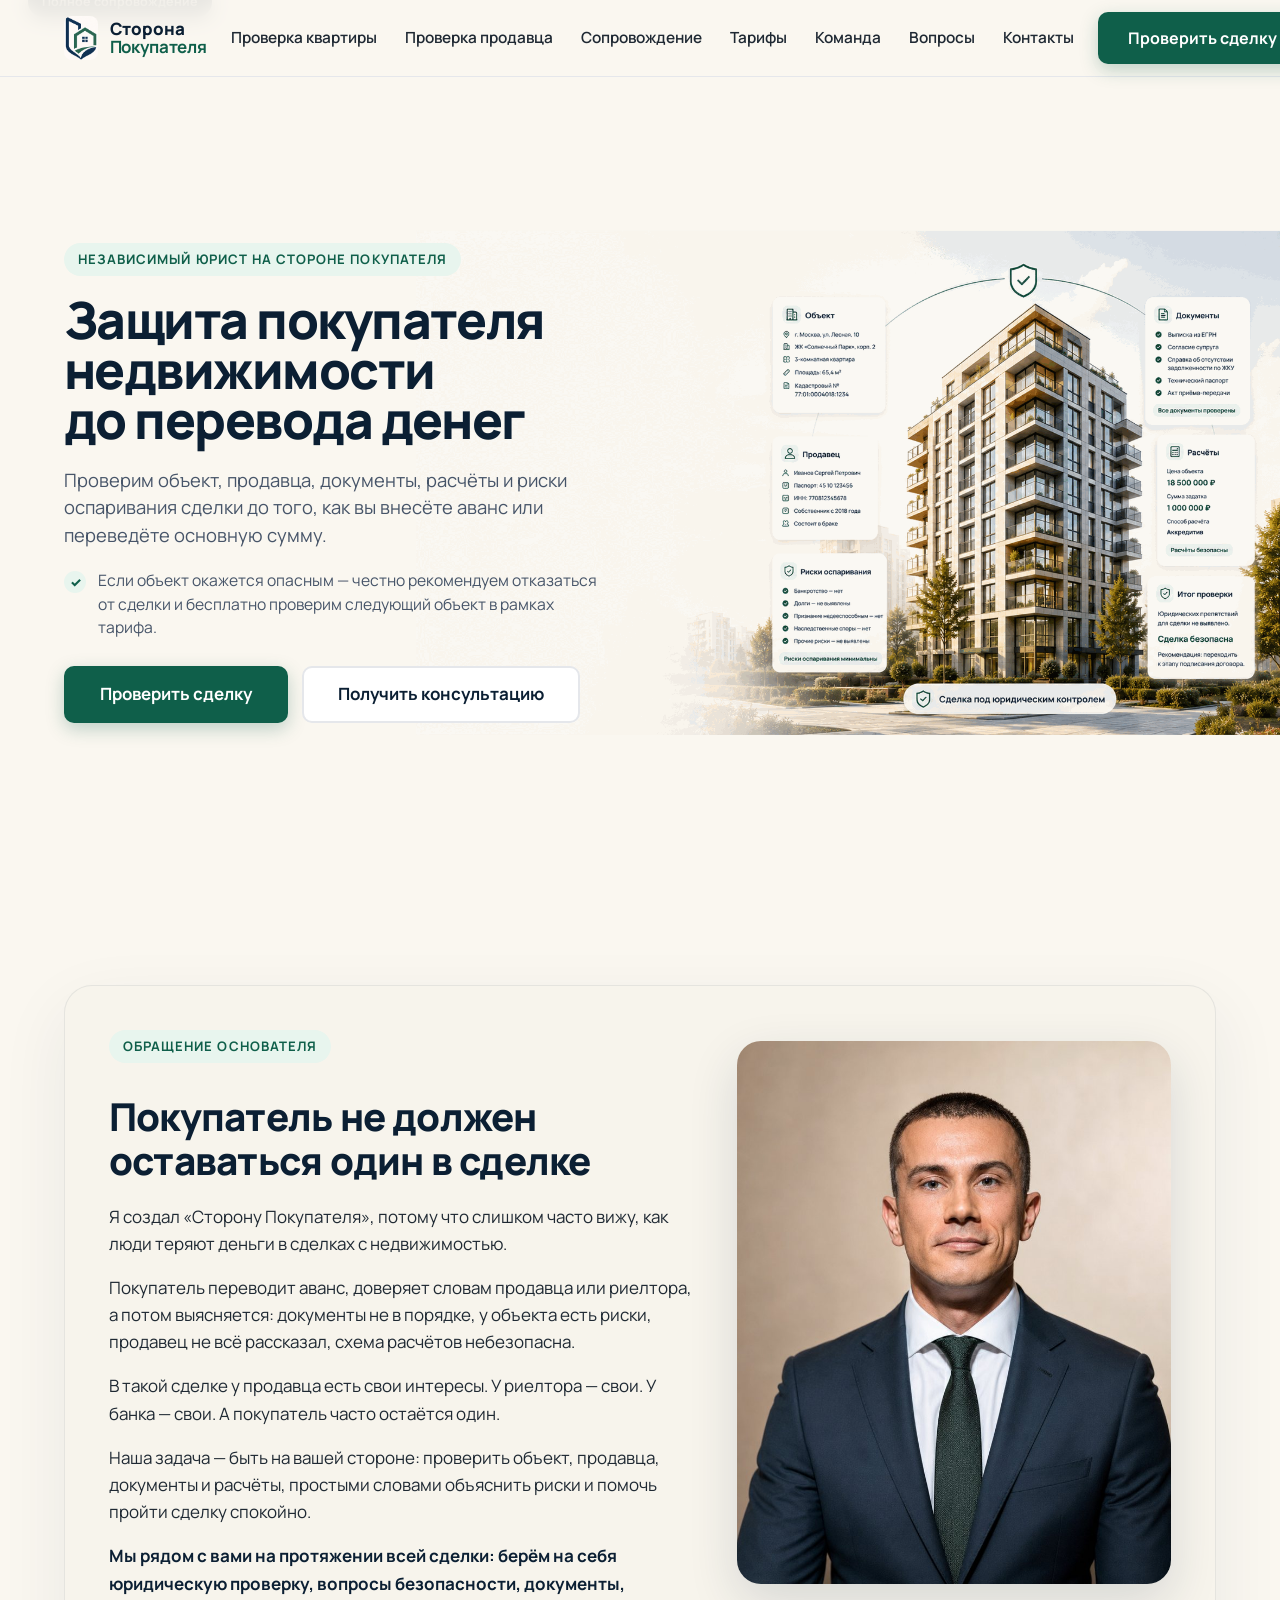
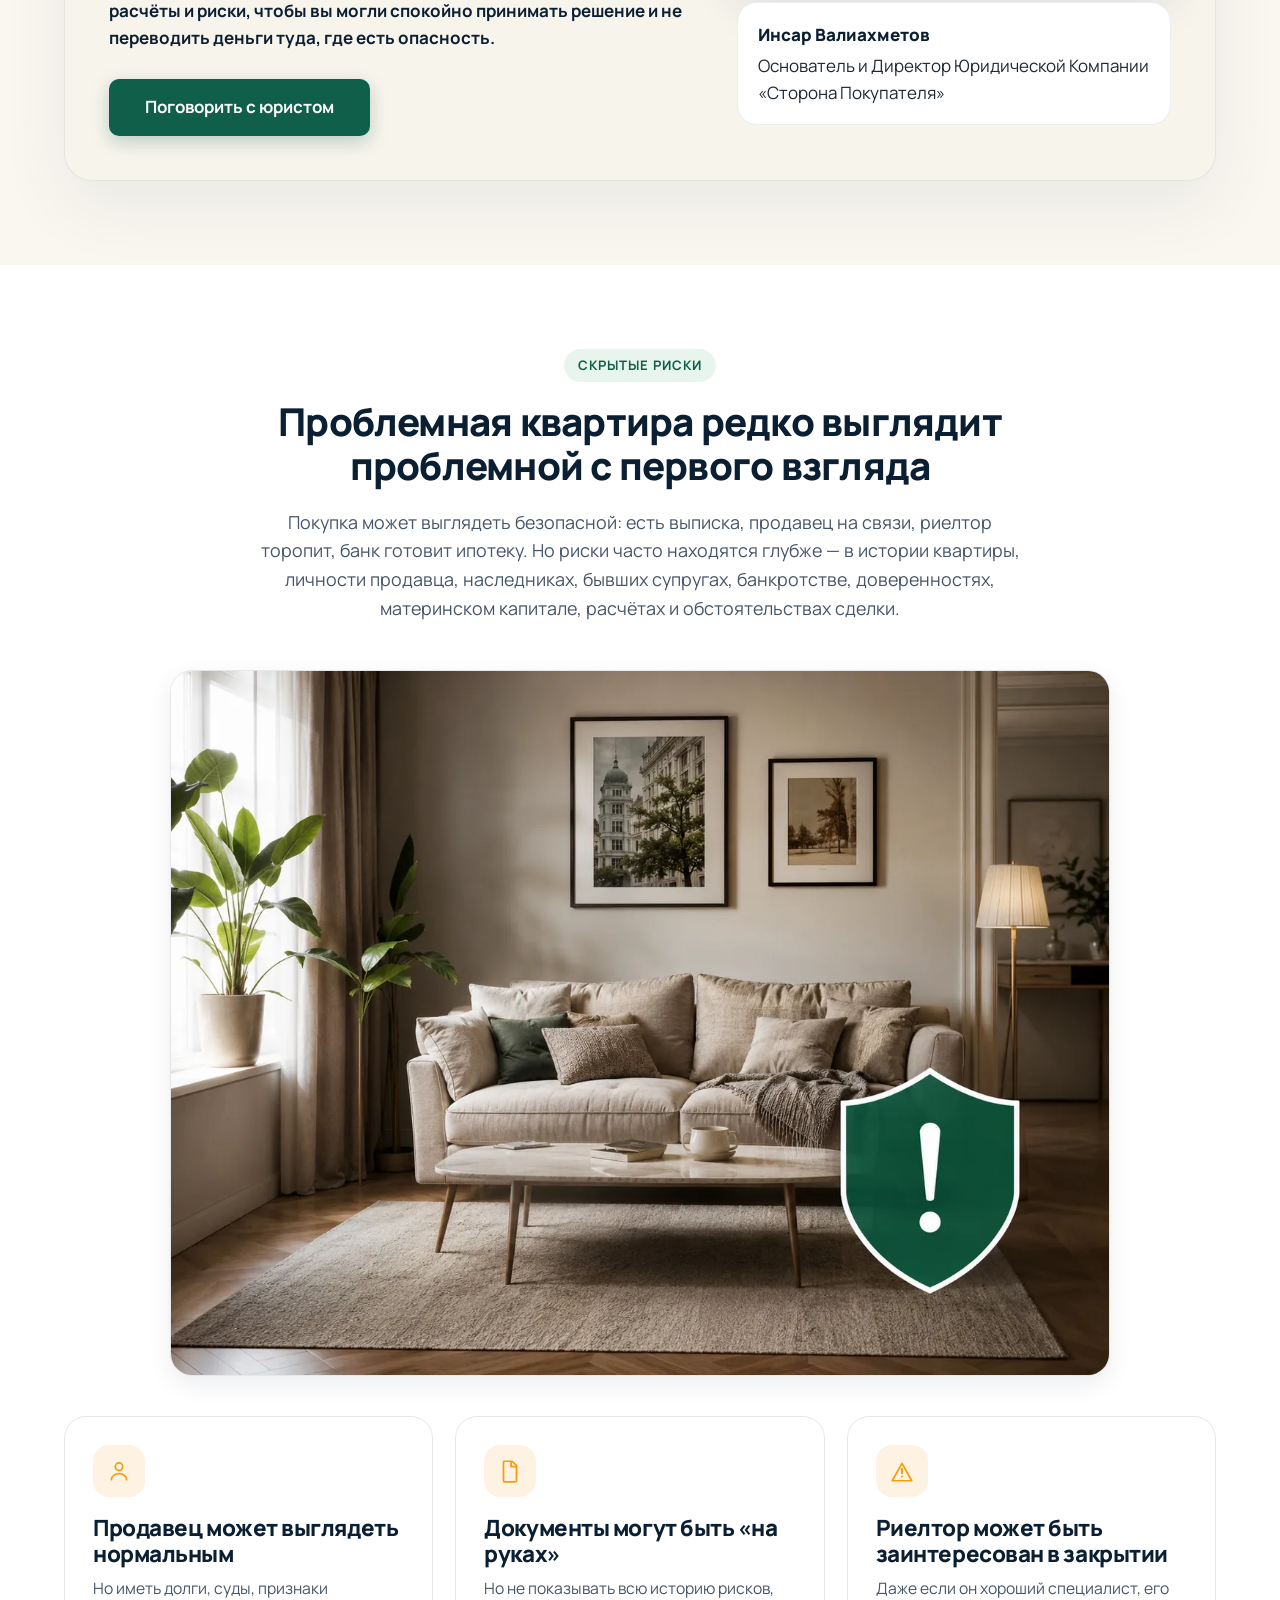
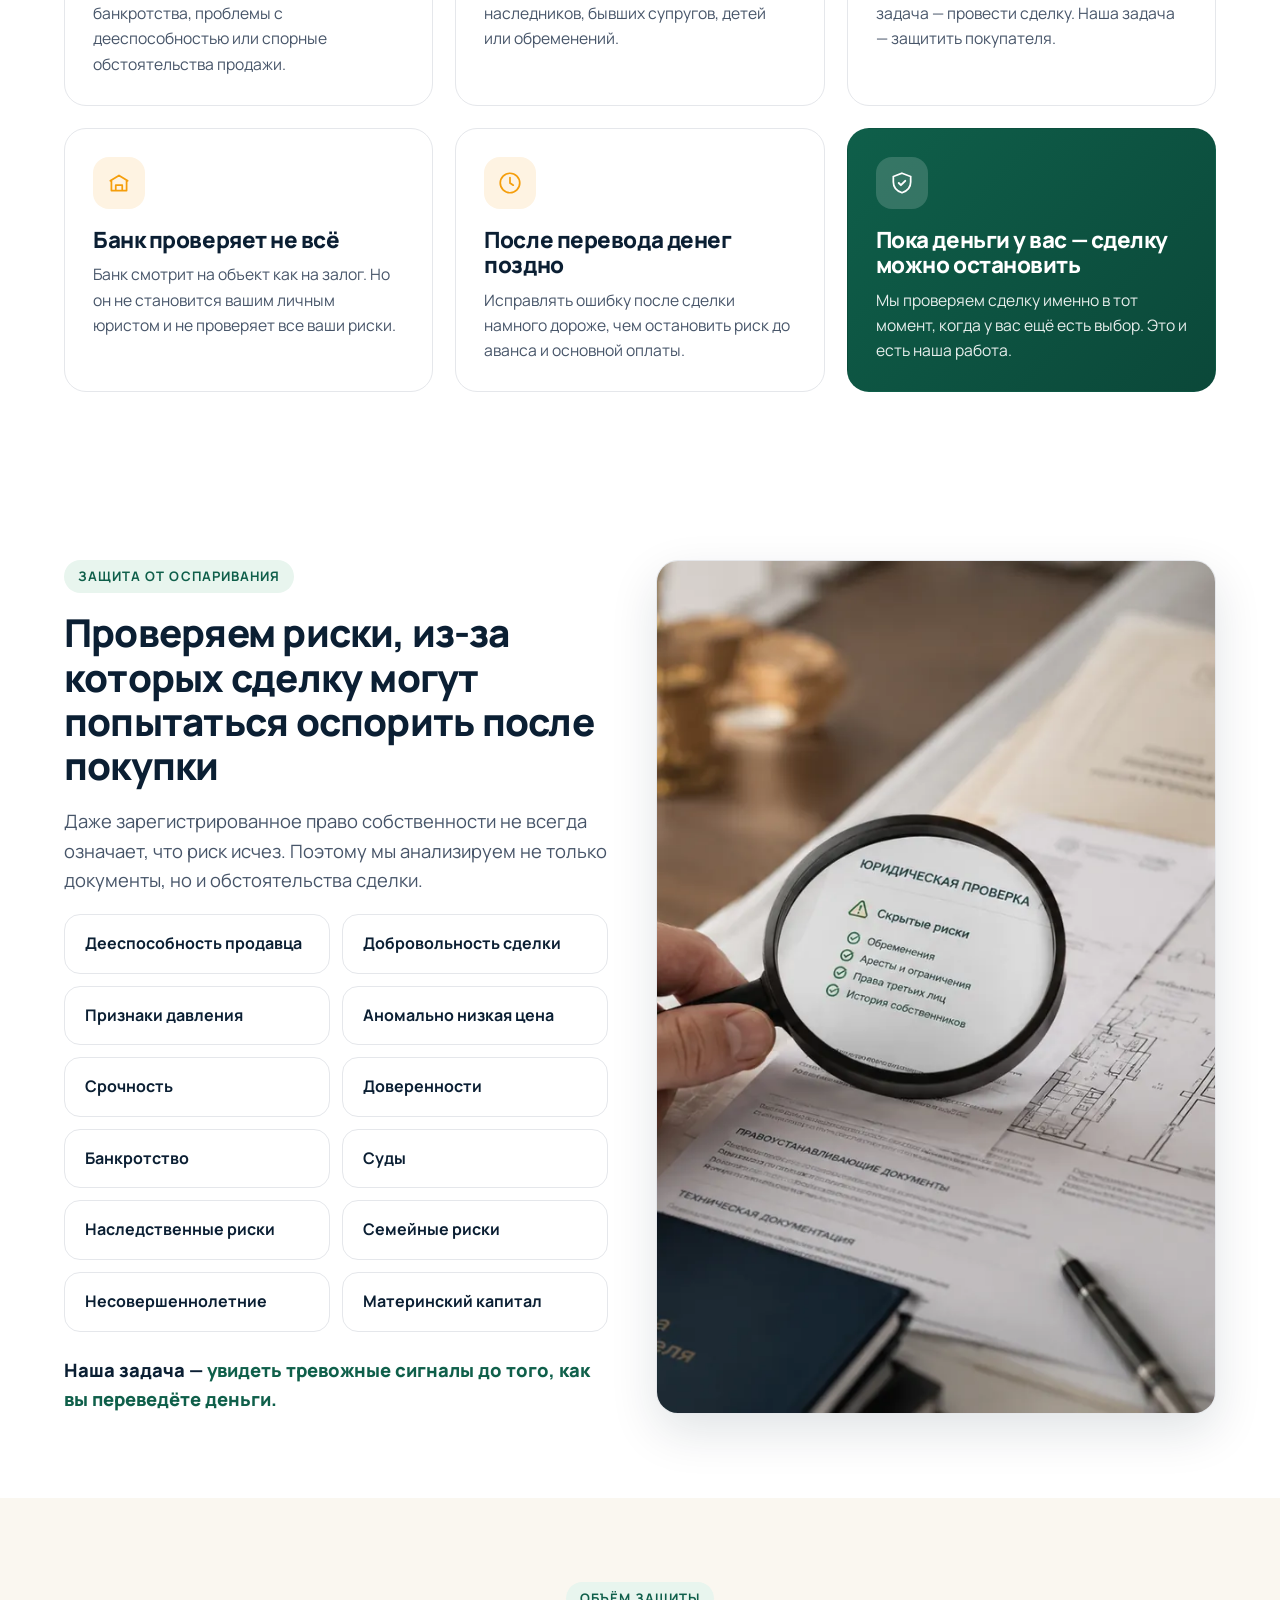
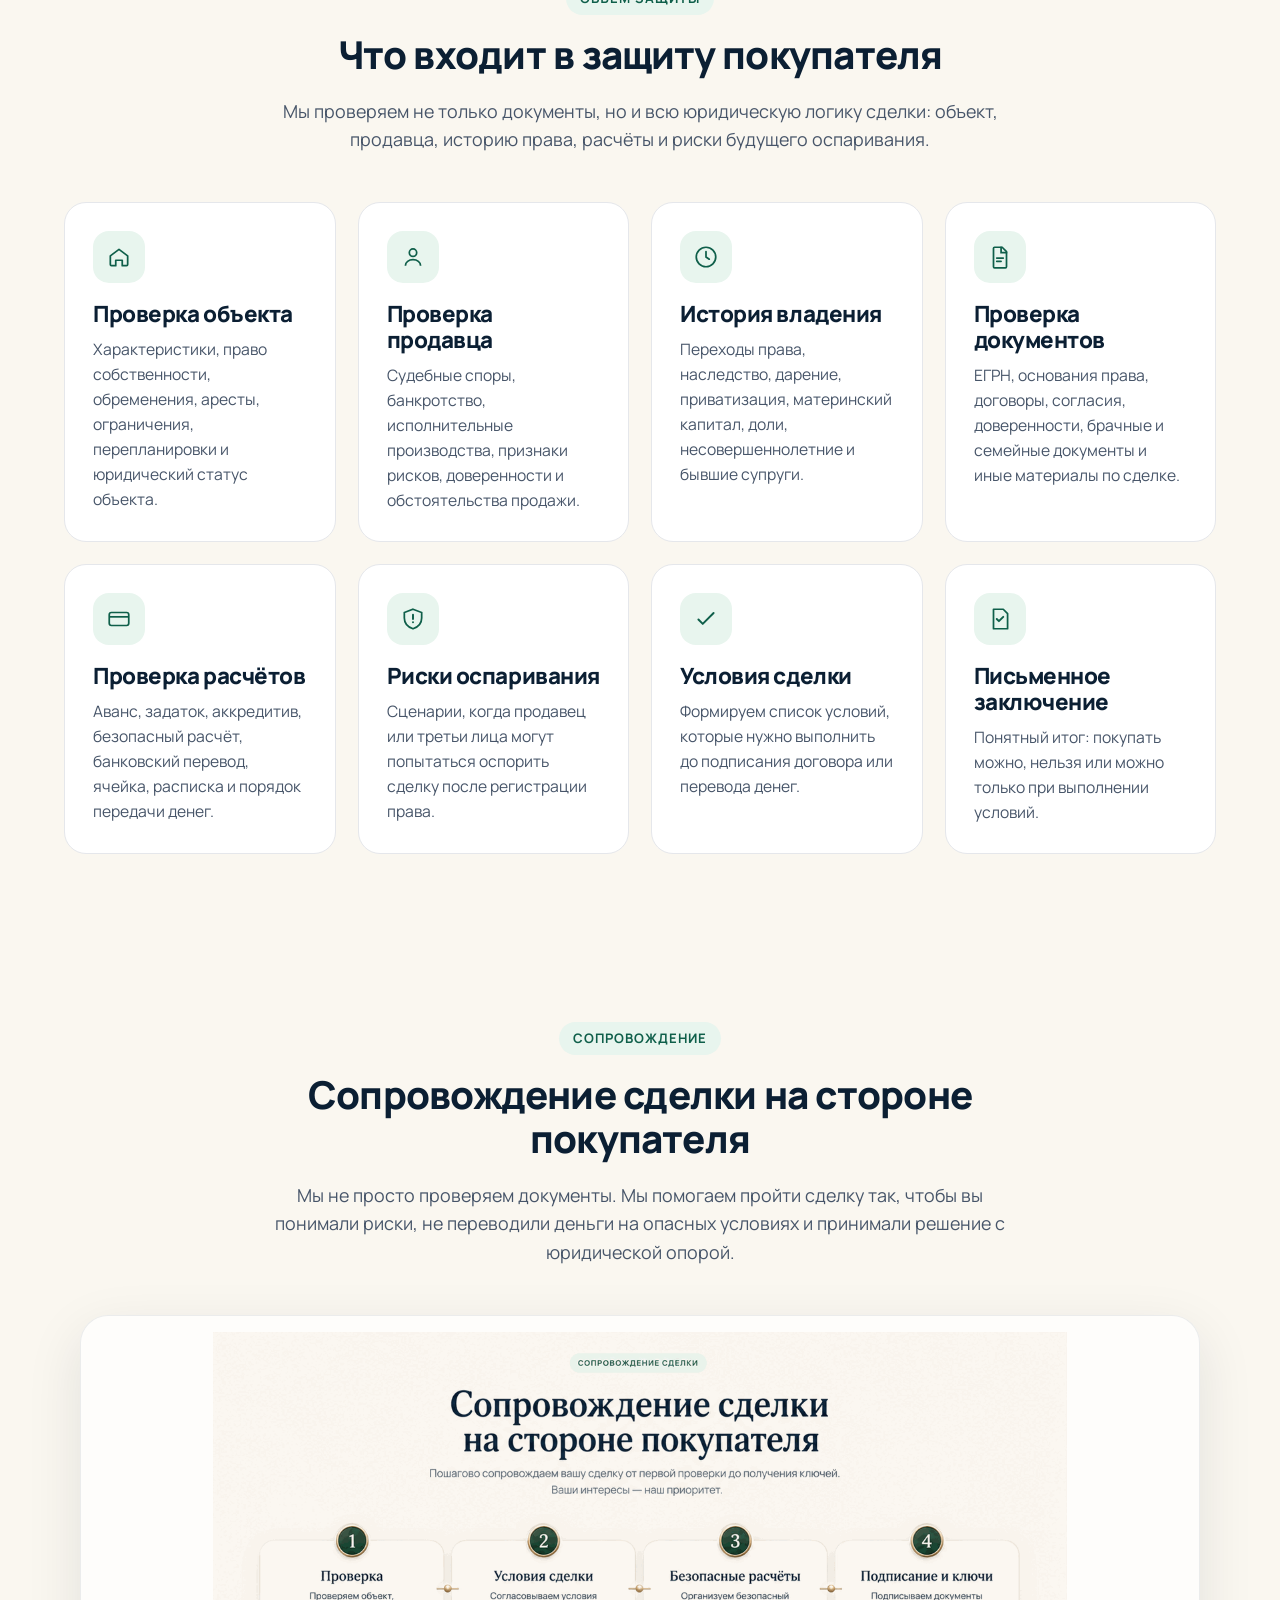
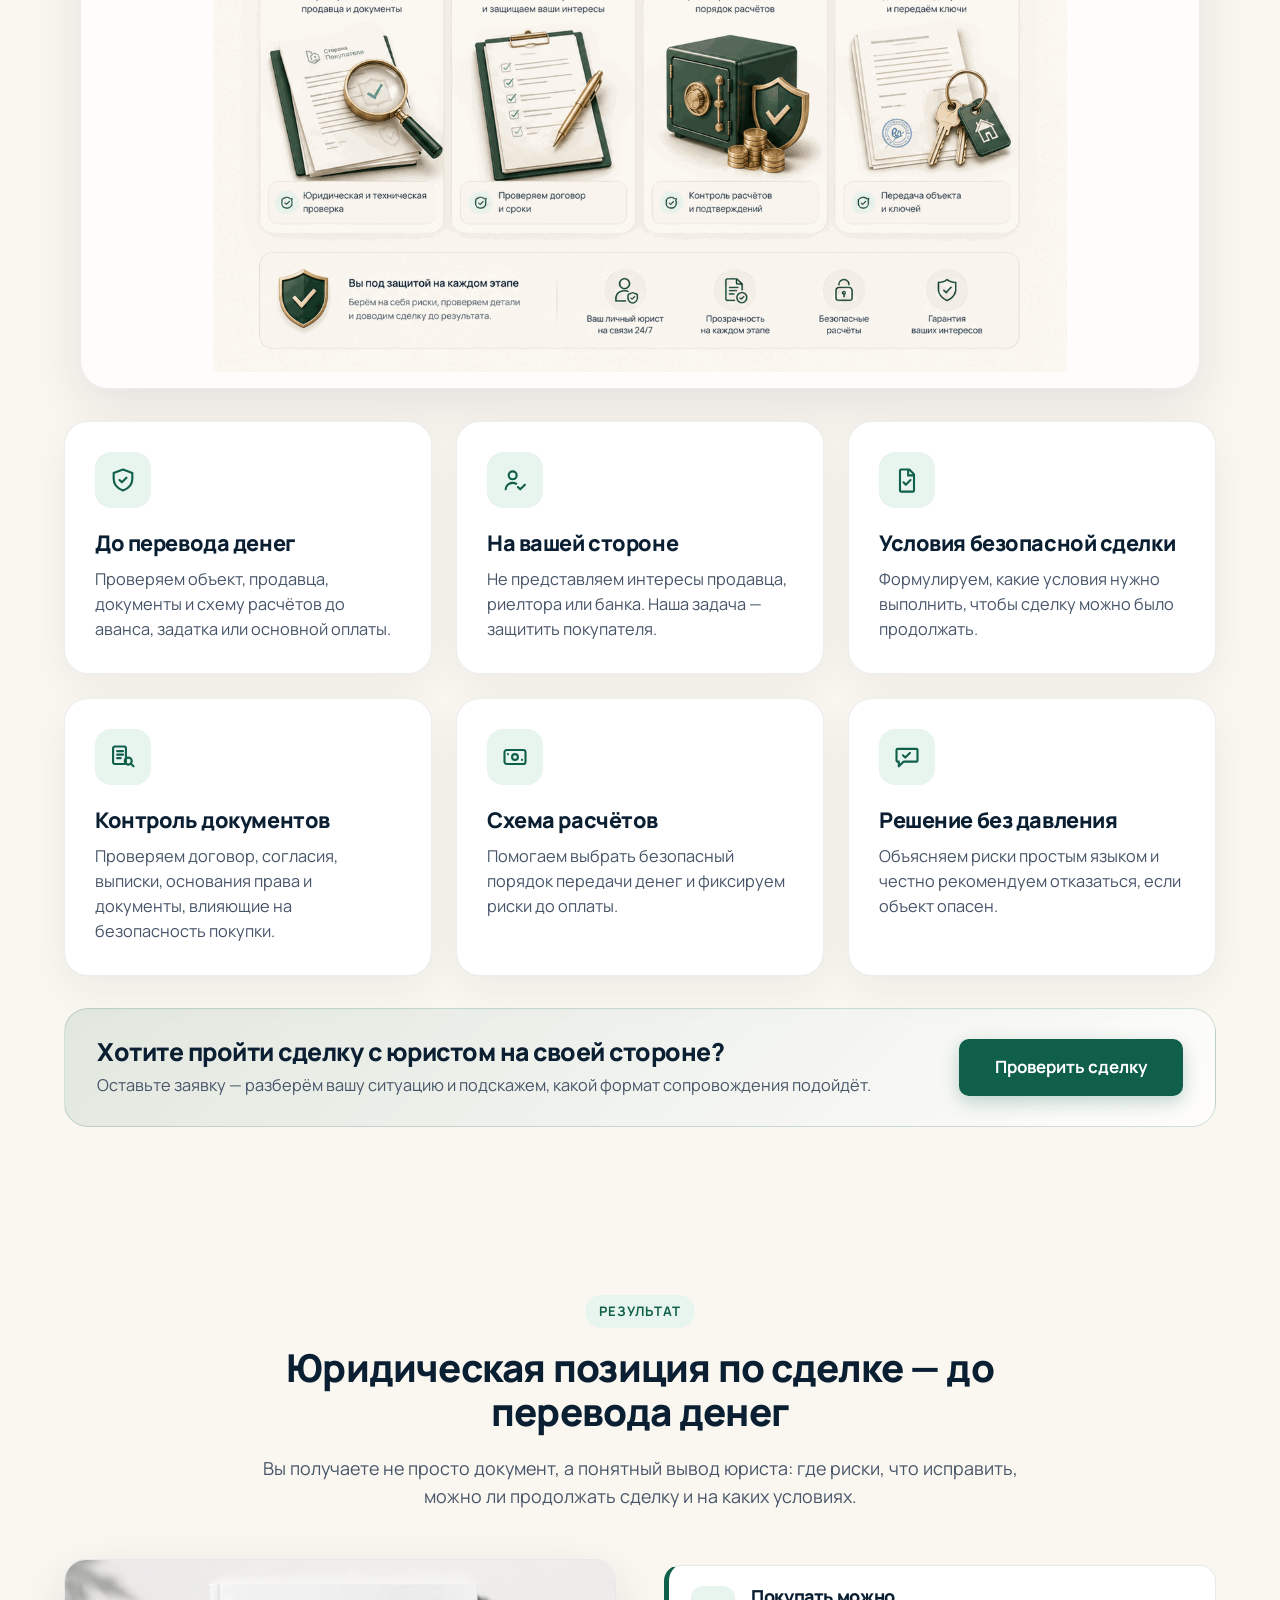
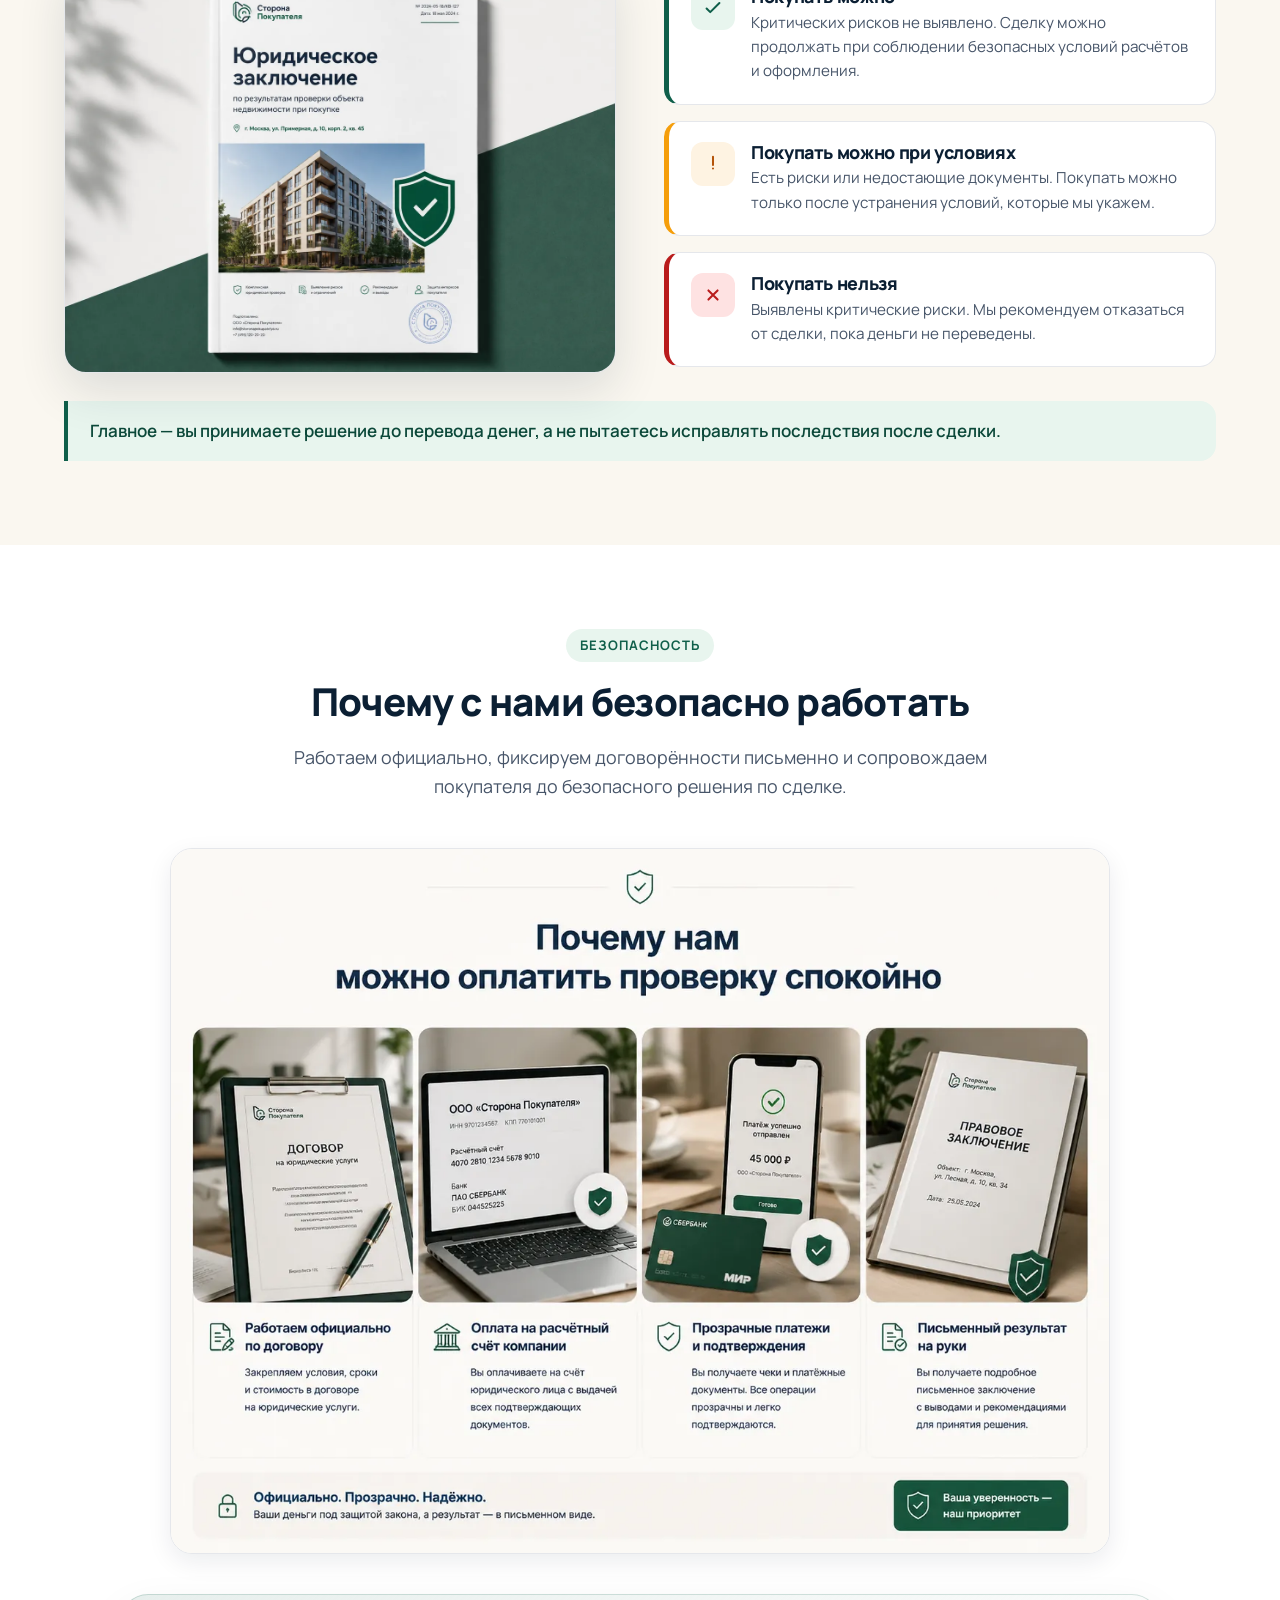
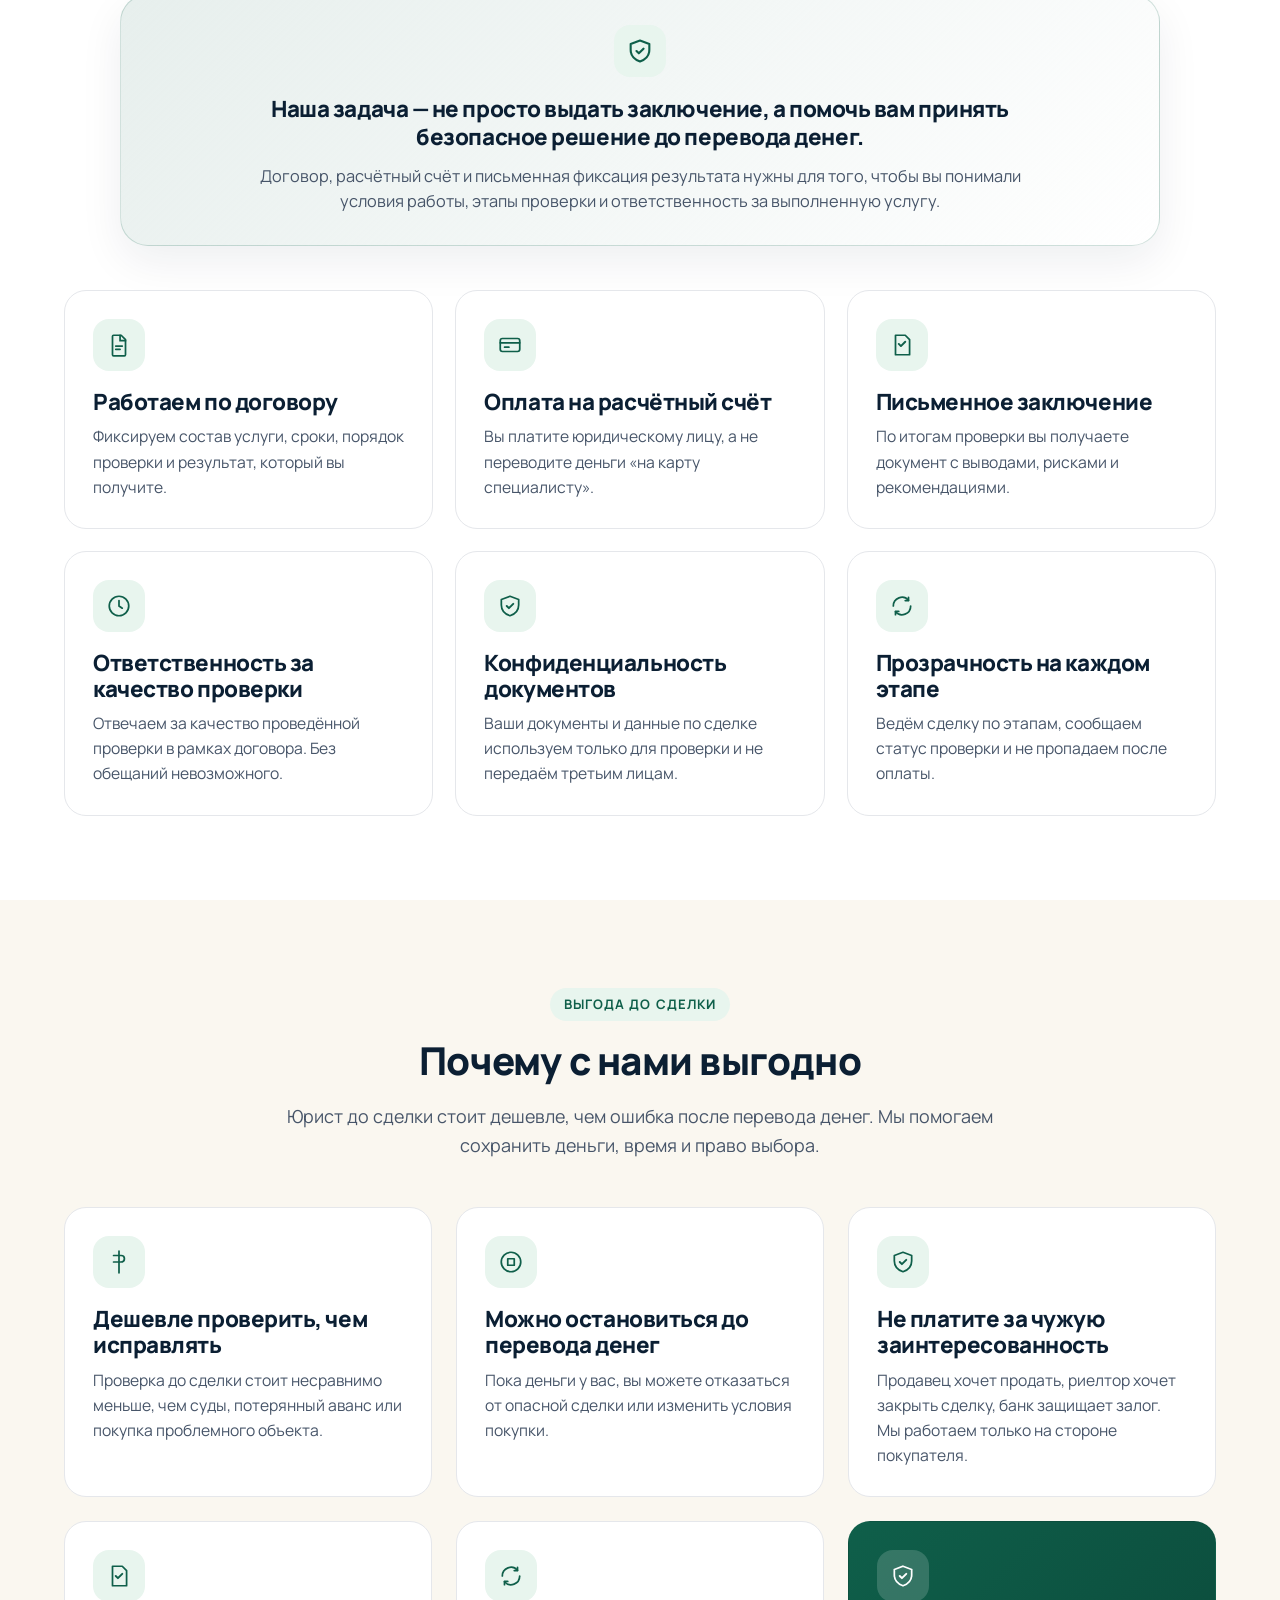
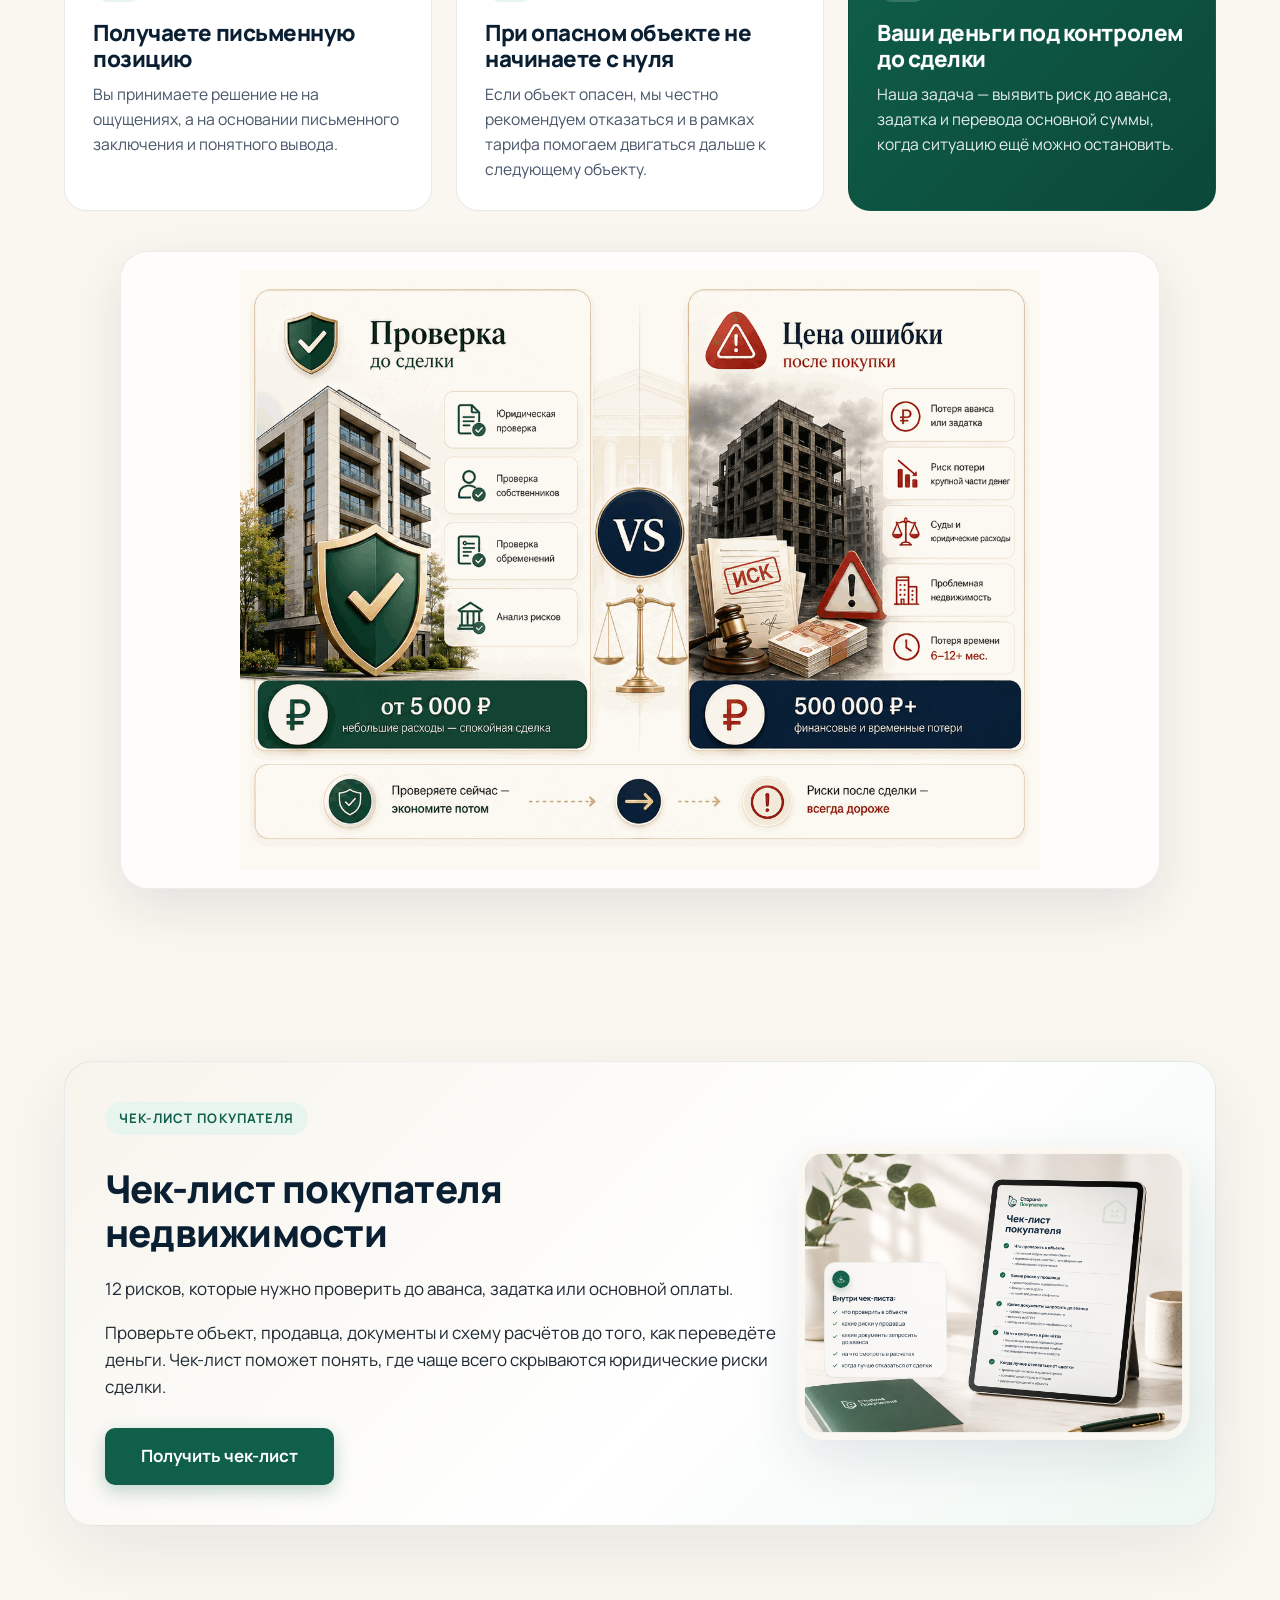
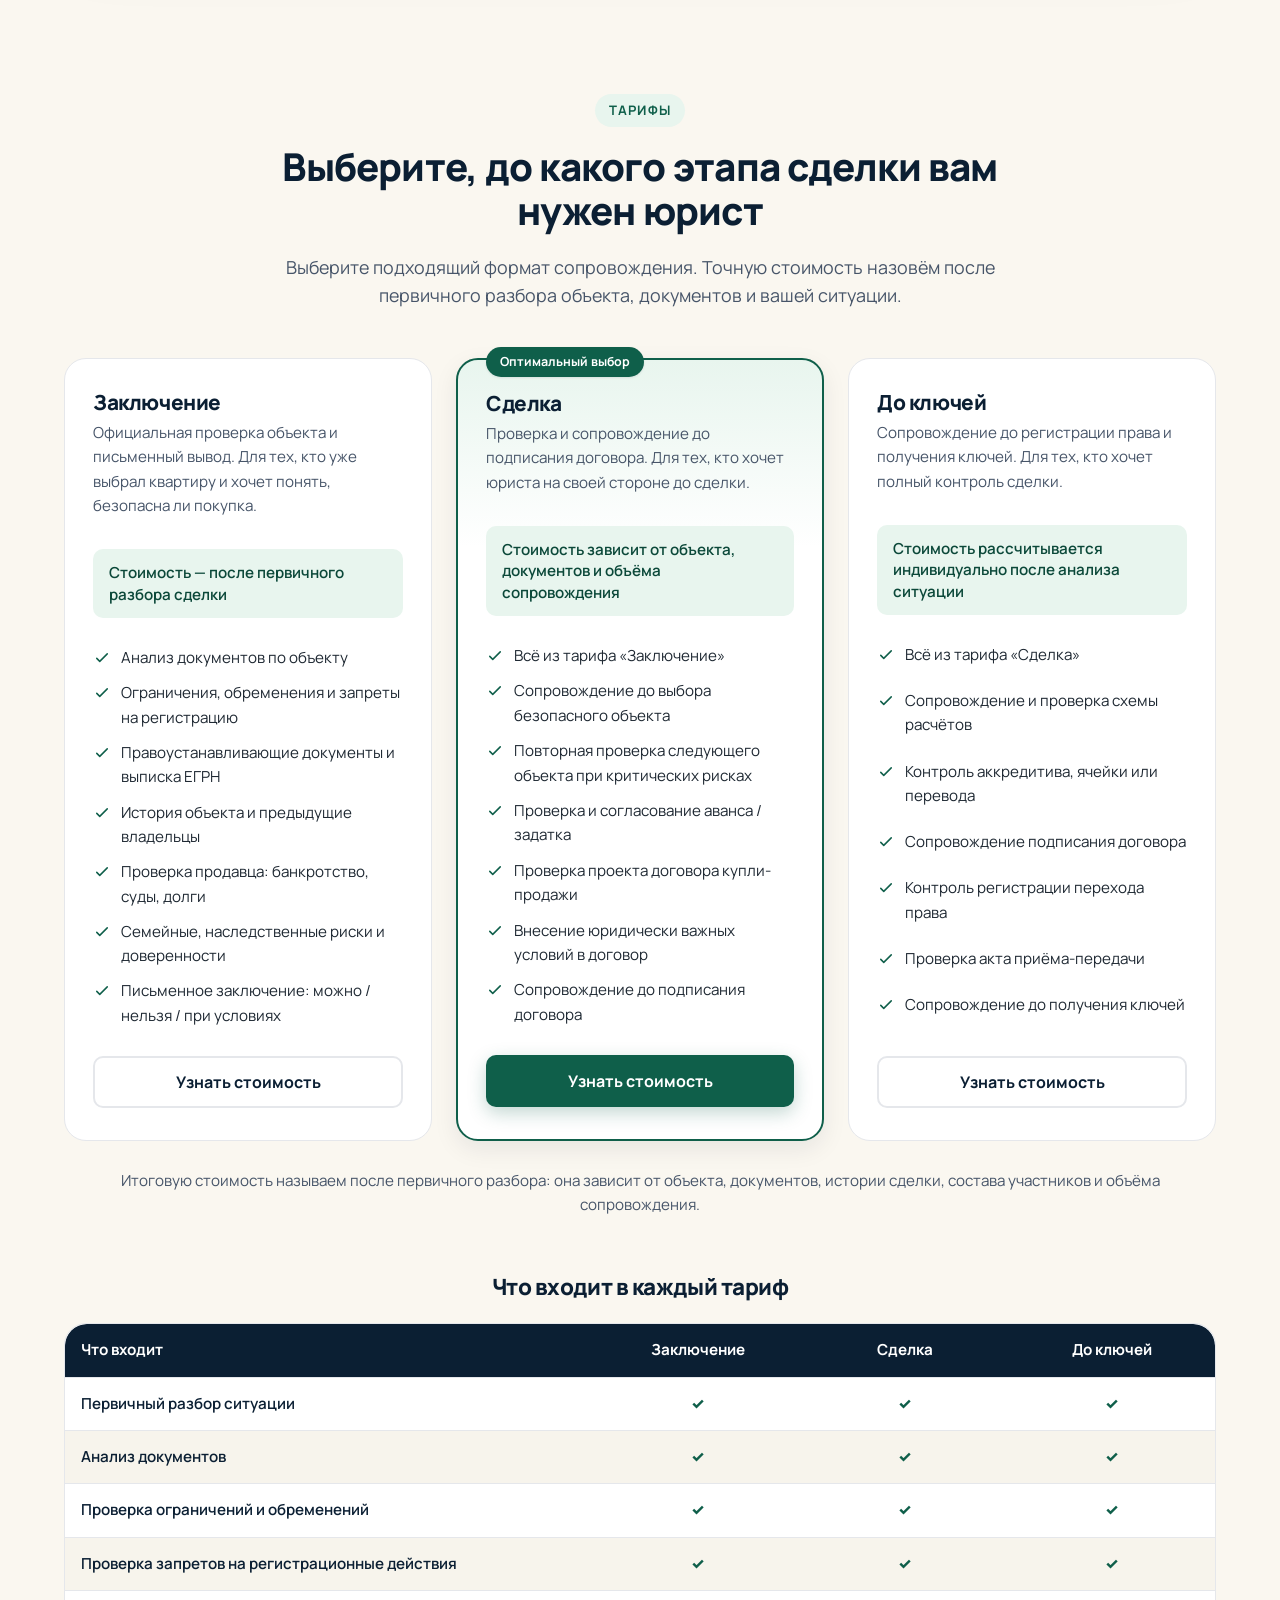
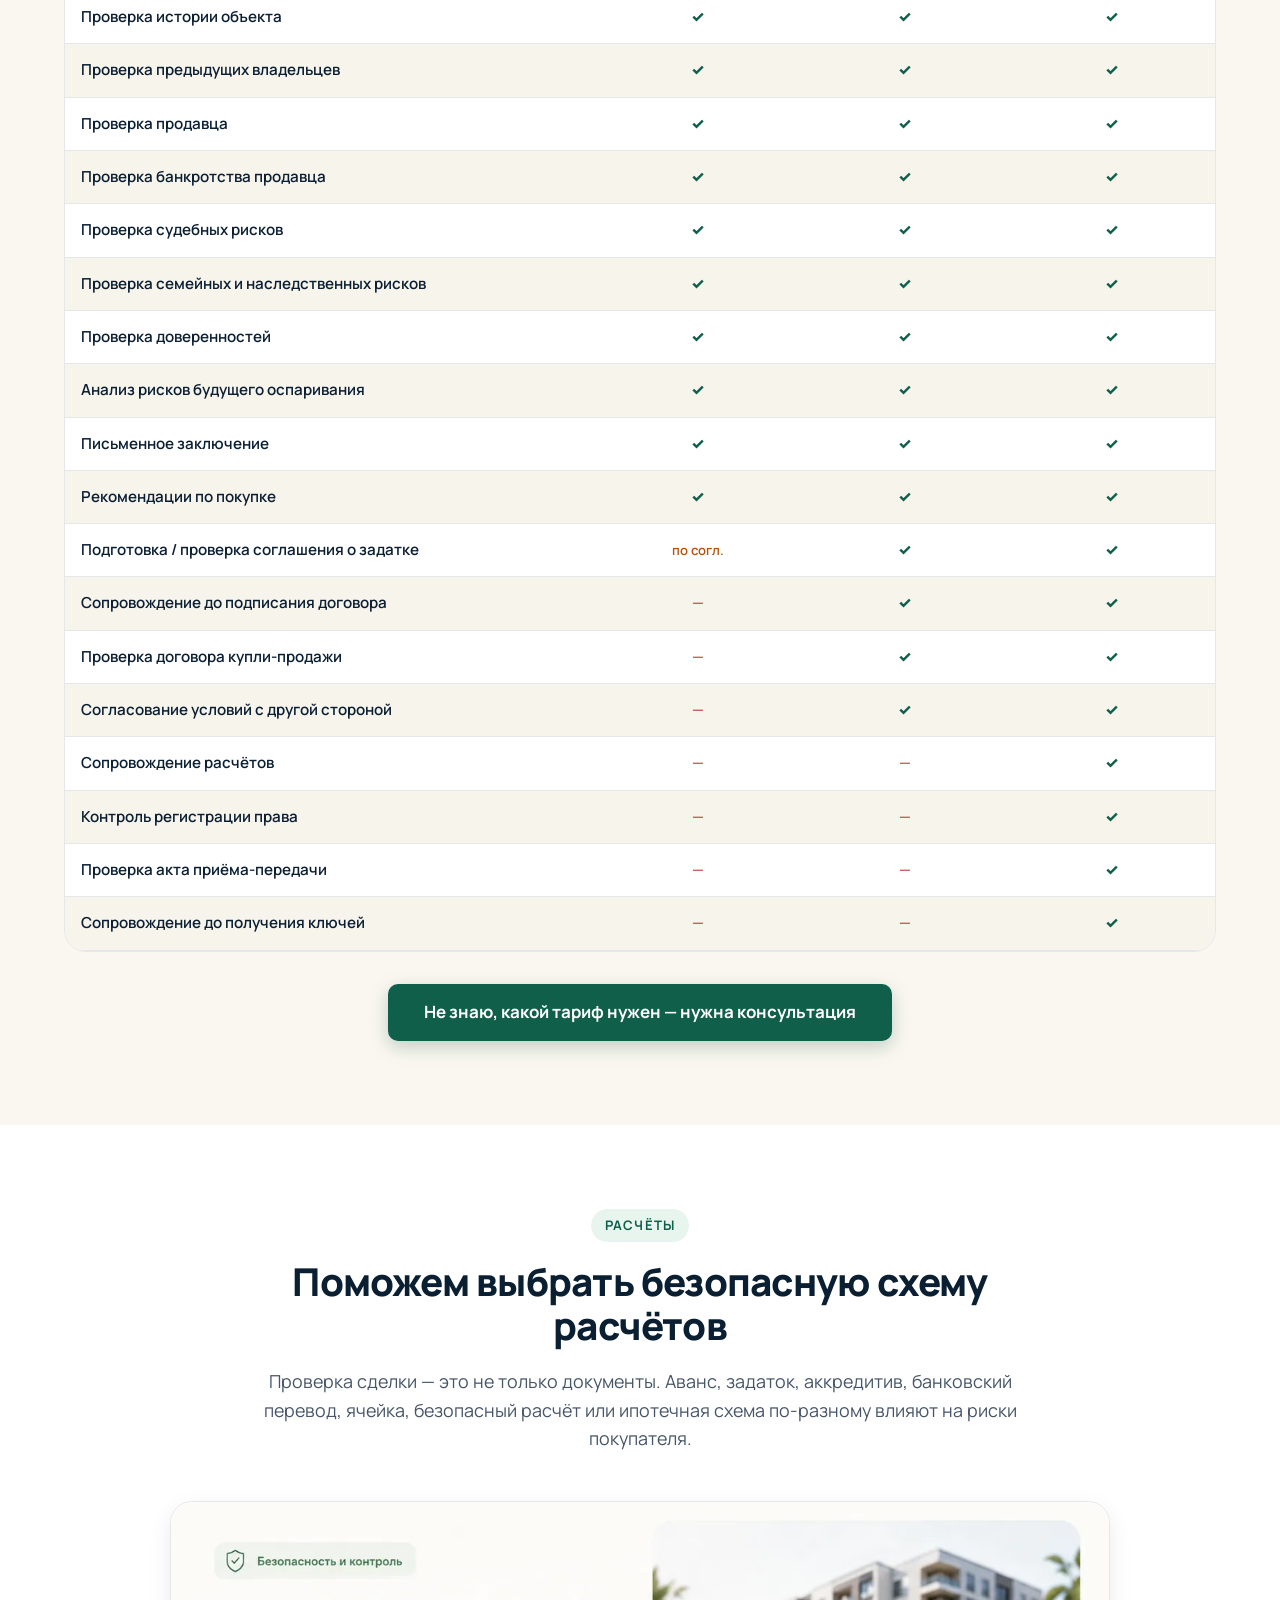
<file: index.html>
<!DOCTYPE html>
<html lang="ru">
<head>
  <meta charset="UTF-8">
  <meta name="viewport" content="width=device-width, initial-scale=1.0">
  <title>Защита покупателя недвижимости — проверка квартиры до сделки | Сторона Покупателя</title>
  <meta name="description" content="Независимый юрист на стороне покупателя недвижимости. Проверим объект, продавца, документы, расчёты и риски оспаривания до перевода денег. Письменное заключение, договор, официальный расчётный счёт.">
  <meta property="og:title" content="Защита покупателя недвижимости — проверка квартиры до сделки">
  <meta property="og:description" content="Независимый юрист на стороне покупателя: проверим объект, продавца, документы, расчёты и риски оспаривания до перевода денег. Письменное заключение, договор, расчётный счёт.">
  <meta property="og:type" content="website">
  <meta property="og:image" content="deal-dashboard.webp">
  <link rel="preconnect" href="https://fonts.googleapis.com">
  <link rel="preconnect" href="https://fonts.gstatic.com" crossorigin>
  <link href="https://fonts.googleapis.com/css2?family=Inter:wght@400;500;600;700;800&family=Manrope:wght@400;500;600;700;800&display=swap" rel="stylesheet">
  <link rel="stylesheet" href="assets/css/style.css?v=20260623s">
  <link rel="stylesheet" href="assets/css/extra.css?v=20260623s">
  <link rel="icon" href="assets/img/favicon.svg" type="image/svg+xml">

  <!-- Yandex.Metrika counter placeholder — вставьте счётчик и window.YM_COUNTER_ID -->

  <script type="application/ld+json">
  {
    "@context": "https://schema.org",
    "@type": "LegalService",
    "name": "Сторона Покупателя",
    "description": "Независимое юридическое сопровождение покупки недвижимости. Проверка квартиры, продавца, документов и расчётов до перевода денег.",
    "areaServed": "Россия",
    "telephone": "+7 (917) 245-83-86",
    "email": "Lcvmp@mail.ru"
  }
  </script>
</head>
<body>

<!-- Yandex.Metrika counter -->
<script type="text/javascript">
    (function(m,e,t,r,i,k,a){
        m[i]=m[i]||function(){(m[i].a=m[i].a||[]).push(arguments)};
        m[i].l=1*new Date();
        for (var j = 0; j < document.scripts.length; j++) {if (document.scripts[j].src === r) { return; }}
        k=e.createElement(t),a=e.getElementsByTagName(t)[0],k.async=1,k.src=r,a.parentNode.insertBefore(k,a)
    })(window, document,'script','https://mc.yandex.ru/metrika/tag.js?id=110106539', 'ym');

    ym(110106539, 'init', {ssr:true, webvisor:true, clickmap:true, ecommerce:"dataLayer", referrer: document.referrer, url: location.href, accurateTrackBounce:true, trackLinks:true});
</script>
<noscript><div><img src="https://mc.yandex.ru/watch/110106539" style="position:absolute; left:-9999px;" alt="" /></div></noscript>
<!-- /Yandex.Metrika counter -->
<script>window.YM_COUNTER_ID = 110106539;</script>

  <!-- ====================== HEADER ====================== -->
  <header class="header">
    <div class="container header__inner">
      <a class="logo" href="index.html" aria-label="Сторона Покупателя — на главную">
        <img class="logo__mark" src="emblem.png" alt="Сторона Покупателя" width="34" height="44">
        <span class="logo__text"><b>Сторона</b><span>Покупателя</span></span>
      </a>

      <nav class="nav" aria-label="Основная навигация">
        <a href="#check-apartment">Проверка квартиры</a>
        <a href="#check-seller">Проверка продавца</a>
        <a href="#support">Сопровождение</a>
        <a href="#pricing">Тарифы</a>
        <a href="#team">Команда</a>
        <a href="#faq">Вопросы</a>
        <a href="contacts.html">Контакты</a>
        <a class="btn btn--primary nav-cta-mobile" href="#lead-form"
   data-open-lead-modal
   data-modal-eyebrow="ЗАЯВКА НА ПРОВЕРКУ СДЕЛКИ"
   data-modal-title="Проверить сделку"
   data-modal-text="Оставьте телефон — мы свяжемся с вами, уточним ситуацию и подскажем, с чего начать проверку.">Проверить сделку</a>
      </nav>

      <a class="btn btn--primary header__cta" href="#lead-form" 
        data-open-lead-modal
   data-goal="cta_header"
   data-modal-eyebrow="ЗАЯВКА НА ПРОВЕРКУ СДЕЛКИ"
   data-modal-title="Проверить сделку"
   data-modal-text="Оставьте телефон — мы свяжемся с вами, уточним ситуацию и подскажем, с чего начать проверку.">Проверить сделку</a>

      <button class="burger" aria-label="Открыть меню" aria-expanded="false">
        <span></span><span></span><span></span>
      </button>
    </div>
  </header>

  <main>
    <!-- ====================== HERO ====================== -->
    <section class="hero">
      <div class="container hero-inner">
        <div class="hero-content">
          <span class="eyebrow hero-badge">Независимый юрист на стороне покупателя</span>
          <h1>Защита покупателя недвижимости до&nbsp;перевода денег</h1>
          <p class="hero-lead">Проверим объект, продавца, документы, расчёты и риски оспаривания сделки до того, как вы внесёте аванс или переведёте основную сумму.</p>

          <p class="hero-note">Если объект окажется опасным — честно рекомендуем отказаться от сделки и бесплатно проверим следующий объект в рамках тарифа.</p>

          <div class="hero-actions">
            <button class="btn btn--primary btn--lg" type="button"
   data-open-lead-modal
   data-goal="cta_hero"
   data-modal-eyebrow="ЗАЯВКА НА ПРОВЕРКУ СДЕЛКИ"
   data-modal-title="Проверить сделку"
   data-modal-text="Оставьте телефон — мы свяжемся с вами, уточним ситуацию и подскажем, с чего начать проверку.">Проверить сделку</button>
            <button class="btn btn--secondary btn--lg" type="button"
   data-open-lead-modal
   data-goal="cta_hero_consult"
   data-modal-eyebrow="КОНСУЛЬТАЦИЯ ЮРИСТА"
   data-modal-title="Получить консультацию"
   data-modal-text="Оставьте телефон — мы свяжемся с вами, уточним ситуацию и подскажем, какой формат проверки подойдёт.">Получить консультацию</button>
          </div>
        </div>

        <div class="hero-visual mobile-hide" aria-hidden="true">
          <img src="assets/images/generated/hero-main-final.png" alt="" width="1500" height="844" loading="eager" fetchpriority="high">
        </div>
      </div>
    </section>

    <!-- ===================== FOUNDER MESSAGE ===================== -->
<section class="section founder-message" id="founder-message">
  <div class="container">
    <div class="founder-message__card reveal" style="background: #f7f4ec; border: 1px solid rgba(19, 43, 70, 0.08); border-radius: 28px; padding: 44px; display: grid; grid-template-columns: minmax(0, 1.15fr) minmax(280px, 0.85fr); gap: 40px; align-items: center; box-shadow: 0 24px 70px rgba(19, 43, 70, 0.07);">
      
      <div class="founder-message__content">
        <span class="eyebrow">ОБРАЩЕНИЕ ОСНОВАТЕЛЯ</span>
        <h2 style="margin-top: 14px;">Покупатель не должен оставаться один в сделке</h2>

        <p class="section-lead" style="margin-top: 18px;">
          Я создал «Сторону Покупателя», потому что слишком часто вижу, как люди теряют деньги в сделках с недвижимостью.
        </p>

        <p style="margin-top: 16px; color: var(--muted);">
          Покупатель переводит аванс, доверяет словам продавца или риелтора, а потом выясняется: документы не в порядке, у объекта есть риски, продавец не всё рассказал, схема расчётов небезопасна.
        </p>

        <p style="margin-top: 16px; color: var(--muted);">
          В такой сделке у продавца есть свои интересы. У риелтора — свои. У банка — свои. А покупатель часто остаётся один.
        </p>

        <p style="margin-top: 16px; color: var(--muted);">
          Наша задача — быть на вашей стороне: проверить объект, продавца, документы и расчёты, простыми словами объяснить риски и помочь пройти сделку спокойно.
        </p>

        <p style="margin-top: 16px; color: var(--navy); font-weight: 700;">
  Мы рядом с вами на протяжении всей сделки: берём на себя юридическую проверку, вопросы безопасности, документы, расчёты и риски, чтобы вы могли спокойно принимать решение и не переводить деньги туда, где есть опасность.
</p>

        <div style="margin-top: 28px;">
          <button class="btn btn--primary btn--lg" type="button"
            data-open-lead-modal
            data-goal="founder_consult"
            data-modal-eyebrow="КОНСУЛЬТАЦИЯ ЮРИСТА"
            data-modal-title="Поговорить с юристом"
            data-modal-text="Оставьте телефон — мы свяжемся с вами, уточним ситуацию и подскажем, как безопасно пройти сделку.">
            Поговорить с юристом
          </button>
        </div>
      </div>

      <div class="founder-message__visual" style="position: relative;">
        <div style="border-radius: 24px; overflow: hidden; box-shadow: 0 18px 50px rgba(19, 43, 70, 0.14);">
          <img
            src="insar.jpg"
            alt="Инсар Валиахметов — основатель сервиса Сторона Покупателя"
            loading="lazy"
            style="display: block; width: 100%; height: auto;"
          >
        </div>

        <div style="margin-top: 18px; background: #ffffff; border-radius: 20px; padding: 18px 20px; border: 1px solid rgba(19, 43, 70, 0.08);">
          <div style="font-weight: 800; color: var(--navy);">Инсар Валиахметов</div>
          <div style="margin-top: 4px; color: var(--muted);">Основатель и Директор Юридической Компании «Сторона Покупателя»</div>
        </div>
      </div>

    </div>
  </div>
</section>
<!-- =================== /FOUNDER MESSAGE ===================== -->

    <!-- ====================== PAIN ====================== -->
    <section class="section section--alt" id="check-apartment">
      <div class="container">
        <div class="section-head reveal">
          <span class="eyebrow">Скрытые риски</span>
          <h2>Проблемная квартира редко выглядит проблемной с первого взгляда</h2>
          <p>Покупка может выглядеть безопасной: есть выписка, продавец на связи, риелтор торопит, банк готовит ипотеку. Но риски часто находятся глубже — в истории квартиры, личности продавца, наследниках, бывших супругах, банкротстве, доверенностях, материнском капитале, расчётах и обстоятельствах сделки.</p>
        </div>
        <div class="showcase reveal">
          <img src="assets/images/generated/problem-apartment-living-room.webp" alt="Внешне благополучная квартира может скрывать юридические риски" loading="lazy" width="1280" height="960">
        </div>
        <div class="grid grid--3">
          <article class="card card--pain reveal">
            <div class="card__icon"><svg width="26" height="26" viewBox="0 0 24 24" fill="none"><circle cx="12" cy="8" r="3.4" stroke="currentColor" stroke-width="1.6"/><path d="M5 20c0-3.3 3.1-5.5 7-5.5s7 2.2 7 5.5" stroke="currentColor" stroke-width="1.6" stroke-linecap="round"/></svg></div>
            <h3>Продавец может выглядеть нормальным</h3>
            <p>Но иметь долги, суды, признаки банкротства, проблемы с дееспособностью или спорные обстоятельства продажи.</p>
          </article>
          <article class="card card--pain reveal">
            <div class="card__icon"><svg width="26" height="26" viewBox="0 0 24 24" fill="none"><path d="M7 3h7l4 4v14a1 1 0 01-1 1H7a1 1 0 01-1-1V4a1 1 0 011-1z" stroke="currentColor" stroke-width="1.6"/><path d="M13 3v5h5" stroke="currentColor" stroke-width="1.6"/></svg></div>
            <h3>Документы могут быть «на руках»</h3>
            <p>Но не показывать всю историю рисков, наследников, бывших супругов, детей или обременений.</p>
          </article>
          <article class="card card--pain reveal">
            <div class="card__icon"><svg width="26" height="26" viewBox="0 0 24 24" fill="none"><path d="M3 21l9-16 9 16z" stroke="currentColor" stroke-width="1.6" stroke-linejoin="round"/><path d="M12 10v4M12 17h.01" stroke="currentColor" stroke-width="1.8" stroke-linecap="round"/></svg></div>
            <h3>Риелтор может быть заинтересован в закрытии</h3>
            <p>Даже если он хороший специалист, его задача — провести сделку. Наша задача — защитить покупателя.</p>
          </article>
          <article class="card card--pain reveal">
            <div class="card__icon"><svg width="26" height="26" viewBox="0 0 24 24" fill="none"><path d="M4 10l8-5 8 5M5 10v9h14v-9M9 19v-5h6v5" stroke="currentColor" stroke-width="1.6" stroke-linecap="round" stroke-linejoin="round"/></svg></div>
            <h3>Банк проверяет не всё</h3>
            <p>Банк смотрит на объект как на залог. Но он не становится вашим личным юристом и не проверяет все ваши риски.</p>
          </article>
          <article class="card card--pain reveal">
            <div class="card__icon"><svg width="26" height="26" viewBox="0 0 24 24" fill="none"><circle cx="12" cy="12" r="9" stroke="currentColor" stroke-width="1.6"/><path d="M12 7v5l3 2" stroke="currentColor" stroke-width="1.6" stroke-linecap="round"/></svg></div>
            <h3>После перевода денег поздно</h3>
            <p>Исправлять ошибку после сделки намного дороже, чем остановить риск до аванса и основной оплаты.</p>
          </article>
          <article class="card reveal" style="background:linear-gradient(135deg,var(--green),var(--green-dark));border-color:transparent;color:#fff;">
            <div class="card__icon" style="background:rgba(255,255,255,.16);color:#fff;"><svg width="26" height="26" viewBox="0 0 24 24" fill="none"><path d="M12 3l8 3v5c0 5-3.4 8.4-8 10-4.6-1.6-8-5-8-10V6l8-3z" stroke="currentColor" stroke-width="1.6"/><path d="M9 12l2 2 4-4" stroke="currentColor" stroke-width="1.8" stroke-linecap="round" stroke-linejoin="round"/></svg></div>
            <h3 style="color:#fff;">Пока деньги у вас — сделку можно остановить</h3>
            <p style="color:rgba(255,255,255,.9);">Мы проверяем сделку именно в тот момент, когда у вас ещё есть выбор. Это и есть наша работа.</p>
          </article>
        </div>
      </div>
    </section>

    <!-- ====================== DISPUTE RISKS ====================== -->
    <section class="section section--alt" id="risks">
      <div class="container result-grid split-img">
        <div class="reveal">
          <span class="eyebrow">Защита от оспаривания</span>
          <h2>Проверяем риски, из-за которых сделку могут попытаться оспорить после покупки</h2>
          <p class="lead">Даже зарегистрированное право собственности не всегда означает, что риск исчез. Поэтому мы анализируем не только документы, но и обстоятельства сделки.</p>
          <div class="chips" style="margin-top:18px;">
            <div class="chip"><b>Дееспособность продавца</b></div>
            <div class="chip"><b>Добровольность сделки</b></div>
            <div class="chip"><b>Признаки давления</b></div>
            <div class="chip"><b>Аномально низкая цена</b></div>
            <div class="chip"><b>Срочность</b></div>
            <div class="chip"><b>Доверенности</b></div>
            <div class="chip"><b>Банкротство</b></div>
            <div class="chip"><b>Суды</b></div>
            <div class="chip"><b>Наследственные риски</b></div>
            <div class="chip"><b>Семейные риски</b></div>
            <div class="chip"><b>Несовершеннолетние</b></div>
            <div class="chip"><b>Материнский капитал</b></div>
          </div>
          <p class="keyline" style="text-align:left;margin:24px 0 0;font-size:1.15rem;">Наша задача — <span>увидеть тревожные сигналы до того, как вы переведёте деньги.</span></p>
        </div>
        <div class="media reveal">
          <img src="assets/images/generated/legal-risk-documents.webp" alt="Анализ юридических рисков: банкротство, наследники, супруги, доверенности, материнский капитал, срочность и давление" loading="lazy" width="1280" height="960">
        </div>
      </div>
    </section>

    <!-- ====================== WHAT'S IN PROTECTION ====================== -->
    <section class="section" id="check">
      <div class="container">
        <div class="section-head reveal">
          <span class="eyebrow">Объём защиты</span>
          <h2>Что входит в защиту покупателя</h2>
          <p>Мы проверяем не только документы, но и всю юридическую логику сделки: объект, продавца, историю права, расчёты и риски будущего оспаривания.</p>
        </div>

        <div class="grid grid--4">
          <article class="card reveal">
            <div class="card__icon"><svg width="26" height="26" viewBox="0 0 24 24" fill="none"><path d="M4 11l8-6 8 6v8a1 1 0 01-1 1h-4v-5h-6v5H5a1 1 0 01-1-1v-8z" stroke="currentColor" stroke-width="1.6" stroke-linejoin="round"/></svg></div>
            <h3>Проверка объекта</h3>
            <p>Характеристики, право собственности, обременения, аресты, ограничения, перепланировки и юридический статус объекта.</p>
          </article>
          <article class="card reveal" id="check-seller">
            <div class="card__icon"><svg width="26" height="26" viewBox="0 0 24 24" fill="none"><circle cx="12" cy="8" r="3.4" stroke="currentColor" stroke-width="1.6"/><path d="M5 20c0-3.3 3.1-5.5 7-5.5s7 2.2 7 5.5" stroke="currentColor" stroke-width="1.6"/></svg></div>
            <h3>Проверка продавца</h3>
            <p>Судебные споры, банкротство, исполнительные производства, признаки рисков, доверенности и обстоятельства продажи.</p>
          </article>
          <article class="card reveal">
            <div class="card__icon"><svg width="26" height="26" viewBox="0 0 24 24" fill="none"><circle cx="12" cy="12" r="9" stroke="currentColor" stroke-width="1.6"/><path d="M12 7v5l3 2" stroke="currentColor" stroke-width="1.6" stroke-linecap="round"/></svg></div>
            <h3>История владения</h3>
            <p>Переходы права, наследство, дарение, приватизация, материнский капитал, доли, несовершеннолетние и бывшие супруги.</p>
          </article>
          <article class="card reveal">
            <div class="card__icon"><svg width="26" height="26" viewBox="0 0 24 24" fill="none"><path d="M7 3h7l4 4v14a1 1 0 01-1 1H7a1 1 0 01-1-1V4a1 1 0 011-1z" stroke="currentColor" stroke-width="1.6"/><path d="M13 3v5h5M9 13h6M9 16h4" stroke="currentColor" stroke-width="1.6" stroke-linecap="round"/></svg></div>
            <h3>Проверка документов</h3>
            <p>ЕГРН, основания права, договоры, согласия, доверенности, брачные и семейные документы и иные материалы по сделке.</p>
          </article>
          <article class="card reveal">
            <div class="card__icon"><svg width="26" height="26" viewBox="0 0 24 24" fill="none"><rect x="3" y="6" width="18" height="12" rx="2" stroke="currentColor" stroke-width="1.6"/><path d="M3 10h18" stroke="currentColor" stroke-width="1.6"/></svg></div>
            <h3>Проверка расчётов</h3>
            <p>Аванс, задаток, аккредитив, безопасный расчёт, банковский перевод, ячейка, расписка и порядок передачи денег.</p>
          </article>
          <article class="card reveal">
            <div class="card__icon"><svg width="26" height="26" viewBox="0 0 24 24" fill="none"><path d="M12 3l8 3v5c0 5-3.4 8.4-8 10-4.6-1.6-8-5-8-10V6l8-3z" stroke="currentColor" stroke-width="1.6"/><path d="M12 8v4M12 15h.01" stroke="currentColor" stroke-width="1.8" stroke-linecap="round"/></svg></div>
            <h3>Риски оспаривания</h3>
            <p>Сценарии, когда продавец или третьи лица могут попытаться оспорить сделку после регистрации права.</p>
          </article>
          <article class="card reveal">
            <div class="card__icon"><svg width="26" height="26" viewBox="0 0 24 24" fill="none"><path d="M5 12.5l4 4 10-10" stroke="currentColor" stroke-width="1.8" stroke-linecap="round" stroke-linejoin="round"/></svg></div>
            <h3>Условия сделки</h3>
            <p>Формируем список условий, которые нужно выполнить до подписания договора или перевода денег.</p>
          </article>
          <article class="card reveal">
            <div class="card__icon"><svg width="26" height="26" viewBox="0 0 24 24" fill="none"><path d="M6 3h9l4 4v14H6z" stroke="currentColor" stroke-width="1.6" stroke-linejoin="round"/><path d="M9 12l2 2 4-4" stroke="currentColor" stroke-width="1.8" stroke-linecap="round" stroke-linejoin="round"/></svg></div>
            <h3>Письменное заключение</h3>
            <p>Понятный итог: покупать можно, нельзя или можно только при выполнении условий.</p>
          </article>
        </div>
      </div>
    </section>

    <!-- ====================== SUPPORT (сопровождение сделки) ====================== -->
    <section class="section support-section" id="support">
      <div class="container">
        <div class="section-head reveal">
          <span class="eyebrow">Сопровождение</span>
          <h2>Сопровождение сделки на стороне покупателя</h2>
          <p>Мы не просто проверяем документы. Мы помогаем пройти сделку так, чтобы вы понимали риски, не переводили деньги на опасных условиях и принимали решение с юридической опорой.</p>
        </div>
        <div class="support-visual reveal">
          <img src="assets/images/generated/support-steps-final.png" alt="Этапы сопровождения сделки на стороне покупателя: проверка, условия сделки, безопасные расчёты, подписание и ключи" loading="lazy" width="1280" height="960">
        </div>
        <div class="support-grid">
          <article class="support-card reveal">
            <div class="support-card__icon" aria-hidden="true"><svg viewBox="0 0 24 24" fill="none"><path d="M12 3l8 3v5c0 5-3.4 8.4-8 10-4.6-1.6-8-5-8-10V6l8-3z" stroke="currentColor" stroke-width="1.8" stroke-linejoin="round"/><path d="M9 12l2 2 4-4" stroke="currentColor" stroke-width="1.8" stroke-linecap="round" stroke-linejoin="round"/></svg></div>
            <h3>До перевода денег</h3>
            <p>Проверяем объект, продавца, документы и схему расчётов до аванса, задатка или основной оплаты.</p>
          </article>
          <article class="support-card reveal">
            <div class="support-card__icon" aria-hidden="true"><svg viewBox="0 0 24 24" fill="none"><circle cx="10" cy="8" r="3.4" stroke="currentColor" stroke-width="1.8"/><path d="M4 20c0-3.3 2.7-5.5 6-5.5 1.1 0 2.1.2 3 .7" stroke="currentColor" stroke-width="1.8" stroke-linecap="round"/><path d="M14.5 18l2 2 4-4" stroke="currentColor" stroke-width="1.8" stroke-linecap="round" stroke-linejoin="round"/></svg></div>
            <h3>На вашей стороне</h3>
            <p>Не представляем интересы продавца, риелтора или банка. Наша задача — защитить покупателя.</p>
          </article>
          <article class="support-card reveal">
            <div class="support-card__icon" aria-hidden="true"><svg viewBox="0 0 24 24" fill="none"><path d="M7 3h7l4 4v14a1 1 0 01-1 1H7a1 1 0 01-1-1V4a1 1 0 011-1z" stroke="currentColor" stroke-width="1.8" stroke-linejoin="round"/><path d="M13 3v5h5" stroke="currentColor" stroke-width="1.8"/><path d="M9 14l2 2 4-4" stroke="currentColor" stroke-width="1.8" stroke-linecap="round" stroke-linejoin="round"/></svg></div>
            <h3>Условия безопасной сделки</h3>
            <p>Формулируем, какие условия нужно выполнить, чтобы сделку можно было продолжать.</p>
          </article>
          <article class="support-card reveal">
            <div class="support-card__icon" aria-hidden="true"><svg viewBox="0 0 24 24" fill="none"><rect x="3.5" y="3" width="11" height="15" rx="1.5" stroke="currentColor" stroke-width="1.8"/><path d="M7 7h5M7 10h5M7 13h3" stroke="currentColor" stroke-width="1.8" stroke-linecap="round"/><circle cx="16.5" cy="15.5" r="3" stroke="currentColor" stroke-width="1.8"/><path d="M19 18l2 2" stroke="currentColor" stroke-width="1.8" stroke-linecap="round"/></svg></div>
            <h3>Контроль документов</h3>
            <p>Проверяем договор, согласия, выписки, основания права и документы, влияющие на безопасность покупки.</p>
          </article>
          <article class="support-card reveal">
            <div class="support-card__icon" aria-hidden="true"><svg viewBox="0 0 24 24" fill="none"><rect x="3" y="6" width="18" height="12" rx="2" stroke="currentColor" stroke-width="1.8"/><circle cx="12" cy="12" r="2.5" stroke="currentColor" stroke-width="1.8"/><path d="M6 9.5v.01M18 14.5v.01" stroke="currentColor" stroke-width="1.8" stroke-linecap="round"/></svg></div>
            <h3>Схема расчётов</h3>
            <p>Помогаем выбрать безопасный порядок передачи денег и фиксируем риски до оплаты.</p>
          </article>
          <article class="support-card reveal">
            <div class="support-card__icon" aria-hidden="true"><svg viewBox="0 0 24 24" fill="none"><path d="M4 5h16a1 1 0 011 1v9a1 1 0 01-1 1H9l-4 4v-4H4a1 1 0 01-1-1V6a1 1 0 011-1z" stroke="currentColor" stroke-width="1.8" stroke-linejoin="round"/><path d="M8.5 10.5l2 2 4-4" stroke="currentColor" stroke-width="1.8" stroke-linecap="round" stroke-linejoin="round"/></svg></div>
            <h3>Решение без давления</h3>
            <p>Объясняем риски простым языком и честно рекомендуем отказаться, если объект опасен.</p>
          </article>
        </div>

        <div class="support-cta reveal">
          <div>
            <h3>Хотите пройти сделку с юристом на своей стороне?</h3>
            <p>Оставьте заявку — разберём вашу ситуацию и подскажем, какой формат сопровождения подойдёт.</p>
          </div>
          <button class="btn btn--primary btn--lg" type="button" data-open-lead-modal data-goal="cta_support">Проверить сделку</button>
        </div>
      </div>
    </section>

    <!-- ====================== RESULT (юридическая позиция) ====================== -->
    <section class="section">
      <div class="container">
        <div class="section-head reveal">
          <span class="eyebrow">Результат</span>
          <h2>Юридическая позиция по сделке — до перевода денег</h2>
          <p>Вы получаете не просто документ, а понятный вывод юриста: где риски, что исправить, можно ли продолжать сделку и на каких условиях.</p>
        </div>
        <div class="result-grid">
          <div class="media reveal">
            <img src="assets/images/generated/legal-conclusion-report.webp" alt="Письменное юридическое заключение по объекту недвижимости с уровнем риска и итоговым выводом" loading="lazy" width="1280" height="960">
          </div>
          <div class="verdicts">
            <div class="verdict verdict--yes reveal">
              <span class="verdict__badge"><svg width="22" height="22" viewBox="0 0 24 24" fill="none"><path d="M5 12.5l4 4 10-10" stroke="currentColor" stroke-width="2.2" stroke-linecap="round" stroke-linejoin="round"/></svg></span>
              <div><h3>Покупать можно</h3><p>Критических рисков не выявлено. Сделку можно продолжать при соблюдении безопасных условий расчётов и оформления.</p></div>
            </div>
            <div class="verdict verdict--cond reveal">
              <span class="verdict__badge"><svg width="22" height="22" viewBox="0 0 24 24" fill="none"><path d="M12 4v9M12 17h.01" stroke="currentColor" stroke-width="2.2" stroke-linecap="round"/></svg></span>
              <div><h3>Покупать можно при условиях</h3><p>Есть риски или недостающие документы. Покупать можно только после устранения условий, которые мы укажем.</p></div>
            </div>
            <div class="verdict verdict--no reveal">
              <span class="verdict__badge"><svg width="22" height="22" viewBox="0 0 24 24" fill="none"><path d="M7 7l10 10M17 7L7 17" stroke="currentColor" stroke-width="2.2" stroke-linecap="round"/></svg></span>
              <div><h3>Покупать нельзя</h3><p>Выявлены критические риски. Мы рекомендуем отказаться от сделки, пока деньги не переведены.</p></div>
            </div>
          </div>
        </div>
        <p class="result-keynote reveal">Главное — вы принимаете решение до перевода денег, а не пытаетесь исправлять последствия после сделки.</p>
      </div>
    </section>

    <!-- ====================== TRUST BEFORE PAYMENT ====================== -->
    <section class="section section--alt" id="services">
      <div class="container">
        <div class="section-head reveal">
          <span class="eyebrow">Безопасность</span>
          <h2>Почему с нами безопасно работать</h2>
          <p>Работаем официально, фиксируем договорённости письменно и сопровождаем покупателя до безопасного решения по сделке.</p>
        </div>

        <!-- TODO: заменить safe-to-work.png на версию с брендом "Сторона Покупателя", текущий файл содержит чужой бренд (VERITAS). Пока используется brand-correct payment-trust.webp -->
        <div class="showcase reveal">
          <img src="assets/images/generated/payment-trust.webp" alt="Официальный договор, оплата на расчётный счёт и письменное заключение" loading="lazy" width="1280" height="960">
        </div>

        <div class="safe-work-note reveal">
          <span class="safe-work-note__icon" aria-hidden="true"><svg width="24" height="24" viewBox="0 0 24 24" fill="none"><path d="M12 3l8 3v5c0 5-3.4 8.4-8 10-4.6-1.6-8-5-8-10V6l8-3z" stroke="currentColor" stroke-width="1.8" stroke-linejoin="round"/><path d="M9 12l2 2 4-4" stroke="currentColor" stroke-width="1.8" stroke-linecap="round" stroke-linejoin="round"/></svg></span>
          <div class="safe-work-note__content">
            <h3>Наша задача — не просто выдать заключение, а помочь вам принять безопасное решение до перевода денег.</h3>
            <p>Договор, расчётный счёт и письменная фиксация результата нужны для того, чтобы вы понимали условия работы, этапы проверки и ответственность за выполненную услугу.</p>
          </div>
        </div>

        <div class="grid grid--3">
          <article class="card reveal">
            <div class="card__icon"><svg width="26" height="26" viewBox="0 0 24 24" fill="none"><path d="M7 3h7l4 4v14a1 1 0 01-1 1H7a1 1 0 01-1-1V4a1 1 0 011-1z" stroke="currentColor" stroke-width="1.6" stroke-linejoin="round"/><path d="M13 3v5h5M9 13h6M9 16h4" stroke="currentColor" stroke-width="1.6" stroke-linecap="round"/></svg></div>
            <h3>Работаем по договору</h3>
            <p>Фиксируем состав услуги, сроки, порядок проверки и результат, который вы получите.</p>
          </article>
          <article class="card reveal">
            <div class="card__icon"><svg width="26" height="26" viewBox="0 0 24 24" fill="none"><rect x="3" y="6" width="18" height="12" rx="2" stroke="currentColor" stroke-width="1.6"/><path d="M3 10h18M7 14h4" stroke="currentColor" stroke-width="1.6" stroke-linecap="round"/></svg></div>
            <h3>Оплата на расчётный счёт</h3>
            <p>Вы платите юридическому лицу, а не переводите деньги «на карту специалисту».</p>
          </article>
          <article class="card reveal">
            <div class="card__icon"><svg width="26" height="26" viewBox="0 0 24 24" fill="none"><path d="M6 3h9l4 4v14H6z" stroke="currentColor" stroke-width="1.6" stroke-linejoin="round"/><path d="M9 11l2 2 4-4" stroke="currentColor" stroke-width="1.8" stroke-linecap="round" stroke-linejoin="round"/></svg></div>
            <h3>Письменное заключение</h3>
            <p>По итогам проверки вы получаете документ с выводами, рисками и рекомендациями.</p>
          </article>
          <article class="card reveal">
            <div class="card__icon"><svg width="26" height="26" viewBox="0 0 24 24" fill="none"><circle cx="12" cy="12" r="9" stroke="currentColor" stroke-width="1.6"/><path d="M12 7v5l3 2" stroke="currentColor" stroke-width="1.6" stroke-linecap="round"/></svg></div>
            <h3>Ответственность за качество проверки</h3>
            <p>Отвечаем за качество проведённой проверки в рамках договора. Без обещаний невозможного.</p>
          </article>
          <article class="card reveal">
            <div class="card__icon"><svg width="26" height="26" viewBox="0 0 24 24" fill="none"><path d="M12 3l8 3v5c0 5-3.4 8.4-8 10-4.6-1.6-8-5-8-10V6l8-3z" stroke="currentColor" stroke-width="1.6" stroke-linejoin="round"/><path d="M9 12l2 2 4-4" stroke="currentColor" stroke-width="1.8" stroke-linecap="round" stroke-linejoin="round"/></svg></div>
            <h3>Конфиденциальность документов</h3>
            <p>Ваши документы и данные по сделке используем только для проверки и не передаём третьим лицам.</p>
          </article>
          <article class="card reveal">
            <div class="card__icon"><svg width="26" height="26" viewBox="0 0 24 24" fill="none"><path d="M4 12a8 8 0 0114-5.3M20 12a8 8 0 01-14 5.3" stroke="currentColor" stroke-width="1.6" stroke-linecap="round"/><path d="M18 4v3h-3M6 20v-3h3" stroke="currentColor" stroke-width="1.6" stroke-linecap="round" stroke-linejoin="round"/></svg></div>
            <h3>Прозрачность на каждом этапе</h3>
            <p>Ведём сделку по этапам, сообщаем статус проверки и не пропадаем после оплаты.</p>
          </article>
        </div>
      </div>
    </section>

    <!-- ====================== WHY PROFITABLE ====================== -->
    <section class="section profit-section" id="profit">
      <div class="container">
        <div class="section-head reveal">
          <span class="eyebrow">Выгода до сделки</span>
          <h2>Почему с нами выгодно</h2>
          <p>Юрист до сделки стоит дешевле, чем ошибка после перевода денег. Мы помогаем сохранить деньги, время и право выбора.</p>
        </div>

        <div class="grid grid--3 profit-cards">
          <article class="card reveal">
            <div class="card__icon"><svg width="26" height="26" viewBox="0 0 24 24" fill="none"><path d="M12 2v20M7 6h7a3 3 0 010 6H7m0 0h8" stroke="currentColor" stroke-width="1.6" stroke-linecap="round" stroke-linejoin="round"/></svg></div>
            <h3>Дешевле проверить, чем исправлять</h3>
            <p>Проверка до сделки стоит несравнимо меньше, чем суды, потерянный аванс или покупка проблемного объекта.</p>
          </article>
          <article class="card reveal">
            <div class="card__icon"><svg width="26" height="26" viewBox="0 0 24 24" fill="none"><circle cx="12" cy="12" r="9" stroke="currentColor" stroke-width="1.6"/><path d="M9 9h6v6H9z" stroke="currentColor" stroke-width="1.6" stroke-linejoin="round"/></svg></div>
            <h3>Можно остановиться до перевода денег</h3>
            <p>Пока деньги у вас, вы можете отказаться от опасной сделки или изменить условия покупки.</p>
          </article>
          <article class="card reveal">
            <div class="card__icon"><svg width="26" height="26" viewBox="0 0 24 24" fill="none"><path d="M12 3l8 3v5c0 5-3.4 8.4-8 10-4.6-1.6-8-5-8-10V6l8-3z" stroke="currentColor" stroke-width="1.6" stroke-linejoin="round"/><path d="M9 12l2 2 4-4" stroke="currentColor" stroke-width="1.8" stroke-linecap="round" stroke-linejoin="round"/></svg></div>
            <h3>Не платите за чужую заинтересованность</h3>
            <p>Продавец хочет продать, риелтор хочет закрыть сделку, банк защищает залог. Мы работаем только на стороне покупателя.</p>
          </article>
          <article class="card reveal">
            <div class="card__icon"><svg width="26" height="26" viewBox="0 0 24 24" fill="none"><path d="M6 3h9l4 4v14H6z" stroke="currentColor" stroke-width="1.6" stroke-linejoin="round"/><path d="M9 12l2 2 4-4" stroke="currentColor" stroke-width="1.8" stroke-linecap="round" stroke-linejoin="round"/></svg></div>
            <h3>Получаете письменную позицию</h3>
            <p>Вы принимаете решение не на ощущениях, а на основании письменного заключения и понятного вывода.</p>
          </article>
          <article class="card reveal">
            <div class="card__icon"><svg width="26" height="26" viewBox="0 0 24 24" fill="none"><path d="M4 12a8 8 0 0114-5.3M20 12a8 8 0 01-14 5.3" stroke="currentColor" stroke-width="1.6" stroke-linecap="round"/><path d="M18 4v3h-3M6 20v-3h3" stroke="currentColor" stroke-width="1.6" stroke-linecap="round" stroke-linejoin="round"/></svg></div>
            <h3>При опасном объекте не начинаете с нуля</h3>
            <p>Если объект опасен, мы честно рекомендуем отказаться и в рамках тарифа помогаем двигаться дальше к следующему объекту.</p>
          </article>
          <article class="card reveal" style="background:linear-gradient(135deg,var(--green),var(--green-dark));border-color:transparent;color:#fff;">
            <div class="card__icon" style="background:rgba(255,255,255,.16);color:#fff;"><svg width="26" height="26" viewBox="0 0 24 24" fill="none"><path d="M12 3l8 3v5c0 5-3.4 8.4-8 10-4.6-1.6-8-5-8-10V6l8-3z" stroke="currentColor" stroke-width="1.6"/><path d="M9 12l2 2 4-4" stroke="currentColor" stroke-width="1.8" stroke-linecap="round" stroke-linejoin="round"/></svg></div>
            <h3 style="color:#fff;">Ваши деньги под контролем до сделки</h3>
            <p style="color:rgba(255,255,255,.9);">Наша задача — выявить риск до аванса, задатка и перевода основной суммы, когда ситуацию ещё можно остановить.</p>
          </article>
        </div>

        <div class="profit-comparison reveal">
          <img src="assets/images/generated/profit-before-after-final.png" alt="Сравнение проверки недвижимости до сделки и возможных потерь после ошибки при покупке" loading="lazy" width="1280" height="960">
        </div>
      </div>
    </section>
<!-- ===================== LEAD MAGNET ===================== -->
<section class="section lead-magnet" id="checklist">
  <div class="container">
    <div class="lead-magnet__card reveal" style="background: linear-gradient(135deg, #f7f4ec 0%, #ffffff 58%, #eef7f2 100%); border: 1px solid rgba(19, 43, 70, 0.08); border-radius: 28px; padding: 40px; display: grid; grid-template-columns: minmax(0, 1.3fr) minmax(280px, 0.7fr); gap: 32px; align-items: center; box-shadow: 0 24px 70px rgba(19, 43, 70, 0.08);">
      
      <div class="lead-magnet__content">
        <span class="eyebrow">ЧЕК-ЛИСТ ПОКУПАТЕЛЯ</span>
        <h2 style="margin-top: 14px;">Чек-лист покупателя недвижимости</h2>
        <p class="section-lead" style="margin-top: 16px; max-width: 680px;">
          12 рисков, которые нужно проверить до аванса, задатка или основной оплаты.
        </p>
        <p style="margin-top: 14px; color: var(--muted); max-width: 680px;">
          Проверьте объект, продавца, документы и схему расчётов до того, как переведёте деньги.
          Чек-лист поможет понять, где чаще всего скрываются юридические риски сделки.
        </p>

        <div style="margin-top: 28px;">
          <button class="btn btn--primary btn--lg" type="button"
            data-open-lead-modal
            data-goal="lead_magnet_checklist"
            data-modal-eyebrow="ЧЕК-ЛИСТ ПОКУПАТЕЛЯ"
            data-modal-title="Получить чек-лист"
            data-modal-text="Оставьте телефон — мы отправим чек-лист и подскажем, какие риски стоит проверить в вашей сделке.">
            Получить чек-лист
          </button>
        </div>
      </div>
<div class="lead-magnet__visual" style="border-radius: 24px; overflow: hidden; box-shadow: 0 18px 50px rgba(19, 43, 70, 0.10); transform: scale(1.08); transform-origin: center;">
  <img
    src="Чек-лист.png"
    alt="Чек-лист покупателя недвижимости"
    loading="lazy"
    style="display: block; width: 100%; height: auto; border-radius: 24px;"
  >
</div>

    </div>
  </div>
</section>
<!-- =================== /LEAD MAGNET ===================== -->
    <!-- ====================== PRICING ====================== -->
    <section class="section" id="pricing" data-goal-view="pricing_view">
      <div class="container">
        <div class="section-head reveal">
          <span class="eyebrow">Тарифы</span>
          <h2>Выберите, до какого этапа сделки вам нужен юрист</h2>
          <p>Выберите подходящий формат сопровождения. Точную стоимость назовём после первичного разбора объекта, документов и вашей ситуации.</p>
        </div>
        <div class="pricing">
          <article class="plan reveal">
            <h3 class="plan__name">Заключение</h3>
            <p class="plan__desc">Официальная проверка объекта и письменный вывод. Для тех, кто уже выбрал квартиру и хочет понять, безопасна ли покупка.</p>
            <div class="plan__price plan__price--soft">Стоимость — после первичного разбора сделки</div>
            <ul class="plan__list">
              <li><svg width="18" height="18" viewBox="0 0 24 24" fill="none"><path d="M5 12.5l4 4 10-10" stroke="currentColor" stroke-width="2" stroke-linecap="round" stroke-linejoin="round"/></svg> Анализ документов по объекту</li>
              <li><svg width="18" height="18" viewBox="0 0 24 24" fill="none"><path d="M5 12.5l4 4 10-10" stroke="currentColor" stroke-width="2" stroke-linecap="round" stroke-linejoin="round"/></svg> Ограничения, обременения и запреты на регистрацию</li>
              <li><svg width="18" height="18" viewBox="0 0 24 24" fill="none"><path d="M5 12.5l4 4 10-10" stroke="currentColor" stroke-width="2" stroke-linecap="round" stroke-linejoin="round"/></svg> Правоустанавливающие документы и выписка ЕГРН</li>
              <li><svg width="18" height="18" viewBox="0 0 24 24" fill="none"><path d="M5 12.5l4 4 10-10" stroke="currentColor" stroke-width="2" stroke-linecap="round" stroke-linejoin="round"/></svg> История объекта и предыдущие владельцы</li>
              <li><svg width="18" height="18" viewBox="0 0 24 24" fill="none"><path d="M5 12.5l4 4 10-10" stroke="currentColor" stroke-width="2" stroke-linecap="round" stroke-linejoin="round"/></svg> Проверка продавца: банкротство, суды, долги</li>
              <li><svg width="18" height="18" viewBox="0 0 24 24" fill="none"><path d="M5 12.5l4 4 10-10" stroke="currentColor" stroke-width="2" stroke-linecap="round" stroke-linejoin="round"/></svg> Семейные, наследственные риски и доверенности</li>
              <li><svg width="18" height="18" viewBox="0 0 24 24" fill="none"><path d="M5 12.5l4 4 10-10" stroke="currentColor" stroke-width="2" stroke-linecap="round" stroke-linejoin="round"/></svg> Письменное заключение: можно / нельзя / при условиях</li>
            </ul>
            <a class="btn btn--secondary btn--block" href="#lead-form"
   data-open-lead-modal
   data-goal="plan_zakluchenie"
   data-plan="Заключение"
   data-tariff="Заключение"
   data-modal-eyebrow="РАСЧЁТ СТОИМОСТИ"
   data-modal-title="Узнать стоимость"
   data-modal-text="Оставьте телефон — мы уточним объект, документы и ситуацию, после чего подскажем подходящий формат и стоимость.">Узнать стоимость</a>
          </article>

          <article class="plan plan--featured reveal">
            <span class="plan__tag">Оптимальный выбор</span>
            <h3 class="plan__name">Сделка</h3>
            <p class="plan__desc">Проверка и сопровождение до подписания договора. Для тех, кто хочет юриста на своей стороне до сделки.</p>
            <div class="plan__price plan__price--soft">Стоимость зависит от объекта, документов и объёма сопровождения</div>
            <ul class="plan__list">
              <li><svg width="18" height="18" viewBox="0 0 24 24" fill="none"><path d="M5 12.5l4 4 10-10" stroke="currentColor" stroke-width="2" stroke-linecap="round" stroke-linejoin="round"/></svg> Всё из тарифа «Заключение»</li>
              <li><svg width="18" height="18" viewBox="0 0 24 24" fill="none"><path d="M5 12.5l4 4 10-10" stroke="currentColor" stroke-width="2" stroke-linecap="round" stroke-linejoin="round"/></svg> Сопровождение до выбора безопасного объекта</li>
              <li><svg width="18" height="18" viewBox="0 0 24 24" fill="none"><path d="M5 12.5l4 4 10-10" stroke="currentColor" stroke-width="2" stroke-linecap="round" stroke-linejoin="round"/></svg> Повторная проверка следующего объекта при критических рисках</li>
              <li><svg width="18" height="18" viewBox="0 0 24 24" fill="none"><path d="M5 12.5l4 4 10-10" stroke="currentColor" stroke-width="2" stroke-linecap="round" stroke-linejoin="round"/></svg> Проверка и согласование аванса / задатка</li>
              <li><svg width="18" height="18" viewBox="0 0 24 24" fill="none"><path d="M5 12.5l4 4 10-10" stroke="currentColor" stroke-width="2" stroke-linecap="round" stroke-linejoin="round"/></svg> Проверка проекта договора купли-продажи</li>
              <li><svg width="18" height="18" viewBox="0 0 24 24" fill="none"><path d="M5 12.5l4 4 10-10" stroke="currentColor" stroke-width="2" stroke-linecap="round" stroke-linejoin="round"/></svg> Внесение юридически важных условий в договор</li>
              <li><svg width="18" height="18" viewBox="0 0 24 24" fill="none"><path d="M5 12.5l4 4 10-10" stroke="currentColor" stroke-width="2" stroke-linecap="round" stroke-linejoin="round"/></svg> Сопровождение до подписания договора</li>
            </ul>
            <a class="btn btn--primary btn--block" href="#lead-form"
   data-open-lead-modal
   data-goal="plan_sdelka"
   data-plan="Сделка"
   data-tariff="Сделка"
   data-modal-eyebrow="РАСЧЁТ СТОИМОСТИ"
   data-modal-title="Узнать стоимость"
   data-modal-text="Оставьте телефон — мы уточним объект, документы и ситуацию, после чего подскажем подходящий формат и стоимость.">Узнать стоимость</a>
          </article>

          <article class="plan reveal">
            <span class="plan__tag" style="background:var(--navy);">Полное сопровождение</span>
            <h3 class="plan__name">До ключей</h3>
            <p class="plan__desc">Сопровождение до регистрации права и получения ключей. Для тех, кто хочет полный контроль сделки.</p>
            <div class="plan__price plan__price--soft">Стоимость рассчитывается индивидуально после анализа ситуации</div>
            <ul class="plan__list">
              <li><svg width="18" height="18" viewBox="0 0 24 24" fill="none"><path d="M5 12.5l4 4 10-10" stroke="currentColor" stroke-width="2" stroke-linecap="round" stroke-linejoin="round"/></svg> Всё из тарифа «Сделка»</li>
              <li><svg width="18" height="18" viewBox="0 0 24 24" fill="none"><path d="M5 12.5l4 4 10-10" stroke="currentColor" stroke-width="2" stroke-linecap="round" stroke-linejoin="round"/></svg> Сопровождение и проверка схемы расчётов</li>
              <li><svg width="18" height="18" viewBox="0 0 24 24" fill="none"><path d="M5 12.5l4 4 10-10" stroke="currentColor" stroke-width="2" stroke-linecap="round" stroke-linejoin="round"/></svg> Контроль аккредитива, ячейки или перевода</li>
              <li><svg width="18" height="18" viewBox="0 0 24 24" fill="none"><path d="M5 12.5l4 4 10-10" stroke="currentColor" stroke-width="2" stroke-linecap="round" stroke-linejoin="round"/></svg> Сопровождение подписания договора</li>
              <li><svg width="18" height="18" viewBox="0 0 24 24" fill="none"><path d="M5 12.5l4 4 10-10" stroke="currentColor" stroke-width="2" stroke-linecap="round" stroke-linejoin="round"/></svg> Контроль регистрации перехода права</li>
              <li><svg width="18" height="18" viewBox="0 0 24 24" fill="none"><path d="M5 12.5l4 4 10-10" stroke="currentColor" stroke-width="2" stroke-linecap="round" stroke-linejoin="round"/></svg> Проверка акта приёма-передачи</li>
              <li><svg width="18" height="18" viewBox="0 0 24 24" fill="none"><path d="M5 12.5l4 4 10-10" stroke="currentColor" stroke-width="2" stroke-linecap="round" stroke-linejoin="round"/></svg> Сопровождение до получения ключей</li>
            </ul>
            <a class="btn btn--secondary btn--block" href="#lead-form"
   data-open-lead-modal
   data-goal="plan_pod_klyuch"
   data-plan="До ключей"
   data-tariff="До ключей"
   data-modal-eyebrow="РАСЧЁТ СТОИМОСТИ"
   data-modal-title="Узнать стоимость"
   data-modal-text="Оставьте телефон — мы уточним объект, документы и ситуацию, после чего подскажем подходящий формат и стоимость.">Узнать стоимость</a>
          </article>
        </div>
        <p class="pricing-note">Итоговую стоимость называем после первичного разбора: она зависит от объекта, документов, истории сделки, состава участников и объёма сопровождения.</p>

        <div class="section-head reveal" style="margin-top:56px;margin-bottom:24px;"><h3 style="font-size:1.4rem;">Что входит в каждый тариф</h3></div>
        <p class="cmp-hint">← Прокрутите таблицу вбок →</p>
        <div class="cmp-wrap reveal">
          <table class="cmp">
            <thead>
              <tr><th>Что входит</th><th>Заключение</th><th>Сделка</th><th>До ключей</th></tr>
            </thead>
            <tbody>
              <tr><td>Первичный разбор ситуации</td><td class="yes">✓</td><td class="yes">✓</td><td class="yes">✓</td></tr>
              <tr><td>Анализ документов</td><td class="yes">✓</td><td class="yes">✓</td><td class="yes">✓</td></tr>
              <tr><td>Проверка ограничений и обременений</td><td class="yes">✓</td><td class="yes">✓</td><td class="yes">✓</td></tr>
              <tr><td>Проверка запретов на регистрационные действия</td><td class="yes">✓</td><td class="yes">✓</td><td class="yes">✓</td></tr>
              <tr><td>Проверка истории объекта</td><td class="yes">✓</td><td class="yes">✓</td><td class="yes">✓</td></tr>
              <tr><td>Проверка предыдущих владельцев</td><td class="yes">✓</td><td class="yes">✓</td><td class="yes">✓</td></tr>
              <tr><td>Проверка продавца</td><td class="yes">✓</td><td class="yes">✓</td><td class="yes">✓</td></tr>
              <tr><td>Проверка банкротства продавца</td><td class="yes">✓</td><td class="yes">✓</td><td class="yes">✓</td></tr>
              <tr><td>Проверка судебных рисков</td><td class="yes">✓</td><td class="yes">✓</td><td class="yes">✓</td></tr>
              <tr><td>Проверка семейных и наследственных рисков</td><td class="yes">✓</td><td class="yes">✓</td><td class="yes">✓</td></tr>
              <tr><td>Проверка доверенностей</td><td class="yes">✓</td><td class="yes">✓</td><td class="yes">✓</td></tr>
              <tr><td>Анализ рисков будущего оспаривания</td><td class="yes">✓</td><td class="yes">✓</td><td class="yes">✓</td></tr>
              <tr><td>Письменное заключение</td><td class="yes">✓</td><td class="yes">✓</td><td class="yes">✓</td></tr>
              <tr><td>Рекомендации по покупке</td><td class="yes">✓</td><td class="yes">✓</td><td class="yes">✓</td></tr>
              <tr><td>Подготовка / проверка соглашения о задатке</td><td class="opt">по согл.</td><td class="yes">✓</td><td class="yes">✓</td></tr>
              <tr><td>Сопровождение до подписания договора</td><td class="no">—</td><td class="yes">✓</td><td class="yes">✓</td></tr>
              <tr><td>Проверка договора купли-продажи</td><td class="no">—</td><td class="yes">✓</td><td class="yes">✓</td></tr>
              <tr><td>Согласование условий с другой стороной</td><td class="no">—</td><td class="yes">✓</td><td class="yes">✓</td></tr>
              <tr><td>Сопровождение расчётов</td><td class="no">—</td><td class="no">—</td><td class="yes">✓</td></tr>
              <tr><td>Контроль регистрации права</td><td class="no">—</td><td class="no">—</td><td class="yes">✓</td></tr>
              <tr><td>Проверка акта приёма-передачи</td><td class="no">—</td><td class="no">—</td><td class="yes">✓</td></tr>
              <tr><td>Сопровождение до получения ключей</td><td class="no">—</td><td class="no">—</td><td class="yes">✓</td></tr>
            </tbody>
          </table>
        </div>
        <div style="text-align:center;margin-top:32px;">
         <a class="btn btn--primary btn--lg" href="#lead-form"
  data-open-lead-modal
  data-goal="pricing_consult"
  data-modal-eyebrow="КОНСУЛЬТАЦИЯ ЮРИСТА"
  data-modal-title="Получить консультацию"
  data-modal-text="Оставьте телефон — мы свяжемся с вами, уточним ситуацию и подскажем, какой тариф или формат сопровождения подойдёт.">Не знаю, какой тариф нужен — нужна консультация</a>
        </div>
      </div>
    </section>

    <!-- ====================== SAFE PAYMENTS ====================== -->
    <section class="section section--alt">
      <div class="container">
        <div class="section-head reveal">
          <span class="eyebrow">Расчёты</span>
          <h2>Поможем выбрать безопасную схему расчётов</h2>
          <p>Проверка сделки — это не только документы. Аванс, задаток, аккредитив, банковский перевод, ячейка, безопасный расчёт или ипотечная схема по-разному влияют на риски покупателя.</p>
        </div>
        <div class="showcase reveal">
          <img src="assets/images/generated/safe-payment-methods.webp" alt="Безопасные схемы расчётов: договор, аккредитив, банковский контроль перевода средств" loading="lazy" width="1280" height="960">
        </div>
        <div class="grid grid--3">
          <article class="card reveal"><h3>Аванс или задаток</h3><p>Проверяем формулировки, условия возврата и риски потери денег.</p></article>
          <article class="card reveal"><h3>Аккредитив</h3><p>Оцениваем условия раскрытия и связь с регистрацией перехода права.</p></article>
          <article class="card reveal"><h3>Банковский перевод</h3><p>Проверяем, как фиксируется оплата и подтверждение передачи денег.</p></article>
          <article class="card reveal"><h3>Ячейка</h3><p>Смотрим условия доступа, документы и риск спорных ситуаций.</p></article>
          <article class="card reveal"><h3>Ипотечная сделка</h3><p>Учитываем требования банка, но проверяем риски именно для покупателя.</p></article>
          <article class="card card--pain reveal"><h3>Наличные</h3><p>Предупреждаем о повышенных рисках наличных расчётов и рекомендуем безопасные альтернативы.</p></article>
        </div>
        <p class="keyline reveal">Безопасная сделка — это не только чистые документы, но и <span>правильно организованный расчёт.</span></p>
      </div>
    </section>

    <!-- ====================== DOCUMENTS NEEDED ====================== -->
    <section class="section">
      <div class="container">
        <div class="section-head reveal">
          <span class="eyebrow">Документы</span>
          <h2>Какие документы нужны для проверки</h2>
          <p>Если у вас пока не все документы — оставьте заявку. Мы скажем, что запросить у продавца или риелтора.</p>
        </div>
        <div class="showcase reveal">
          <img src="assets/images/generated/required-documents.webp" alt="Документы для проверки: выписка из ЕГРН, паспорт, договор купли-продажи, согласие супруга" loading="lazy" width="1280" height="960">
        </div>
        <div class="grid grid--3">
          <article class="card reveal">
            <h3>По объекту</h3>
            <ul class="tick">
              <li>выписка из ЕГРН</li>
              <li>документ-основание права собственности</li>
              <li>технические документы при наличии</li>
              <li>сведения об обременениях</li>
              <li>история перехода права, если есть</li>
            </ul>
          </article>
          <article class="card reveal">
            <h3>По продавцу</h3>
            <ul class="tick">
              <li>паспорт продавца</li>
              <li>данные супруга/супруги, если объект куплен в браке</li>
              <li>доверенность, если действует представитель</li>
              <li>согласия, если они требуются</li>
              <li>документы по наследству, дарению, приватизации, маткапиталу</li>
            </ul>
          </article>
          <article class="card reveal">
            <h3>По сделке</h3>
            <ul class="tick">
              <li>проект договора</li>
              <li>условия аванса или задатка</li>
              <li>способ расчётов</li>
              <li>ипотечные условия, если сделка ипотечная</li>
              <li>данные участников и сроки подписания</li>
            </ul>
          </article>
        </div>
        <div style="text-align:center;margin-top:32px;">
         <a class="btn btn--primary btn--lg" href="#lead-form"
  data-open-lead-modal
  data-goal="cta_docs"
  data-modal-eyebrow="СПИСОК ДОКУМЕНТОВ"
  data-modal-title="Узнать, какие документы нужны"
  data-modal-text="Оставьте телефон — мы подскажем, какие документы нужны для проверки объекта, продавца и безопасного выхода на сделку.">Узнать, какие документы нужны в моей сделке</a>
        </div>
      </div>
    </section>

    <!-- ====================== TEAM ====================== -->
    <section class="section" id="team">
      <div class="container">
        <div class="team-carousel">
          <div class="team-head-row">
            <div class="section-head section-head--left reveal">
              <span class="eyebrow">Наша команда</span>
              <h2>Кто будет на вашей стороне</h2>
              <p>За каждой проверкой стоит не безликий сервис, а команда юристов, которая работает на стороне покупателя.</p>
            </div>
            <div class="team-nav">
              <button type="button" class="team-prev" aria-label="Предыдущие сотрудники"><svg width="22" height="22" viewBox="0 0 24 24" fill="none"><path d="M15 5l-7 7 7 7" stroke="currentColor" stroke-width="2" stroke-linecap="round" stroke-linejoin="round"/></svg></button>
              <button type="button" class="team-next" aria-label="Следующие сотрудники"><svg width="22" height="22" viewBox="0 0 24 24" fill="none"><path d="M9 5l7 7-7 7" stroke="currentColor" stroke-width="2" stroke-linecap="round" stroke-linejoin="round"/></svg></button>
            </div>
          </div>
          <div class="team-track" data-goal-view="team_scroll" tabindex="0" aria-label="Карусель сотрудников">
            <article class="member-card">
              <div class="member-card__photo"><img src="insar.jpg" alt="Инсар Валиахметов — директор" loading="lazy" width="800" height="1000"></div>
              <div class="member-card__body"><h3 class="member-card__name">Инсар Валиахметов</h3><span class="member-card__role">Директор</span><p class="member-card__desc">С 2013 года в юридическом бизнесе. Отвечает за стратегию, стандарты качества, продукт и развитие компании.</p></div>
            </article>
            <article class="member-card">
              <div class="member-card__photo"><img src="lilia.jpg" alt="Лилия Шарафутдинова — ведущий юрист" loading="lazy" width="800" height="1000"></div>
              <div class="member-card__body"><h3 class="member-card__name">Лилия Шарафутдинова</h3><span class="member-card__role">Ведущий юрист</span><p class="member-card__desc">Проводит правовую оценку сделок, анализирует документы, риски продавца, историю объекта и условия покупки.</p></div>
            </article>
            <article class="member-card">
              <div class="member-card__photo"><img src="ruslan.jpg" alt="Руслан Хисамов — ведущий юрист" loading="lazy" width="800" height="1000"></div>
              <div class="member-card__body"><h3 class="member-card__name">Руслан Хисамов</h3><span class="member-card__role">Ведущий юрист</span><p class="member-card__desc">Специализируется на проверке объектов, продавцов, договоров и юридической логики сделки на стороне покупателя.</p></div>
            </article>
            <article class="member-card">
              <div class="member-card__photo"><img src="olga.jpg" alt="Ольга Соловьева — юрист" loading="lazy" width="800" height="1000"></div>
              <div class="member-card__body"><h3 class="member-card__name">Ольга Соловьева</h3><span class="member-card__role">Юрист</span><p class="member-card__desc">Помогает сопровождать сделки, контролирует документы, сроки и коммуникацию между участниками процесса.</p></div>
            </article>
            <article class="member-card">
              <div class="member-card__photo"><img src="valentina.jpg" alt="Валентина Волкова — юрист" loading="lazy" width="800" height="1000"></div>
              <div class="member-card__body"><h3 class="member-card__name">Валентина Волкова</h3><span class="member-card__role">Юрист</span><p class="member-card__desc">Участвует в проверке документов, подготовке заключений и сопровождении клиентов до безопасного завершения сделки.</p></div>
            </article>
            <article class="member-card">
              <div class="member-card__photo"><img src="anton.jpg" alt="Антон Рыков — юрист" loading="lazy" width="800" height="1000"></div>
              <div class="member-card__body"><h3 class="member-card__name">Антон Рыков</h3><span class="member-card__role">Юрист</span><p class="member-card__desc">Проверяет юридические риски сделки, документы по объекту, расчёты и условия перехода права собственности.</p></div>
            </article>
            <article class="member-card">
              <div class="member-card__photo"><img src="egor.jpg" alt="Егор Абаимов — младший юрист" loading="lazy" width="800" height="1000"></div>
              <div class="member-card__body"><h3 class="member-card__name">Егор Абаимов</h3><span class="member-card__role">Младший юрист</span><p class="member-card__desc">Помогает собирать и структурировать документы, готовит первичные проверки и поддерживает юристов на этапах анализа.</p></div>
            </article>
            <article class="member-card">
              <div class="member-card__photo"><img src="stanislav.jpg" alt="Станислав Козлов — младший юрист" loading="lazy" width="800" height="1000"></div>
              <div class="member-card__body"><h3 class="member-card__name">Станислав Козлов</h3><span class="member-card__role">Младший юрист</span><p class="member-card__desc">Участвует в проверочных процедурах, работе с реестрами, документами и подготовке материалов по сделке.</p></div>
            </article>
          </div>
          <div class="team-dots"></div>
        </div>
      </div>
    </section>

    <!-- ====================== FAQ ====================== -->
    <section class="section section--alt" id="faq">
      <div class="container">
        <div class="section-head reveal">
          <span class="eyebrow">Вопросы</span>
          <h2>Частые вопросы</h2>
        </div>
        <div class="faq">
          <details class="faq-item reveal" open><summary>Когда лучше обращаться — до аванса или после?</summary><div class="faq-item__body"><p>Лучше до аванса. Но если аванс уже внесён, всё равно можно проверить риски до основной сделки.</p></div></details>
          <details class="faq-item reveal"><summary>Вы защищаете от ситуаций, когда продавец после сделки пытается вернуть квартиру?</summary><div class="faq-item__body"><p>Мы не можем обещать, что никто никогда не попытается оспорить сделку. Но мы заранее проверяем риски, которые могут привести к таким спорам: дееспособность, добровольность сделки, доверенности, банкротство, семейные и наследственные обстоятельства, цену, срочность и поведение сторон. Наша задача — увидеть тревожные сигналы до перевода денег.</p></div></details>
          <details class="faq-item reveal"><summary>Вы гарантируете, что квартиру никогда не отнимут?</summary><div class="faq-item__body"><p>Нет. Честно дать такую гарантию невозможно без отдельной финансовой и страховой модели. Мы гарантируем профессиональную проверку, письменное заключение, рекомендации и ответственность за качество нашей работы в рамках договора.</p></div></details>
          <details class="faq-item reveal"><summary>Что будет, если объект окажется опасным?</summary><div class="faq-item__body"><p>Мы письменно укажем критические риски и честно рекомендуем отказаться от покупки. Если по условиям тарифа объект признан опасным, мы бесплатно проверим следующий объект.</p></div></details>
          <details class="faq-item reveal"><summary>Нужно ли снимать видео с продавцом в день сделки?</summary><div class="faq-item__body"><p>В некоторых сделках это может быть полезной мерой фиксации добровольности и понимания сделки продавцом. Мы оцениваем ситуацию и даём рекомендации, какие дополнительные меры безопасности нужны именно в вашей сделке.</p></div></details>
          <details class="faq-item reveal"><summary>Что делать, если продавец пожилой человек?</summary><div class="faq-item__body"><p>Мы внимательнее проверяем обстоятельства сделки, добровольность, понимание условий, наличие давления, цену и документы. В некоторых случаях можем рекомендовать дополнительные подтверждения состояния и добровольности продавца.</p></div></details>
          <details class="faq-item reveal"><summary>Можно ли проводить расчёты наличными?</summary><div class="faq-item__body"><p>Наличные расчёты повышают риски доказывания оплаты и могут осложнить защиту интересов покупателя. Мы рекомендуем безопасные и документально подтверждённые способы: банковский перевод, аккредитив, безопасный расчёт или иной прозрачный механизм.</p></div></details>
          <details class="faq-item reveal"><summary>Вы работаете с ипотечными сделками?</summary><div class="faq-item__body"><p>Да. Мы учитываем требования банка, но проверяем сделку именно с позиции покупателя. Банк защищает свой залог, а мы защищаем ваши интересы.</p></div></details>
          <details class="faq-item reveal"><summary>Какие документы нужны для начала?</summary><div class="faq-item__body"><p>Минимально нужны данные объекта, выписка ЕГРН или сведения для её получения, документы продавца, основание права собственности, проект договора или условия сделки и информация о расчётах. Если документов пока нет — скажем, что запросить.</p></div></details>
          <details class="faq-item reveal"><summary>Можно ли обратиться, если у меня уже есть риелтор?</summary><div class="faq-item__body"><p>Да. Риелтор помогает провести сделку. Мы независимо проверяем её с позиции покупателя.</p></div></details>
          <details class="faq-item reveal"><summary>Вы работаете только в Казани?</summary><div class="faq-item__body"><p>Работаем с покупателями в Казани, Татарстане и дистанционно по России.</p></div></details>
          <details class="faq-item reveal"><summary>Сколько длится проверка?</summary><div class="faq-item__body"><p>Обычно от 1 до 3 рабочих дней после получения полного пакета документов. Срок зависит от сложности сделки.</p></div></details>
        </div>
      </div>
    </section>

    <!-- ====================== LEAD FORM ====================== -->
    <section class="section cta-section" id="lead-form">
      <div class="container">
        <div class="section-head reveal">
          <span class="eyebrow">Заявка</span>
          <h2>Проверьте сделку до перевода денег</h2>
          <p>Оставьте заявку — разберём вашу ситуацию и скажем, какой уровень проверки нужен именно в вашем случае.</p>
        </div>
        <div class="form-card reveal" style="text-align: center;">
  <button class="btn btn--primary btn--lg" type="button"
    data-open-lead-modal
    data-goal="bottom_form"
    data-modal-eyebrow="ЗАЯВКА НА ПРОВЕРКУ СДЕЛКИ"
    data-modal-title="Проверить сделку"
    data-modal-text="Оставьте телефон — мы свяжемся с вами, уточним ситуацию и подскажем, с чего начать проверку.">
    Оставить заявку
  </button>

  <p class="form-foot" style="margin-top: 18px;">
    Ответим в течение рабочего дня. Работаем по договору. Оплата на расчётный счёт.
  </p>
</div>
      </div>
    </section>
  </main>

  <!-- ====================== FOOTER ====================== -->
  <footer class="footer">
    <div class="container">
      <div class="footer__top">
        <div class="footer__brand">
          <a class="logo" href="index.html">
            <img class="logo__mark" src="emblem.png" alt="Сторона Покупателя" width="34" height="44">
            <span class="logo__text"><b>Сторона</b><span>Покупателя</span></span>
          </a>
          <p class="footer__about">Независимая юридическая защита покупателей недвижимости: проверка объекта, продавца, документов и расчётов до перевода денег.</p>
        </div>
        <div>
          <h4>Услуги</h4>
          <ul>
            <li><a href="proverka-kvartiry.html">Проверка квартиры</a></li>
            <li><a href="proverka-prodavca.html">Проверка продавца</a></li>
            <li><a href="soprovozhdenie-sdelki.html">Сопровождение сделки</a></li>
            <li><a href="tarify.html">Тарифы</a></li>
          </ul>
        </div>
        <div>
          <h4>Контакты</h4>
          <ul>
            <li><a href="tel:+79172458386" data-goal="phone_click">+7 (917) 245-83-86</a></li>
            <li><a href="mailto:Lcvmp@mail.ru" data-goal="email_click">Lcvmp@mail.ru</a></li>
            <li><a href="https://t.me/Liliya_03031993" target="_blank" rel="noopener" data-goal="telegram_click">Telegram</a></li>
            <li><a href="https://max.ru/u/f9LHodD0cOKvPAYLXpleD3N2qbvk6agdpkLa9-tQQDycm63a1Pai1zaIuNs" target="_blank" rel="noopener" data-goal="max_click">MAX</a></li>
            <li>г. Казань, ул. Ершова, 1А,<br>БЦ «Альянс», офис 26</li>
          </ul>
        </div>
        <div>
          <h4>Документы</h4>
          <ul>
            <li><a href="privacy.html">Политика обработки персональных данных</a></li>
            <li><a href="consent-pdn.html">Согласие на обработку персональных данных</a></li>
            <li><a href="consent-ads.html">Согласие на получение рекламных сообщений</a></li>
            <li><a href="cookies.html">Использование cookie</a></li>
            <li><a href="consent-publication.html">Согласие на публикацию отзывов</a></li>
          </ul>
        </div>
      </div>
      <div class="footer__bottom">
        <span>© <span data-year>2026</span> Сторона Покупателя · ИП Шарафутдинова Лилия Рашидовна · ИНН 730696452943 · г. Казань, ул. Ершова, 1А, БЦ «Альянс», офис 26</span>
        <div class="footer__socials">
          <a href="https://t.me/Liliya_03031993" target="_blank" rel="noopener" aria-label="Telegram" data-goal="telegram_click"><svg width="20" height="20" viewBox="0 0 24 24" fill="currentColor"><path d="M21.9 4.3l-3.3 15.6c-.2 1-.9 1.3-1.8.8l-4.9-3.6-2.4 2.3c-.3.3-.5.5-1 .5l.3-5 9.1-8.2c.4-.3-.1-.5-.6-.2L6.4 13.6 1.6 12c-1-.3-1-.9.2-1.4L20.6 3c.9-.3 1.6.2 1.3 1.3z"/></svg></a>
          <a href="https://max.ru/u/f9LHodD0cOKvPAYLXpleD3N2qbvk6agdpkLa9-tQQDycm63a1Pai1zaIuNs" target="_blank" rel="noopener" aria-label="MAX" data-goal="max_click"><svg width="20" height="20" viewBox="0 0 24 24" fill="currentColor"><path d="M4 4h16a1 1 0 011 1v10a1 1 0 01-1 1H9l-4 4v-4H4a1 1 0 01-1-1V5a1 1 0 011-1z"/></svg></a>
          <a href="mailto:Lcvmp@mail.ru" aria-label="Email"><svg width="20" height="20" viewBox="0 0 24 24" fill="none"><rect x="3" y="5" width="18" height="14" rx="2" stroke="currentColor" stroke-width="1.6"/><path d="M4 7l8 6 8-6" stroke="currentColor" stroke-width="1.6"/></svg></a>
        </div>
      </div>
    </div>
  </footer>

  <!-- ====================== STICKY MOBILE CTA ====================== -->
  <div class="sticky-cta">
    <a class="btn btn--primary" href="#lead-form" data-open-lead-modal data-goal="cta_sticky">Проверить сделку</a>
    <a class="sticky-cta__icon" href="https://t.me/Liliya_03031993" target="_blank" rel="noopener" aria-label="Telegram" data-goal="telegram_click"><svg width="22" height="22" viewBox="0 0 24 24" fill="currentColor"><path d="M21.9 4.3l-3.3 15.6c-.2 1-.9 1.3-1.8.8l-4.9-3.6-2.4 2.3c-.3.3-.5.5-1 .5l.3-5 9.1-8.2c.4-.3-.1-.5-.6-.2L6.4 13.6 1.6 12c-1-.3-1-.9.2-1.4L20.6 3c.9-.3 1.6.2 1.3 1.3z"/></svg></a>
    <a class="sticky-cta__icon" href="https://max.ru/u/f9LHodD0cOKvPAYLXpleD3N2qbvk6agdpkLa9-tQQDycm63a1Pai1zaIuNs" target="_blank" rel="noopener" aria-label="MAX" data-goal="max_click"><svg width="22" height="22" viewBox="0 0 24 24" fill="currentColor"><path d="M4 4h16a1 1 0 011 1v10a1 1 0 01-1 1H9l-4 4v-4H4a1 1 0 01-1-1V5a1 1 0 011-1z"/></svg></a>
  </div>

  <!-- ====================== LEAD MODAL (Яндекс Форма) ====================== -->
  <!-- Важно: отправка заявок на Lcvmp@mail.ru настраивается в кабинете Яндекс Форм: Интеграции → Почта → поле "Кому" -->
  <!--
    Важно: Яндекс Форма вставлена через iframe, поэтому стили сайта не могут
    полностью изменить поля и кнопку внутри формы. Для 100% фирменного дизайна
    нужно заменить iframe на собственную HTML-форму с отправкой через
    backend / webhook / Telegram / email.
  -->
  <div class="lead-modal" id="leadModal" aria-hidden="true">
    <div class="lead-modal__overlay" data-close-modal></div>
    <div class="lead-modal__dialog" role="dialog" aria-modal="true" aria-labelledby="leadModalTitle">
      <button class="lead-modal__close" type="button" aria-label="Закрыть окно" data-close-modal>&times;</button>
      <div class="lead-modal__header">
        <span class="eyebrow">Заявка на проверку сделки</span>
        <h2 id="leadModalTitle">Проверить сделку</h2>
        <p>Заполните форму — мы свяжемся с вами и подскажем, с чего начать проверку.</p>
      </div>
      <div class="lead-modal__form">
        <script src="https://forms.yandex.ru/_static/embed.js"></script>
        <iframe src="https://forms.yandex.ru/u/6a3a6b90068ff04311f0223a?iframe=1" frameborder="0" name="ya-form-6a3a6b90068ff04311f0223a" width="650" title="Форма заявки на проверку сделки"></iframe>
      </div>
    </div>
  </div>
  
  <script src="assets/js/main.js?v=20260623s"></script>
  <link rel="stylesheet" href="https://cdn.envybox.io/widget/cbk.css">
<script type="text/javascript" src="https://cdn.envybox.io/widget/cbk.js?wcb_code=f949f9627c5e171672e4b65901b5d5e5" charset="UTF-8" async></script>
</body>
</html>
</file>
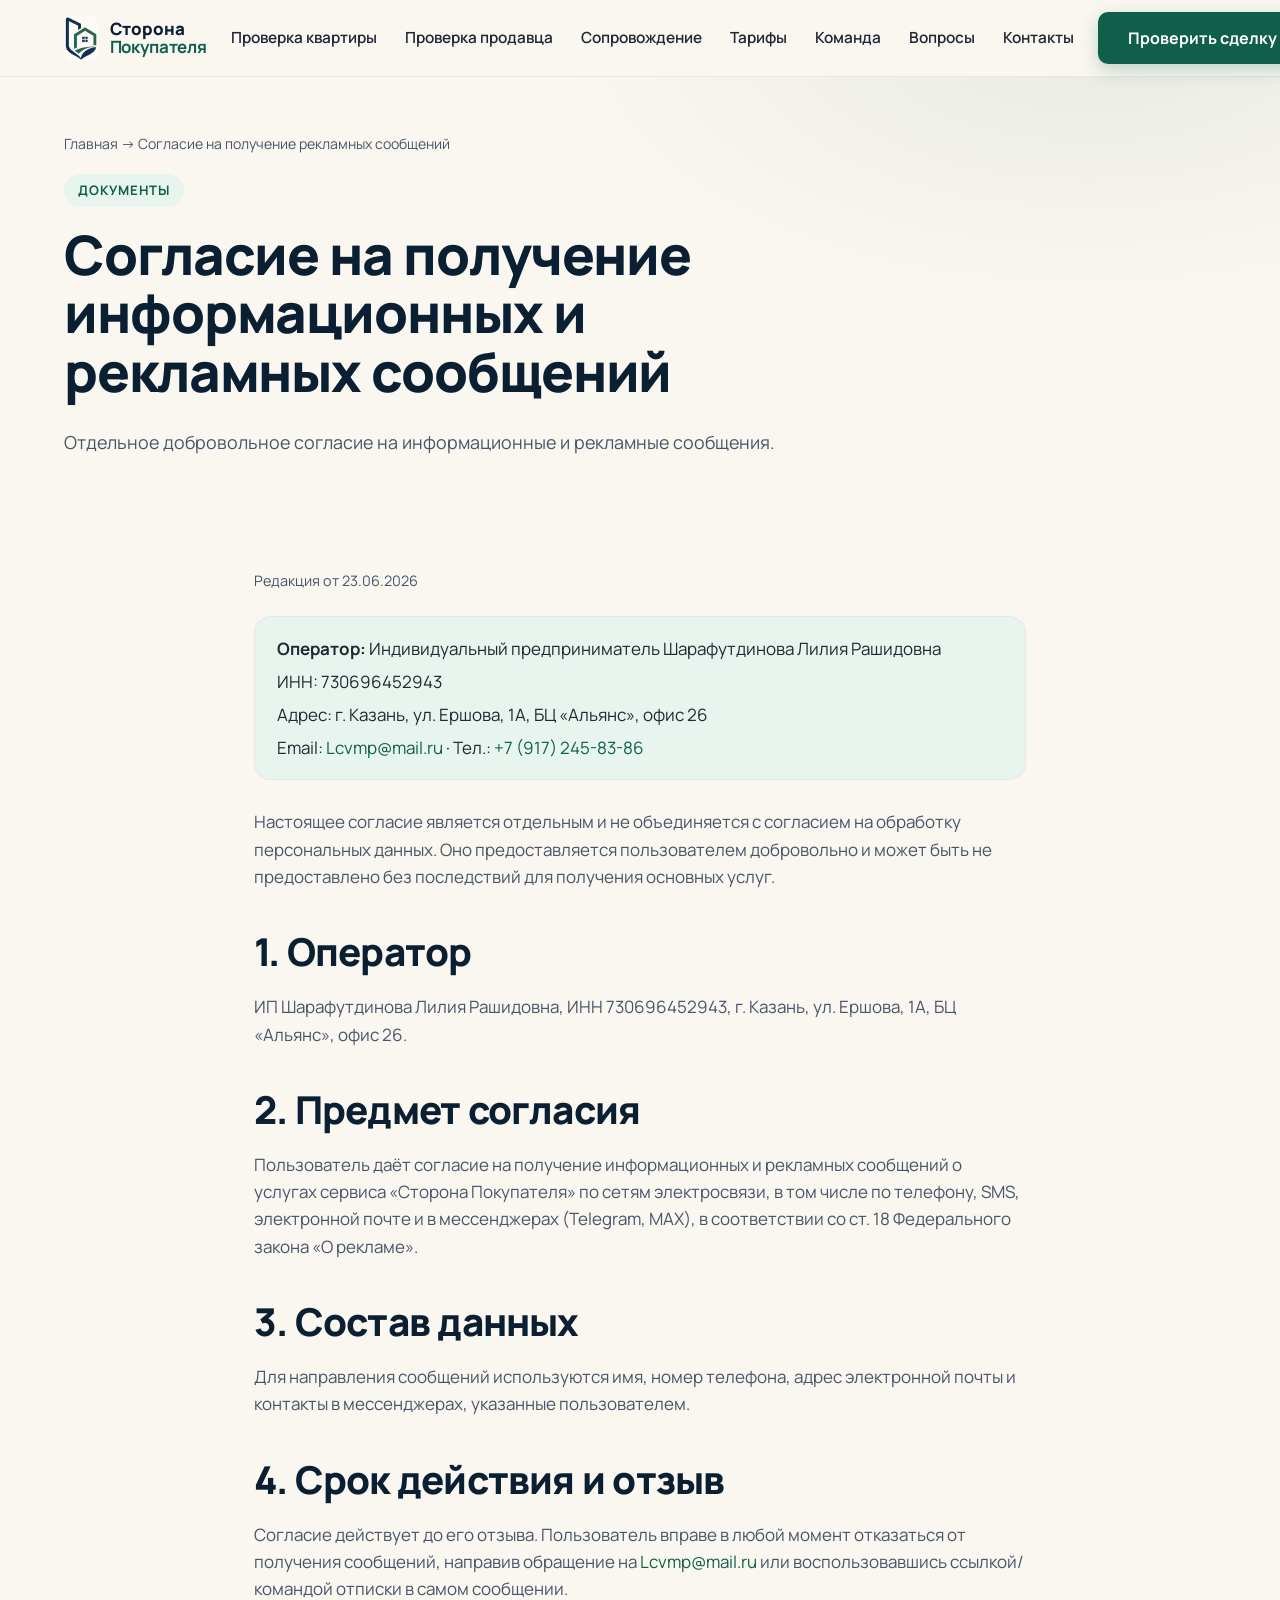
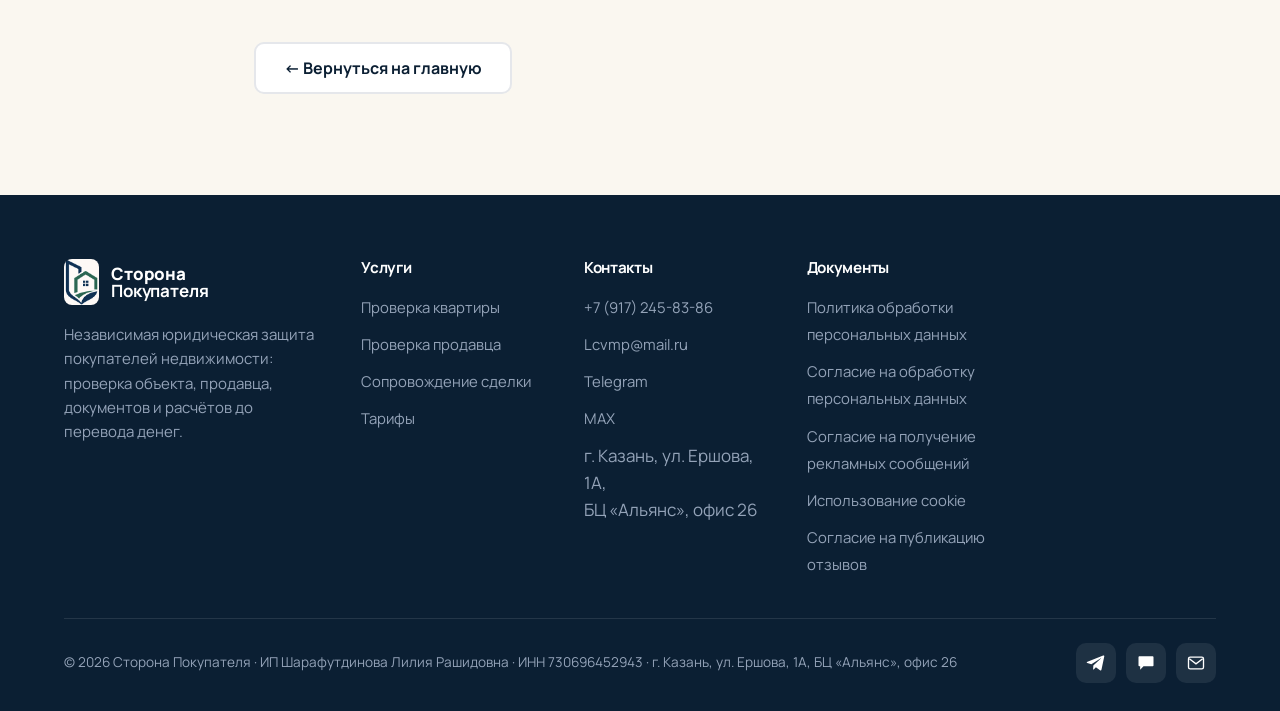
<file: consent-ads.html>
<!DOCTYPE html>
<html lang="ru">
<head>
  <meta charset="UTF-8">
  <meta name="viewport" content="width=device-width, initial-scale=1.0">
  <title>Согласие на получение рекламных сообщений | Сторона Покупателя</title>
  <meta name="description" content="Согласие на получение информационных и рекламных сообщений сервиса «Сторона Покупателя». Оператор: ИП Шарафутдинова Л. Р., ИНН 730696452943.">
  <meta name="robots" content="noindex, follow">
  <link rel="preconnect" href="https://fonts.googleapis.com">
  <link rel="preconnect" href="https://fonts.gstatic.com" crossorigin>
  <link href="https://fonts.googleapis.com/css2?family=Inter:wght@400;500;600;700;800&family=Manrope:wght@400;500;600;700;800&display=swap" rel="stylesheet">
  <link rel="stylesheet" href="assets/css/style.css?v=20260623s">
  <link rel="stylesheet" href="assets/css/extra.css?v=20260623s">
  <link rel="icon" href="assets/img/favicon.svg" type="image/svg+xml">
</head>
<body>

<!-- Yandex.Metrika counter -->
<script type="text/javascript">
    (function(m,e,t,r,i,k,a){
        m[i]=m[i]||function(){(m[i].a=m[i].a||[]).push(arguments)};
        m[i].l=1*new Date();
        for (var j = 0; j < document.scripts.length; j++) {if (document.scripts[j].src === r) { return; }}
        k=e.createElement(t),a=e.getElementsByTagName(t)[0],k.async=1,k.src=r,a.parentNode.insertBefore(k,a)
    })(window, document,'script','https://mc.yandex.ru/metrika/tag.js?id=110106539', 'ym');

    ym(110106539, 'init', {ssr:true, webvisor:true, clickmap:true, ecommerce:"dataLayer", referrer: document.referrer, url: location.href, accurateTrackBounce:true, trackLinks:true});
</script>
<noscript><div><img src="https://mc.yandex.ru/watch/110106539" style="position:absolute; left:-9999px;" alt="" /></div></noscript>
<!-- /Yandex.Metrika counter -->
<script>window.YM_COUNTER_ID = 110106539;</script>

  <header class="header">
    <div class="container header__inner">
      <a class="logo" href="index.html" aria-label="Сторона Покупателя — на главную">
        <img class="logo__mark" src="emblem.png" alt="Сторона Покупателя" width="34" height="44">
        <span class="logo__text"><b>Сторона</b><span>Покупателя</span></span>
      </a>
      <nav class="nav" aria-label="Основная навигация">
        <a href="index.html#check-apartment">Проверка квартиры</a>
        <a href="index.html#check-seller">Проверка продавца</a>
        <a href="index.html#support">Сопровождение</a>
        <a href="index.html#pricing">Тарифы</a>
        <a href="index.html#team">Команда</a>
        <a href="index.html#faq">Вопросы</a>
        <a href="contacts.html">Контакты</a>
        <a class="btn btn--primary nav-cta-mobile" href="index.html#lead-form" data-open-lead-modal>Проверить сделку</a>
      </nav>
      <a class="btn btn--primary header__cta" href="index.html#lead-form" data-open-lead-modal data-goal="cta_header">Проверить сделку</a>
      <button class="burger" aria-label="Открыть меню" aria-expanded="false"><span></span><span></span><span></span></button>
    </div>
  </header>

  <main>
    <section class="page-hero">
      <div class="container">
        <nav class="breadcrumbs"><a href="index.html">Главная</a> → Согласие на получение рекламных сообщений</nav>
        <div class="section-head section-head--left"><span class="eyebrow">Документы</span><h1>Согласие на получение информационных и рекламных сообщений</h1><p>Отдельное добровольное согласие на информационные и рекламные сообщения.</p></div>
      </div>
    </section>
    <section class="section" style="padding-top:8px;">
      <div class="container legal">
        <p class="legal-updated">Редакция от 23.06.2026</p>
        <div class="legal-card">
          <p><strong>Оператор:</strong> Индивидуальный предприниматель Шарафутдинова Лилия Рашидовна</p>
          <p>ИНН: 730696452943</p>
          <p>Адрес: г. Казань, ул. Ершова, 1А, БЦ «Альянс», офис 26</p>
          <p>Email: <a href="mailto:Lcvmp@mail.ru">Lcvmp@mail.ru</a> · Тел.: <a href="tel:+79172458386">+7 (917) 245-83-86</a></p>
        </div>
        <p>Настоящее согласие является отдельным и не объединяется с согласием на обработку персональных данных. Оно предоставляется пользователем добровольно и может быть не предоставлено без последствий для получения основных услуг.</p>

        <h2>1. Оператор</h2>
        <p>ИП Шарафутдинова Лилия Рашидовна, ИНН 730696452943, г. Казань, ул. Ершова, 1А, БЦ «Альянс», офис 26.</p>

        <h2>2. Предмет согласия</h2>
        <p>Пользователь даёт согласие на получение информационных и рекламных сообщений о услугах сервиса «Сторона Покупателя» по сетям электросвязи, в том числе по телефону, SMS, электронной почте и в мессенджерах (Telegram, MAX), в соответствии со ст. 18 Федерального закона «О рекламе».</p>

        <h2>3. Состав данных</h2>
        <p>Для направления сообщений используются имя, номер телефона, адрес электронной почты и контакты в мессенджерах, указанные пользователем.</p>

        <h2>4. Срок действия и отзыв</h2>
        <p>Согласие действует до его отзыва. Пользователь вправе в любой момент отказаться от получения сообщений, направив обращение на <a href="mailto:Lcvmp@mail.ru">Lcvmp@mail.ru</a> или воспользовавшись ссылкой/командой отписки в самом сообщении.</p>

        <p style="margin-top:40px;"><a class="btn btn--secondary" href="index.html">← Вернуться на главную</a></p>
      </div>
    </section>
  </main>

  <footer class="footer">
    <div class="container">
      <div class="footer__top">
        <div class="footer__brand">
          <a class="logo" href="index.html">
            <img class="logo__mark" src="emblem.png" alt="Сторона Покупателя" width="34" height="44">
            <span class="logo__text"><b>Сторона</b><span>Покупателя</span></span>
          </a>
          <p class="footer__about">Независимая юридическая защита покупателей недвижимости: проверка объекта, продавца, документов и расчётов до перевода денег.</p>
        </div>
        <div>
          <h4>Услуги</h4>
          <ul>
            <li><a href="proverka-kvartiry.html">Проверка квартиры</a></li>
            <li><a href="proverka-prodavca.html">Проверка продавца</a></li>
            <li><a href="soprovozhdenie-sdelki.html">Сопровождение сделки</a></li>
            <li><a href="tarify.html">Тарифы</a></li>
          </ul>
        </div>
        <div>
          <h4>Контакты</h4>
          <ul>
            <li><a href="tel:+79172458386" data-goal="phone_click">+7 (917) 245-83-86</a></li>
            <li><a href="mailto:Lcvmp@mail.ru" data-goal="email_click">Lcvmp@mail.ru</a></li>
            <li><a href="https://t.me/Liliya_03031993" target="_blank" rel="noopener" data-goal="telegram_click">Telegram</a></li>
            <li><a href="https://max.ru/u/f9LHodD0cOKvPAYLXpleD3N2qbvk6agdpkLa9-tQQDycm63a1Pai1zaIuNs" target="_blank" rel="noopener" data-goal="max_click">MAX</a></li>
            <li>г. Казань, ул. Ершова, 1А,<br>БЦ «Альянс», офис 26</li>
          </ul>
        </div>
        <div>
          <h4>Документы</h4>
          <ul>
            <li><a href="privacy.html">Политика обработки персональных данных</a></li>
            <li><a href="consent-pdn.html">Согласие на обработку персональных данных</a></li>
            <li><a href="consent-ads.html">Согласие на получение рекламных сообщений</a></li>
            <li><a href="cookies.html">Использование cookie</a></li>
            <li><a href="consent-publication.html">Согласие на публикацию отзывов</a></li>
          </ul>
        </div>
      </div>
      <div class="footer__bottom">
        <span>© <span data-year>2026</span> Сторона Покупателя · ИП Шарафутдинова Лилия Рашидовна · ИНН 730696452943 · г. Казань, ул. Ершова, 1А, БЦ «Альянс», офис 26</span>
        <div class="footer__socials">
          <a href="https://t.me/Liliya_03031993" target="_blank" rel="noopener" aria-label="Telegram" data-goal="telegram_click"><svg width="20" height="20" viewBox="0 0 24 24" fill="currentColor"><path d="M21.9 4.3l-3.3 15.6c-.2 1-.9 1.3-1.8.8l-4.9-3.6-2.4 2.3c-.3.3-.5.5-1 .5l.3-5 9.1-8.2c.4-.3-.1-.5-.6-.2L6.4 13.6 1.6 12c-1-.3-1-.9.2-1.4L20.6 3c.9-.3 1.6.2 1.3 1.3z"/></svg></a>
          <a href="https://max.ru/u/f9LHodD0cOKvPAYLXpleD3N2qbvk6agdpkLa9-tQQDycm63a1Pai1zaIuNs" target="_blank" rel="noopener" aria-label="MAX" data-goal="max_click"><svg width="20" height="20" viewBox="0 0 24 24" fill="currentColor"><path d="M4 4h16a1 1 0 011 1v10a1 1 0 01-1 1H9l-4 4v-4H4a1 1 0 01-1-1V5a1 1 0 011-1z"/></svg></a>
          <a href="mailto:Lcvmp@mail.ru" aria-label="Email"><svg width="20" height="20" viewBox="0 0 24 24" fill="none"><rect x="3" y="5" width="18" height="14" rx="2" stroke="currentColor" stroke-width="1.6"/><path d="M4 7l8 6 8-6" stroke="currentColor" stroke-width="1.6"/></svg></a>
        </div>
      </div>
    </div>
  </footer>

  <!-- ====================== LEAD MODAL (Яндекс Форма) ====================== -->
  <!-- Важно: отправка заявок на Lcvmp@mail.ru настраивается в кабинете Яндекс Форм: Интеграции → Почта → поле "Кому" -->
  <!--
    Важно: Яндекс Форма вставлена через iframe, поэтому стили сайта не могут
    полностью изменить поля и кнопку внутри формы. Для 100% фирменного дизайна
    нужно заменить iframe на собственную HTML-форму с отправкой через
    backend / webhook / Telegram / email.
  -->
  <div class="lead-modal" id="leadModal" aria-hidden="true">
    <div class="lead-modal__overlay" data-close-modal></div>
    <div class="lead-modal__dialog" role="dialog" aria-modal="true" aria-labelledby="leadModalTitle">
      <button class="lead-modal__close" type="button" aria-label="Закрыть окно" data-close-modal>&times;</button>
      <div class="lead-modal__header">
        <span class="eyebrow">Заявка на проверку сделки</span>
        <h2 id="leadModalTitle">Проверить сделку</h2>
        <p>Заполните форму — мы свяжемся с вами и подскажем, с чего начать проверку.</p>
      </div>
      <div class="lead-modal__form">
        <script src="https://forms.yandex.ru/_static/embed.js"></script>
        <iframe src="https://forms.yandex.ru/u/6a3a6b90068ff04311f0223a?iframe=1" frameborder="0" name="ya-form-6a3a6b90068ff04311f0223a" width="650" title="Форма заявки на проверку сделки"></iframe>
      </div>
    </div>
  </div>

  <script src="assets/js/main.js?v=20260623s"></script>
</body>
</html>
</file>
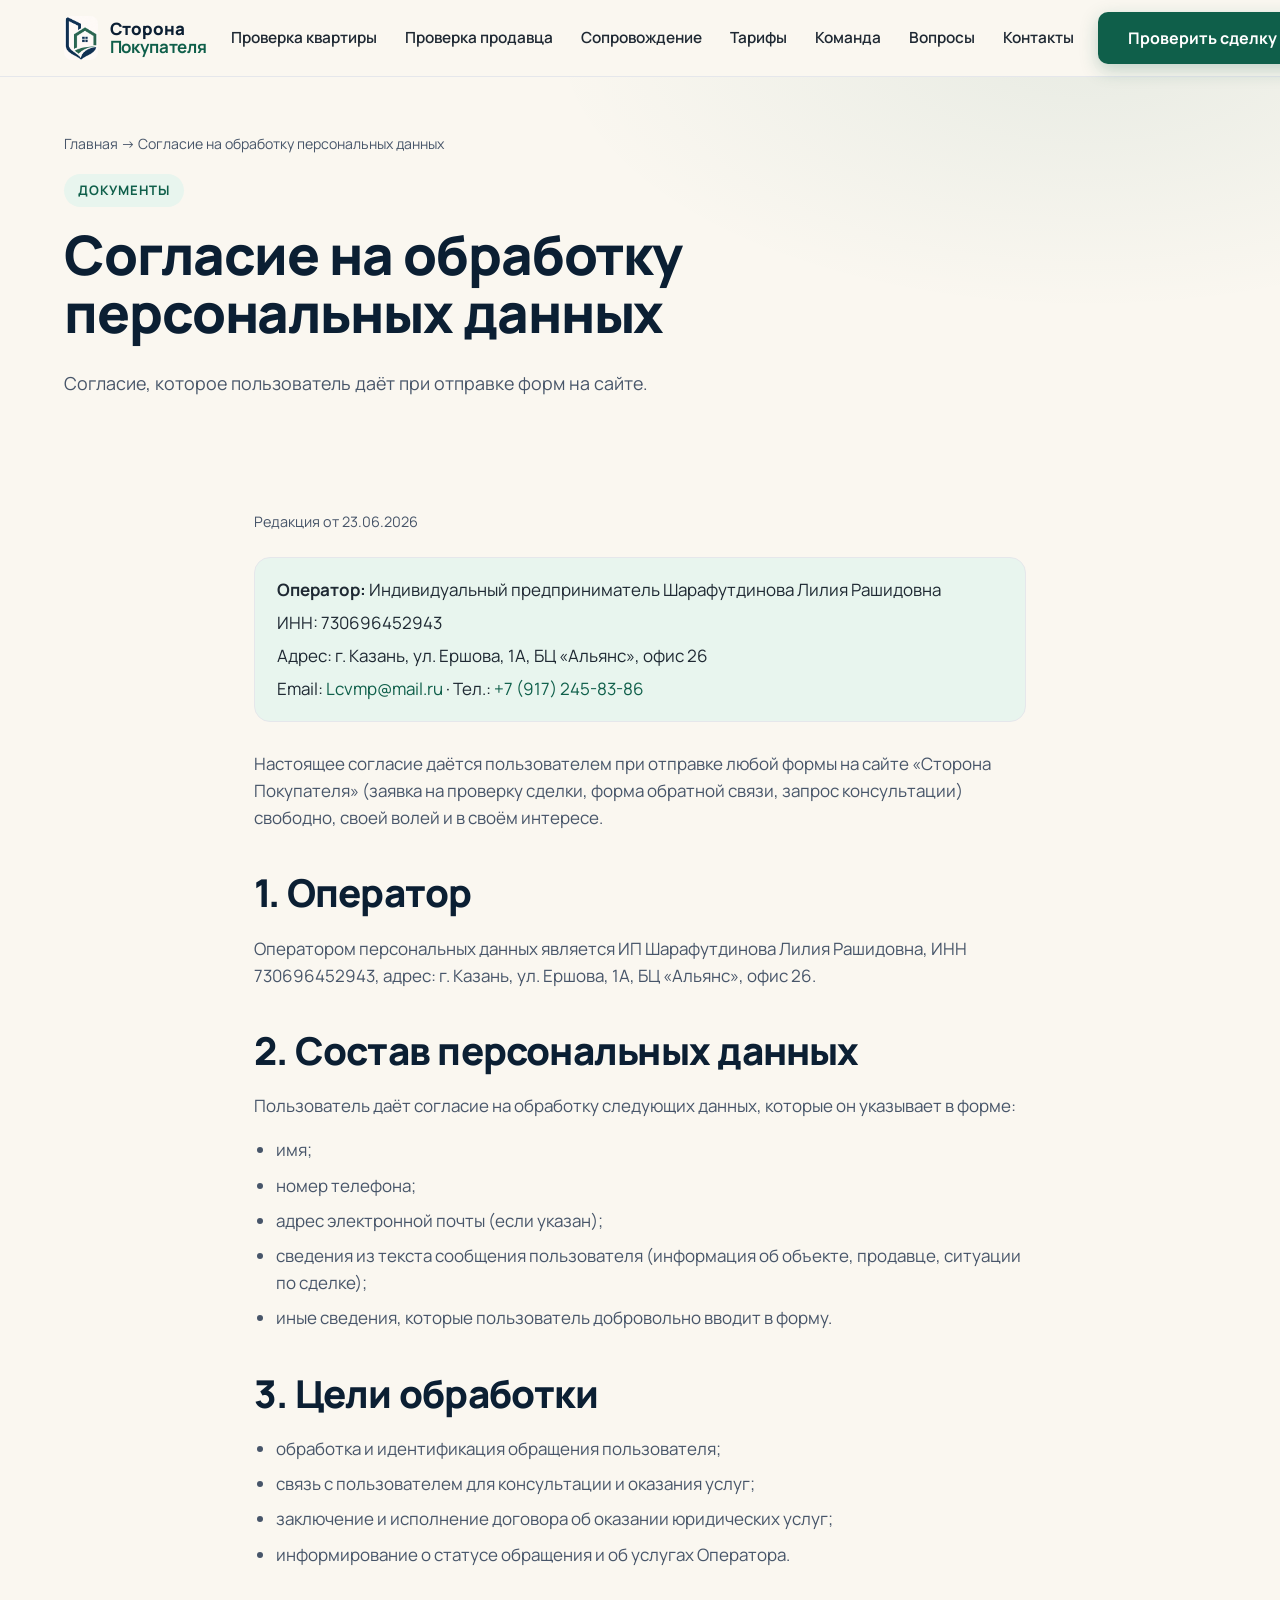
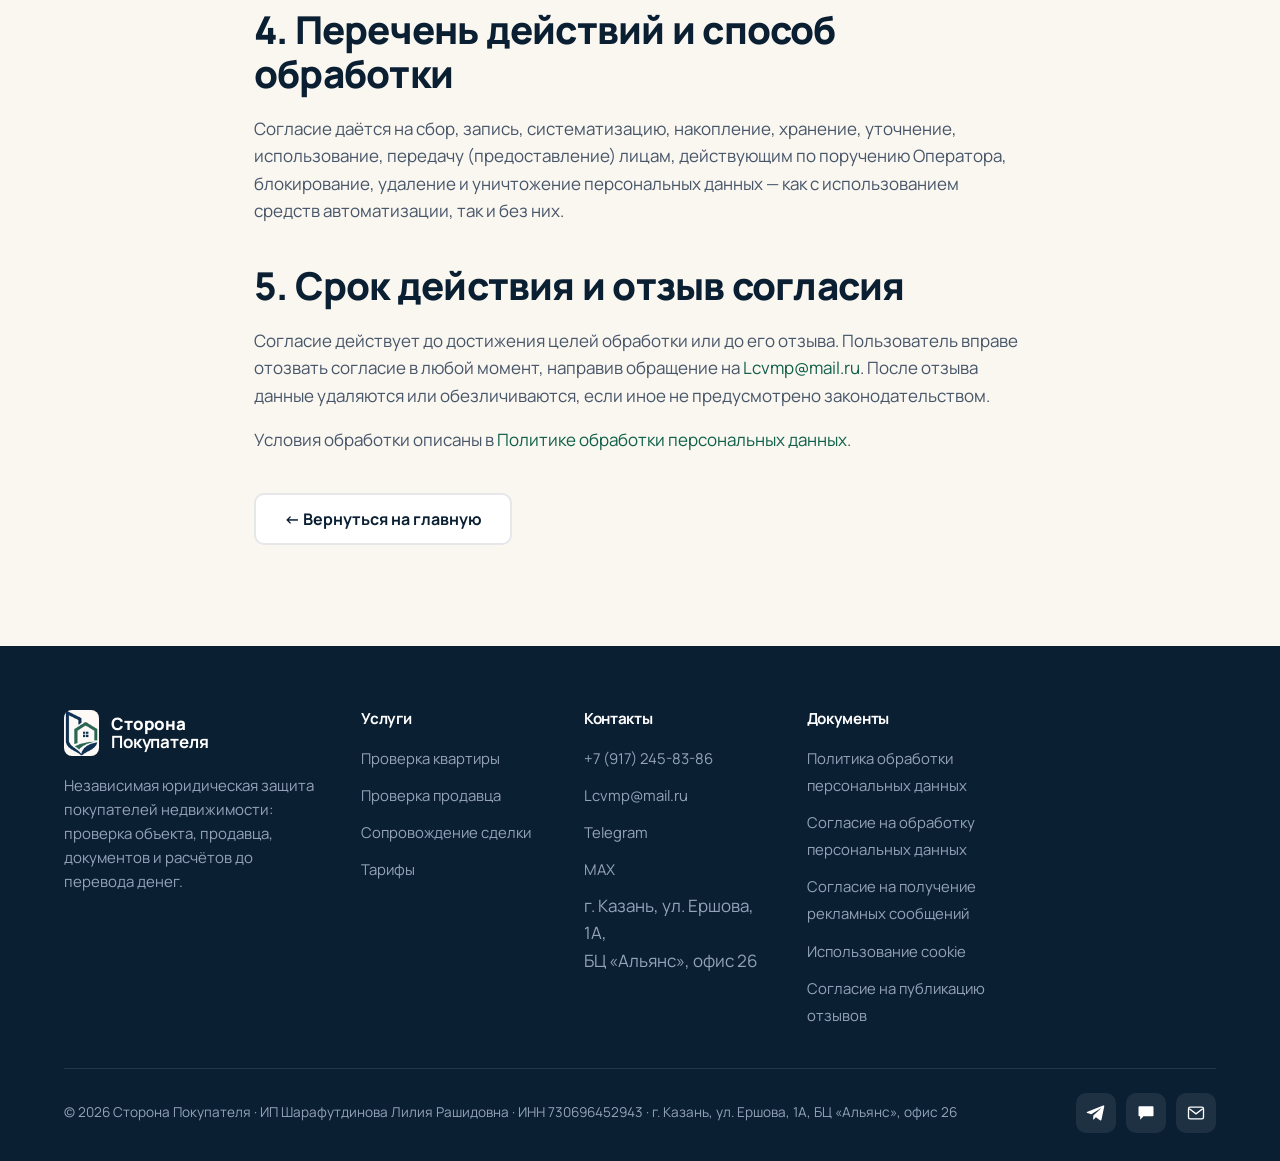
<file: consent-pdn.html>
<!DOCTYPE html>
<html lang="ru">
<head>
  <meta charset="UTF-8">
  <meta name="viewport" content="width=device-width, initial-scale=1.0">
  <title>Согласие на обработку персональных данных | Сторона Покупателя</title>
  <meta name="description" content="Согласие на обработку персональных данных для форм сайта «Сторона Покупателя». Оператор: ИП Шарафутдинова Л. Р., ИНН 730696452943.">
  <meta name="robots" content="noindex, follow">
  <link rel="preconnect" href="https://fonts.googleapis.com">
  <link rel="preconnect" href="https://fonts.gstatic.com" crossorigin>
  <link href="https://fonts.googleapis.com/css2?family=Inter:wght@400;500;600;700;800&family=Manrope:wght@400;500;600;700;800&display=swap" rel="stylesheet">
  <link rel="stylesheet" href="assets/css/style.css?v=20260623s">
  <link rel="stylesheet" href="assets/css/extra.css?v=20260623s">
  <link rel="icon" href="assets/img/favicon.svg" type="image/svg+xml">
</head>
<body>

<!-- Yandex.Metrika counter -->
<script type="text/javascript">
    (function(m,e,t,r,i,k,a){
        m[i]=m[i]||function(){(m[i].a=m[i].a||[]).push(arguments)};
        m[i].l=1*new Date();
        for (var j = 0; j < document.scripts.length; j++) {if (document.scripts[j].src === r) { return; }}
        k=e.createElement(t),a=e.getElementsByTagName(t)[0],k.async=1,k.src=r,a.parentNode.insertBefore(k,a)
    })(window, document,'script','https://mc.yandex.ru/metrika/tag.js?id=110106539', 'ym');

    ym(110106539, 'init', {ssr:true, webvisor:true, clickmap:true, ecommerce:"dataLayer", referrer: document.referrer, url: location.href, accurateTrackBounce:true, trackLinks:true});
</script>
<noscript><div><img src="https://mc.yandex.ru/watch/110106539" style="position:absolute; left:-9999px;" alt="" /></div></noscript>
<!-- /Yandex.Metrika counter -->
<script>window.YM_COUNTER_ID = 110106539;</script>

  <header class="header">
    <div class="container header__inner">
      <a class="logo" href="index.html" aria-label="Сторона Покупателя — на главную">
        <img class="logo__mark" src="emblem.png" alt="Сторона Покупателя" width="34" height="44">
        <span class="logo__text"><b>Сторона</b><span>Покупателя</span></span>
      </a>
      <nav class="nav" aria-label="Основная навигация">
        <a href="index.html#check-apartment">Проверка квартиры</a>
        <a href="index.html#check-seller">Проверка продавца</a>
        <a href="index.html#support">Сопровождение</a>
        <a href="index.html#pricing">Тарифы</a>
        <a href="index.html#team">Команда</a>
        <a href="index.html#faq">Вопросы</a>
        <a href="contacts.html">Контакты</a>
        <a class="btn btn--primary nav-cta-mobile" href="index.html#lead-form" data-open-lead-modal>Проверить сделку</a>
      </nav>
      <a class="btn btn--primary header__cta" href="index.html#lead-form" data-open-lead-modal data-goal="cta_header">Проверить сделку</a>
      <button class="burger" aria-label="Открыть меню" aria-expanded="false"><span></span><span></span><span></span></button>
    </div>
  </header>

  <main>
    <section class="page-hero">
      <div class="container">
        <nav class="breadcrumbs"><a href="index.html">Главная</a> → Согласие на обработку персональных данных</nav>
        <div class="section-head section-head--left"><span class="eyebrow">Документы</span><h1>Согласие на обработку персональных данных</h1><p>Согласие, которое пользователь даёт при отправке форм на сайте.</p></div>
      </div>
    </section>
    <section class="section" style="padding-top:8px;">
      <div class="container legal">
        <p class="legal-updated">Редакция от 23.06.2026</p>
        <div class="legal-card">
          <p><strong>Оператор:</strong> Индивидуальный предприниматель Шарафутдинова Лилия Рашидовна</p>
          <p>ИНН: 730696452943</p>
          <p>Адрес: г. Казань, ул. Ершова, 1А, БЦ «Альянс», офис 26</p>
          <p>Email: <a href="mailto:Lcvmp@mail.ru">Lcvmp@mail.ru</a> · Тел.: <a href="tel:+79172458386">+7 (917) 245-83-86</a></p>
        </div>
        <p>Настоящее согласие даётся пользователем при отправке любой формы на сайте «Сторона Покупателя» (заявка на проверку сделки, форма обратной связи, запрос консультации) свободно, своей волей и в своём интересе.</p>

        <h2>1. Оператор</h2>
        <p>Оператором персональных данных является ИП Шарафутдинова Лилия Рашидовна, ИНН 730696452943, адрес: г. Казань, ул. Ершова, 1А, БЦ «Альянс», офис 26.</p>

        <h2>2. Состав персональных данных</h2>
        <p>Пользователь даёт согласие на обработку следующих данных, которые он указывает в форме:</p>
        <ul>
          <li>имя;</li>
          <li>номер телефона;</li>
          <li>адрес электронной почты (если указан);</li>
          <li>сведения из текста сообщения пользователя (информация об объекте, продавце, ситуации по сделке);</li>
          <li>иные сведения, которые пользователь добровольно вводит в форму.</li>
        </ul>

        <h2>3. Цели обработки</h2>
        <ul>
          <li>обработка и идентификация обращения пользователя;</li>
          <li>связь с пользователем для консультации и оказания услуг;</li>
          <li>заключение и исполнение договора об оказании юридических услуг;</li>
          <li>информирование о статусе обращения и об услугах Оператора.</li>
        </ul>

        <h2>4. Перечень действий и способ обработки</h2>
        <p>Согласие даётся на сбор, запись, систематизацию, накопление, хранение, уточнение, использование, передачу (предоставление) лицам, действующим по поручению Оператора, блокирование, удаление и уничтожение персональных данных — как с использованием средств автоматизации, так и без них.</p>

        <h2>5. Срок действия и отзыв согласия</h2>
        <p>Согласие действует до достижения целей обработки или до его отзыва. Пользователь вправе отозвать согласие в любой момент, направив обращение на <a href="mailto:Lcvmp@mail.ru">Lcvmp@mail.ru</a>. После отзыва данные удаляются или обезличиваются, если иное не предусмотрено законодательством.</p>

        <p>Условия обработки описаны в <a href="privacy.html">Политике обработки персональных данных</a>.</p>

        <p style="margin-top:40px;"><a class="btn btn--secondary" href="index.html">← Вернуться на главную</a></p>
      </div>
    </section>
  </main>

  <footer class="footer">
    <div class="container">
      <div class="footer__top">
        <div class="footer__brand">
          <a class="logo" href="index.html">
            <img class="logo__mark" src="emblem.png" alt="Сторона Покупателя" width="34" height="44">
            <span class="logo__text"><b>Сторона</b><span>Покупателя</span></span>
          </a>
          <p class="footer__about">Независимая юридическая защита покупателей недвижимости: проверка объекта, продавца, документов и расчётов до перевода денег.</p>
        </div>
        <div>
          <h4>Услуги</h4>
          <ul>
            <li><a href="proverka-kvartiry.html">Проверка квартиры</a></li>
            <li><a href="proverka-prodavca.html">Проверка продавца</a></li>
            <li><a href="soprovozhdenie-sdelki.html">Сопровождение сделки</a></li>
            <li><a href="tarify.html">Тарифы</a></li>
          </ul>
        </div>
        <div>
          <h4>Контакты</h4>
          <ul>
            <li><a href="tel:+79172458386" data-goal="phone_click">+7 (917) 245-83-86</a></li>
            <li><a href="mailto:Lcvmp@mail.ru" data-goal="email_click">Lcvmp@mail.ru</a></li>
            <li><a href="https://t.me/Liliya_03031993" target="_blank" rel="noopener" data-goal="telegram_click">Telegram</a></li>
            <li><a href="https://max.ru/u/f9LHodD0cOKvPAYLXpleD3N2qbvk6agdpkLa9-tQQDycm63a1Pai1zaIuNs" target="_blank" rel="noopener" data-goal="max_click">MAX</a></li>
            <li>г. Казань, ул. Ершова, 1А,<br>БЦ «Альянс», офис 26</li>
          </ul>
        </div>
        <div>
          <h4>Документы</h4>
          <ul>
            <li><a href="privacy.html">Политика обработки персональных данных</a></li>
            <li><a href="consent-pdn.html">Согласие на обработку персональных данных</a></li>
            <li><a href="consent-ads.html">Согласие на получение рекламных сообщений</a></li>
            <li><a href="cookies.html">Использование cookie</a></li>
            <li><a href="consent-publication.html">Согласие на публикацию отзывов</a></li>
          </ul>
        </div>
      </div>
      <div class="footer__bottom">
        <span>© <span data-year>2026</span> Сторона Покупателя · ИП Шарафутдинова Лилия Рашидовна · ИНН 730696452943 · г. Казань, ул. Ершова, 1А, БЦ «Альянс», офис 26</span>
        <div class="footer__socials">
          <a href="https://t.me/Liliya_03031993" target="_blank" rel="noopener" aria-label="Telegram" data-goal="telegram_click"><svg width="20" height="20" viewBox="0 0 24 24" fill="currentColor"><path d="M21.9 4.3l-3.3 15.6c-.2 1-.9 1.3-1.8.8l-4.9-3.6-2.4 2.3c-.3.3-.5.5-1 .5l.3-5 9.1-8.2c.4-.3-.1-.5-.6-.2L6.4 13.6 1.6 12c-1-.3-1-.9.2-1.4L20.6 3c.9-.3 1.6.2 1.3 1.3z"/></svg></a>
          <a href="https://max.ru/u/f9LHodD0cOKvPAYLXpleD3N2qbvk6agdpkLa9-tQQDycm63a1Pai1zaIuNs" target="_blank" rel="noopener" aria-label="MAX" data-goal="max_click"><svg width="20" height="20" viewBox="0 0 24 24" fill="currentColor"><path d="M4 4h16a1 1 0 011 1v10a1 1 0 01-1 1H9l-4 4v-4H4a1 1 0 01-1-1V5a1 1 0 011-1z"/></svg></a>
          <a href="mailto:Lcvmp@mail.ru" aria-label="Email"><svg width="20" height="20" viewBox="0 0 24 24" fill="none"><rect x="3" y="5" width="18" height="14" rx="2" stroke="currentColor" stroke-width="1.6"/><path d="M4 7l8 6 8-6" stroke="currentColor" stroke-width="1.6"/></svg></a>
        </div>
      </div>
    </div>
  </footer>

  <!-- ====================== LEAD MODAL (Яндекс Форма) ====================== -->
  <!-- Важно: отправка заявок на Lcvmp@mail.ru настраивается в кабинете Яндекс Форм: Интеграции → Почта → поле "Кому" -->
  <!--
    Важно: Яндекс Форма вставлена через iframe, поэтому стили сайта не могут
    полностью изменить поля и кнопку внутри формы. Для 100% фирменного дизайна
    нужно заменить iframe на собственную HTML-форму с отправкой через
    backend / webhook / Telegram / email.
  -->
  <div class="lead-modal" id="leadModal" aria-hidden="true">
    <div class="lead-modal__overlay" data-close-modal></div>
    <div class="lead-modal__dialog" role="dialog" aria-modal="true" aria-labelledby="leadModalTitle">
      <button class="lead-modal__close" type="button" aria-label="Закрыть окно" data-close-modal>&times;</button>
      <div class="lead-modal__header">
        <span class="eyebrow">Заявка на проверку сделки</span>
        <h2 id="leadModalTitle">Проверить сделку</h2>
        <p>Заполните форму — мы свяжемся с вами и подскажем, с чего начать проверку.</p>
      </div>
      <div class="lead-modal__form">
        <script src="https://forms.yandex.ru/_static/embed.js"></script>
        <iframe src="https://forms.yandex.ru/u/6a3a6b90068ff04311f0223a?iframe=1" frameborder="0" name="ya-form-6a3a6b90068ff04311f0223a" width="650" title="Форма заявки на проверку сделки"></iframe>
      </div>
    </div>
  </div>

  <script src="assets/js/main.js?v=20260623s"></script>
</body>
</html>
</file>
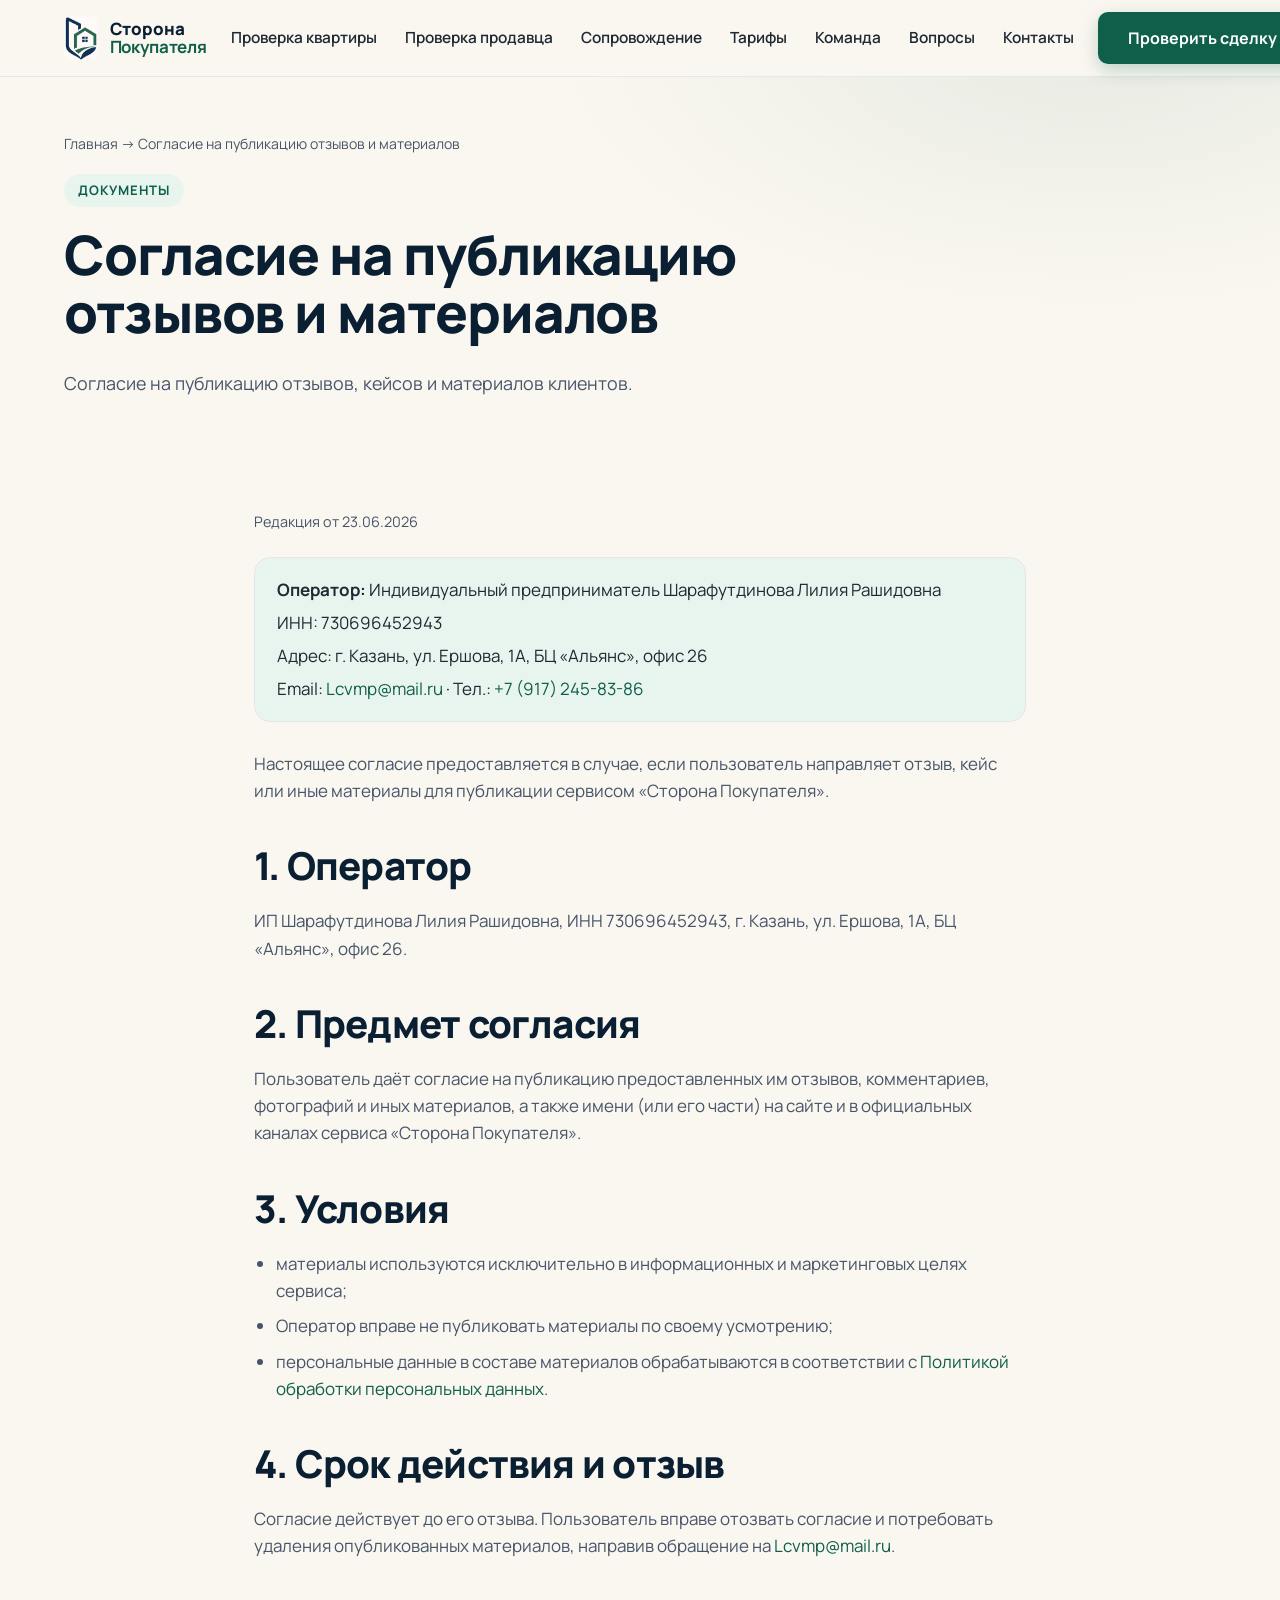
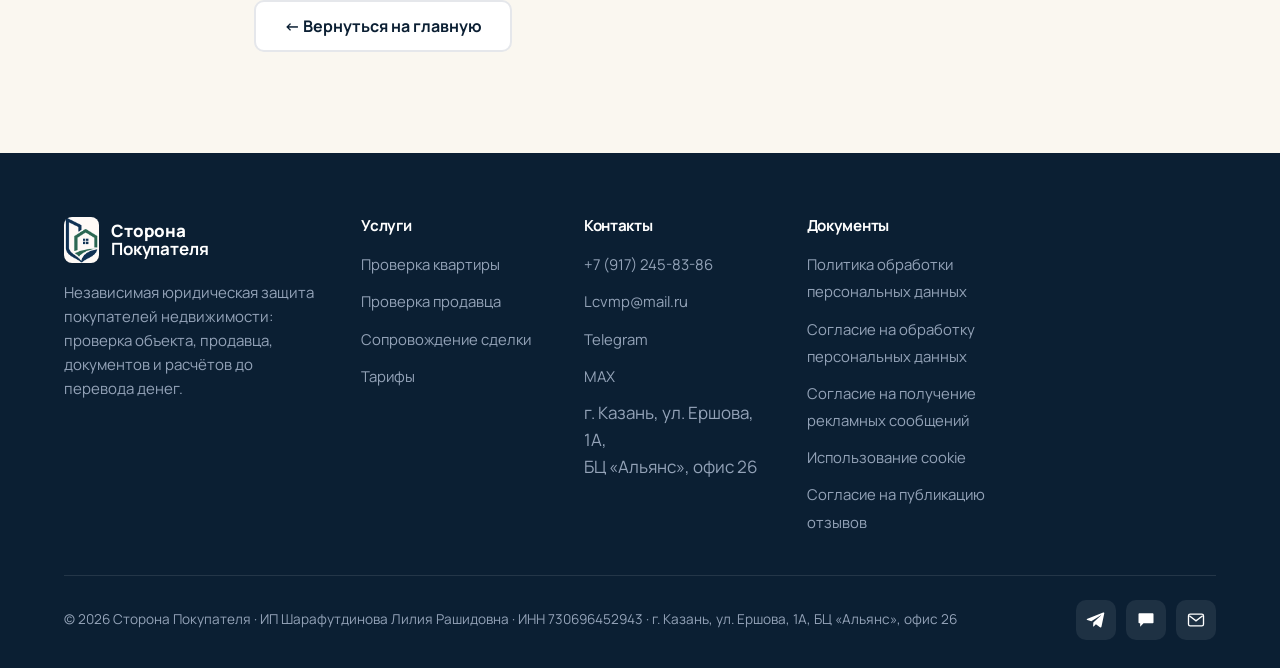
<file: consent-publication.html>
<!DOCTYPE html>
<html lang="ru">
<head>
  <meta charset="UTF-8">
  <meta name="viewport" content="width=device-width, initial-scale=1.0">
  <title>Согласие на публикацию отзывов и материалов | Сторона Покупателя</title>
  <meta name="description" content="Согласие на публикацию отзывов и материалов клиентов сервиса «Сторона Покупателя».">
  <meta name="robots" content="noindex, follow">
  <link rel="preconnect" href="https://fonts.googleapis.com">
  <link rel="preconnect" href="https://fonts.gstatic.com" crossorigin>
  <link href="https://fonts.googleapis.com/css2?family=Inter:wght@400;500;600;700;800&family=Manrope:wght@400;500;600;700;800&display=swap" rel="stylesheet">
  <link rel="stylesheet" href="assets/css/style.css?v=20260623s">
  <link rel="stylesheet" href="assets/css/extra.css?v=20260623s">
  <link rel="icon" href="assets/img/favicon.svg" type="image/svg+xml">
</head>
<body>

<!-- Yandex.Metrika counter -->
<script type="text/javascript">
    (function(m,e,t,r,i,k,a){
        m[i]=m[i]||function(){(m[i].a=m[i].a||[]).push(arguments)};
        m[i].l=1*new Date();
        for (var j = 0; j < document.scripts.length; j++) {if (document.scripts[j].src === r) { return; }}
        k=e.createElement(t),a=e.getElementsByTagName(t)[0],k.async=1,k.src=r,a.parentNode.insertBefore(k,a)
    })(window, document,'script','https://mc.yandex.ru/metrika/tag.js?id=110106539', 'ym');

    ym(110106539, 'init', {ssr:true, webvisor:true, clickmap:true, ecommerce:"dataLayer", referrer: document.referrer, url: location.href, accurateTrackBounce:true, trackLinks:true});
</script>
<noscript><div><img src="https://mc.yandex.ru/watch/110106539" style="position:absolute; left:-9999px;" alt="" /></div></noscript>
<!-- /Yandex.Metrika counter -->
<script>window.YM_COUNTER_ID = 110106539;</script>

  <header class="header">
    <div class="container header__inner">
      <a class="logo" href="index.html" aria-label="Сторона Покупателя — на главную">
        <img class="logo__mark" src="emblem.png" alt="Сторона Покупателя" width="34" height="44">
        <span class="logo__text"><b>Сторона</b><span>Покупателя</span></span>
      </a>
      <nav class="nav" aria-label="Основная навигация">
        <a href="index.html#check-apartment">Проверка квартиры</a>
        <a href="index.html#check-seller">Проверка продавца</a>
        <a href="index.html#support">Сопровождение</a>
        <a href="index.html#pricing">Тарифы</a>
        <a href="index.html#team">Команда</a>
        <a href="index.html#faq">Вопросы</a>
        <a href="contacts.html">Контакты</a>
        <a class="btn btn--primary nav-cta-mobile" href="index.html#lead-form" data-open-lead-modal>Проверить сделку</a>
      </nav>
      <a class="btn btn--primary header__cta" href="index.html#lead-form" data-open-lead-modal data-goal="cta_header">Проверить сделку</a>
      <button class="burger" aria-label="Открыть меню" aria-expanded="false"><span></span><span></span><span></span></button>
    </div>
  </header>

  <main>
    <section class="page-hero">
      <div class="container">
        <nav class="breadcrumbs"><a href="index.html">Главная</a> → Согласие на публикацию отзывов и материалов</nav>
        <div class="section-head section-head--left"><span class="eyebrow">Документы</span><h1>Согласие на публикацию отзывов и материалов</h1><p>Согласие на публикацию отзывов, кейсов и материалов клиентов.</p></div>
      </div>
    </section>
    <section class="section" style="padding-top:8px;">
      <div class="container legal">
        <p class="legal-updated">Редакция от 23.06.2026</p>
        <div class="legal-card">
          <p><strong>Оператор:</strong> Индивидуальный предприниматель Шарафутдинова Лилия Рашидовна</p>
          <p>ИНН: 730696452943</p>
          <p>Адрес: г. Казань, ул. Ершова, 1А, БЦ «Альянс», офис 26</p>
          <p>Email: <a href="mailto:Lcvmp@mail.ru">Lcvmp@mail.ru</a> · Тел.: <a href="tel:+79172458386">+7 (917) 245-83-86</a></p>
        </div>
        <p>Настоящее согласие предоставляется в случае, если пользователь направляет отзыв, кейс или иные материалы для публикации сервисом «Сторона Покупателя».</p>

        <h2>1. Оператор</h2>
        <p>ИП Шарафутдинова Лилия Рашидовна, ИНН 730696452943, г. Казань, ул. Ершова, 1А, БЦ «Альянс», офис 26.</p>

        <h2>2. Предмет согласия</h2>
        <p>Пользователь даёт согласие на публикацию предоставленных им отзывов, комментариев, фотографий и иных материалов, а также имени (или его части) на сайте и в официальных каналах сервиса «Сторона Покупателя».</p>

        <h2>3. Условия</h2>
        <ul>
          <li>материалы используются исключительно в информационных и маркетинговых целях сервиса;</li>
          <li>Оператор вправе не публиковать материалы по своему усмотрению;</li>
          <li>персональные данные в составе материалов обрабатываются в соответствии с <a href="privacy.html">Политикой обработки персональных данных</a>.</li>
        </ul>

        <h2>4. Срок действия и отзыв</h2>
        <p>Согласие действует до его отзыва. Пользователь вправе отозвать согласие и потребовать удаления опубликованных материалов, направив обращение на <a href="mailto:Lcvmp@mail.ru">Lcvmp@mail.ru</a>.</p>

        <p style="margin-top:40px;"><a class="btn btn--secondary" href="index.html">← Вернуться на главную</a></p>
      </div>
    </section>
  </main>

  <footer class="footer">
    <div class="container">
      <div class="footer__top">
        <div class="footer__brand">
          <a class="logo" href="index.html">
            <img class="logo__mark" src="emblem.png" alt="Сторона Покупателя" width="34" height="44">
            <span class="logo__text"><b>Сторона</b><span>Покупателя</span></span>
          </a>
          <p class="footer__about">Независимая юридическая защита покупателей недвижимости: проверка объекта, продавца, документов и расчётов до перевода денег.</p>
        </div>
        <div>
          <h4>Услуги</h4>
          <ul>
            <li><a href="proverka-kvartiry.html">Проверка квартиры</a></li>
            <li><a href="proverka-prodavca.html">Проверка продавца</a></li>
            <li><a href="soprovozhdenie-sdelki.html">Сопровождение сделки</a></li>
            <li><a href="tarify.html">Тарифы</a></li>
          </ul>
        </div>
        <div>
          <h4>Контакты</h4>
          <ul>
            <li><a href="tel:+79172458386" data-goal="phone_click">+7 (917) 245-83-86</a></li>
            <li><a href="mailto:Lcvmp@mail.ru" data-goal="email_click">Lcvmp@mail.ru</a></li>
            <li><a href="https://t.me/Liliya_03031993" target="_blank" rel="noopener" data-goal="telegram_click">Telegram</a></li>
            <li><a href="https://max.ru/u/f9LHodD0cOKvPAYLXpleD3N2qbvk6agdpkLa9-tQQDycm63a1Pai1zaIuNs" target="_blank" rel="noopener" data-goal="max_click">MAX</a></li>
            <li>г. Казань, ул. Ершова, 1А,<br>БЦ «Альянс», офис 26</li>
          </ul>
        </div>
        <div>
          <h4>Документы</h4>
          <ul>
            <li><a href="privacy.html">Политика обработки персональных данных</a></li>
            <li><a href="consent-pdn.html">Согласие на обработку персональных данных</a></li>
            <li><a href="consent-ads.html">Согласие на получение рекламных сообщений</a></li>
            <li><a href="cookies.html">Использование cookie</a></li>
            <li><a href="consent-publication.html">Согласие на публикацию отзывов</a></li>
          </ul>
        </div>
      </div>
      <div class="footer__bottom">
        <span>© <span data-year>2026</span> Сторона Покупателя · ИП Шарафутдинова Лилия Рашидовна · ИНН 730696452943 · г. Казань, ул. Ершова, 1А, БЦ «Альянс», офис 26</span>
        <div class="footer__socials">
          <a href="https://t.me/Liliya_03031993" target="_blank" rel="noopener" aria-label="Telegram" data-goal="telegram_click"><svg width="20" height="20" viewBox="0 0 24 24" fill="currentColor"><path d="M21.9 4.3l-3.3 15.6c-.2 1-.9 1.3-1.8.8l-4.9-3.6-2.4 2.3c-.3.3-.5.5-1 .5l.3-5 9.1-8.2c.4-.3-.1-.5-.6-.2L6.4 13.6 1.6 12c-1-.3-1-.9.2-1.4L20.6 3c.9-.3 1.6.2 1.3 1.3z"/></svg></a>
          <a href="https://max.ru/u/f9LHodD0cOKvPAYLXpleD3N2qbvk6agdpkLa9-tQQDycm63a1Pai1zaIuNs" target="_blank" rel="noopener" aria-label="MAX" data-goal="max_click"><svg width="20" height="20" viewBox="0 0 24 24" fill="currentColor"><path d="M4 4h16a1 1 0 011 1v10a1 1 0 01-1 1H9l-4 4v-4H4a1 1 0 01-1-1V5a1 1 0 011-1z"/></svg></a>
          <a href="mailto:Lcvmp@mail.ru" aria-label="Email"><svg width="20" height="20" viewBox="0 0 24 24" fill="none"><rect x="3" y="5" width="18" height="14" rx="2" stroke="currentColor" stroke-width="1.6"/><path d="M4 7l8 6 8-6" stroke="currentColor" stroke-width="1.6"/></svg></a>
        </div>
      </div>
    </div>
  </footer>

  <!-- ====================== LEAD MODAL (Яндекс Форма) ====================== -->
  <!-- Важно: отправка заявок на Lcvmp@mail.ru настраивается в кабинете Яндекс Форм: Интеграции → Почта → поле "Кому" -->
  <!--
    Важно: Яндекс Форма вставлена через iframe, поэтому стили сайта не могут
    полностью изменить поля и кнопку внутри формы. Для 100% фирменного дизайна
    нужно заменить iframe на собственную HTML-форму с отправкой через
    backend / webhook / Telegram / email.
  -->
  <div class="lead-modal" id="leadModal" aria-hidden="true">
    <div class="lead-modal__overlay" data-close-modal></div>
    <div class="lead-modal__dialog" role="dialog" aria-modal="true" aria-labelledby="leadModalTitle">
      <button class="lead-modal__close" type="button" aria-label="Закрыть окно" data-close-modal>&times;</button>
      <div class="lead-modal__header">
        <span class="eyebrow">Заявка на проверку сделки</span>
        <h2 id="leadModalTitle">Проверить сделку</h2>
        <p>Заполните форму — мы свяжемся с вами и подскажем, с чего начать проверку.</p>
      </div>
      <div class="lead-modal__form">
        <script src="https://forms.yandex.ru/_static/embed.js"></script>
        <iframe src="https://forms.yandex.ru/u/6a3a6b90068ff04311f0223a?iframe=1" frameborder="0" name="ya-form-6a3a6b90068ff04311f0223a" width="650" title="Форма заявки на проверку сделки"></iframe>
      </div>
    </div>
  </div>

  <script src="assets/js/main.js?v=20260623s"></script>
</body>
</html>
</file>
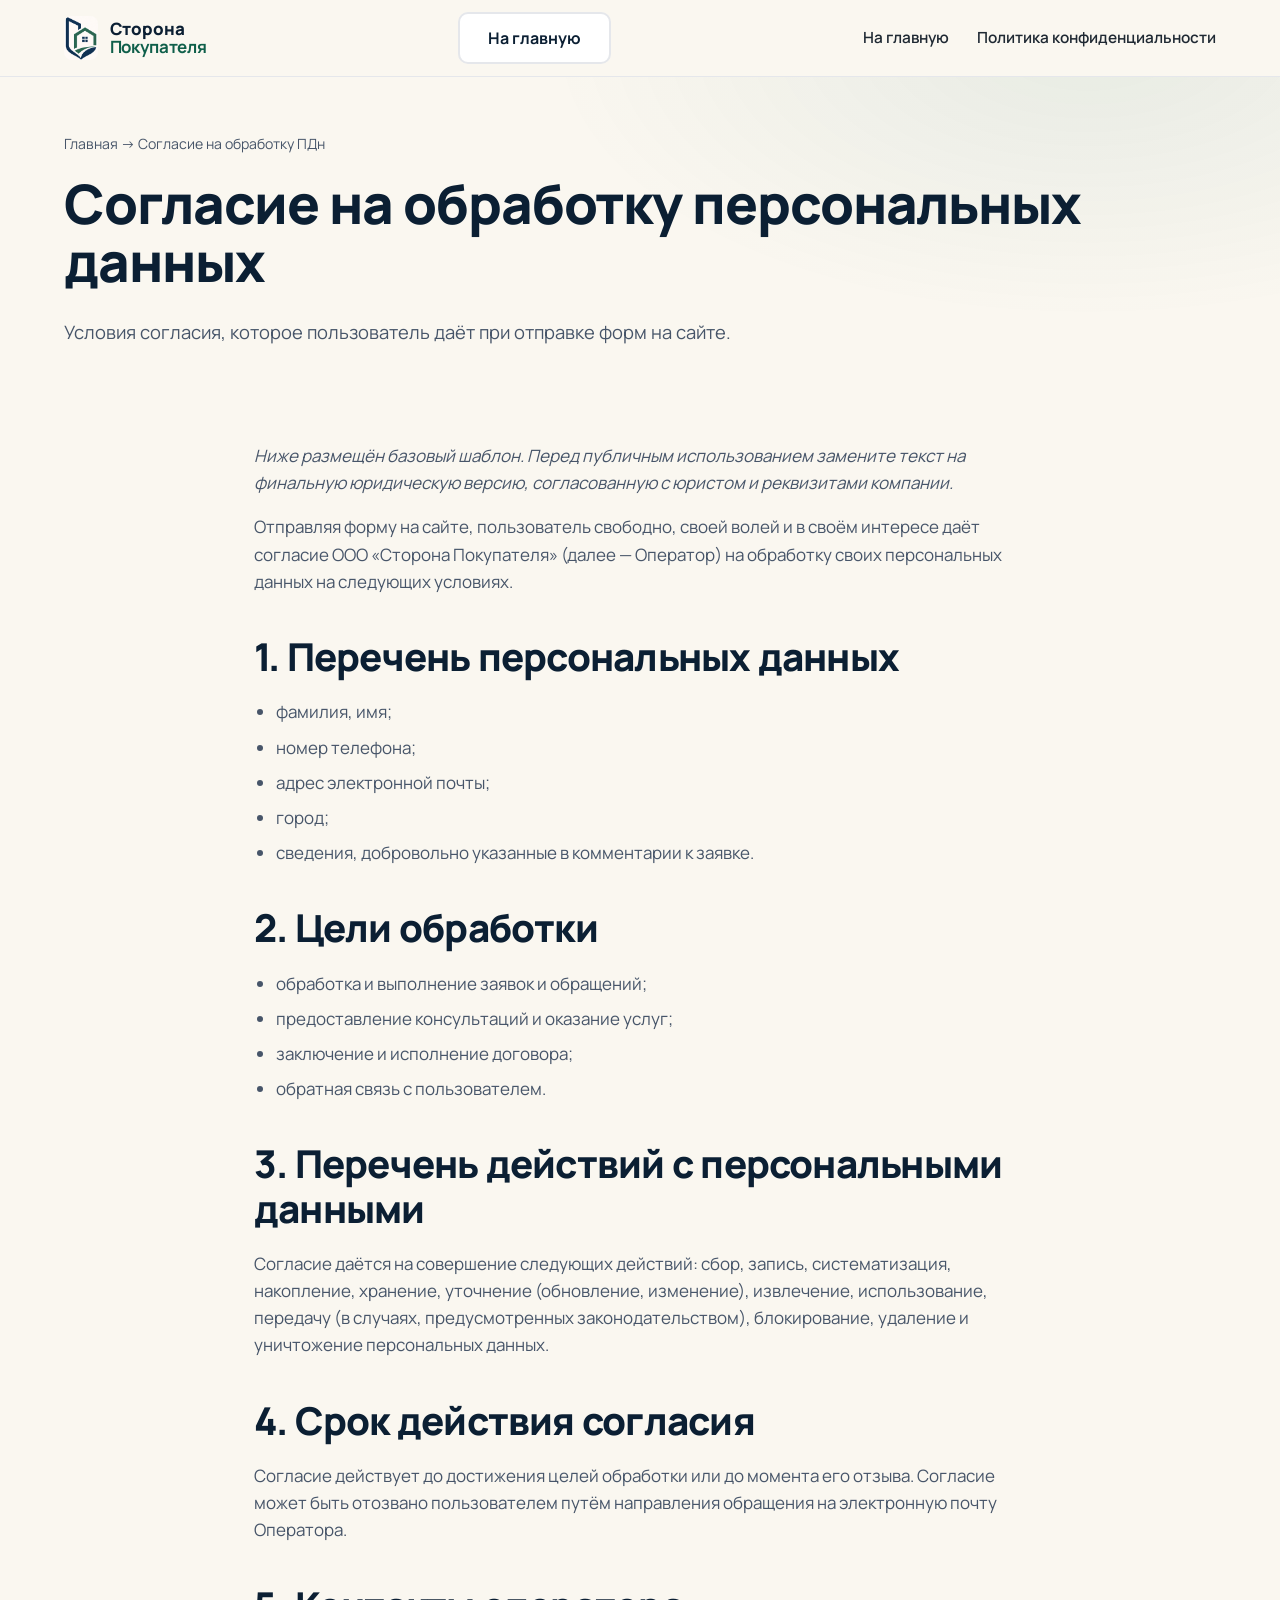
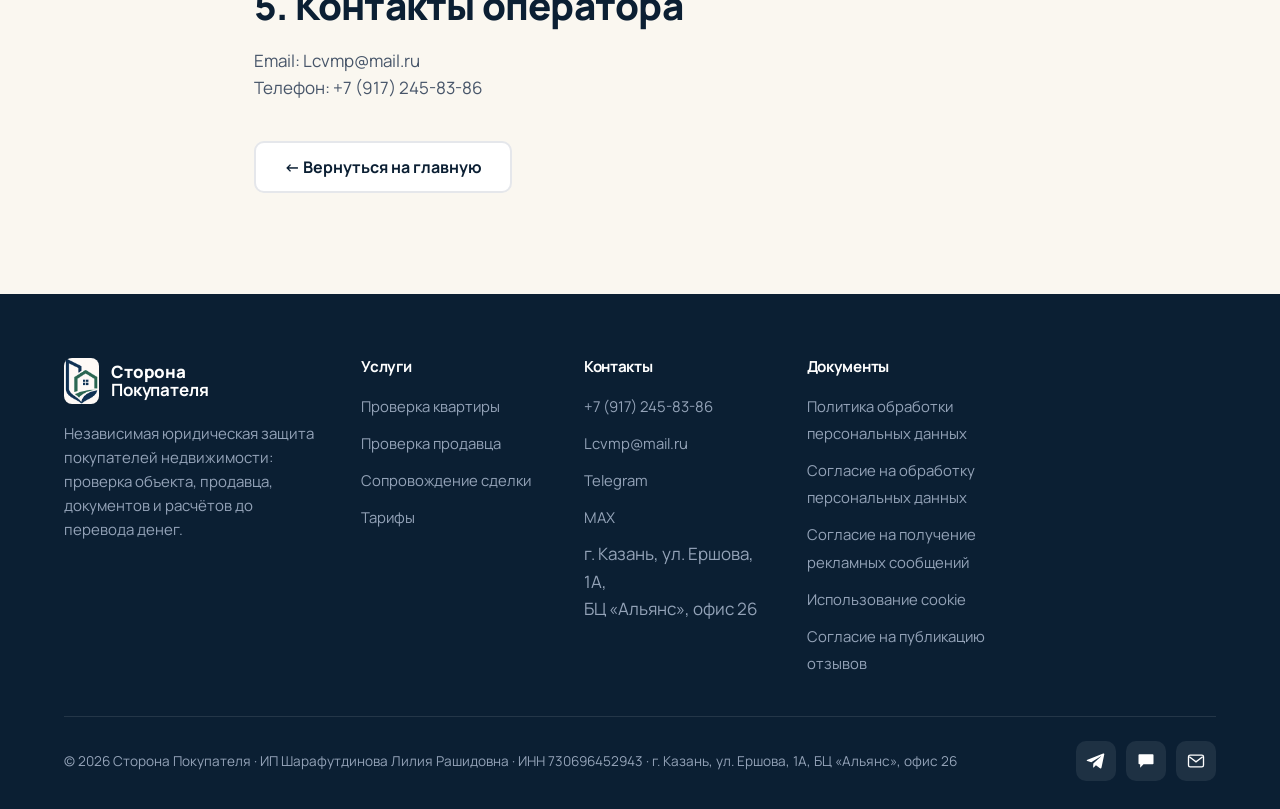
<file: consent.html>
<!DOCTYPE html>
<html lang="ru">
<head>
  <meta charset="UTF-8">
  <meta name="viewport" content="width=device-width, initial-scale=1.0">
  <title>Согласие на обработку персональных данных | Сторона Покупателя</title>
  <meta name="description" content="Согласие на обработку персональных данных пользователей сайта компании «Сторона Покупателя».">
  <meta name="robots" content="noindex, follow">
  <link rel="preconnect" href="https://fonts.googleapis.com">
  <link rel="preconnect" href="https://fonts.gstatic.com" crossorigin>
  <link href="https://fonts.googleapis.com/css2?family=Inter:wght@400;500;600;700;800&family=Manrope:wght@400;500;600;700;800&display=swap" rel="stylesheet">
  <link rel="stylesheet" href="assets/css/style.css?v=20260623s">
  <link rel="stylesheet" href="assets/css/extra.css?v=20260623s">
  <link rel="icon" href="assets/img/favicon.svg" type="image/svg+xml">
</head>
<body>

<!-- Yandex.Metrika counter -->
<script type="text/javascript">
    (function(m,e,t,r,i,k,a){
        m[i]=m[i]||function(){(m[i].a=m[i].a||[]).push(arguments)};
        m[i].l=1*new Date();
        for (var j = 0; j < document.scripts.length; j++) {if (document.scripts[j].src === r) { return; }}
        k=e.createElement(t),a=e.getElementsByTagName(t)[0],k.async=1,k.src=r,a.parentNode.insertBefore(k,a)
    })(window, document,'script','https://mc.yandex.ru/metrika/tag.js?id=110106539', 'ym');

    ym(110106539, 'init', {ssr:true, webvisor:true, clickmap:true, ecommerce:"dataLayer", referrer: document.referrer, url: location.href, accurateTrackBounce:true, trackLinks:true});
</script>
<noscript><div><img src="https://mc.yandex.ru/watch/110106539" style="position:absolute; left:-9999px;" alt="" /></div></noscript>
<!-- /Yandex.Metrika counter -->
<script>window.YM_COUNTER_ID = 110106539;</script>

  <header class="header">
    <div class="container header__inner">
      <a class="logo" href="index.html" aria-label="Сторона Покупателя — на главную">
        <img class="logo__mark" src="emblem.png" alt="Сторона Покупателя" width="34" height="44">
        <span class="logo__text"><b>Сторона</b><span>Покупателя</span></span>
      </a>
      <a class="btn btn--secondary header__cta" href="index.html">На главную</a>
      <button class="burger" aria-label="Открыть меню" aria-expanded="false"><span></span><span></span><span></span></button>
      <nav class="nav" aria-label="Основная навигация"><a href="index.html">На главную</a><a href="privacy.html">Политика конфиденциальности</a></nav>
    </div>
  </header>

  <main>
    <section class="page-hero">
      <div class="container">
        <nav class="breadcrumbs"><a href="index.html">Главная</a> → Согласие на обработку ПДн</nav>
        <h1>Согласие на обработку персональных данных</h1>
        <p class="lead">Условия согласия, которое пользователь даёт при отправке форм на сайте.</p>
      </div>
    </section>

    <section class="section" style="padding-top:20px;">
      <div class="container legal">
        <p><em>Ниже размещён базовый шаблон. Перед публичным использованием замените текст на финальную юридическую версию, согласованную с юристом и реквизитами компании.</em></p>

        <p>Отправляя форму на сайте, пользователь свободно, своей волей и в своём интересе даёт согласие ООО «Сторона Покупателя» (далее — Оператор) на обработку своих персональных данных на следующих условиях.</p>

        <h2>1. Перечень персональных данных</h2>
        <ul>
          <li>фамилия, имя;</li>
          <li>номер телефона;</li>
          <li>адрес электронной почты;</li>
          <li>город;</li>
          <li>сведения, добровольно указанные в комментарии к заявке.</li>
        </ul>

        <h2>2. Цели обработки</h2>
        <ul>
          <li>обработка и выполнение заявок и обращений;</li>
          <li>предоставление консультаций и оказание услуг;</li>
          <li>заключение и исполнение договора;</li>
          <li>обратная связь с пользователем.</li>
        </ul>

        <h2>3. Перечень действий с персональными данными</h2>
        <p>Согласие даётся на совершение следующих действий: сбор, запись, систематизация, накопление, хранение, уточнение (обновление, изменение), извлечение, использование, передачу (в случаях, предусмотренных законодательством), блокирование, удаление и уничтожение персональных данных.</p>

        <h2>4. Срок действия согласия</h2>
        <p>Согласие действует до достижения целей обработки или до момента его отзыва. Согласие может быть отозвано пользователем путём направления обращения на электронную почту Оператора.</p>

        <h2>5. Контакты оператора</h2>
        <p>Email: Lcvmp@mail.ru<br>Телефон: +7 (917) 245-83-86</p>

        <p style="margin-top:40px;"><a class="btn btn--secondary" href="index.html">← Вернуться на главную</a></p>
      </div>
    </section>
  </main>

  <footer class="footer">
    <div class="container">
      <div class="footer__top">
        <div class="footer__brand">
          <a class="logo" href="index.html">
            <img class="logo__mark" src="emblem.png" alt="Сторона Покупателя" width="34" height="44">
            <span class="logo__text"><b>Сторона</b><span>Покупателя</span></span>
          </a>
          <p class="footer__about">Независимая юридическая защита покупателей недвижимости: проверка объекта, продавца, документов и расчётов до перевода денег.</p>
        </div>
        <div>
          <h4>Услуги</h4>
          <ul>
            <li><a href="proverka-kvartiry.html">Проверка квартиры</a></li>
            <li><a href="proverka-prodavca.html">Проверка продавца</a></li>
            <li><a href="soprovozhdenie-sdelki.html">Сопровождение сделки</a></li>
            <li><a href="tarify.html">Тарифы</a></li>
          </ul>
        </div>
        <div>
          <h4>Контакты</h4>
          <ul>
            <li><a href="tel:+79172458386" data-goal="phone_click">+7 (917) 245-83-86</a></li>
            <li><a href="mailto:Lcvmp@mail.ru" data-goal="email_click">Lcvmp@mail.ru</a></li>
            <li><a href="https://t.me/Liliya_03031993" target="_blank" rel="noopener" data-goal="telegram_click">Telegram</a></li>
            <li><a href="https://max.ru/u/f9LHodD0cOKvPAYLXpleD3N2qbvk6agdpkLa9-tQQDycm63a1Pai1zaIuNs" target="_blank" rel="noopener" data-goal="max_click">MAX</a></li>
            <li>г. Казань, ул. Ершова, 1А,<br>БЦ «Альянс», офис 26</li>
          </ul>
        </div>
        <div>
          <h4>Документы</h4>
          <ul>
            <li><a href="privacy.html">Политика обработки персональных данных</a></li>
            <li><a href="consent-pdn.html">Согласие на обработку персональных данных</a></li>
            <li><a href="consent-ads.html">Согласие на получение рекламных сообщений</a></li>
            <li><a href="cookies.html">Использование cookie</a></li>
            <li><a href="consent-publication.html">Согласие на публикацию отзывов</a></li>
          </ul>
        </div>
      </div>
      <div class="footer__bottom">
        <span>© <span data-year>2026</span> Сторона Покупателя · ИП Шарафутдинова Лилия Рашидовна · ИНН 730696452943 · г. Казань, ул. Ершова, 1А, БЦ «Альянс», офис 26</span>
        <div class="footer__socials">
          <a href="https://t.me/Liliya_03031993" target="_blank" rel="noopener" aria-label="Telegram" data-goal="telegram_click"><svg width="20" height="20" viewBox="0 0 24 24" fill="currentColor"><path d="M21.9 4.3l-3.3 15.6c-.2 1-.9 1.3-1.8.8l-4.9-3.6-2.4 2.3c-.3.3-.5.5-1 .5l.3-5 9.1-8.2c.4-.3-.1-.5-.6-.2L6.4 13.6 1.6 12c-1-.3-1-.9.2-1.4L20.6 3c.9-.3 1.6.2 1.3 1.3z"/></svg></a>
          <a href="https://max.ru/u/f9LHodD0cOKvPAYLXpleD3N2qbvk6agdpkLa9-tQQDycm63a1Pai1zaIuNs" target="_blank" rel="noopener" aria-label="MAX" data-goal="max_click"><svg width="20" height="20" viewBox="0 0 24 24" fill="currentColor"><path d="M4 4h16a1 1 0 011 1v10a1 1 0 01-1 1H9l-4 4v-4H4a1 1 0 01-1-1V5a1 1 0 011-1z"/></svg></a>
          <a href="mailto:Lcvmp@mail.ru" aria-label="Email"><svg width="20" height="20" viewBox="0 0 24 24" fill="none"><rect x="3" y="5" width="18" height="14" rx="2" stroke="currentColor" stroke-width="1.6"/><path d="M4 7l8 6 8-6" stroke="currentColor" stroke-width="1.6"/></svg></a>
        </div>
      </div>
    </div>
  </footer>

  <!-- ====================== LEAD MODAL (Яндекс Форма) ====================== -->
  <!-- Важно: отправка заявок на Lcvmp@mail.ru настраивается в кабинете Яндекс Форм: Интеграции → Почта → поле "Кому" -->
  <!--
    Важно: Яндекс Форма вставлена через iframe, поэтому стили сайта не могут
    полностью изменить поля и кнопку внутри формы. Для 100% фирменного дизайна
    нужно заменить iframe на собственную HTML-форму с отправкой через
    backend / webhook / Telegram / email.
  -->
  <div class="lead-modal" id="leadModal" aria-hidden="true">
    <div class="lead-modal__overlay" data-close-modal></div>
    <div class="lead-modal__dialog" role="dialog" aria-modal="true" aria-labelledby="leadModalTitle">
      <button class="lead-modal__close" type="button" aria-label="Закрыть окно" data-close-modal>&times;</button>
      <div class="lead-modal__header">
        <span class="eyebrow">Заявка на проверку сделки</span>
        <h2 id="leadModalTitle">Проверить сделку</h2>
        <p>Заполните форму — мы свяжемся с вами и подскажем, с чего начать проверку.</p>
      </div>
      <div class="lead-modal__form">
        <script src="https://forms.yandex.ru/_static/embed.js"></script>
        <iframe src="https://forms.yandex.ru/u/6a3a6b90068ff04311f0223a?iframe=1" frameborder="0" name="ya-form-6a3a6b90068ff04311f0223a" width="650" title="Форма заявки на проверку сделки"></iframe>
      </div>
    </div>
  </div>

  <script src="assets/js/main.js?v=20260623s"></script>
</body>
</html>
</file>
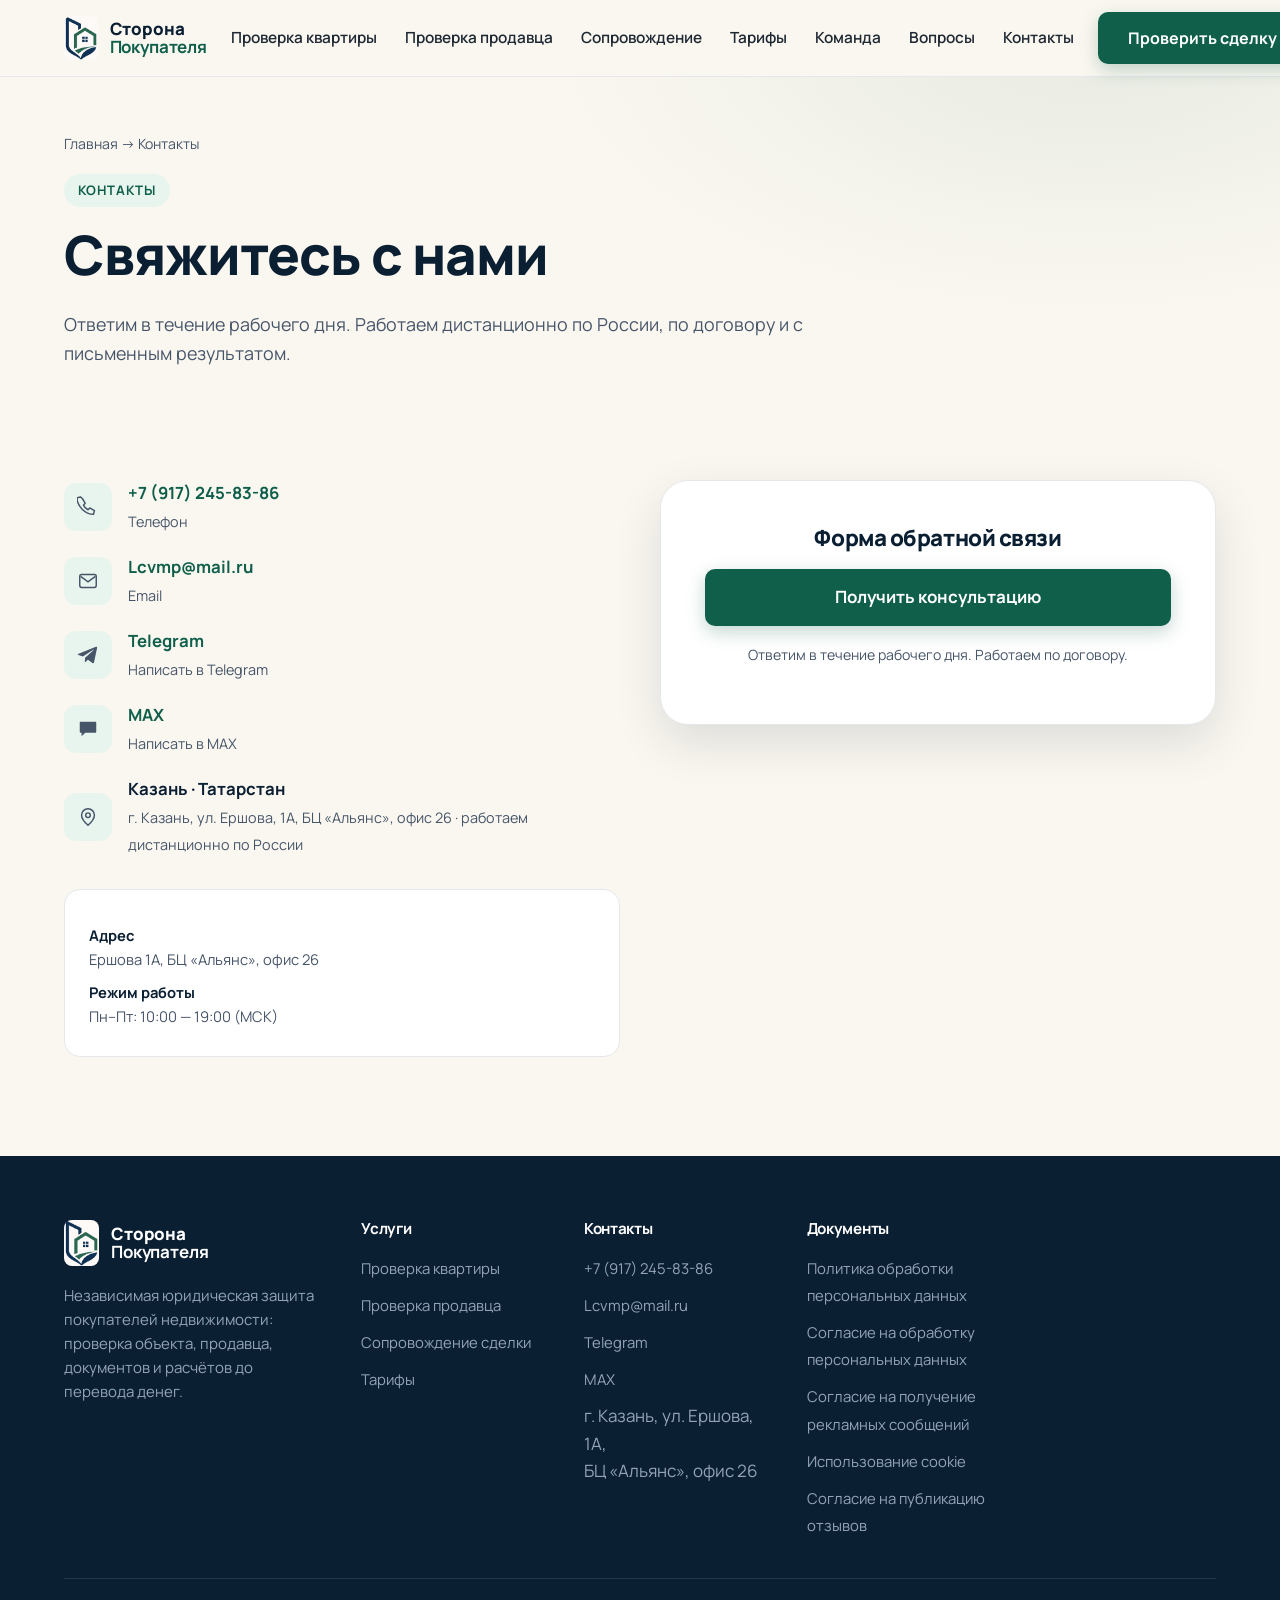
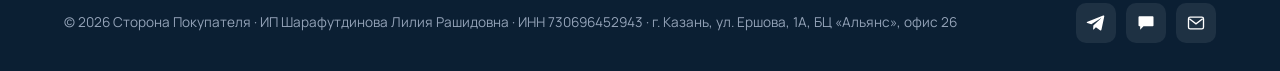
<file: contacts.html>
<!DOCTYPE html>
<html lang="ru">
<head>
  <meta charset="UTF-8">
  <meta name="viewport" content="width=device-width, initial-scale=1.0">
  <title>Контакты | Сторона Покупателя</title>
  <meta name="description" content="Контакты компании «Сторона Покупателя»: телефон, email, Telegram, MAX и режим работы. Независимое юридическое сопровождение покупки недвижимости.">
  <link rel="preconnect" href="https://fonts.googleapis.com">
  <link rel="preconnect" href="https://fonts.gstatic.com" crossorigin>
  <link href="https://fonts.googleapis.com/css2?family=Inter:wght@400;500;600;700;800&family=Manrope:wght@400;500;600;700;800&display=swap" rel="stylesheet">
  <link rel="stylesheet" href="assets/css/style.css?v=20260623s">
  <link rel="stylesheet" href="assets/css/extra.css?v=20260623s">
  <link rel="icon" href="assets/img/favicon.svg" type="image/svg+xml">
  <!-- Yandex.Metrika counter placeholder -->
</head>
<body>

<!-- Yandex.Metrika counter -->
<script type="text/javascript">
    (function(m,e,t,r,i,k,a){
        m[i]=m[i]||function(){(m[i].a=m[i].a||[]).push(arguments)};
        m[i].l=1*new Date();
        for (var j = 0; j < document.scripts.length; j++) {if (document.scripts[j].src === r) { return; }}
        k=e.createElement(t),a=e.getElementsByTagName(t)[0],k.async=1,k.src=r,a.parentNode.insertBefore(k,a)
    })(window, document,'script','https://mc.yandex.ru/metrika/tag.js?id=110106539', 'ym');

    ym(110106539, 'init', {ssr:true, webvisor:true, clickmap:true, ecommerce:"dataLayer", referrer: document.referrer, url: location.href, accurateTrackBounce:true, trackLinks:true});
</script>
<noscript><div><img src="https://mc.yandex.ru/watch/110106539" style="position:absolute; left:-9999px;" alt="" /></div></noscript>
<!-- /Yandex.Metrika counter -->
<script>window.YM_COUNTER_ID = 110106539;</script>

  <header class="header">
    <div class="container header__inner">
      <a class="logo" href="index.html" aria-label="Сторона Покупателя — на главную">
        <img class="logo__mark" src="emblem.png" alt="Сторона Покупателя" width="34" height="44">
        <span class="logo__text"><b>Сторона</b><span>Покупателя</span></span>
      </a>
      <nav class="nav" aria-label="Основная навигация">
        <a href="index.html#check-apartment">Проверка квартиры</a>
        <a href="index.html#check-seller">Проверка продавца</a>
        <a href="index.html#support">Сопровождение</a>
        <a href="index.html#pricing">Тарифы</a>
        <a href="index.html#team">Команда</a>
        <a href="index.html#faq">Вопросы</a>
        <a href="contacts.html" class="is-active">Контакты</a>
        <a class="btn btn--primary nav-cta-mobile" href="#contact-form" data-open-lead-modal>Проверить сделку</a>
      </nav>
      <a class="btn btn--primary header__cta" href="#contact-form" data-open-lead-modal data-goal="cta_header">Проверить сделку</a>
      <button class="burger" aria-label="Открыть меню" aria-expanded="false"><span></span><span></span><span></span></button>
    </div>
  </header>

  <main>
    <section class="page-hero">
      <div class="container">
        <nav class="breadcrumbs"><a href="index.html">Главная</a> → Контакты</nav>
        <div class="section-head section-head--left">
          <span class="eyebrow">Контакты</span>
          <h1>Свяжитесь с нами</h1>
          <p>Ответим в течение рабочего дня. Работаем дистанционно по России, по договору и с письменным результатом.</p>
        </div>
      </div>
    </section>

    <section class="section" style="padding-top:8px;">
      <div class="container contact-grid">
        <div>
          <ul class="contact-list">
            <li><span class="contact-list__icon"><svg width="22" height="22" viewBox="0 0 24 24" fill="none"><path d="M6 3l3 5-2 2c1 2 3 4 5 5l2-2 5 3-1 4c-9 0-18-9-18-18l4-1z" stroke="currentColor" stroke-width="1.6" stroke-linejoin="round"/></svg></span><div><b><a href="tel:+79172458386" data-goal="phone_click">+7 (917) 245-83-86</a></b><span>Телефон</span></div></li>
            <li><span class="contact-list__icon"><svg width="22" height="22" viewBox="0 0 24 24" fill="none"><rect x="3" y="5" width="18" height="14" rx="2" stroke="currentColor" stroke-width="1.6"/><path d="M4 7l8 6 8-6" stroke="currentColor" stroke-width="1.6"/></svg></span><div><b><a href="mailto:Lcvmp@mail.ru" data-goal="email_click">Lcvmp@mail.ru</a></b><span>Email</span></div></li>
            <li><span class="contact-list__icon"><svg width="22" height="22" viewBox="0 0 24 24" fill="currentColor"><path d="M21.9 4.3l-3.3 15.6c-.2 1-.9 1.3-1.8.8l-4.9-3.6-2.4 2.3c-.3.3-.5.5-1 .5l.3-5 9.1-8.2c.4-.3-.1-.5-.6-.2L6.4 13.6 1.6 12c-1-.3-1-.9.2-1.4L20.6 3c.9-.3 1.6.2 1.3 1.3z"/></svg></span><div><b><a href="https://t.me/Liliya_03031993" target="_blank" rel="noopener" data-goal="telegram_click">Telegram</a></b><span>Написать в Telegram</span></div></li>
            <li><span class="contact-list__icon"><svg width="22" height="22" viewBox="0 0 24 24" fill="currentColor"><path d="M4 4h16a1 1 0 011 1v10a1 1 0 01-1 1H9l-4 4v-4H4a1 1 0 01-1-1V5a1 1 0 011-1z"/></svg></span><div><b><a href="https://max.ru/u/f9LHodD0cOKvPAYLXpleD3N2qbvk6agdpkLa9-tQQDycm63a1Pai1zaIuNs" target="_blank" rel="noopener" data-goal="max_click">MAX</a></b><span>Написать в MAX</span></div></li>
            <li><span class="contact-list__icon"><svg width="22" height="22" viewBox="0 0 24 24" fill="none"><path d="M12 21c5-4.5 7-8 7-11a7 7 0 10-14 0c0 3 2 6.5 7 11z" stroke="currentColor" stroke-width="1.6"/><circle cx="12" cy="10" r="2.5" stroke="currentColor" stroke-width="1.6"/></svg></span><div><b>Казань · Татарстан</b><span>г. Казань, ул. Ершова, 1А, БЦ «Альянс», офис 26 · работаем дистанционно по России</span></div></li>
          </ul>

          <dl class="requisites">
            <dt>Адрес</dt>
            <dd>Ершова 1А, БЦ «Альянс», офис 26</dd>
            <dt>Режим работы</dt>
            <dd>Пн–Пт: 10:00 — 19:00 (МСК)</dd>
          </dl>
        </div>

        <div class="form-card reveal" style="margin:0; text-align:center;">
  <h3 style="margin-bottom:18px;">Форма обратной связи</h3>

  <button class="btn btn--primary btn--lg btn--block" type="button"
    data-open-lead-modal
    data-goal="contacts_form"
    data-modal-eyebrow="КОНСУЛЬТАЦИЯ ЮРИСТА"
    data-modal-title="Получить консультацию"
    data-modal-text="Оставьте телефон — мы свяжемся с вами, уточним ситуацию и подскажем, как безопасно пройти сделку.">
    Получить консультацию
  </button>

  <p class="form-foot" style="margin-top:18px;">
    Ответим в течение рабочего дня. Работаем по договору.
  </p>
</div>
      </div>
    </section>
  </main>

  <footer class="footer">
    <div class="container">
      <div class="footer__top">
        <div class="footer__brand">
          <a class="logo" href="index.html">
            <img class="logo__mark" src="emblem.png" alt="Сторона Покупателя" width="34" height="44">
            <span class="logo__text"><b>Сторона</b><span>Покупателя</span></span>
          </a>
          <p class="footer__about">Независимая юридическая защита покупателей недвижимости: проверка объекта, продавца, документов и расчётов до перевода денег.</p>
        </div>
        <div>
          <h4>Услуги</h4>
          <ul>
            <li><a href="proverka-kvartiry.html">Проверка квартиры</a></li>
            <li><a href="proverka-prodavca.html">Проверка продавца</a></li>
            <li><a href="soprovozhdenie-sdelki.html">Сопровождение сделки</a></li>
            <li><a href="tarify.html">Тарифы</a></li>
          </ul>
        </div>
        <div>
          <h4>Контакты</h4>
          <ul>
            <li><a href="tel:+79172458386" data-goal="phone_click">+7 (917) 245-83-86</a></li>
            <li><a href="mailto:Lcvmp@mail.ru" data-goal="email_click">Lcvmp@mail.ru</a></li>
            <li><a href="https://t.me/Liliya_03031993" target="_blank" rel="noopener" data-goal="telegram_click">Telegram</a></li>
            <li><a href="https://max.ru/u/f9LHodD0cOKvPAYLXpleD3N2qbvk6agdpkLa9-tQQDycm63a1Pai1zaIuNs" target="_blank" rel="noopener" data-goal="max_click">MAX</a></li>
            <li>г. Казань, ул. Ершова, 1А,<br>БЦ «Альянс», офис 26</li>
          </ul>
        </div>
        <div>
          <h4>Документы</h4>
          <ul>
            <li><a href="privacy.html">Политика обработки персональных данных</a></li>
            <li><a href="consent-pdn.html">Согласие на обработку персональных данных</a></li>
            <li><a href="consent-ads.html">Согласие на получение рекламных сообщений</a></li>
            <li><a href="cookies.html">Использование cookie</a></li>
            <li><a href="consent-publication.html">Согласие на публикацию отзывов</a></li>
          </ul>
        </div>
      </div>
      <div class="footer__bottom">
        <span>© <span data-year>2026</span> Сторона Покупателя · ИП Шарафутдинова Лилия Рашидовна · ИНН 730696452943 · г. Казань, ул. Ершова, 1А, БЦ «Альянс», офис 26</span>
        <div class="footer__socials">
          <a href="https://t.me/Liliya_03031993" target="_blank" rel="noopener" aria-label="Telegram" data-goal="telegram_click"><svg width="20" height="20" viewBox="0 0 24 24" fill="currentColor"><path d="M21.9 4.3l-3.3 15.6c-.2 1-.9 1.3-1.8.8l-4.9-3.6-2.4 2.3c-.3.3-.5.5-1 .5l.3-5 9.1-8.2c.4-.3-.1-.5-.6-.2L6.4 13.6 1.6 12c-1-.3-1-.9.2-1.4L20.6 3c.9-.3 1.6.2 1.3 1.3z"/></svg></a>
          <a href="https://max.ru/u/f9LHodD0cOKvPAYLXpleD3N2qbvk6agdpkLa9-tQQDycm63a1Pai1zaIuNs" target="_blank" rel="noopener" aria-label="MAX" data-goal="max_click"><svg width="20" height="20" viewBox="0 0 24 24" fill="currentColor"><path d="M4 4h16a1 1 0 011 1v10a1 1 0 01-1 1H9l-4 4v-4H4a1 1 0 01-1-1V5a1 1 0 011-1z"/></svg></a>
          <a href="mailto:Lcvmp@mail.ru" aria-label="Email"><svg width="20" height="20" viewBox="0 0 24 24" fill="none"><rect x="3" y="5" width="18" height="14" rx="2" stroke="currentColor" stroke-width="1.6"/><path d="M4 7l8 6 8-6" stroke="currentColor" stroke-width="1.6"/></svg></a>
        </div>
      </div>
    </div>
  </footer>

  <!-- ====================== LEAD MODAL (Яндекс Форма) ====================== -->
  <!-- Важно: отправка заявок на Lcvmp@mail.ru настраивается в кабинете Яндекс Форм: Интеграции → Почта → поле "Кому" -->
  <!--
    Важно: Яндекс Форма вставлена через iframe, поэтому стили сайта не могут
    полностью изменить поля и кнопку внутри формы. Для 100% фирменного дизайна
    нужно заменить iframe на собственную HTML-форму с отправкой через
    backend / webhook / Telegram / email.
  -->
  <div class="lead-modal" id="leadModal" aria-hidden="true">
    <div class="lead-modal__overlay" data-close-modal></div>
    <div class="lead-modal__dialog" role="dialog" aria-modal="true" aria-labelledby="leadModalTitle">
      <button class="lead-modal__close" type="button" aria-label="Закрыть окно" data-close-modal>&times;</button>
      <div class="lead-modal__header">
        <span class="eyebrow">Заявка на проверку сделки</span>
        <h2 id="leadModalTitle">Проверить сделку</h2>
        <p>Заполните форму — мы свяжемся с вами и подскажем, с чего начать проверку.</p>
      </div>
      <div class="lead-modal__form">
        <script src="https://forms.yandex.ru/_static/embed.js"></script>
        <iframe src="https://forms.yandex.ru/u/6a3a6b90068ff04311f0223a?iframe=1" frameborder="0" name="ya-form-6a3a6b90068ff04311f0223a" width="650" title="Форма заявки на проверку сделки"></iframe>
      </div>
    </div>
  </div>

  <script src="assets/js/main.js?v=20260623s"></script>
</body>
</html>
</file>
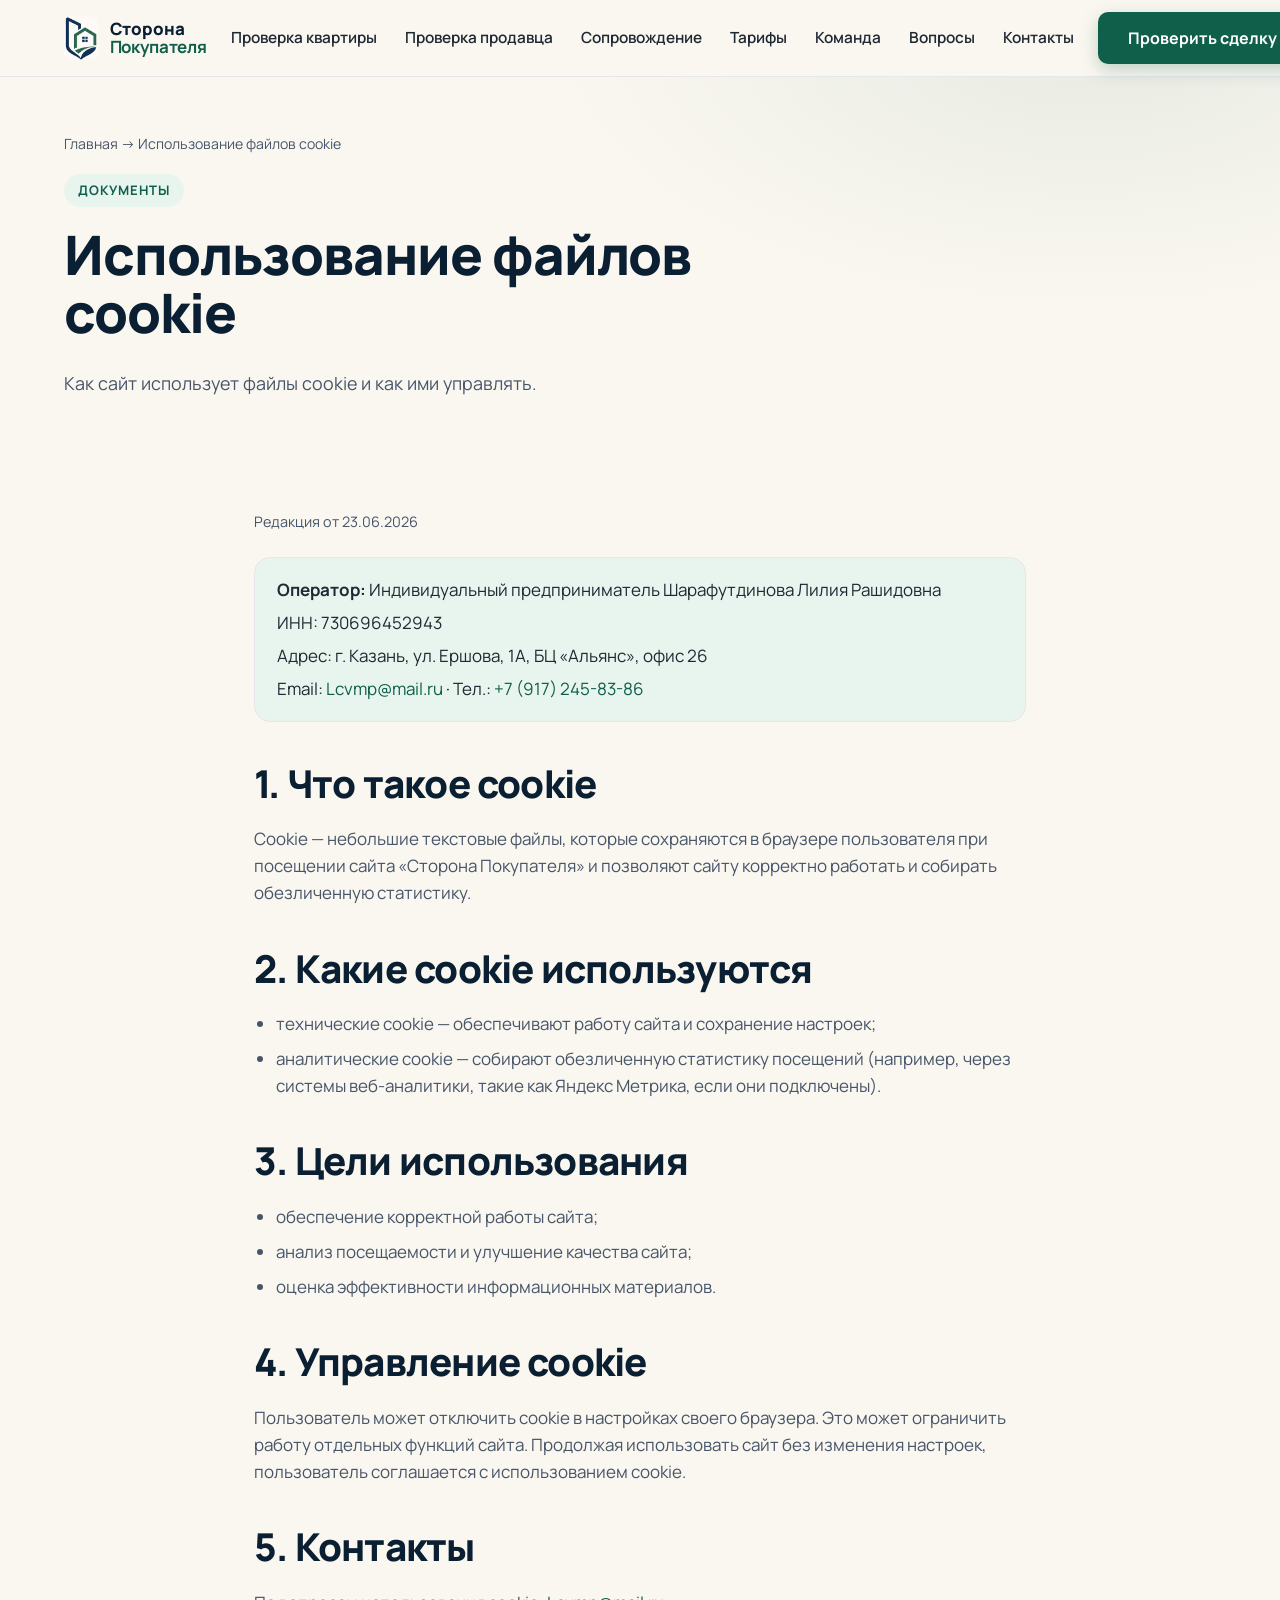
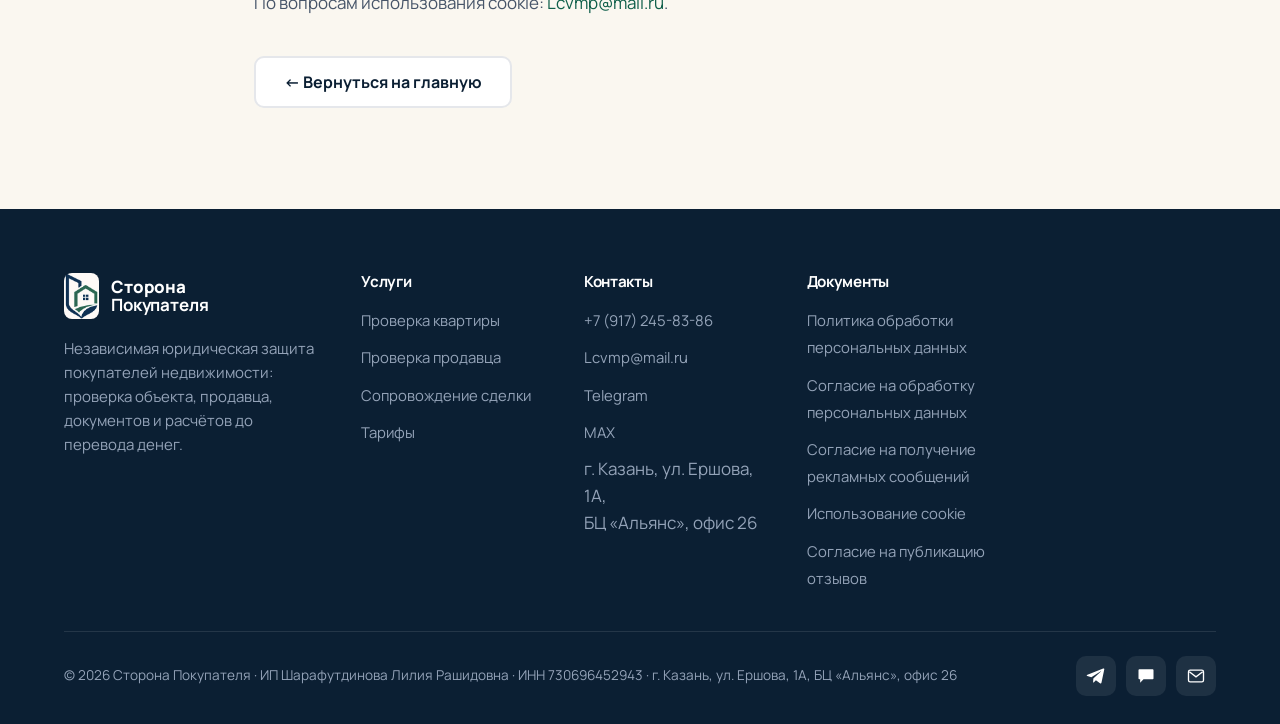
<file: cookies.html>
<!DOCTYPE html>
<html lang="ru">
<head>
  <meta charset="UTF-8">
  <meta name="viewport" content="width=device-width, initial-scale=1.0">
  <title>Использование файлов cookie | Сторона Покупателя</title>
  <meta name="description" content="Политика использования файлов cookie на сайте «Сторона Покупателя».">
  <meta name="robots" content="noindex, follow">
  <link rel="preconnect" href="https://fonts.googleapis.com">
  <link rel="preconnect" href="https://fonts.gstatic.com" crossorigin>
  <link href="https://fonts.googleapis.com/css2?family=Inter:wght@400;500;600;700;800&family=Manrope:wght@400;500;600;700;800&display=swap" rel="stylesheet">
  <link rel="stylesheet" href="assets/css/style.css?v=20260623s">
  <link rel="stylesheet" href="assets/css/extra.css?v=20260623s">
  <link rel="icon" href="assets/img/favicon.svg" type="image/svg+xml">
</head>
<body>

<!-- Yandex.Metrika counter -->
<script type="text/javascript">
    (function(m,e,t,r,i,k,a){
        m[i]=m[i]||function(){(m[i].a=m[i].a||[]).push(arguments)};
        m[i].l=1*new Date();
        for (var j = 0; j < document.scripts.length; j++) {if (document.scripts[j].src === r) { return; }}
        k=e.createElement(t),a=e.getElementsByTagName(t)[0],k.async=1,k.src=r,a.parentNode.insertBefore(k,a)
    })(window, document,'script','https://mc.yandex.ru/metrika/tag.js?id=110106539', 'ym');

    ym(110106539, 'init', {ssr:true, webvisor:true, clickmap:true, ecommerce:"dataLayer", referrer: document.referrer, url: location.href, accurateTrackBounce:true, trackLinks:true});
</script>
<noscript><div><img src="https://mc.yandex.ru/watch/110106539" style="position:absolute; left:-9999px;" alt="" /></div></noscript>
<!-- /Yandex.Metrika counter -->
<script>window.YM_COUNTER_ID = 110106539;</script>

  <header class="header">
    <div class="container header__inner">
      <a class="logo" href="index.html" aria-label="Сторона Покупателя — на главную">
        <img class="logo__mark" src="emblem.png" alt="Сторона Покупателя" width="34" height="44">
        <span class="logo__text"><b>Сторона</b><span>Покупателя</span></span>
      </a>
      <nav class="nav" aria-label="Основная навигация">
        <a href="index.html#check-apartment">Проверка квартиры</a>
        <a href="index.html#check-seller">Проверка продавца</a>
        <a href="index.html#support">Сопровождение</a>
        <a href="index.html#pricing">Тарифы</a>
        <a href="index.html#team">Команда</a>
        <a href="index.html#faq">Вопросы</a>
        <a href="contacts.html">Контакты</a>
        <a class="btn btn--primary nav-cta-mobile" href="index.html#lead-form" data-open-lead-modal>Проверить сделку</a>
      </nav>
      <a class="btn btn--primary header__cta" href="index.html#lead-form" data-open-lead-modal data-goal="cta_header">Проверить сделку</a>
      <button class="burger" aria-label="Открыть меню" aria-expanded="false"><span></span><span></span><span></span></button>
    </div>
  </header>

  <main>
    <section class="page-hero">
      <div class="container">
        <nav class="breadcrumbs"><a href="index.html">Главная</a> → Использование файлов cookie</nav>
        <div class="section-head section-head--left"><span class="eyebrow">Документы</span><h1>Использование файлов cookie</h1><p>Как сайт использует файлы cookie и как ими управлять.</p></div>
      </div>
    </section>
    <section class="section" style="padding-top:8px;">
      <div class="container legal">
        <p class="legal-updated">Редакция от 23.06.2026</p>
        <div class="legal-card">
          <p><strong>Оператор:</strong> Индивидуальный предприниматель Шарафутдинова Лилия Рашидовна</p>
          <p>ИНН: 730696452943</p>
          <p>Адрес: г. Казань, ул. Ершова, 1А, БЦ «Альянс», офис 26</p>
          <p>Email: <a href="mailto:Lcvmp@mail.ru">Lcvmp@mail.ru</a> · Тел.: <a href="tel:+79172458386">+7 (917) 245-83-86</a></p>
        </div>
        <h2>1. Что такое cookie</h2>
        <p>Cookie — небольшие текстовые файлы, которые сохраняются в браузере пользователя при посещении сайта «Сторона Покупателя» и позволяют сайту корректно работать и собирать обезличенную статистику.</p>

        <h2>2. Какие cookie используются</h2>
        <ul>
          <li>технические cookie — обеспечивают работу сайта и сохранение настроек;</li>
          <li>аналитические cookie — собирают обезличенную статистику посещений (например, через системы веб-аналитики, такие как Яндекс Метрика, если они подключены).</li>
        </ul>

        <h2>3. Цели использования</h2>
        <ul>
          <li>обеспечение корректной работы сайта;</li>
          <li>анализ посещаемости и улучшение качества сайта;</li>
          <li>оценка эффективности информационных материалов.</li>
        </ul>

        <h2>4. Управление cookie</h2>
        <p>Пользователь может отключить cookie в настройках своего браузера. Это может ограничить работу отдельных функций сайта. Продолжая использовать сайт без изменения настроек, пользователь соглашается с использованием cookie.</p>

        <h2>5. Контакты</h2>
        <p>По вопросам использования cookie: <a href="mailto:Lcvmp@mail.ru">Lcvmp@mail.ru</a>.</p>

        <p style="margin-top:40px;"><a class="btn btn--secondary" href="index.html">← Вернуться на главную</a></p>
      </div>
    </section>
  </main>

  <footer class="footer">
    <div class="container">
      <div class="footer__top">
        <div class="footer__brand">
          <a class="logo" href="index.html">
            <img class="logo__mark" src="emblem.png" alt="Сторона Покупателя" width="34" height="44">
            <span class="logo__text"><b>Сторона</b><span>Покупателя</span></span>
          </a>
          <p class="footer__about">Независимая юридическая защита покупателей недвижимости: проверка объекта, продавца, документов и расчётов до перевода денег.</p>
        </div>
        <div>
          <h4>Услуги</h4>
          <ul>
            <li><a href="proverka-kvartiry.html">Проверка квартиры</a></li>
            <li><a href="proverka-prodavca.html">Проверка продавца</a></li>
            <li><a href="soprovozhdenie-sdelki.html">Сопровождение сделки</a></li>
            <li><a href="tarify.html">Тарифы</a></li>
          </ul>
        </div>
        <div>
          <h4>Контакты</h4>
          <ul>
            <li><a href="tel:+79172458386" data-goal="phone_click">+7 (917) 245-83-86</a></li>
            <li><a href="mailto:Lcvmp@mail.ru" data-goal="email_click">Lcvmp@mail.ru</a></li>
            <li><a href="https://t.me/Liliya_03031993" target="_blank" rel="noopener" data-goal="telegram_click">Telegram</a></li>
            <li><a href="https://max.ru/u/f9LHodD0cOKvPAYLXpleD3N2qbvk6agdpkLa9-tQQDycm63a1Pai1zaIuNs" target="_blank" rel="noopener" data-goal="max_click">MAX</a></li>
            <li>г. Казань, ул. Ершова, 1А,<br>БЦ «Альянс», офис 26</li>
          </ul>
        </div>
        <div>
          <h4>Документы</h4>
          <ul>
            <li><a href="privacy.html">Политика обработки персональных данных</a></li>
            <li><a href="consent-pdn.html">Согласие на обработку персональных данных</a></li>
            <li><a href="consent-ads.html">Согласие на получение рекламных сообщений</a></li>
            <li><a href="cookies.html">Использование cookie</a></li>
            <li><a href="consent-publication.html">Согласие на публикацию отзывов</a></li>
          </ul>
        </div>
      </div>
      <div class="footer__bottom">
        <span>© <span data-year>2026</span> Сторона Покупателя · ИП Шарафутдинова Лилия Рашидовна · ИНН 730696452943 · г. Казань, ул. Ершова, 1А, БЦ «Альянс», офис 26</span>
        <div class="footer__socials">
          <a href="https://t.me/Liliya_03031993" target="_blank" rel="noopener" aria-label="Telegram" data-goal="telegram_click"><svg width="20" height="20" viewBox="0 0 24 24" fill="currentColor"><path d="M21.9 4.3l-3.3 15.6c-.2 1-.9 1.3-1.8.8l-4.9-3.6-2.4 2.3c-.3.3-.5.5-1 .5l.3-5 9.1-8.2c.4-.3-.1-.5-.6-.2L6.4 13.6 1.6 12c-1-.3-1-.9.2-1.4L20.6 3c.9-.3 1.6.2 1.3 1.3z"/></svg></a>
          <a href="https://max.ru/u/f9LHodD0cOKvPAYLXpleD3N2qbvk6agdpkLa9-tQQDycm63a1Pai1zaIuNs" target="_blank" rel="noopener" aria-label="MAX" data-goal="max_click"><svg width="20" height="20" viewBox="0 0 24 24" fill="currentColor"><path d="M4 4h16a1 1 0 011 1v10a1 1 0 01-1 1H9l-4 4v-4H4a1 1 0 01-1-1V5a1 1 0 011-1z"/></svg></a>
          <a href="mailto:Lcvmp@mail.ru" aria-label="Email"><svg width="20" height="20" viewBox="0 0 24 24" fill="none"><rect x="3" y="5" width="18" height="14" rx="2" stroke="currentColor" stroke-width="1.6"/><path d="M4 7l8 6 8-6" stroke="currentColor" stroke-width="1.6"/></svg></a>
        </div>
      </div>
    </div>
  </footer>

  <!-- ====================== LEAD MODAL (Яндекс Форма) ====================== -->
  <!-- Важно: отправка заявок на Lcvmp@mail.ru настраивается в кабинете Яндекс Форм: Интеграции → Почта → поле "Кому" -->
  <!--
    Важно: Яндекс Форма вставлена через iframe, поэтому стили сайта не могут
    полностью изменить поля и кнопку внутри формы. Для 100% фирменного дизайна
    нужно заменить iframe на собственную HTML-форму с отправкой через
    backend / webhook / Telegram / email.
  -->
  <div class="lead-modal" id="leadModal" aria-hidden="true">
    <div class="lead-modal__overlay" data-close-modal></div>
    <div class="lead-modal__dialog" role="dialog" aria-modal="true" aria-labelledby="leadModalTitle">
      <button class="lead-modal__close" type="button" aria-label="Закрыть окно" data-close-modal>&times;</button>
      <div class="lead-modal__header">
        <span class="eyebrow">Заявка на проверку сделки</span>
        <h2 id="leadModalTitle">Проверить сделку</h2>
        <p>Заполните форму — мы свяжемся с вами и подскажем, с чего начать проверку.</p>
      </div>
      <div class="lead-modal__form">
        <script src="https://forms.yandex.ru/_static/embed.js"></script>
        <iframe src="https://forms.yandex.ru/u/6a3a6b90068ff04311f0223a?iframe=1" frameborder="0" name="ya-form-6a3a6b90068ff04311f0223a" width="650" title="Форма заявки на проверку сделки"></iframe>
      </div>
    </div>
  </div>

  <script src="assets/js/main.js?v=20260623s"></script>
</body>
</html>
</file>
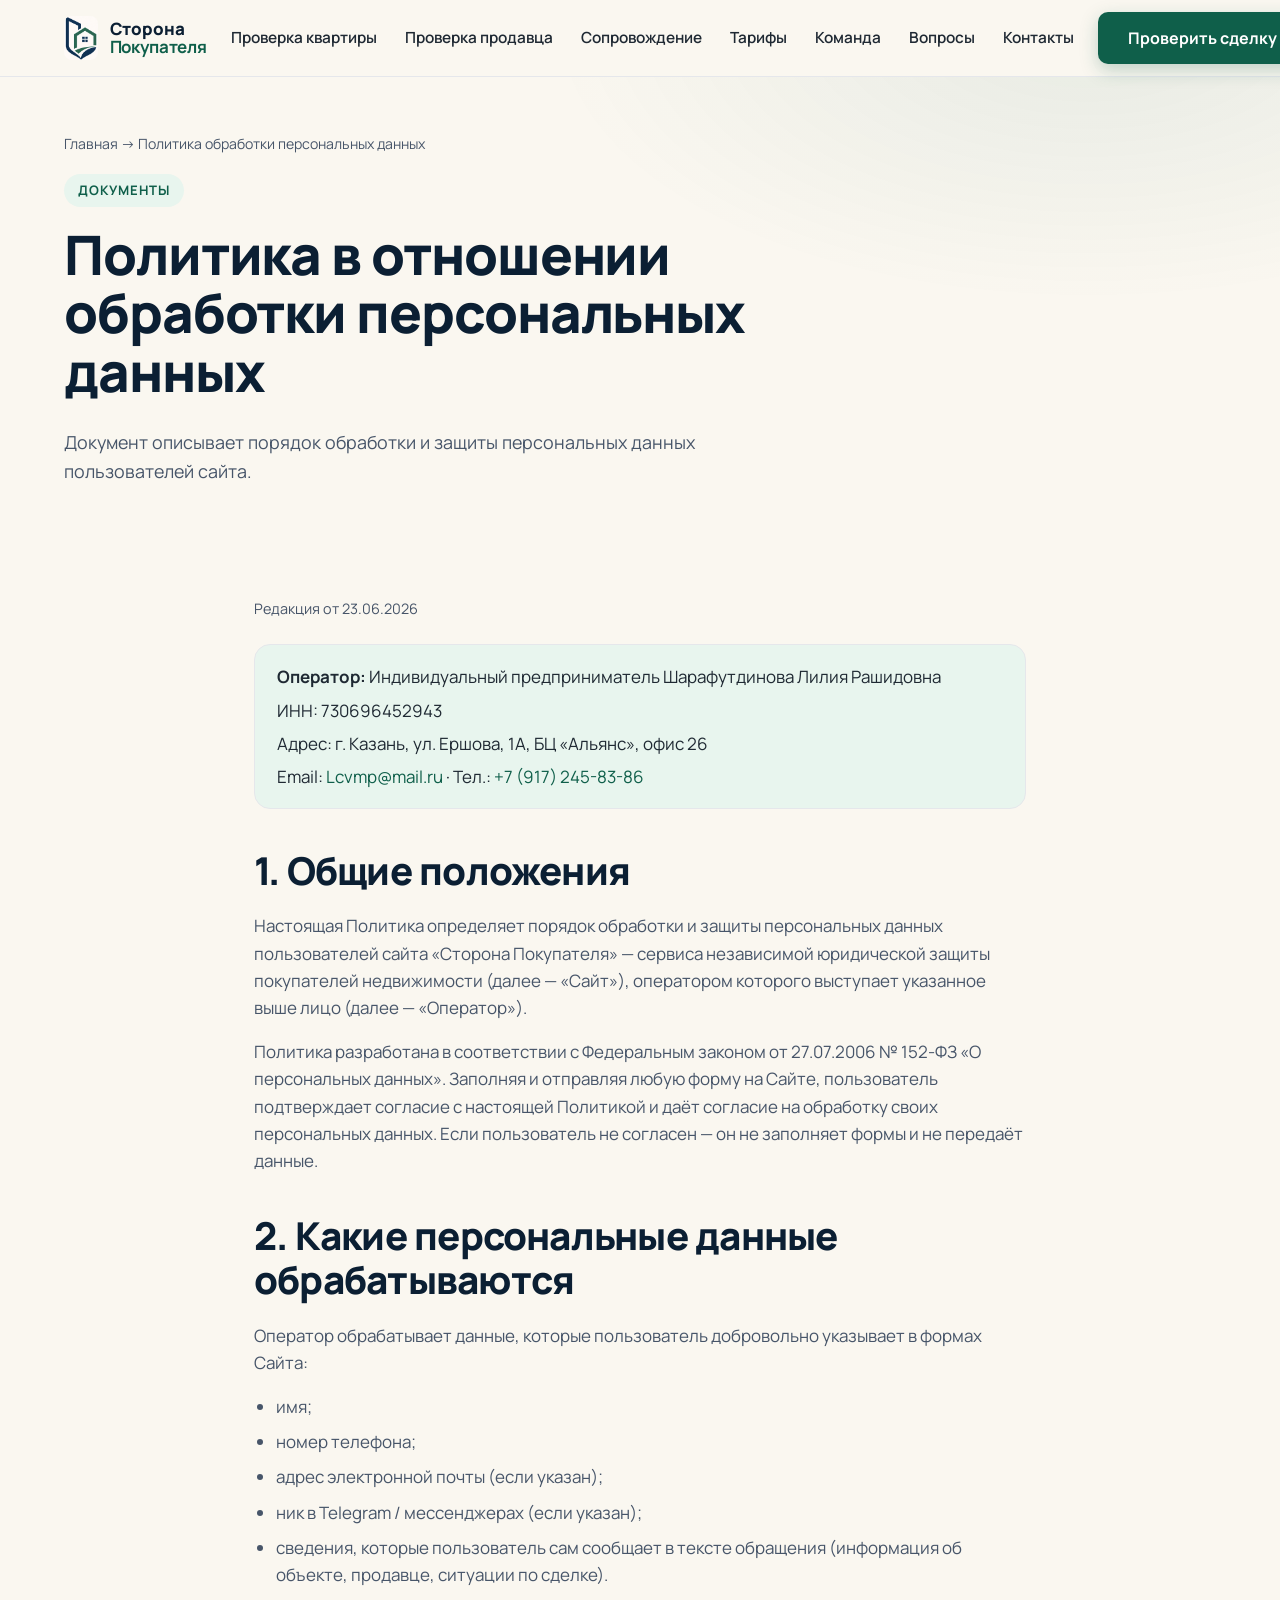
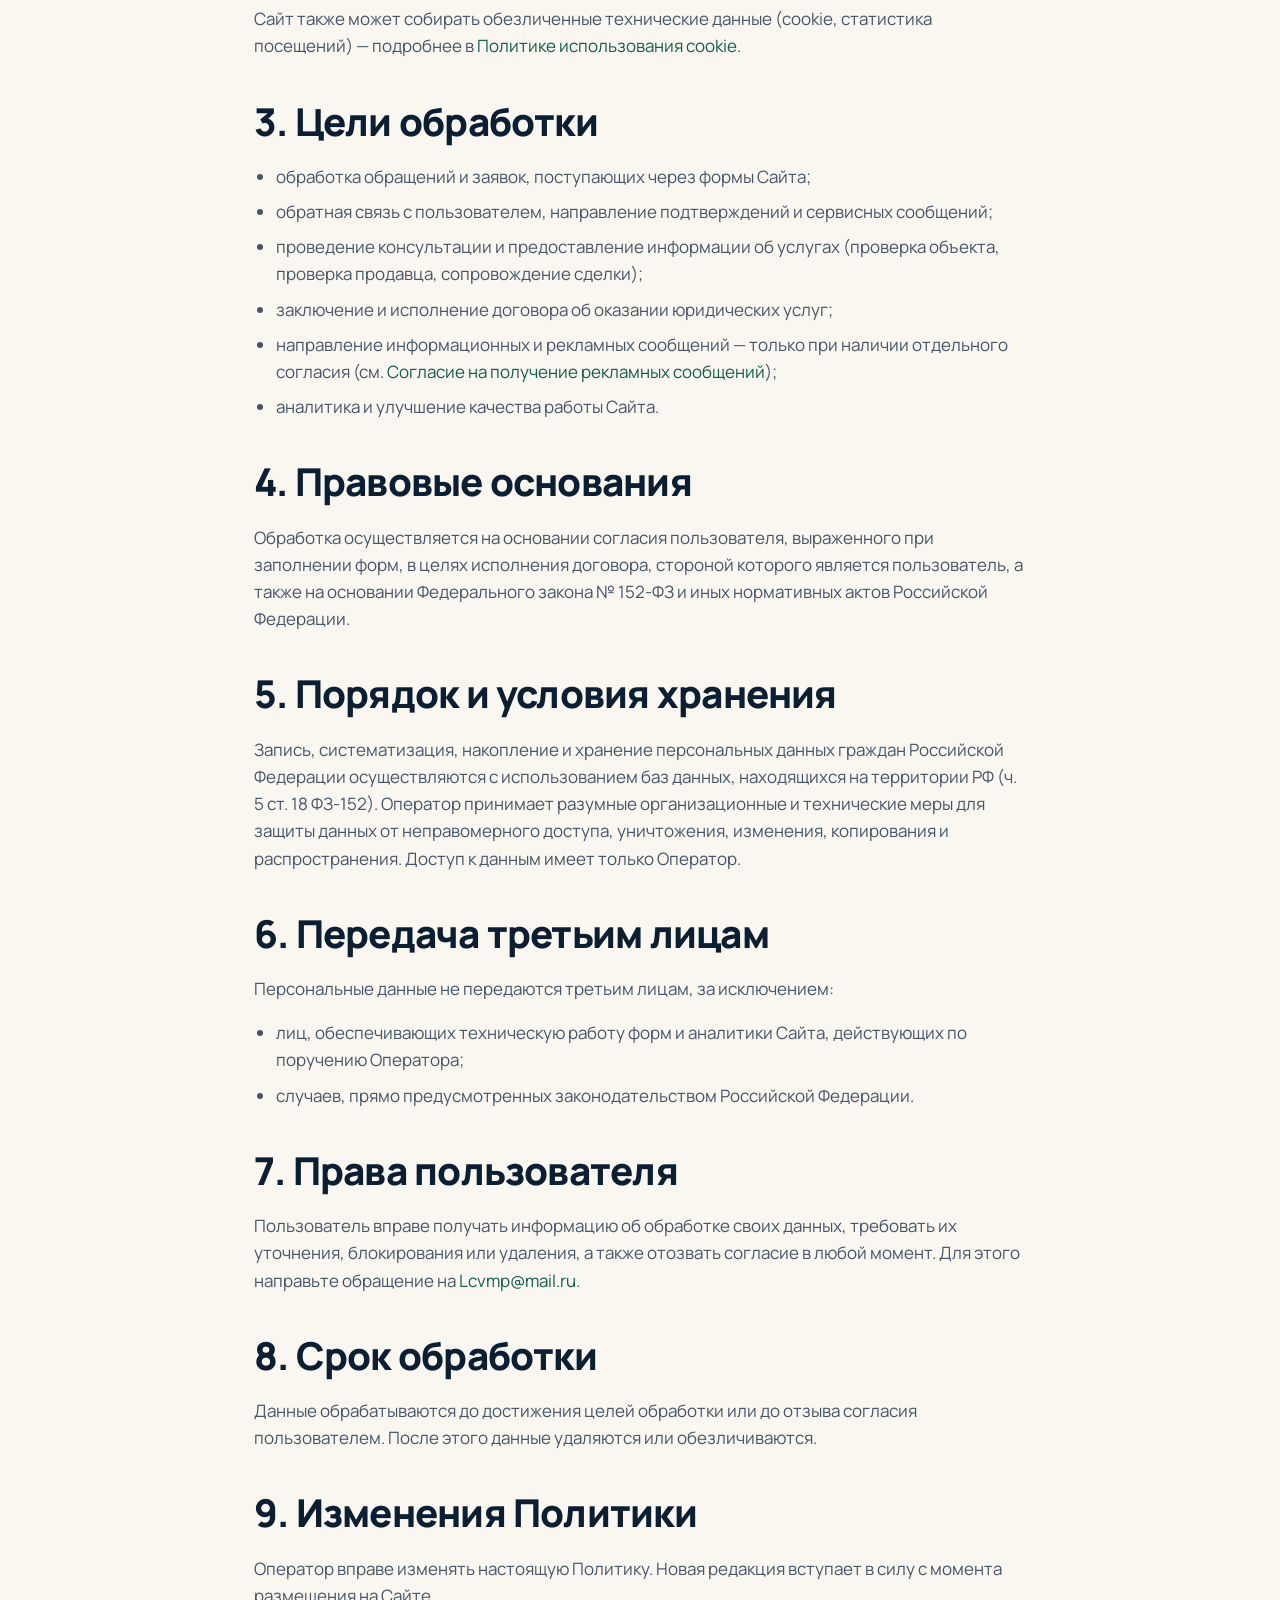
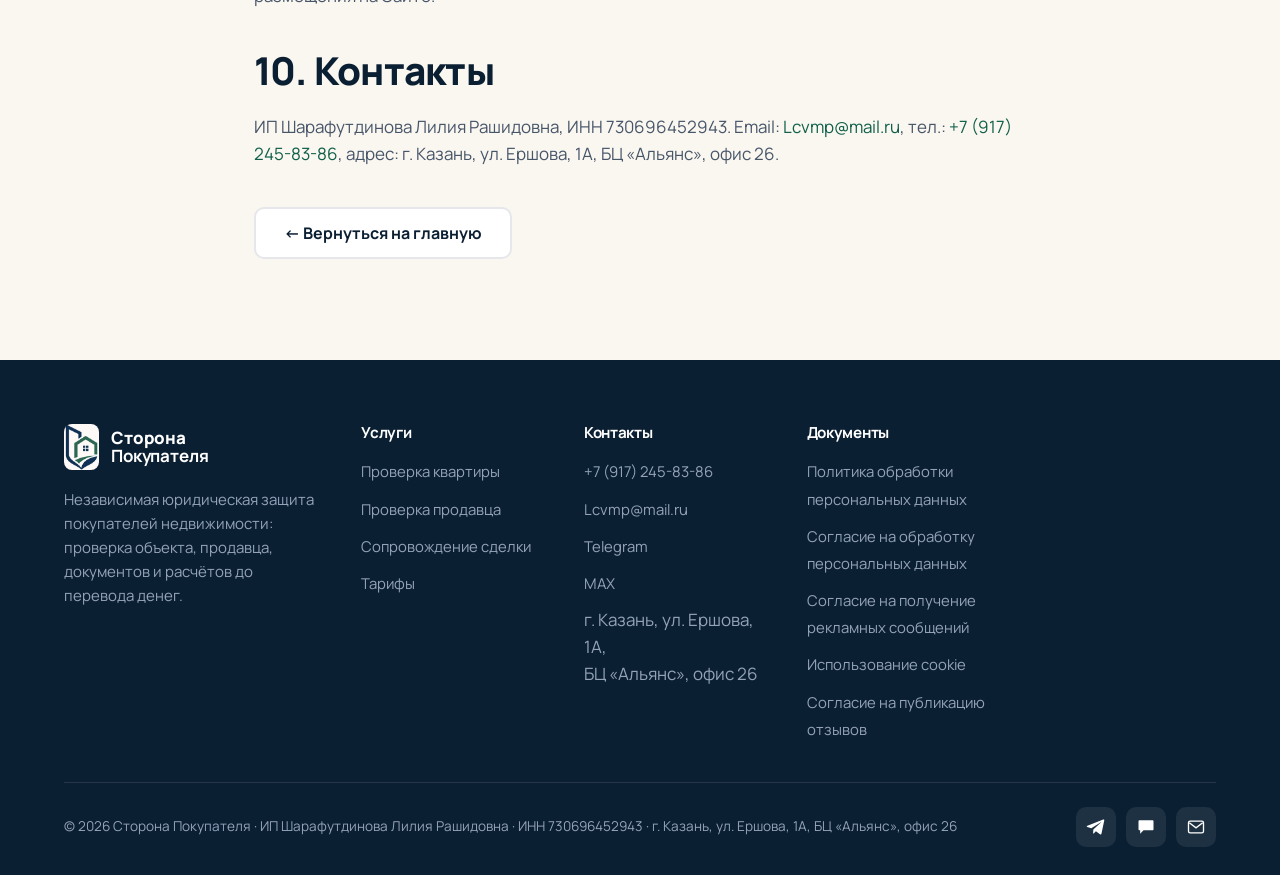
<file: privacy.html>
<!DOCTYPE html>
<html lang="ru">
<head>
  <meta charset="UTF-8">
  <meta name="viewport" content="width=device-width, initial-scale=1.0">
  <title>Политика обработки персональных данных | Сторона Покупателя</title>
  <meta name="description" content="Политика в отношении обработки персональных данных сайта «Сторона Покупателя». Оператор: ИП Шарафутдинова Л. Р., ИНН 730696452943.">
  <meta name="robots" content="noindex, follow">
  <link rel="preconnect" href="https://fonts.googleapis.com">
  <link rel="preconnect" href="https://fonts.gstatic.com" crossorigin>
  <link href="https://fonts.googleapis.com/css2?family=Inter:wght@400;500;600;700;800&family=Manrope:wght@400;500;600;700;800&display=swap" rel="stylesheet">
  <link rel="stylesheet" href="assets/css/style.css?v=20260623s">
  <link rel="stylesheet" href="assets/css/extra.css?v=20260623s">
  <link rel="icon" href="assets/img/favicon.svg" type="image/svg+xml">
</head>
<body>

<!-- Yandex.Metrika counter -->
<script type="text/javascript">
    (function(m,e,t,r,i,k,a){
        m[i]=m[i]||function(){(m[i].a=m[i].a||[]).push(arguments)};
        m[i].l=1*new Date();
        for (var j = 0; j < document.scripts.length; j++) {if (document.scripts[j].src === r) { return; }}
        k=e.createElement(t),a=e.getElementsByTagName(t)[0],k.async=1,k.src=r,a.parentNode.insertBefore(k,a)
    })(window, document,'script','https://mc.yandex.ru/metrika/tag.js?id=110106539', 'ym');

    ym(110106539, 'init', {ssr:true, webvisor:true, clickmap:true, ecommerce:"dataLayer", referrer: document.referrer, url: location.href, accurateTrackBounce:true, trackLinks:true});
</script>
<noscript><div><img src="https://mc.yandex.ru/watch/110106539" style="position:absolute; left:-9999px;" alt="" /></div></noscript>
<!-- /Yandex.Metrika counter -->
<script>window.YM_COUNTER_ID = 110106539;</script>

  <header class="header">
    <div class="container header__inner">
      <a class="logo" href="index.html" aria-label="Сторона Покупателя — на главную">
        <img class="logo__mark" src="emblem.png" alt="Сторона Покупателя" width="34" height="44">
        <span class="logo__text"><b>Сторона</b><span>Покупателя</span></span>
      </a>
      <nav class="nav" aria-label="Основная навигация">
        <a href="index.html#check-apartment">Проверка квартиры</a>
        <a href="index.html#check-seller">Проверка продавца</a>
        <a href="index.html#support">Сопровождение</a>
        <a href="index.html#pricing">Тарифы</a>
        <a href="index.html#team">Команда</a>
        <a href="index.html#faq">Вопросы</a>
        <a href="contacts.html">Контакты</a>
        <a class="btn btn--primary nav-cta-mobile" href="index.html#lead-form" data-open-lead-modal>Проверить сделку</a>
      </nav>
      <a class="btn btn--primary header__cta" href="index.html#lead-form" data-open-lead-modal data-goal="cta_header">Проверить сделку</a>
      <button class="burger" aria-label="Открыть меню" aria-expanded="false"><span></span><span></span><span></span></button>
    </div>
  </header>

  <main>
    <section class="page-hero">
      <div class="container">
        <nav class="breadcrumbs"><a href="index.html">Главная</a> → Политика обработки персональных данных</nav>
        <div class="section-head section-head--left"><span class="eyebrow">Документы</span><h1>Политика в отношении обработки персональных данных</h1><p>Документ описывает порядок обработки и защиты персональных данных пользователей сайта.</p></div>
      </div>
    </section>
    <section class="section" style="padding-top:8px;">
      <div class="container legal">
        <p class="legal-updated">Редакция от 23.06.2026</p>
        <div class="legal-card">
          <p><strong>Оператор:</strong> Индивидуальный предприниматель Шарафутдинова Лилия Рашидовна</p>
          <p>ИНН: 730696452943</p>
          <p>Адрес: г. Казань, ул. Ершова, 1А, БЦ «Альянс», офис 26</p>
          <p>Email: <a href="mailto:Lcvmp@mail.ru">Lcvmp@mail.ru</a> · Тел.: <a href="tel:+79172458386">+7 (917) 245-83-86</a></p>
        </div>
        <h2>1. Общие положения</h2>
        <p>Настоящая Политика определяет порядок обработки и защиты персональных данных пользователей сайта «Сторона Покупателя» — сервиса независимой юридической защиты покупателей недвижимости (далее — «Сайт»), оператором которого выступает указанное выше лицо (далее — «Оператор»).</p>
        <p>Политика разработана в соответствии с Федеральным законом от 27.07.2006 № 152-ФЗ «О персональных данных». Заполняя и отправляя любую форму на Сайте, пользователь подтверждает согласие с настоящей Политикой и даёт согласие на обработку своих персональных данных. Если пользователь не согласен — он не заполняет формы и не передаёт данные.</p>

        <h2>2. Какие персональные данные обрабатываются</h2>
        <p>Оператор обрабатывает данные, которые пользователь добровольно указывает в формах Сайта:</p>
        <ul>
          <li>имя;</li>
          <li>номер телефона;</li>
          <li>адрес электронной почты (если указан);</li>
          <li>ник в Telegram / мессенджерах (если указан);</li>
          <li>сведения, которые пользователь сам сообщает в тексте обращения (информация об объекте, продавце, ситуации по сделке).</li>
        </ul>
        <p>Сайт также может собирать обезличенные технические данные (cookie, статистика посещений) — подробнее в <a href="cookies.html">Политике использования cookie</a>.</p>

        <h2>3. Цели обработки</h2>
        <ul>
          <li>обработка обращений и заявок, поступающих через формы Сайта;</li>
          <li>обратная связь с пользователем, направление подтверждений и сервисных сообщений;</li>
          <li>проведение консультации и предоставление информации об услугах (проверка объекта, проверка продавца, сопровождение сделки);</li>
          <li>заключение и исполнение договора об оказании юридических услуг;</li>
          <li>направление информационных и рекламных сообщений — только при наличии отдельного согласия (см. <a href="consent-ads.html">Согласие на получение рекламных сообщений</a>);</li>
          <li>аналитика и улучшение качества работы Сайта.</li>
        </ul>

        <h2>4. Правовые основания</h2>
        <p>Обработка осуществляется на основании согласия пользователя, выраженного при заполнении форм, в целях исполнения договора, стороной которого является пользователь, а также на основании Федерального закона № 152-ФЗ и иных нормативных актов Российской Федерации.</p>

        <h2>5. Порядок и условия хранения</h2>
        <p>Запись, систематизация, накопление и хранение персональных данных граждан Российской Федерации осуществляются с использованием баз данных, находящихся на территории РФ (ч. 5 ст. 18 ФЗ-152). Оператор принимает разумные организационные и технические меры для защиты данных от неправомерного доступа, уничтожения, изменения, копирования и распространения. Доступ к данным имеет только Оператор.</p>

        <h2>6. Передача третьим лицам</h2>
        <p>Персональные данные не передаются третьим лицам, за исключением:</p>
        <ul>
          <li>лиц, обеспечивающих техническую работу форм и аналитики Сайта, действующих по поручению Оператора;</li>
          <li>случаев, прямо предусмотренных законодательством Российской Федерации.</li>
        </ul>

        <h2>7. Права пользователя</h2>
        <p>Пользователь вправе получать информацию об обработке своих данных, требовать их уточнения, блокирования или удаления, а также отозвать согласие в любой момент. Для этого направьте обращение на <a href="mailto:Lcvmp@mail.ru">Lcvmp@mail.ru</a>.</p>

        <h2>8. Срок обработки</h2>
        <p>Данные обрабатываются до достижения целей обработки или до отзыва согласия пользователем. После этого данные удаляются или обезличиваются.</p>

        <h2>9. Изменения Политики</h2>
        <p>Оператор вправе изменять настоящую Политику. Новая редакция вступает в силу с момента размещения на Сайте.</p>

        <h2>10. Контакты</h2>
        <p>ИП Шарафутдинова Лилия Рашидовна, ИНН 730696452943. Email: <a href="mailto:Lcvmp@mail.ru">Lcvmp@mail.ru</a>, тел.: <a href="tel:+79172458386">+7 (917) 245-83-86</a>, адрес: г. Казань, ул. Ершова, 1А, БЦ «Альянс», офис 26.</p>

        <p style="margin-top:40px;"><a class="btn btn--secondary" href="index.html">← Вернуться на главную</a></p>
      </div>
    </section>
  </main>

  <footer class="footer">
    <div class="container">
      <div class="footer__top">
        <div class="footer__brand">
          <a class="logo" href="index.html">
            <img class="logo__mark" src="emblem.png" alt="Сторона Покупателя" width="34" height="44">
            <span class="logo__text"><b>Сторона</b><span>Покупателя</span></span>
          </a>
          <p class="footer__about">Независимая юридическая защита покупателей недвижимости: проверка объекта, продавца, документов и расчётов до перевода денег.</p>
        </div>
        <div>
          <h4>Услуги</h4>
          <ul>
            <li><a href="proverka-kvartiry.html">Проверка квартиры</a></li>
            <li><a href="proverka-prodavca.html">Проверка продавца</a></li>
            <li><a href="soprovozhdenie-sdelki.html">Сопровождение сделки</a></li>
            <li><a href="tarify.html">Тарифы</a></li>
          </ul>
        </div>
        <div>
          <h4>Контакты</h4>
          <ul>
            <li><a href="tel:+79172458386" data-goal="phone_click">+7 (917) 245-83-86</a></li>
            <li><a href="mailto:Lcvmp@mail.ru" data-goal="email_click">Lcvmp@mail.ru</a></li>
            <li><a href="https://t.me/Liliya_03031993" target="_blank" rel="noopener" data-goal="telegram_click">Telegram</a></li>
            <li><a href="https://max.ru/u/f9LHodD0cOKvPAYLXpleD3N2qbvk6agdpkLa9-tQQDycm63a1Pai1zaIuNs" target="_blank" rel="noopener" data-goal="max_click">MAX</a></li>
            <li>г. Казань, ул. Ершова, 1А,<br>БЦ «Альянс», офис 26</li>
          </ul>
        </div>
        <div>
          <h4>Документы</h4>
          <ul>
            <li><a href="privacy.html">Политика обработки персональных данных</a></li>
            <li><a href="consent-pdn.html">Согласие на обработку персональных данных</a></li>
            <li><a href="consent-ads.html">Согласие на получение рекламных сообщений</a></li>
            <li><a href="cookies.html">Использование cookie</a></li>
            <li><a href="consent-publication.html">Согласие на публикацию отзывов</a></li>
          </ul>
        </div>
      </div>
      <div class="footer__bottom">
        <span>© <span data-year>2026</span> Сторона Покупателя · ИП Шарафутдинова Лилия Рашидовна · ИНН 730696452943 · г. Казань, ул. Ершова, 1А, БЦ «Альянс», офис 26</span>
        <div class="footer__socials">
          <a href="https://t.me/Liliya_03031993" target="_blank" rel="noopener" aria-label="Telegram" data-goal="telegram_click"><svg width="20" height="20" viewBox="0 0 24 24" fill="currentColor"><path d="M21.9 4.3l-3.3 15.6c-.2 1-.9 1.3-1.8.8l-4.9-3.6-2.4 2.3c-.3.3-.5.5-1 .5l.3-5 9.1-8.2c.4-.3-.1-.5-.6-.2L6.4 13.6 1.6 12c-1-.3-1-.9.2-1.4L20.6 3c.9-.3 1.6.2 1.3 1.3z"/></svg></a>
          <a href="https://max.ru/u/f9LHodD0cOKvPAYLXpleD3N2qbvk6agdpkLa9-tQQDycm63a1Pai1zaIuNs" target="_blank" rel="noopener" aria-label="MAX" data-goal="max_click"><svg width="20" height="20" viewBox="0 0 24 24" fill="currentColor"><path d="M4 4h16a1 1 0 011 1v10a1 1 0 01-1 1H9l-4 4v-4H4a1 1 0 01-1-1V5a1 1 0 011-1z"/></svg></a>
          <a href="mailto:Lcvmp@mail.ru" aria-label="Email"><svg width="20" height="20" viewBox="0 0 24 24" fill="none"><rect x="3" y="5" width="18" height="14" rx="2" stroke="currentColor" stroke-width="1.6"/><path d="M4 7l8 6 8-6" stroke="currentColor" stroke-width="1.6"/></svg></a>
        </div>
      </div>
    </div>
  </footer>

  <!-- ====================== LEAD MODAL (Яндекс Форма) ====================== -->
  <!-- Важно: отправка заявок на Lcvmp@mail.ru настраивается в кабинете Яндекс Форм: Интеграции → Почта → поле "Кому" -->
  <!--
    Важно: Яндекс Форма вставлена через iframe, поэтому стили сайта не могут
    полностью изменить поля и кнопку внутри формы. Для 100% фирменного дизайна
    нужно заменить iframe на собственную HTML-форму с отправкой через
    backend / webhook / Telegram / email.
  -->
  <div class="lead-modal" id="leadModal" aria-hidden="true">
    <div class="lead-modal__overlay" data-close-modal></div>
    <div class="lead-modal__dialog" role="dialog" aria-modal="true" aria-labelledby="leadModalTitle">
      <button class="lead-modal__close" type="button" aria-label="Закрыть окно" data-close-modal>&times;</button>
      <div class="lead-modal__header">
        <span class="eyebrow">Заявка на проверку сделки</span>
        <h2 id="leadModalTitle">Проверить сделку</h2>
        <p>Заполните форму — мы свяжемся с вами и подскажем, с чего начать проверку.</p>
      </div>
      <div class="lead-modal__form">
        <script src="https://forms.yandex.ru/_static/embed.js"></script>
        <iframe src="https://forms.yandex.ru/u/6a3a6b90068ff04311f0223a?iframe=1" frameborder="0" name="ya-form-6a3a6b90068ff04311f0223a" width="650" title="Форма заявки на проверку сделки"></iframe>
      </div>
    </div>
  </div>

  <script src="assets/js/main.js?v=20260623s"></script>
</body>
</html>
</file>
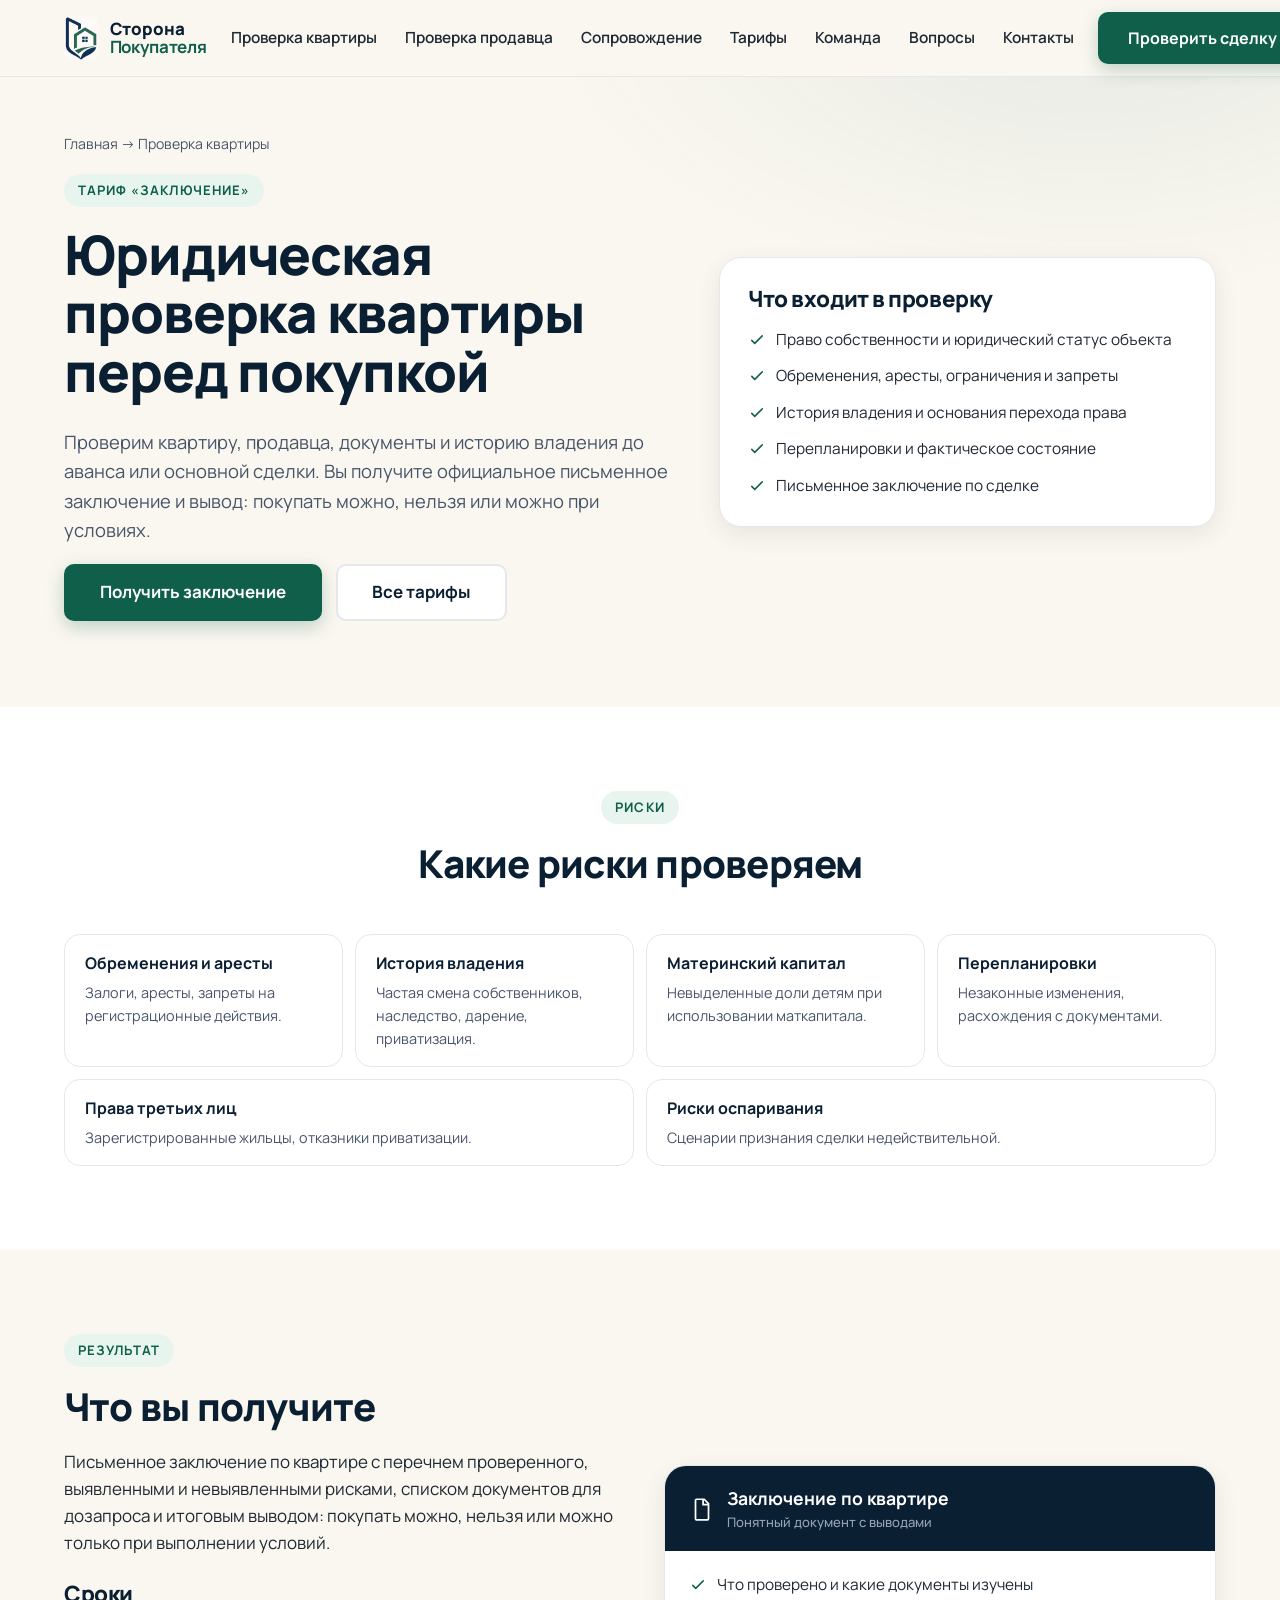
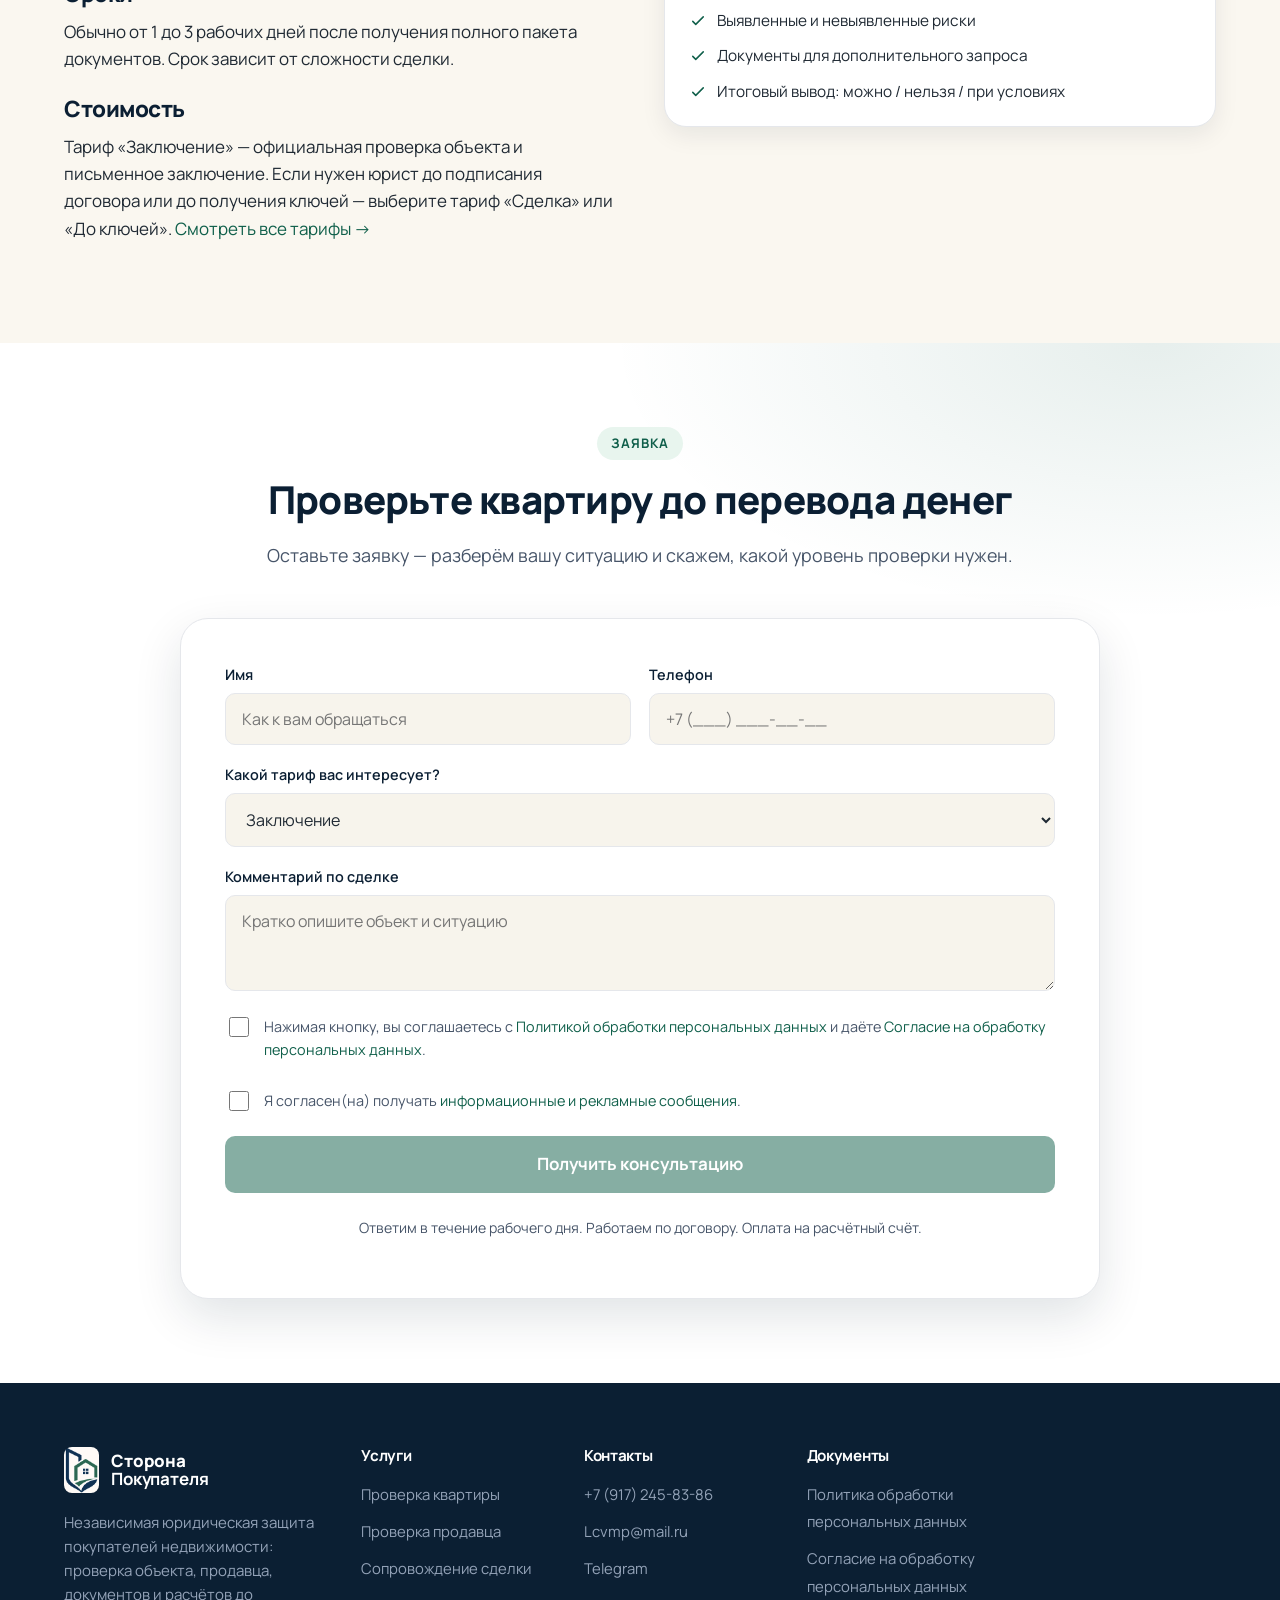
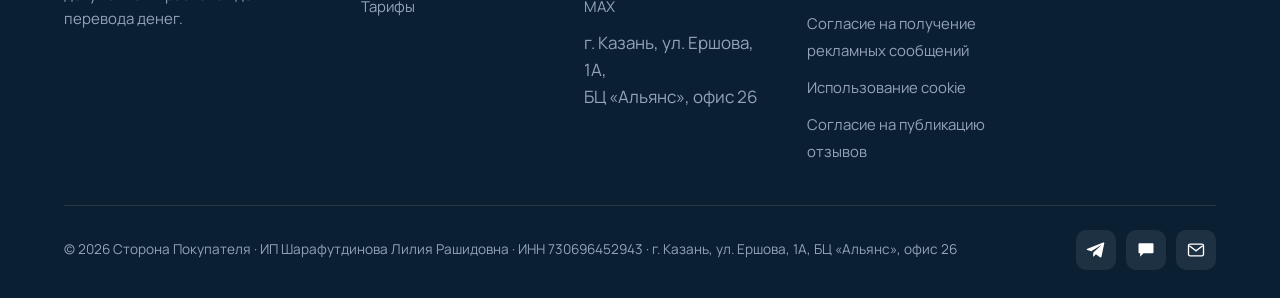
<file: proverka-kvartiry.html>
<!DOCTYPE html>
<html lang="ru">
<head>
  <meta charset="UTF-8">
  <meta name="viewport" content="width=device-width, initial-scale=1.0">
  <title>Юридическая проверка квартиры перед покупкой — тариф «Заключение» | Сторона Покупателя</title>
  <meta name="description" content="Проверка квартиры перед покупкой: объект, продавец, документы, история и риски оспаривания. Официальное письменное заключение — покупать можно, нельзя или при условиях.">
  <link rel="preconnect" href="https://fonts.googleapis.com">
  <link rel="preconnect" href="https://fonts.gstatic.com" crossorigin>
  <link href="https://fonts.googleapis.com/css2?family=Inter:wght@400;500;600;700;800&family=Manrope:wght@400;500;600;700;800&display=swap" rel="stylesheet">
  <link rel="stylesheet" href="assets/css/style.css?v=20260623s">
  <link rel="stylesheet" href="assets/css/extra.css?v=20260623s">
  <link rel="icon" href="assets/img/favicon.svg" type="image/svg+xml">
  <!-- Yandex.Metrika counter placeholder -->
</head>
<body>

<!-- Yandex.Metrika counter -->
<script type="text/javascript">
    (function(m,e,t,r,i,k,a){
        m[i]=m[i]||function(){(m[i].a=m[i].a||[]).push(arguments)};
        m[i].l=1*new Date();
        for (var j = 0; j < document.scripts.length; j++) {if (document.scripts[j].src === r) { return; }}
        k=e.createElement(t),a=e.getElementsByTagName(t)[0],k.async=1,k.src=r,a.parentNode.insertBefore(k,a)
    })(window, document,'script','https://mc.yandex.ru/metrika/tag.js?id=110106539', 'ym');

    ym(110106539, 'init', {ssr:true, webvisor:true, clickmap:true, ecommerce:"dataLayer", referrer: document.referrer, url: location.href, accurateTrackBounce:true, trackLinks:true});
</script>
<noscript><div><img src="https://mc.yandex.ru/watch/110106539" style="position:absolute; left:-9999px;" alt="" /></div></noscript>
<!-- /Yandex.Metrika counter -->
<script>window.YM_COUNTER_ID = 110106539;</script>

  <header class="header">
    <div class="container header__inner">
      <a class="logo" href="index.html" aria-label="Сторона Покупателя — на главную">
        <img class="logo__mark" src="emblem.png" alt="Сторона Покупателя" width="34" height="44">
        <span class="logo__text"><b>Сторона</b><span>Покупателя</span></span>
      </a>
      <nav class="nav" aria-label="Основная навигация">
        <a href="index.html#check-apartment">Проверка квартиры</a>
        <a href="index.html#check-seller">Проверка продавца</a>
        <a href="index.html#support">Сопровождение</a>
        <a href="index.html#pricing">Тарифы</a>
        <a href="index.html#team">Команда</a>
        <a href="index.html#faq">Вопросы</a>
        <a href="contacts.html">Контакты</a>
        <a class="btn btn--primary nav-cta-mobile" href="#lead" data-open-lead-modal>Проверить сделку</a>
      </nav>
      <a class="btn btn--primary header__cta" href="#lead" data-open-lead-modal>Проверить сделку</a>
      <button class="burger" aria-label="Открыть меню" aria-expanded="false"><span></span><span></span><span></span></button>
    </div>
  </header>

  <main>
    <section class="page-hero">
      <div class="container page-hero__grid">
        <div>
          <nav class="breadcrumbs"><a href="index.html">Главная</a> → Проверка квартиры</nav>
          <span class="eyebrow">Тариф «Заключение»</span>
          <h1>Юридическая проверка квартиры перед покупкой</h1>
          <p class="lead">Проверим квартиру, продавца, документы и историю владения до аванса или основной сделки. Вы получите официальное письменное заключение и вывод: покупать можно, нельзя или можно при условиях.</p>
          <div class="hero__actions">
            <a class="btn btn--primary btn--lg" href="#lead" data-open-lead-modal data-plan="Заключение" data-tariff="Заключение" data-goal="plan_zakluchenie">Получить заключение</a>
            <a class="btn btn--secondary btn--lg" href="tarify.html">Все тарифы</a>
          </div>
        </div>
        <div class="panel reveal">
          <h3>Что входит в проверку</h3>
          <ul>
            <li><svg width="18" height="18" viewBox="0 0 24 24" fill="none"><path d="M5 12.5l4 4 10-10" stroke="currentColor" stroke-width="2" stroke-linecap="round" stroke-linejoin="round"/></svg> Право собственности и юридический статус объекта</li>
            <li><svg width="18" height="18" viewBox="0 0 24 24" fill="none"><path d="M5 12.5l4 4 10-10" stroke="currentColor" stroke-width="2" stroke-linecap="round" stroke-linejoin="round"/></svg> Обременения, аресты, ограничения и запреты</li>
            <li><svg width="18" height="18" viewBox="0 0 24 24" fill="none"><path d="M5 12.5l4 4 10-10" stroke="currentColor" stroke-width="2" stroke-linecap="round" stroke-linejoin="round"/></svg> История владения и основания перехода права</li>
            <li><svg width="18" height="18" viewBox="0 0 24 24" fill="none"><path d="M5 12.5l4 4 10-10" stroke="currentColor" stroke-width="2" stroke-linecap="round" stroke-linejoin="round"/></svg> Перепланировки и фактическое состояние</li>
            <li><svg width="18" height="18" viewBox="0 0 24 24" fill="none"><path d="M5 12.5l4 4 10-10" stroke="currentColor" stroke-width="2" stroke-linecap="round" stroke-linejoin="round"/></svg> Письменное заключение по сделке</li>
          </ul>
        </div>
      </div>
    </section>

    <section class="section section--alt">
      <div class="container">
        <div class="section-head reveal"><span class="eyebrow">Риски</span><h2>Какие риски проверяем</h2></div>
        <div class="chips reveal">
          <div class="chip"><b>Обременения и аресты</b><span>Залоги, аресты, запреты на регистрационные действия.</span></div>
          <div class="chip"><b>История владения</b><span>Частая смена собственников, наследство, дарение, приватизация.</span></div>
          <div class="chip"><b>Материнский капитал</b><span>Невыделенные доли детям при использовании маткапитала.</span></div>
          <div class="chip"><b>Перепланировки</b><span>Незаконные изменения, расхождения с документами.</span></div>
          <div class="chip"><b>Права третьих лиц</b><span>Зарегистрированные жильцы, отказники приватизации.</span></div>
          <div class="chip"><b>Риски оспаривания</b><span>Сценарии признания сделки недействительной.</span></div>
        </div>
      </div>
    </section>

    <section class="section">
      <div class="container result-grid">
        <div class="reveal">
          <span class="eyebrow">Результат</span>
          <h2>Что вы получите</h2>
          <p>Письменное заключение по квартире с перечнем проверенного, выявленными и невыявленными рисками, списком документов для дозапроса и итоговым выводом: покупать можно, нельзя или можно только при выполнении условий.</p>
          <h3 style="margin-top:24px;">Сроки</h3>
          <p>Обычно от 1 до 3 рабочих дней после получения полного пакета документов. Срок зависит от сложности сделки.</p>
          <h3 style="margin-top:24px;">Стоимость</h3>
          <p>Тариф «Заключение» — официальная проверка объекта и письменное заключение. Если нужен юрист до подписания договора или до получения ключей — выберите тариф «Сделка» или «До ключей». <a href="tarify.html">Смотреть все тарифы →</a></p>
        </div>
        <div class="doc reveal">
          <div class="doc__head"><svg width="26" height="26" viewBox="0 0 24 24" fill="none"><path d="M7 3h7l4 4v14a1 1 0 01-1 1H7a1 1 0 01-1-1V4a1 1 0 011-1z" stroke="#fff" stroke-width="1.6"/><path d="M13 3v5h5" stroke="#fff" stroke-width="1.6"/></svg><div><b>Заключение по квартире</b><span>Понятный документ с выводами</span></div></div>
          <div class="doc__body"><ul class="doc__list">
            <li><svg width="18" height="18" viewBox="0 0 24 24" fill="none"><path d="M5 12.5l4 4 10-10" stroke="currentColor" stroke-width="2" stroke-linecap="round" stroke-linejoin="round"/></svg> Что проверено и какие документы изучены</li>
            <li><svg width="18" height="18" viewBox="0 0 24 24" fill="none"><path d="M5 12.5l4 4 10-10" stroke="currentColor" stroke-width="2" stroke-linecap="round" stroke-linejoin="round"/></svg> Выявленные и невыявленные риски</li>
            <li><svg width="18" height="18" viewBox="0 0 24 24" fill="none"><path d="M5 12.5l4 4 10-10" stroke="currentColor" stroke-width="2" stroke-linecap="round" stroke-linejoin="round"/></svg> Документы для дополнительного запроса</li>
            <li><svg width="18" height="18" viewBox="0 0 24 24" fill="none"><path d="M5 12.5l4 4 10-10" stroke="currentColor" stroke-width="2" stroke-linecap="round" stroke-linejoin="round"/></svg> Итоговый вывод: можно / нельзя / при условиях</li>
          </ul></div>
        </div>
      </div>
    </section>

    <section class="section cta-section" id="lead">
      <div class="container">
        <div class="section-head reveal"><span class="eyebrow">Заявка</span><h2>Проверьте квартиру до перевода денег</h2><p>Оставьте заявку — разберём вашу ситуацию и скажем, какой уровень проверки нужен.</p></div>
        <form class="form-card reveal" data-lead-form novalidate>
          <div class="form-grid">
            <div class="field"><label for="name">Имя</label><input type="text" id="name" name="name" placeholder="Как к вам обращаться" required><span class="field__error">Укажите имя</span></div>
            <div class="field"><label for="phone">Телефон</label><input type="tel" id="phone" name="phone" placeholder="+7 (___) ___-__-__" required><span class="field__error">Укажите корректный номер</span></div>
            <div class="field field--full"><label for="tariff">Какой тариф вас интересует?</label><select id="tariff" name="tariff"><option>Заключение</option><option>Сделка</option><option>До ключей</option><option>Пока не знаю, нужна консультация</option></select></div>
            <div class="field field--full"><label for="comment">Комментарий по сделке</label><textarea id="comment" name="comment" placeholder="Кратко опишите объект и ситуацию"></textarea></div>
            <label class="consent"><input type="checkbox" name="consent" required><span>Нажимая кнопку, вы соглашаетесь с <a href="privacy.html" target="_blank">Политикой обработки персональных данных</a> и даёте <a href="consent-pdn.html" target="_blank">Согласие на обработку персональных данных</a>.</span></label>
            <label class="consent"><input type="checkbox" name="ads_consent"><span>Я согласен(на) получать <a href="consent-ads.html" target="_blank">информационные и рекламные сообщения</a>.</span></label>
            <div class="field field--full"><button type="submit" class="btn btn--primary btn--lg btn--block">Получить консультацию</button></div>
            <p class="form-foot">Ответим в течение рабочего дня. Работаем по договору. Оплата на расчётный счёт.</p>
          </div>
        </form>
      </div>
    </section>
  </main>

  <footer class="footer">
    <div class="container">
      <div class="footer__top">
        <div class="footer__brand">
          <a class="logo" href="index.html">
            <img class="logo__mark" src="emblem.png" alt="Сторона Покупателя" width="34" height="44">
            <span class="logo__text"><b>Сторона</b><span>Покупателя</span></span>
          </a>
          <p class="footer__about">Независимая юридическая защита покупателей недвижимости: проверка объекта, продавца, документов и расчётов до перевода денег.</p>
        </div>
        <div>
          <h4>Услуги</h4>
          <ul>
            <li><a href="proverka-kvartiry.html">Проверка квартиры</a></li>
            <li><a href="proverka-prodavca.html">Проверка продавца</a></li>
            <li><a href="soprovozhdenie-sdelki.html">Сопровождение сделки</a></li>
            <li><a href="tarify.html">Тарифы</a></li>
          </ul>
        </div>
        <div>
          <h4>Контакты</h4>
          <ul>
            <li><a href="tel:+79172458386" data-goal="phone_click">+7 (917) 245-83-86</a></li>
            <li><a href="mailto:Lcvmp@mail.ru" data-goal="email_click">Lcvmp@mail.ru</a></li>
            <li><a href="https://t.me/Liliya_03031993" target="_blank" rel="noopener" data-goal="telegram_click">Telegram</a></li>
            <li><a href="https://max.ru/u/f9LHodD0cOKvPAYLXpleD3N2qbvk6agdpkLa9-tQQDycm63a1Pai1zaIuNs" target="_blank" rel="noopener" data-goal="max_click">MAX</a></li>
            <li>г. Казань, ул. Ершова, 1А,<br>БЦ «Альянс», офис 26</li>
          </ul>
        </div>
        <div>
          <h4>Документы</h4>
          <ul>
            <li><a href="privacy.html">Политика обработки персональных данных</a></li>
            <li><a href="consent-pdn.html">Согласие на обработку персональных данных</a></li>
            <li><a href="consent-ads.html">Согласие на получение рекламных сообщений</a></li>
            <li><a href="cookies.html">Использование cookie</a></li>
            <li><a href="consent-publication.html">Согласие на публикацию отзывов</a></li>
          </ul>
        </div>
      </div>
      <div class="footer__bottom">
        <span>© <span data-year>2026</span> Сторона Покупателя · ИП Шарафутдинова Лилия Рашидовна · ИНН 730696452943 · г. Казань, ул. Ершова, 1А, БЦ «Альянс», офис 26</span>
        <div class="footer__socials">
          <a href="https://t.me/Liliya_03031993" target="_blank" rel="noopener" aria-label="Telegram" data-goal="telegram_click"><svg width="20" height="20" viewBox="0 0 24 24" fill="currentColor"><path d="M21.9 4.3l-3.3 15.6c-.2 1-.9 1.3-1.8.8l-4.9-3.6-2.4 2.3c-.3.3-.5.5-1 .5l.3-5 9.1-8.2c.4-.3-.1-.5-.6-.2L6.4 13.6 1.6 12c-1-.3-1-.9.2-1.4L20.6 3c.9-.3 1.6.2 1.3 1.3z"/></svg></a>
          <a href="https://max.ru/u/f9LHodD0cOKvPAYLXpleD3N2qbvk6agdpkLa9-tQQDycm63a1Pai1zaIuNs" target="_blank" rel="noopener" aria-label="MAX" data-goal="max_click"><svg width="20" height="20" viewBox="0 0 24 24" fill="currentColor"><path d="M4 4h16a1 1 0 011 1v10a1 1 0 01-1 1H9l-4 4v-4H4a1 1 0 01-1-1V5a1 1 0 011-1z"/></svg></a>
          <a href="mailto:Lcvmp@mail.ru" aria-label="Email"><svg width="20" height="20" viewBox="0 0 24 24" fill="none"><rect x="3" y="5" width="18" height="14" rx="2" stroke="currentColor" stroke-width="1.6"/><path d="M4 7l8 6 8-6" stroke="currentColor" stroke-width="1.6"/></svg></a>
        </div>
      </div>
    </div>
  </footer>

  <!-- ====================== LEAD MODAL (Яндекс Форма) ====================== -->
  <!-- Важно: отправка заявок на Lcvmp@mail.ru настраивается в кабинете Яндекс Форм: Интеграции → Почта → поле "Кому" -->
  <!--
    Важно: Яндекс Форма вставлена через iframe, поэтому стили сайта не могут
    полностью изменить поля и кнопку внутри формы. Для 100% фирменного дизайна
    нужно заменить iframe на собственную HTML-форму с отправкой через
    backend / webhook / Telegram / email.
  -->
  <div class="lead-modal" id="leadModal" aria-hidden="true">
    <div class="lead-modal__overlay" data-close-modal></div>
    <div class="lead-modal__dialog" role="dialog" aria-modal="true" aria-labelledby="leadModalTitle">
      <button class="lead-modal__close" type="button" aria-label="Закрыть окно" data-close-modal>&times;</button>
      <div class="lead-modal__header">
        <span class="eyebrow">Заявка на проверку сделки</span>
        <h2 id="leadModalTitle">Проверить сделку</h2>
        <p>Заполните форму — мы свяжемся с вами и подскажем, с чего начать проверку.</p>
      </div>
      <div class="lead-modal__form">
        <script src="https://forms.yandex.ru/_static/embed.js"></script>
        <iframe src="https://forms.yandex.ru/u/6a3a6b90068ff04311f0223a?iframe=1" frameborder="0" name="ya-form-6a3a6b90068ff04311f0223a" width="650" title="Форма заявки на проверку сделки"></iframe>
      </div>
    </div>
  </div>

  <script src="assets/js/main.js?v=20260623s"></script>
</body>
</html>
</file>
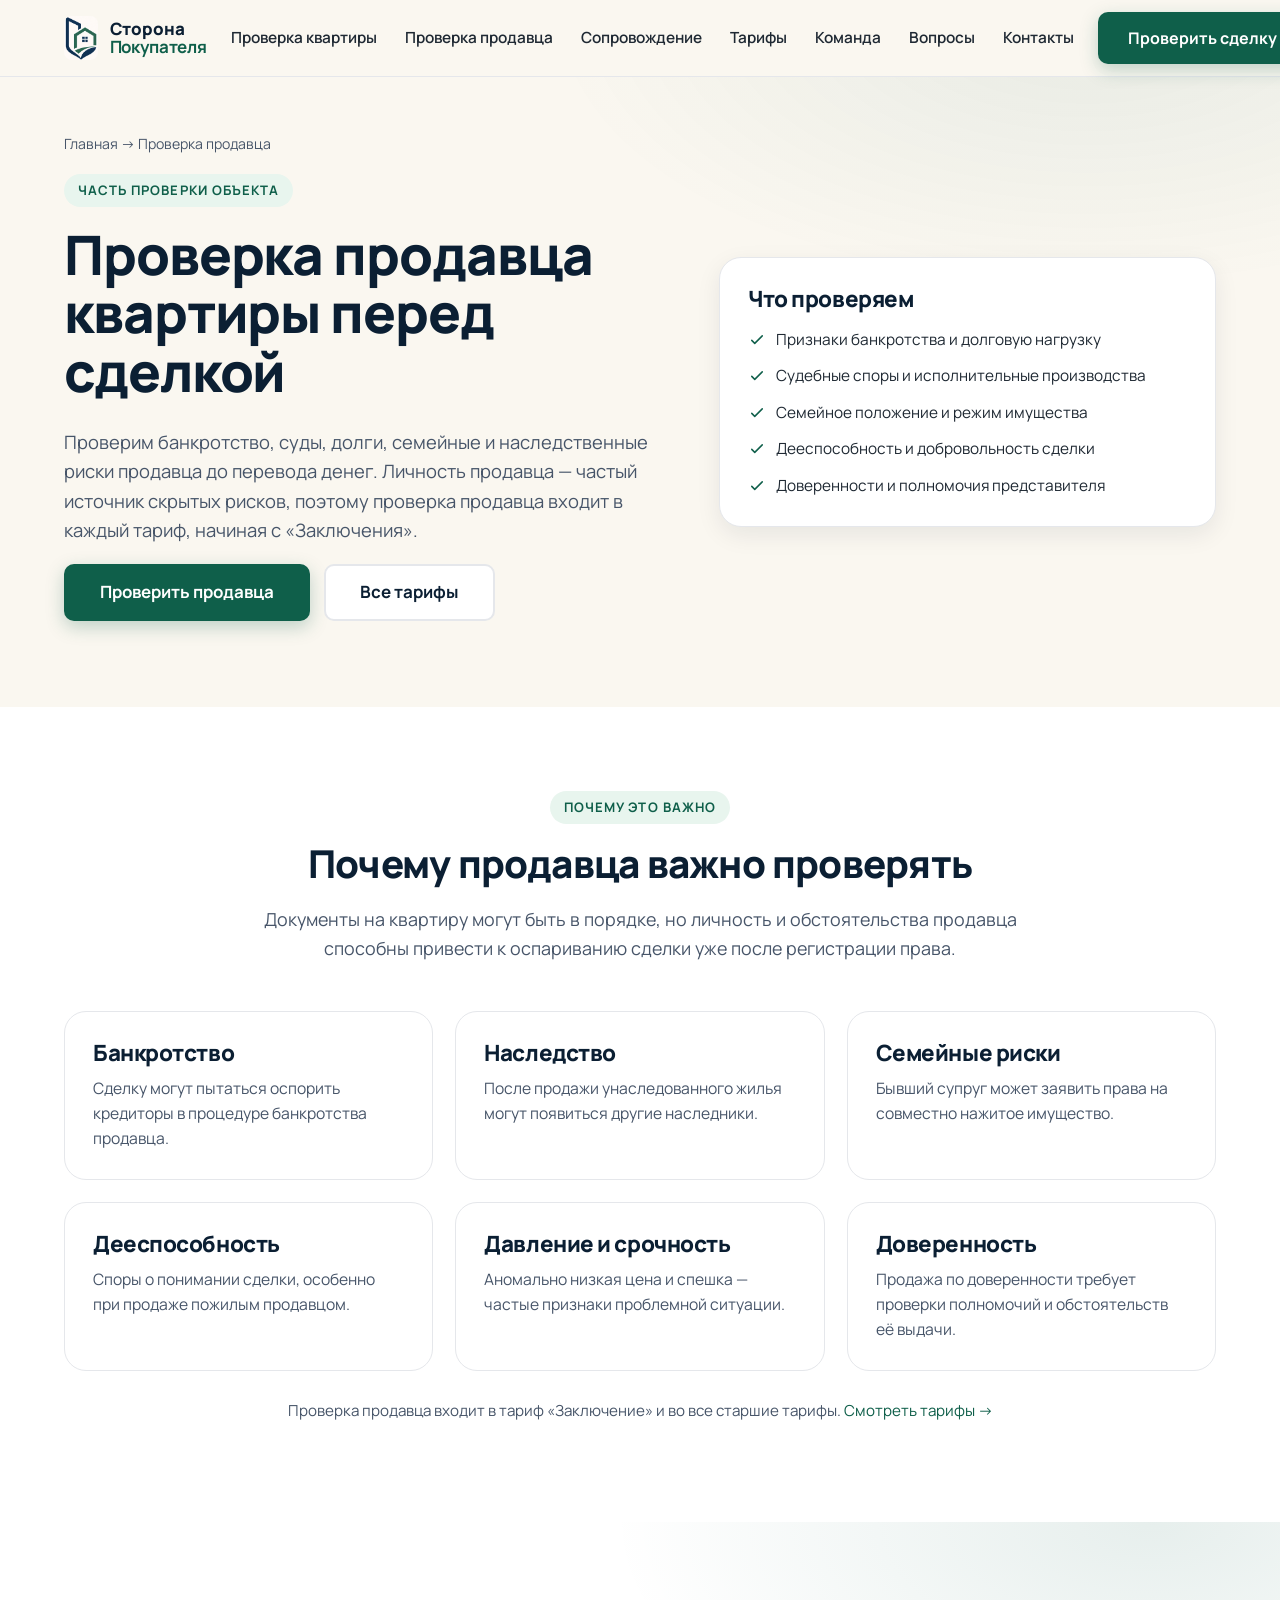
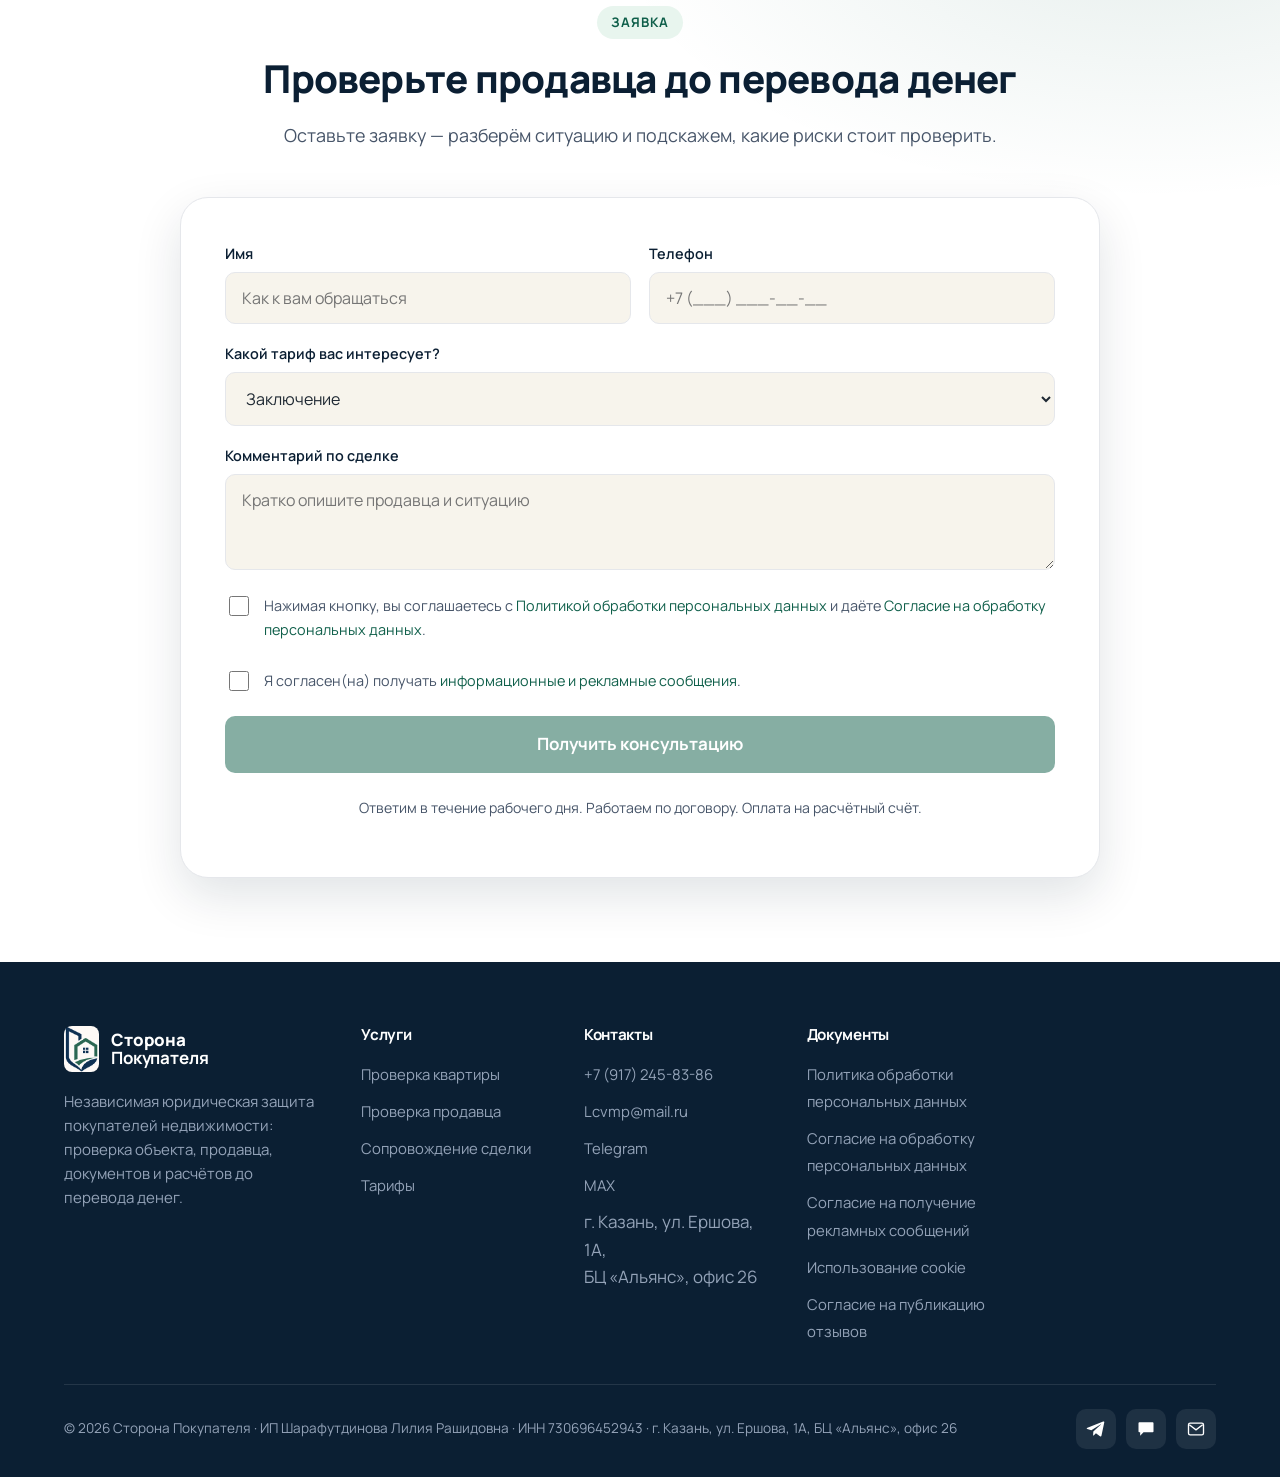
<file: proverka-prodavca.html>
<!DOCTYPE html>
<html lang="ru">
<head>
  <meta charset="UTF-8">
  <meta name="viewport" content="width=device-width, initial-scale=1.0">
  <title>Проверка продавца квартиры перед сделкой | Сторона Покупателя</title>
  <meta name="description" content="Проверка продавца квартиры: банкротство, суды, долги, семейные и наследственные риски, дееспособность и доверенности до перевода денег. Входит в тариф «Заключение». Письменное заключение.">
  <link rel="preconnect" href="https://fonts.googleapis.com">
  <link rel="preconnect" href="https://fonts.gstatic.com" crossorigin>
  <link href="https://fonts.googleapis.com/css2?family=Inter:wght@400;500;600;700;800&family=Manrope:wght@400;500;600;700;800&display=swap" rel="stylesheet">
  <link rel="stylesheet" href="assets/css/style.css?v=20260623s">
  <link rel="stylesheet" href="assets/css/extra.css?v=20260623s">
  <link rel="icon" href="assets/img/favicon.svg" type="image/svg+xml">
  <!-- Yandex.Metrika counter placeholder -->
</head>
<body>

<!-- Yandex.Metrika counter -->
<script type="text/javascript">
    (function(m,e,t,r,i,k,a){
        m[i]=m[i]||function(){(m[i].a=m[i].a||[]).push(arguments)};
        m[i].l=1*new Date();
        for (var j = 0; j < document.scripts.length; j++) {if (document.scripts[j].src === r) { return; }}
        k=e.createElement(t),a=e.getElementsByTagName(t)[0],k.async=1,k.src=r,a.parentNode.insertBefore(k,a)
    })(window, document,'script','https://mc.yandex.ru/metrika/tag.js?id=110106539', 'ym');

    ym(110106539, 'init', {ssr:true, webvisor:true, clickmap:true, ecommerce:"dataLayer", referrer: document.referrer, url: location.href, accurateTrackBounce:true, trackLinks:true});
</script>
<noscript><div><img src="https://mc.yandex.ru/watch/110106539" style="position:absolute; left:-9999px;" alt="" /></div></noscript>
<!-- /Yandex.Metrika counter -->
<script>window.YM_COUNTER_ID = 110106539;</script>

  <header class="header">
    <div class="container header__inner">
      <a class="logo" href="index.html" aria-label="Сторона Покупателя — на главную">
        <img class="logo__mark" src="emblem.png" alt="Сторона Покупателя" width="34" height="44">
        <span class="logo__text"><b>Сторона</b><span>Покупателя</span></span>
      </a>
      <nav class="nav" aria-label="Основная навигация">
        <a href="index.html#check-apartment">Проверка квартиры</a>
        <a href="index.html#check-seller">Проверка продавца</a>
        <a href="index.html#support">Сопровождение</a>
        <a href="index.html#pricing">Тарифы</a>
        <a href="index.html#team">Команда</a>
        <a href="index.html#faq">Вопросы</a>
        <a href="contacts.html">Контакты</a>
        <a class="btn btn--primary nav-cta-mobile" href="#lead" data-open-lead-modal>Проверить сделку</a>
      </nav>
      <a class="btn btn--primary header__cta" href="#lead" data-open-lead-modal>Проверить сделку</a>
      <button class="burger" aria-label="Открыть меню" aria-expanded="false"><span></span><span></span><span></span></button>
    </div>
  </header>

  <main>
    <section class="page-hero">
      <div class="container page-hero__grid">
        <div>
          <nav class="breadcrumbs"><a href="index.html">Главная</a> → Проверка продавца</nav>
          <span class="eyebrow">Часть проверки объекта</span>
          <h1>Проверка продавца квартиры перед сделкой</h1>
          <p class="lead">Проверим банкротство, суды, долги, семейные и наследственные риски продавца до перевода денег. Личность продавца — частый источник скрытых рисков, поэтому проверка продавца входит в каждый тариф, начиная с «Заключения».</p>
          <div class="hero__actions">
            <a class="btn btn--primary btn--lg" href="#lead" data-open-lead-modal data-plan="Заключение" data-tariff="Заключение" data-goal="plan_zakluchenie">Проверить продавца</a>
            <a class="btn btn--secondary btn--lg" href="tarify.html">Все тарифы</a>
          </div>
        </div>
        <div class="panel reveal">
          <h3>Что проверяем</h3>
          <ul>
            <li><svg width="18" height="18" viewBox="0 0 24 24" fill="none"><path d="M5 12.5l4 4 10-10" stroke="currentColor" stroke-width="2" stroke-linecap="round" stroke-linejoin="round"/></svg> Признаки банкротства и долговую нагрузку</li>
            <li><svg width="18" height="18" viewBox="0 0 24 24" fill="none"><path d="M5 12.5l4 4 10-10" stroke="currentColor" stroke-width="2" stroke-linecap="round" stroke-linejoin="round"/></svg> Судебные споры и исполнительные производства</li>
            <li><svg width="18" height="18" viewBox="0 0 24 24" fill="none"><path d="M5 12.5l4 4 10-10" stroke="currentColor" stroke-width="2" stroke-linecap="round" stroke-linejoin="round"/></svg> Семейное положение и режим имущества</li>
            <li><svg width="18" height="18" viewBox="0 0 24 24" fill="none"><path d="M5 12.5l4 4 10-10" stroke="currentColor" stroke-width="2" stroke-linecap="round" stroke-linejoin="round"/></svg> Дееспособность и добровольность сделки</li>
            <li><svg width="18" height="18" viewBox="0 0 24 24" fill="none"><path d="M5 12.5l4 4 10-10" stroke="currentColor" stroke-width="2" stroke-linecap="round" stroke-linejoin="round"/></svg> Доверенности и полномочия представителя</li>
          </ul>
        </div>
      </div>
    </section>

    <section class="section section--alt">
      <div class="container">
        <div class="section-head reveal"><span class="eyebrow">Почему это важно</span><h2>Почему продавца важно проверять</h2><p>Документы на квартиру могут быть в порядке, но личность и обстоятельства продавца способны привести к оспариванию сделки уже после регистрации права.</p></div>
        <div class="grid grid--3">
          <article class="card card--pain reveal"><h3>Банкротство</h3><p>Сделку могут пытаться оспорить кредиторы в процедуре банкротства продавца.</p></article>
          <article class="card card--pain reveal"><h3>Наследство</h3><p>После продажи унаследованного жилья могут появиться другие наследники.</p></article>
          <article class="card card--pain reveal"><h3>Семейные риски</h3><p>Бывший супруг может заявить права на совместно нажитое имущество.</p></article>
          <article class="card card--pain reveal"><h3>Дееспособность</h3><p>Споры о понимании сделки, особенно при продаже пожилым продавцом.</p></article>
          <article class="card card--pain reveal"><h3>Давление и срочность</h3><p>Аномально низкая цена и спешка — частые признаки проблемной ситуации.</p></article>
          <article class="card card--pain reveal"><h3>Доверенность</h3><p>Продажа по доверенности требует проверки полномочий и обстоятельств её выдачи.</p></article>
        </div>
        <p class="pricing-note">Проверка продавца входит в тариф «Заключение» и во все старшие тарифы. <a href="tarify.html">Смотреть тарифы →</a></p>
      </div>
    </section>

    <section class="section cta-section" id="lead">
      <div class="container">
        <div class="section-head reveal"><span class="eyebrow">Заявка</span><h2>Проверьте продавца до перевода денег</h2><p>Оставьте заявку — разберём ситуацию и подскажем, какие риски стоит проверить.</p></div>
        <form class="form-card reveal" data-lead-form novalidate>
          <div class="form-grid">
            <div class="field"><label for="name">Имя</label><input type="text" id="name" name="name" placeholder="Как к вам обращаться" required><span class="field__error">Укажите имя</span></div>
            <div class="field"><label for="phone">Телефон</label><input type="tel" id="phone" name="phone" placeholder="+7 (___) ___-__-__" required><span class="field__error">Укажите корректный номер</span></div>
            <div class="field field--full"><label for="tariff">Какой тариф вас интересует?</label><select id="tariff" name="tariff"><option>Заключение</option><option>Сделка</option><option>До ключей</option><option>Пока не знаю, нужна консультация</option></select></div>
            <div class="field field--full"><label for="comment">Комментарий по сделке</label><textarea id="comment" name="comment" placeholder="Кратко опишите продавца и ситуацию"></textarea></div>
            <label class="consent"><input type="checkbox" name="consent" required><span>Нажимая кнопку, вы соглашаетесь с <a href="privacy.html" target="_blank">Политикой обработки персональных данных</a> и даёте <a href="consent-pdn.html" target="_blank">Согласие на обработку персональных данных</a>.</span></label>
            <label class="consent"><input type="checkbox" name="ads_consent"><span>Я согласен(на) получать <a href="consent-ads.html" target="_blank">информационные и рекламные сообщения</a>.</span></label>
            <div class="field field--full"><button type="submit" class="btn btn--primary btn--lg btn--block">Получить консультацию</button></div>
            <p class="form-foot">Ответим в течение рабочего дня. Работаем по договору. Оплата на расчётный счёт.</p>
          </div>
        </form>
      </div>
    </section>
  </main>

  <footer class="footer">
    <div class="container">
      <div class="footer__top">
        <div class="footer__brand">
          <a class="logo" href="index.html">
            <img class="logo__mark" src="emblem.png" alt="Сторона Покупателя" width="34" height="44">
            <span class="logo__text"><b>Сторона</b><span>Покупателя</span></span>
          </a>
          <p class="footer__about">Независимая юридическая защита покупателей недвижимости: проверка объекта, продавца, документов и расчётов до перевода денег.</p>
        </div>
        <div>
          <h4>Услуги</h4>
          <ul>
            <li><a href="proverka-kvartiry.html">Проверка квартиры</a></li>
            <li><a href="proverka-prodavca.html">Проверка продавца</a></li>
            <li><a href="soprovozhdenie-sdelki.html">Сопровождение сделки</a></li>
            <li><a href="tarify.html">Тарифы</a></li>
          </ul>
        </div>
        <div>
          <h4>Контакты</h4>
          <ul>
            <li><a href="tel:+79172458386" data-goal="phone_click">+7 (917) 245-83-86</a></li>
            <li><a href="mailto:Lcvmp@mail.ru" data-goal="email_click">Lcvmp@mail.ru</a></li>
            <li><a href="https://t.me/Liliya_03031993" target="_blank" rel="noopener" data-goal="telegram_click">Telegram</a></li>
            <li><a href="https://max.ru/u/f9LHodD0cOKvPAYLXpleD3N2qbvk6agdpkLa9-tQQDycm63a1Pai1zaIuNs" target="_blank" rel="noopener" data-goal="max_click">MAX</a></li>
            <li>г. Казань, ул. Ершова, 1А,<br>БЦ «Альянс», офис 26</li>
          </ul>
        </div>
        <div>
          <h4>Документы</h4>
          <ul>
            <li><a href="privacy.html">Политика обработки персональных данных</a></li>
            <li><a href="consent-pdn.html">Согласие на обработку персональных данных</a></li>
            <li><a href="consent-ads.html">Согласие на получение рекламных сообщений</a></li>
            <li><a href="cookies.html">Использование cookie</a></li>
            <li><a href="consent-publication.html">Согласие на публикацию отзывов</a></li>
          </ul>
        </div>
      </div>
      <div class="footer__bottom">
        <span>© <span data-year>2026</span> Сторона Покупателя · ИП Шарафутдинова Лилия Рашидовна · ИНН 730696452943 · г. Казань, ул. Ершова, 1А, БЦ «Альянс», офис 26</span>
        <div class="footer__socials">
          <a href="https://t.me/Liliya_03031993" target="_blank" rel="noopener" aria-label="Telegram" data-goal="telegram_click"><svg width="20" height="20" viewBox="0 0 24 24" fill="currentColor"><path d="M21.9 4.3l-3.3 15.6c-.2 1-.9 1.3-1.8.8l-4.9-3.6-2.4 2.3c-.3.3-.5.5-1 .5l.3-5 9.1-8.2c.4-.3-.1-.5-.6-.2L6.4 13.6 1.6 12c-1-.3-1-.9.2-1.4L20.6 3c.9-.3 1.6.2 1.3 1.3z"/></svg></a>
          <a href="https://max.ru/u/f9LHodD0cOKvPAYLXpleD3N2qbvk6agdpkLa9-tQQDycm63a1Pai1zaIuNs" target="_blank" rel="noopener" aria-label="MAX" data-goal="max_click"><svg width="20" height="20" viewBox="0 0 24 24" fill="currentColor"><path d="M4 4h16a1 1 0 011 1v10a1 1 0 01-1 1H9l-4 4v-4H4a1 1 0 01-1-1V5a1 1 0 011-1z"/></svg></a>
          <a href="mailto:Lcvmp@mail.ru" aria-label="Email"><svg width="20" height="20" viewBox="0 0 24 24" fill="none"><rect x="3" y="5" width="18" height="14" rx="2" stroke="currentColor" stroke-width="1.6"/><path d="M4 7l8 6 8-6" stroke="currentColor" stroke-width="1.6"/></svg></a>
        </div>
      </div>
    </div>
  </footer>

  <!-- ====================== LEAD MODAL (Яндекс Форма) ====================== -->
  <!-- Важно: отправка заявок на Lcvmp@mail.ru настраивается в кабинете Яндекс Форм: Интеграции → Почта → поле "Кому" -->
  <!--
    Важно: Яндекс Форма вставлена через iframe, поэтому стили сайта не могут
    полностью изменить поля и кнопку внутри формы. Для 100% фирменного дизайна
    нужно заменить iframe на собственную HTML-форму с отправкой через
    backend / webhook / Telegram / email.
  -->
  <div class="lead-modal" id="leadModal" aria-hidden="true">
    <div class="lead-modal__overlay" data-close-modal></div>
    <div class="lead-modal__dialog" role="dialog" aria-modal="true" aria-labelledby="leadModalTitle">
      <button class="lead-modal__close" type="button" aria-label="Закрыть окно" data-close-modal>&times;</button>
      <div class="lead-modal__header">
        <span class="eyebrow">Заявка на проверку сделки</span>
        <h2 id="leadModalTitle">Проверить сделку</h2>
        <p>Заполните форму — мы свяжемся с вами и подскажем, с чего начать проверку.</p>
      </div>
      <div class="lead-modal__form">
        <script src="https://forms.yandex.ru/_static/embed.js"></script>
        <iframe src="https://forms.yandex.ru/u/6a3a6b90068ff04311f0223a?iframe=1" frameborder="0" name="ya-form-6a3a6b90068ff04311f0223a" width="650" title="Форма заявки на проверку сделки"></iframe>
      </div>
    </div>
  </div>

  <script src="assets/js/main.js?v=20260623s"></script>
</body>
</html>
</file>
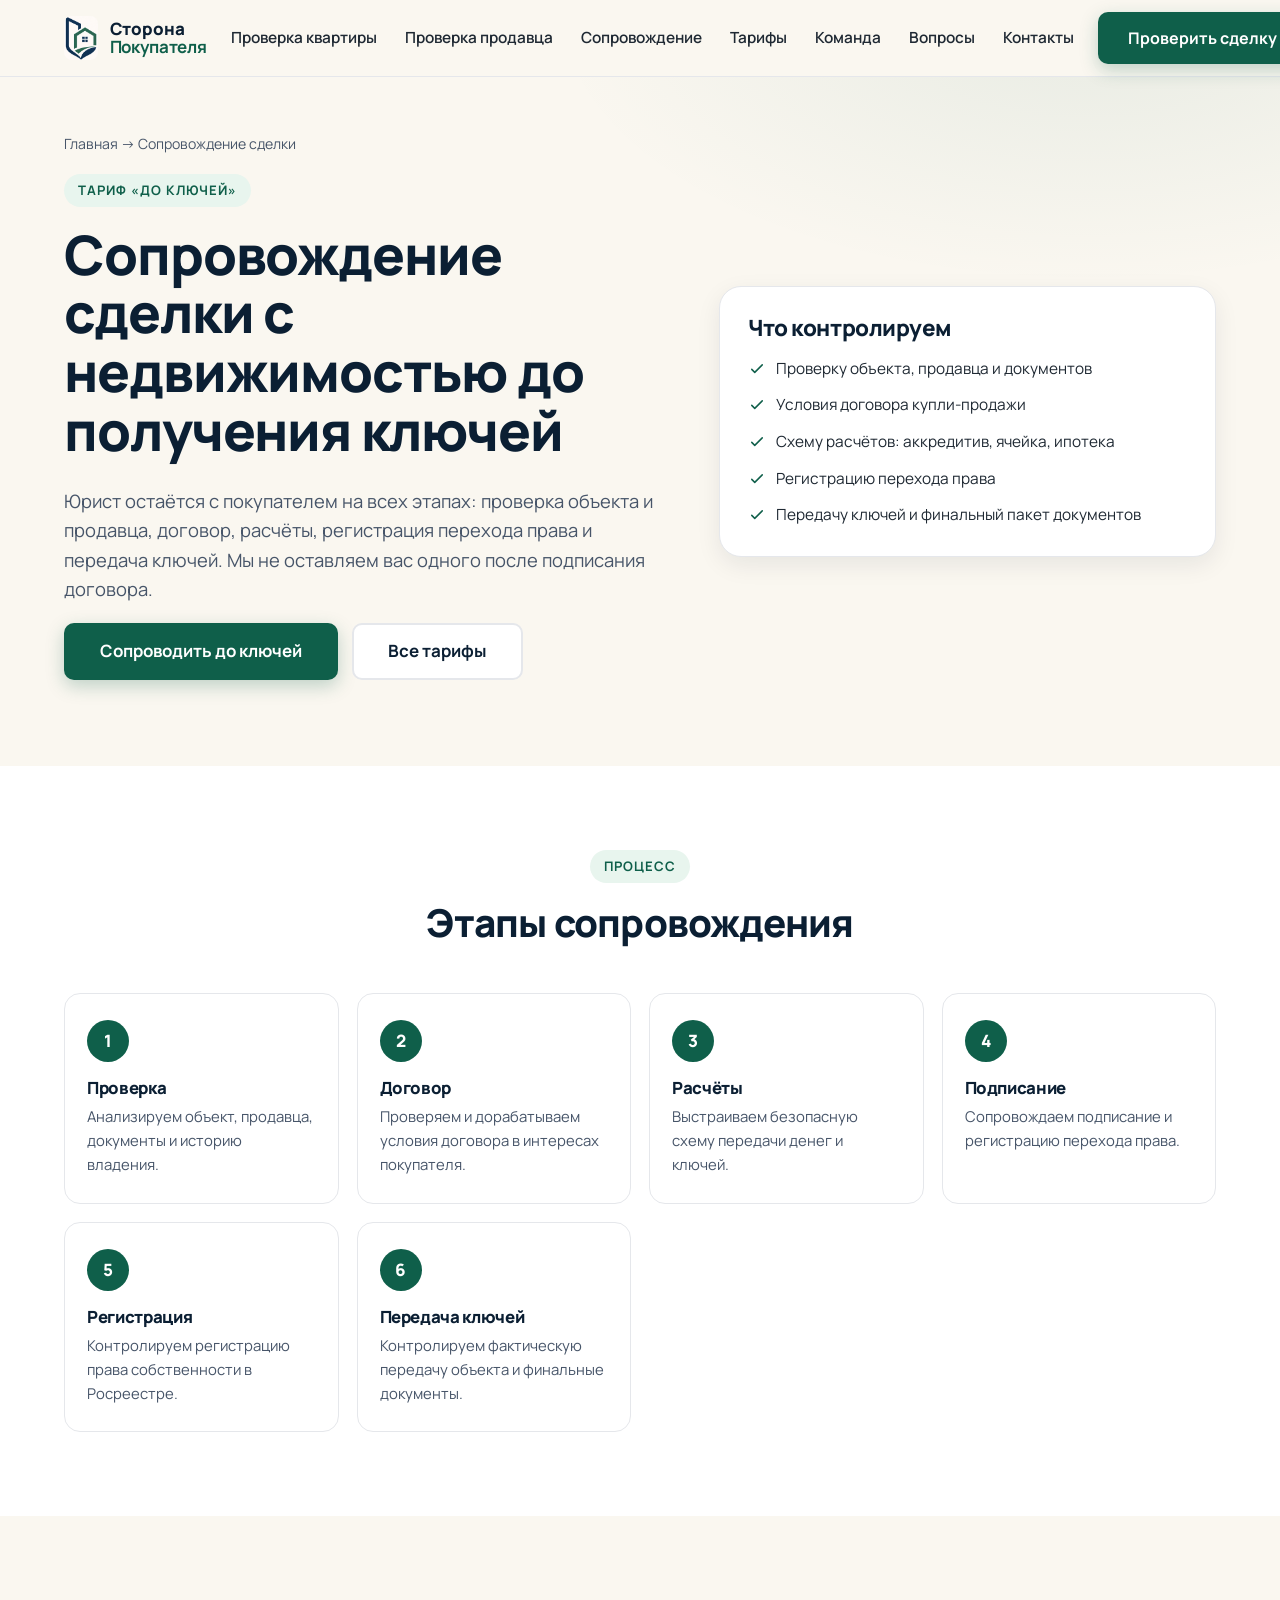
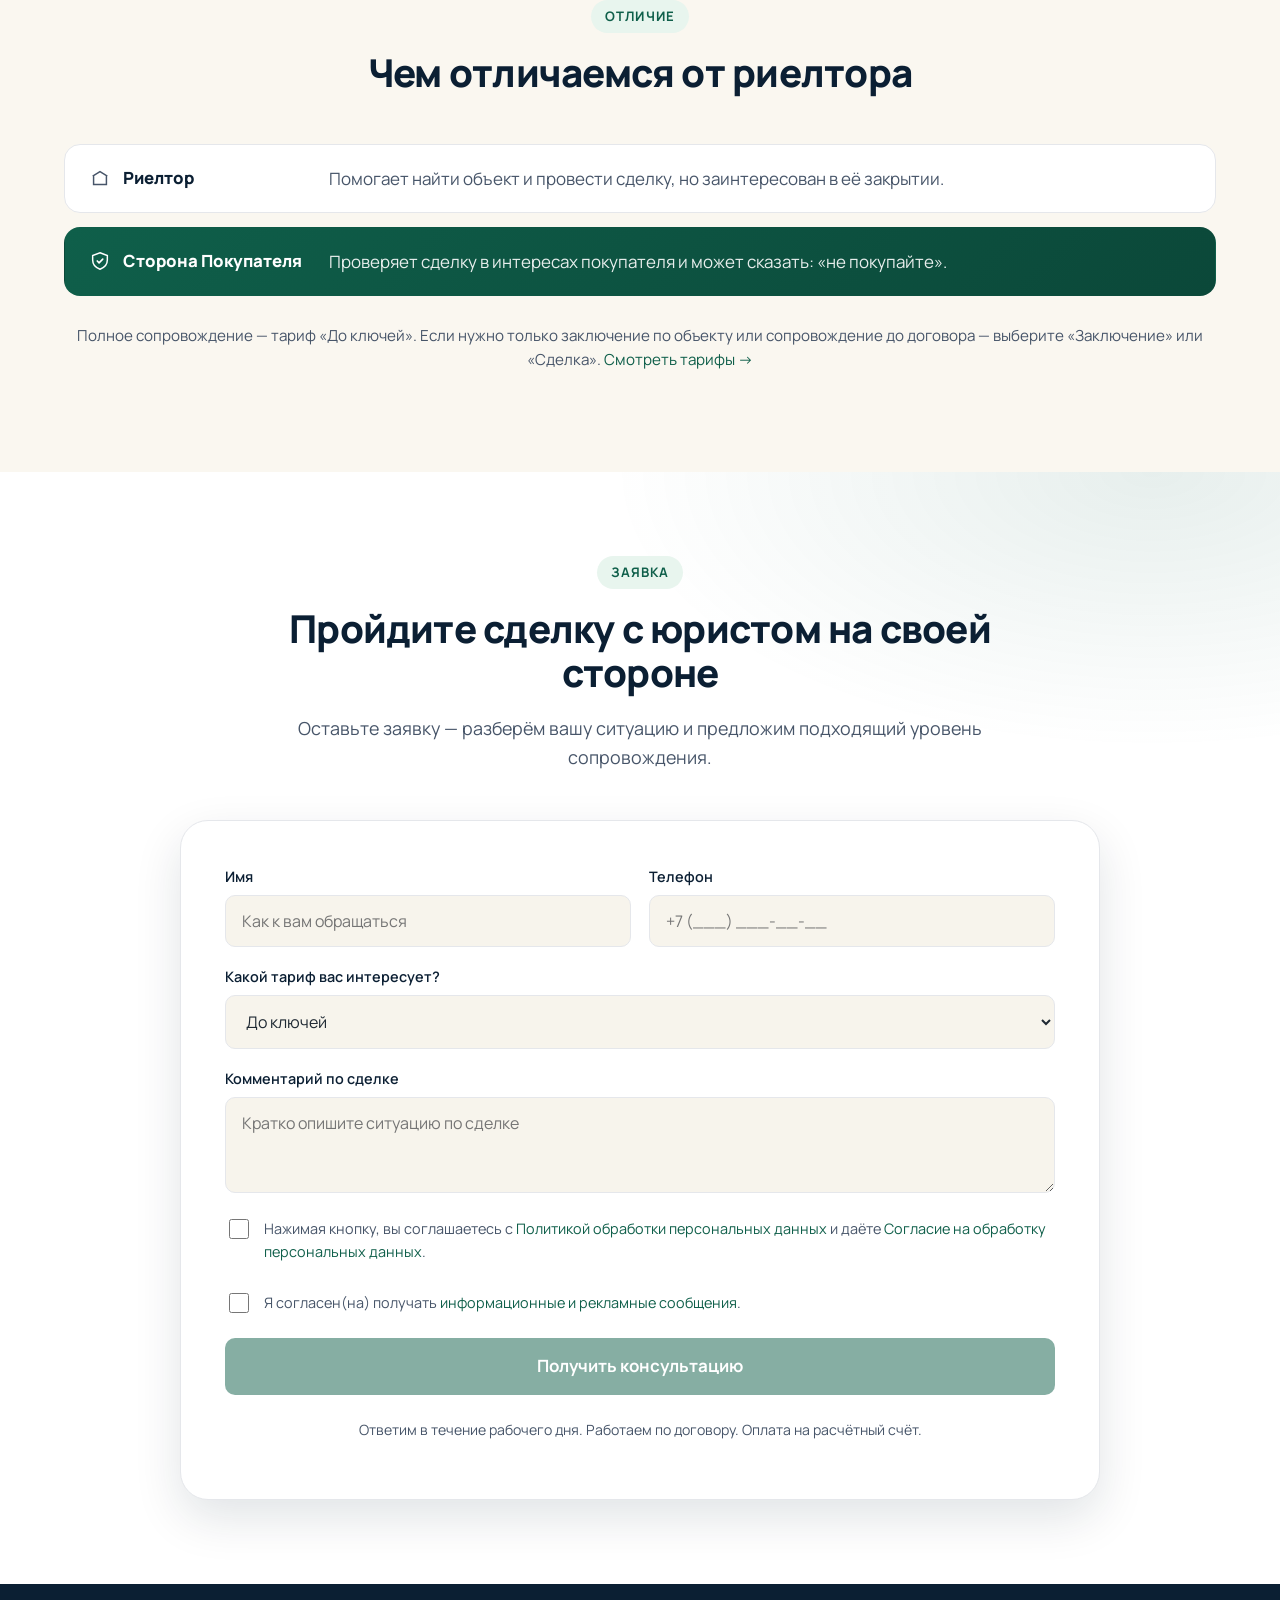
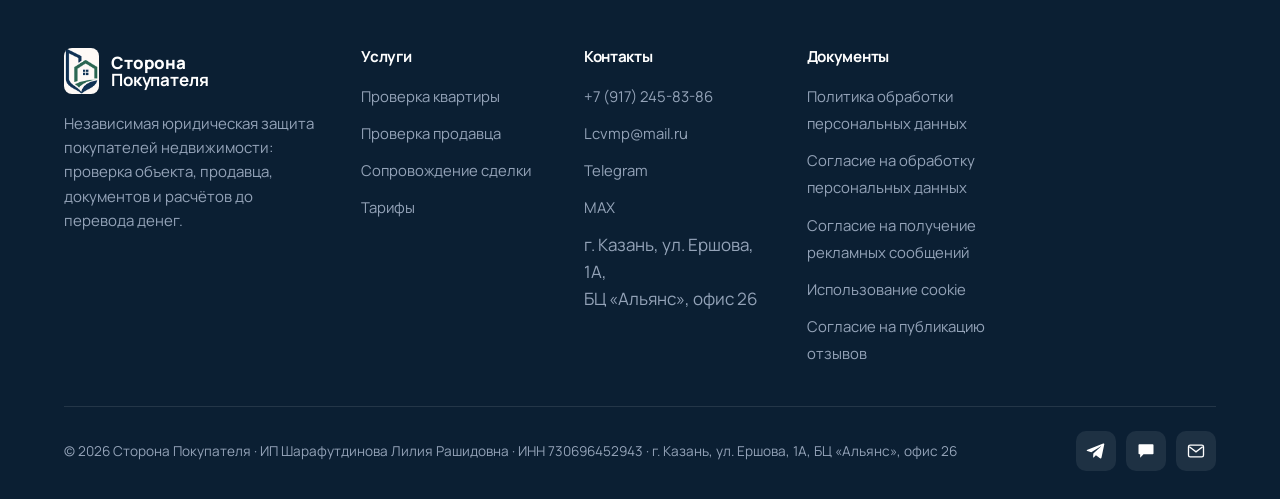
<file: soprovozhdenie-sdelki.html>
<!DOCTYPE html>
<html lang="ru">
<head>
  <meta charset="UTF-8">
  <meta name="viewport" content="width=device-width, initial-scale=1.0">
  <title>Сопровождение сделки до ключей — тариф «До ключей» | Сторона Покупателя</title>
  <meta name="description" content="Полное юридическое сопровождение покупки недвижимости на стороне покупателя: проверка, договор, расчёты, регистрация права и получение ключей.">
  <link rel="preconnect" href="https://fonts.googleapis.com">
  <link rel="preconnect" href="https://fonts.gstatic.com" crossorigin>
  <link href="https://fonts.googleapis.com/css2?family=Inter:wght@400;500;600;700;800&family=Manrope:wght@400;500;600;700;800&display=swap" rel="stylesheet">
  <link rel="stylesheet" href="assets/css/style.css?v=20260623s">
  <link rel="stylesheet" href="assets/css/extra.css?v=20260623s">
  <link rel="icon" href="assets/img/favicon.svg" type="image/svg+xml">
  <!-- Yandex.Metrika counter placeholder -->
</head>
<body>

<!-- Yandex.Metrika counter -->
<script type="text/javascript">
    (function(m,e,t,r,i,k,a){
        m[i]=m[i]||function(){(m[i].a=m[i].a||[]).push(arguments)};
        m[i].l=1*new Date();
        for (var j = 0; j < document.scripts.length; j++) {if (document.scripts[j].src === r) { return; }}
        k=e.createElement(t),a=e.getElementsByTagName(t)[0],k.async=1,k.src=r,a.parentNode.insertBefore(k,a)
    })(window, document,'script','https://mc.yandex.ru/metrika/tag.js?id=110106539', 'ym');

    ym(110106539, 'init', {ssr:true, webvisor:true, clickmap:true, ecommerce:"dataLayer", referrer: document.referrer, url: location.href, accurateTrackBounce:true, trackLinks:true});
</script>
<noscript><div><img src="https://mc.yandex.ru/watch/110106539" style="position:absolute; left:-9999px;" alt="" /></div></noscript>
<!-- /Yandex.Metrika counter -->
<script>window.YM_COUNTER_ID = 110106539;</script>

  <header class="header">
    <div class="container header__inner">
      <a class="logo" href="index.html" aria-label="Сторона Покупателя — на главную">
        <img class="logo__mark" src="emblem.png" alt="Сторона Покупателя" width="34" height="44">
        <span class="logo__text"><b>Сторона</b><span>Покупателя</span></span>
      </a>
      <nav class="nav" aria-label="Основная навигация">
        <a href="index.html#check-apartment">Проверка квартиры</a>
        <a href="index.html#check-seller">Проверка продавца</a>
        <a href="index.html#support">Сопровождение</a>
        <a href="index.html#pricing">Тарифы</a>
        <a href="index.html#team">Команда</a>
        <a href="index.html#faq">Вопросы</a>
        <a href="contacts.html">Контакты</a>
        <a class="btn btn--primary nav-cta-mobile" href="#lead" data-open-lead-modal>Проверить сделку</a>
      </nav>
      <a class="btn btn--primary header__cta" href="#lead" data-open-lead-modal>Проверить сделку</a>
      <button class="burger" aria-label="Открыть меню" aria-expanded="false"><span></span><span></span><span></span></button>
    </div>
  </header>

  <main>
    <section class="page-hero">
      <div class="container page-hero__grid">
        <div>
          <nav class="breadcrumbs"><a href="index.html">Главная</a> → Сопровождение сделки</nav>
          <span class="eyebrow">Тариф «До ключей»</span>
          <h1>Сопровождение сделки с недвижимостью до получения ключей</h1>
          <p class="lead">Юрист остаётся с покупателем на всех этапах: проверка объекта и продавца, договор, расчёты, регистрация перехода права и передача ключей. Мы не оставляем вас одного после подписания договора.</p>
          <div class="hero__actions">
            <a class="btn btn--primary btn--lg" href="#lead" data-open-lead-modal data-plan="До ключей" data-tariff="До ключей" data-goal="plan_dokluchey">Сопроводить до ключей</a>
            <a class="btn btn--secondary btn--lg" href="tarify.html">Все тарифы</a>
          </div>
        </div>
        <div class="panel reveal">
          <h3>Что контролируем</h3>
          <ul>
            <li><svg width="18" height="18" viewBox="0 0 24 24" fill="none"><path d="M5 12.5l4 4 10-10" stroke="currentColor" stroke-width="2" stroke-linecap="round" stroke-linejoin="round"/></svg> Проверку объекта, продавца и документов</li>
            <li><svg width="18" height="18" viewBox="0 0 24 24" fill="none"><path d="M5 12.5l4 4 10-10" stroke="currentColor" stroke-width="2" stroke-linecap="round" stroke-linejoin="round"/></svg> Условия договора купли-продажи</li>
            <li><svg width="18" height="18" viewBox="0 0 24 24" fill="none"><path d="M5 12.5l4 4 10-10" stroke="currentColor" stroke-width="2" stroke-linecap="round" stroke-linejoin="round"/></svg> Схему расчётов: аккредитив, ячейка, ипотека</li>
            <li><svg width="18" height="18" viewBox="0 0 24 24" fill="none"><path d="M5 12.5l4 4 10-10" stroke="currentColor" stroke-width="2" stroke-linecap="round" stroke-linejoin="round"/></svg> Регистрацию перехода права</li>
            <li><svg width="18" height="18" viewBox="0 0 24 24" fill="none"><path d="M5 12.5l4 4 10-10" stroke="currentColor" stroke-width="2" stroke-linecap="round" stroke-linejoin="round"/></svg> Передачу ключей и финальный пакет документов</li>
          </ul>
        </div>
      </div>
    </section>

    <section class="section section--alt">
      <div class="container">
        <div class="section-head reveal"><span class="eyebrow">Процесс</span><h2>Этапы сопровождения</h2></div>
        <div class="steps">
          <div class="step reveal"><div class="step__num">1</div><h3>Проверка</h3><p>Анализируем объект, продавца, документы и историю владения.</p></div>
          <div class="step reveal"><div class="step__num">2</div><h3>Договор</h3><p>Проверяем и дорабатываем условия договора в интересах покупателя.</p></div>
          <div class="step reveal"><div class="step__num">3</div><h3>Расчёты</h3><p>Выстраиваем безопасную схему передачи денег и ключей.</p></div>
          <div class="step reveal"><div class="step__num">4</div><h3>Подписание</h3><p>Сопровождаем подписание и регистрацию перехода права.</p></div>
          <div class="step reveal"><div class="step__num">5</div><h3>Регистрация</h3><p>Контролируем регистрацию права собственности в Росреестре.</p></div>
          <div class="step reveal"><div class="step__num">6</div><h3>Передача ключей</h3><p>Контролируем фактическую передачу объекта и финальные документы.</p></div>
        </div>
      </div>
    </section>

    <section class="section">
      <div class="container">
        <div class="section-head reveal"><span class="eyebrow">Отличие</span><h2>Чем отличаемся от риелтора</h2></div>
        <div class="parties">
          <div class="party reveal"><div class="party__name"><svg width="22" height="22" viewBox="0 0 24 24" fill="none"><path d="M4 10l8-5 8 5M5 10v9h14v-9" stroke="currentColor" stroke-width="1.6"/></svg> Риелтор</div><p>Помогает найти объект и провести сделку, но заинтересован в её закрытии.</p></div>
          <div class="party party--highlight reveal"><div class="party__name"><svg width="22" height="22" viewBox="0 0 24 24" fill="none"><path d="M12 3l8 3v5c0 5-3.4 8.4-8 10-4.6-1.6-8-5-8-10V6l8-3z" stroke="currentColor" stroke-width="1.6"/><path d="M9 12l2 2 4-4" stroke="currentColor" stroke-width="1.8" stroke-linecap="round" stroke-linejoin="round"/></svg> Сторона Покупателя</div><p>Проверяет сделку в интересах покупателя и может сказать: «не покупайте».</p></div>
        </div>
        <p class="pricing-note">Полное сопровождение — тариф «До ключей». Если нужно только заключение по объекту или сопровождение до договора — выберите «Заключение» или «Сделка». <a href="tarify.html">Смотреть тарифы →</a></p>
      </div>
    </section>

    <section class="section cta-section" id="lead">
      <div class="container">
        <div class="section-head reveal"><span class="eyebrow">Заявка</span><h2>Пройдите сделку с юристом на своей стороне</h2><p>Оставьте заявку — разберём вашу ситуацию и предложим подходящий уровень сопровождения.</p></div>
        <form class="form-card reveal" data-lead-form novalidate>
          <div class="form-grid">
            <div class="field"><label for="name">Имя</label><input type="text" id="name" name="name" placeholder="Как к вам обращаться" required><span class="field__error">Укажите имя</span></div>
            <div class="field"><label for="phone">Телефон</label><input type="tel" id="phone" name="phone" placeholder="+7 (___) ___-__-__" required><span class="field__error">Укажите корректный номер</span></div>
            <div class="field field--full"><label for="tariff">Какой тариф вас интересует?</label><select id="tariff" name="tariff"><option>До ключей</option><option>Сделка</option><option>Заключение</option><option>Пока не знаю, нужна консультация</option></select></div>
            <div class="field field--full"><label for="comment">Комментарий по сделке</label><textarea id="comment" name="comment" placeholder="Кратко опишите ситуацию по сделке"></textarea></div>
            <label class="consent"><input type="checkbox" name="consent" required><span>Нажимая кнопку, вы соглашаетесь с <a href="privacy.html" target="_blank">Политикой обработки персональных данных</a> и даёте <a href="consent-pdn.html" target="_blank">Согласие на обработку персональных данных</a>.</span></label>
            <label class="consent"><input type="checkbox" name="ads_consent"><span>Я согласен(на) получать <a href="consent-ads.html" target="_blank">информационные и рекламные сообщения</a>.</span></label>
            <div class="field field--full"><button type="submit" class="btn btn--primary btn--lg btn--block">Получить консультацию</button></div>
            <p class="form-foot">Ответим в течение рабочего дня. Работаем по договору. Оплата на расчётный счёт.</p>
          </div>
        </form>
      </div>
    </section>
  </main>

  <footer class="footer">
    <div class="container">
      <div class="footer__top">
        <div class="footer__brand">
          <a class="logo" href="index.html">
            <img class="logo__mark" src="emblem.png" alt="Сторона Покупателя" width="34" height="44">
            <span class="logo__text"><b>Сторона</b><span>Покупателя</span></span>
          </a>
          <p class="footer__about">Независимая юридическая защита покупателей недвижимости: проверка объекта, продавца, документов и расчётов до перевода денег.</p>
        </div>
        <div>
          <h4>Услуги</h4>
          <ul>
            <li><a href="proverka-kvartiry.html">Проверка квартиры</a></li>
            <li><a href="proverka-prodavca.html">Проверка продавца</a></li>
            <li><a href="soprovozhdenie-sdelki.html">Сопровождение сделки</a></li>
            <li><a href="tarify.html">Тарифы</a></li>
          </ul>
        </div>
        <div>
          <h4>Контакты</h4>
          <ul>
            <li><a href="tel:+79172458386" data-goal="phone_click">+7 (917) 245-83-86</a></li>
            <li><a href="mailto:Lcvmp@mail.ru" data-goal="email_click">Lcvmp@mail.ru</a></li>
            <li><a href="https://t.me/Liliya_03031993" target="_blank" rel="noopener" data-goal="telegram_click">Telegram</a></li>
            <li><a href="https://max.ru/u/f9LHodD0cOKvPAYLXpleD3N2qbvk6agdpkLa9-tQQDycm63a1Pai1zaIuNs" target="_blank" rel="noopener" data-goal="max_click">MAX</a></li>
            <li>г. Казань, ул. Ершова, 1А,<br>БЦ «Альянс», офис 26</li>
          </ul>
        </div>
        <div>
          <h4>Документы</h4>
          <ul>
            <li><a href="privacy.html">Политика обработки персональных данных</a></li>
            <li><a href="consent-pdn.html">Согласие на обработку персональных данных</a></li>
            <li><a href="consent-ads.html">Согласие на получение рекламных сообщений</a></li>
            <li><a href="cookies.html">Использование cookie</a></li>
            <li><a href="consent-publication.html">Согласие на публикацию отзывов</a></li>
          </ul>
        </div>
      </div>
      <div class="footer__bottom">
        <span>© <span data-year>2026</span> Сторона Покупателя · ИП Шарафутдинова Лилия Рашидовна · ИНН 730696452943 · г. Казань, ул. Ершова, 1А, БЦ «Альянс», офис 26</span>
        <div class="footer__socials">
          <a href="https://t.me/Liliya_03031993" target="_blank" rel="noopener" aria-label="Telegram" data-goal="telegram_click"><svg width="20" height="20" viewBox="0 0 24 24" fill="currentColor"><path d="M21.9 4.3l-3.3 15.6c-.2 1-.9 1.3-1.8.8l-4.9-3.6-2.4 2.3c-.3.3-.5.5-1 .5l.3-5 9.1-8.2c.4-.3-.1-.5-.6-.2L6.4 13.6 1.6 12c-1-.3-1-.9.2-1.4L20.6 3c.9-.3 1.6.2 1.3 1.3z"/></svg></a>
          <a href="https://max.ru/u/f9LHodD0cOKvPAYLXpleD3N2qbvk6agdpkLa9-tQQDycm63a1Pai1zaIuNs" target="_blank" rel="noopener" aria-label="MAX" data-goal="max_click"><svg width="20" height="20" viewBox="0 0 24 24" fill="currentColor"><path d="M4 4h16a1 1 0 011 1v10a1 1 0 01-1 1H9l-4 4v-4H4a1 1 0 01-1-1V5a1 1 0 011-1z"/></svg></a>
          <a href="mailto:Lcvmp@mail.ru" aria-label="Email"><svg width="20" height="20" viewBox="0 0 24 24" fill="none"><rect x="3" y="5" width="18" height="14" rx="2" stroke="currentColor" stroke-width="1.6"/><path d="M4 7l8 6 8-6" stroke="currentColor" stroke-width="1.6"/></svg></a>
        </div>
      </div>
    </div>
  </footer>

  <!-- ====================== LEAD MODAL (Яндекс Форма) ====================== -->
  <!-- Важно: отправка заявок на Lcvmp@mail.ru настраивается в кабинете Яндекс Форм: Интеграции → Почта → поле "Кому" -->
  <!--
    Важно: Яндекс Форма вставлена через iframe, поэтому стили сайта не могут
    полностью изменить поля и кнопку внутри формы. Для 100% фирменного дизайна
    нужно заменить iframe на собственную HTML-форму с отправкой через
    backend / webhook / Telegram / email.
  -->
  <div class="lead-modal" id="leadModal" aria-hidden="true">
    <div class="lead-modal__overlay" data-close-modal></div>
    <div class="lead-modal__dialog" role="dialog" aria-modal="true" aria-labelledby="leadModalTitle">
      <button class="lead-modal__close" type="button" aria-label="Закрыть окно" data-close-modal>&times;</button>
      <div class="lead-modal__header">
        <span class="eyebrow">Заявка на проверку сделки</span>
        <h2 id="leadModalTitle">Проверить сделку</h2>
        <p>Заполните форму — мы свяжемся с вами и подскажем, с чего начать проверку.</p>
      </div>
      <div class="lead-modal__form">
        <script src="https://forms.yandex.ru/_static/embed.js"></script>
        <iframe src="https://forms.yandex.ru/u/6a3a6b90068ff04311f0223a?iframe=1" frameborder="0" name="ya-form-6a3a6b90068ff04311f0223a" width="650" title="Форма заявки на проверку сделки"></iframe>
      </div>
    </div>
  </div>

  <script src="assets/js/main.js?v=20260623s"></script>
</body>
</html>
</file>
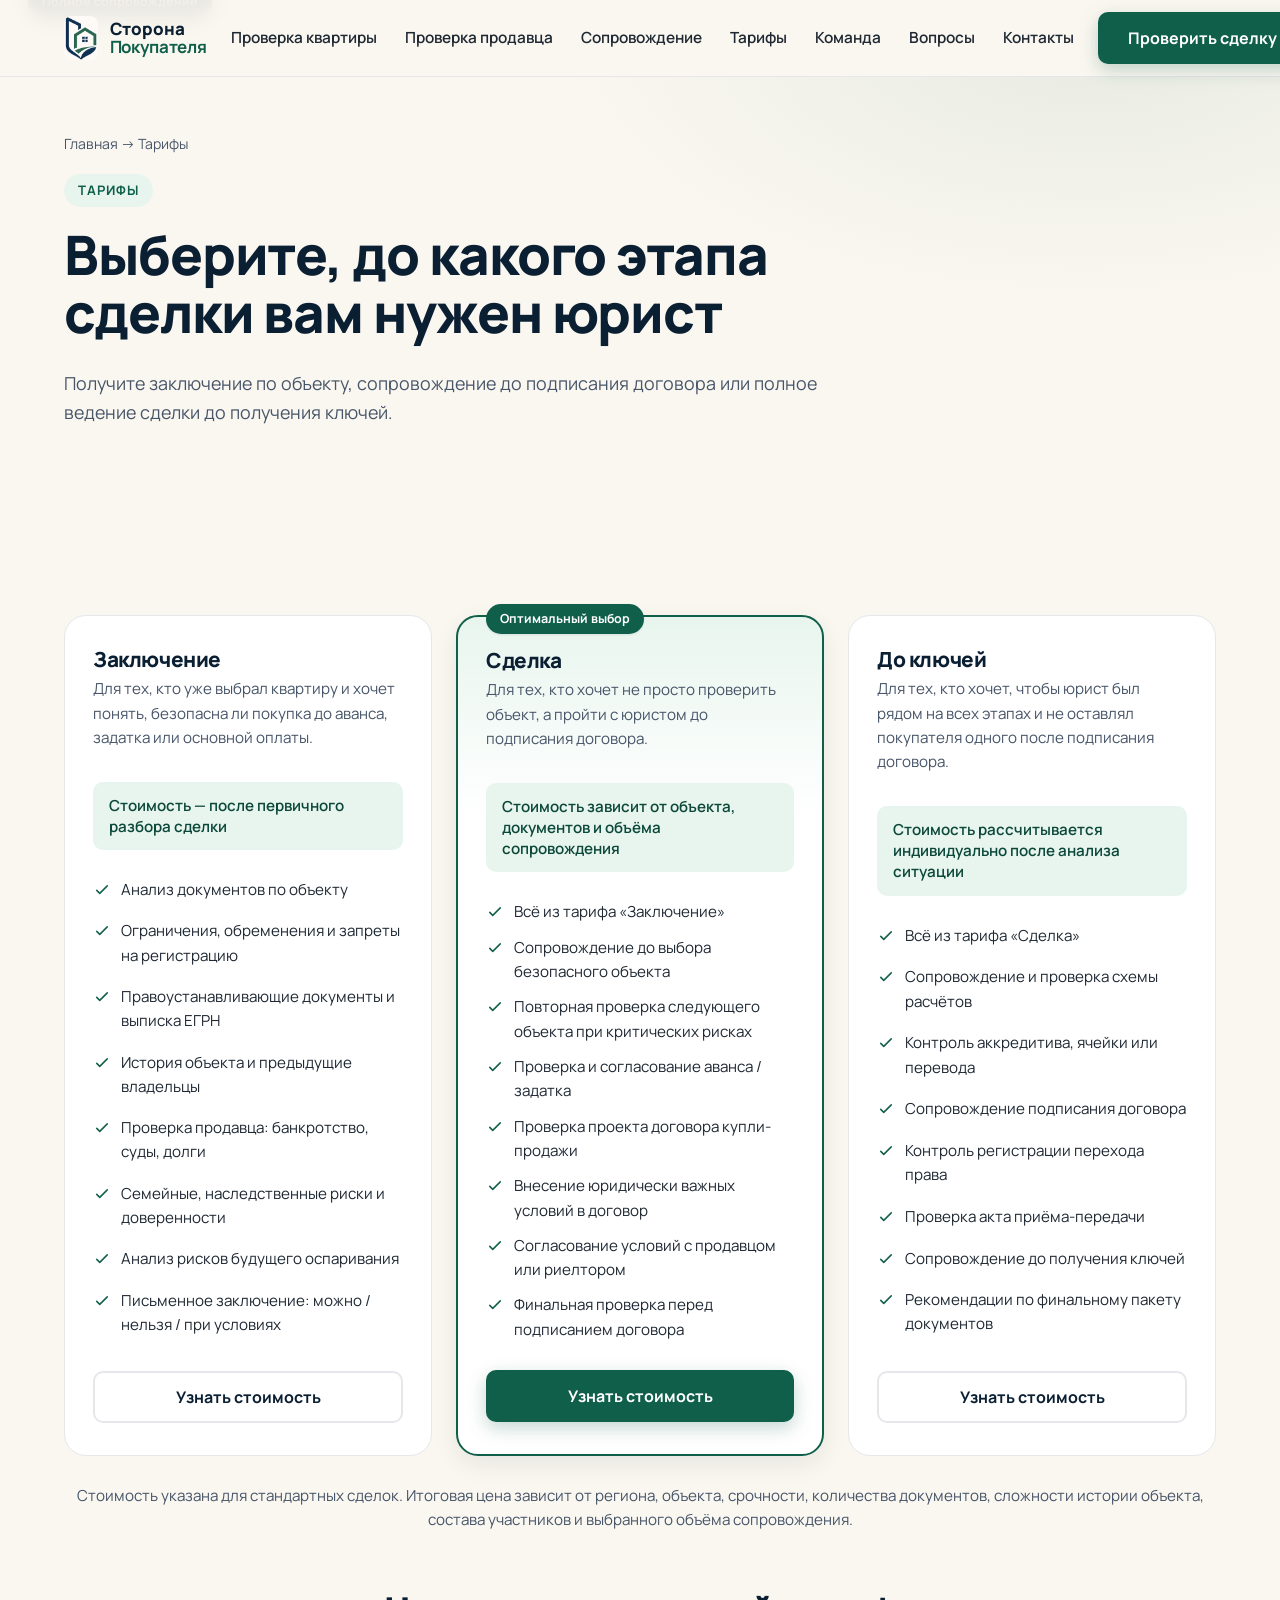
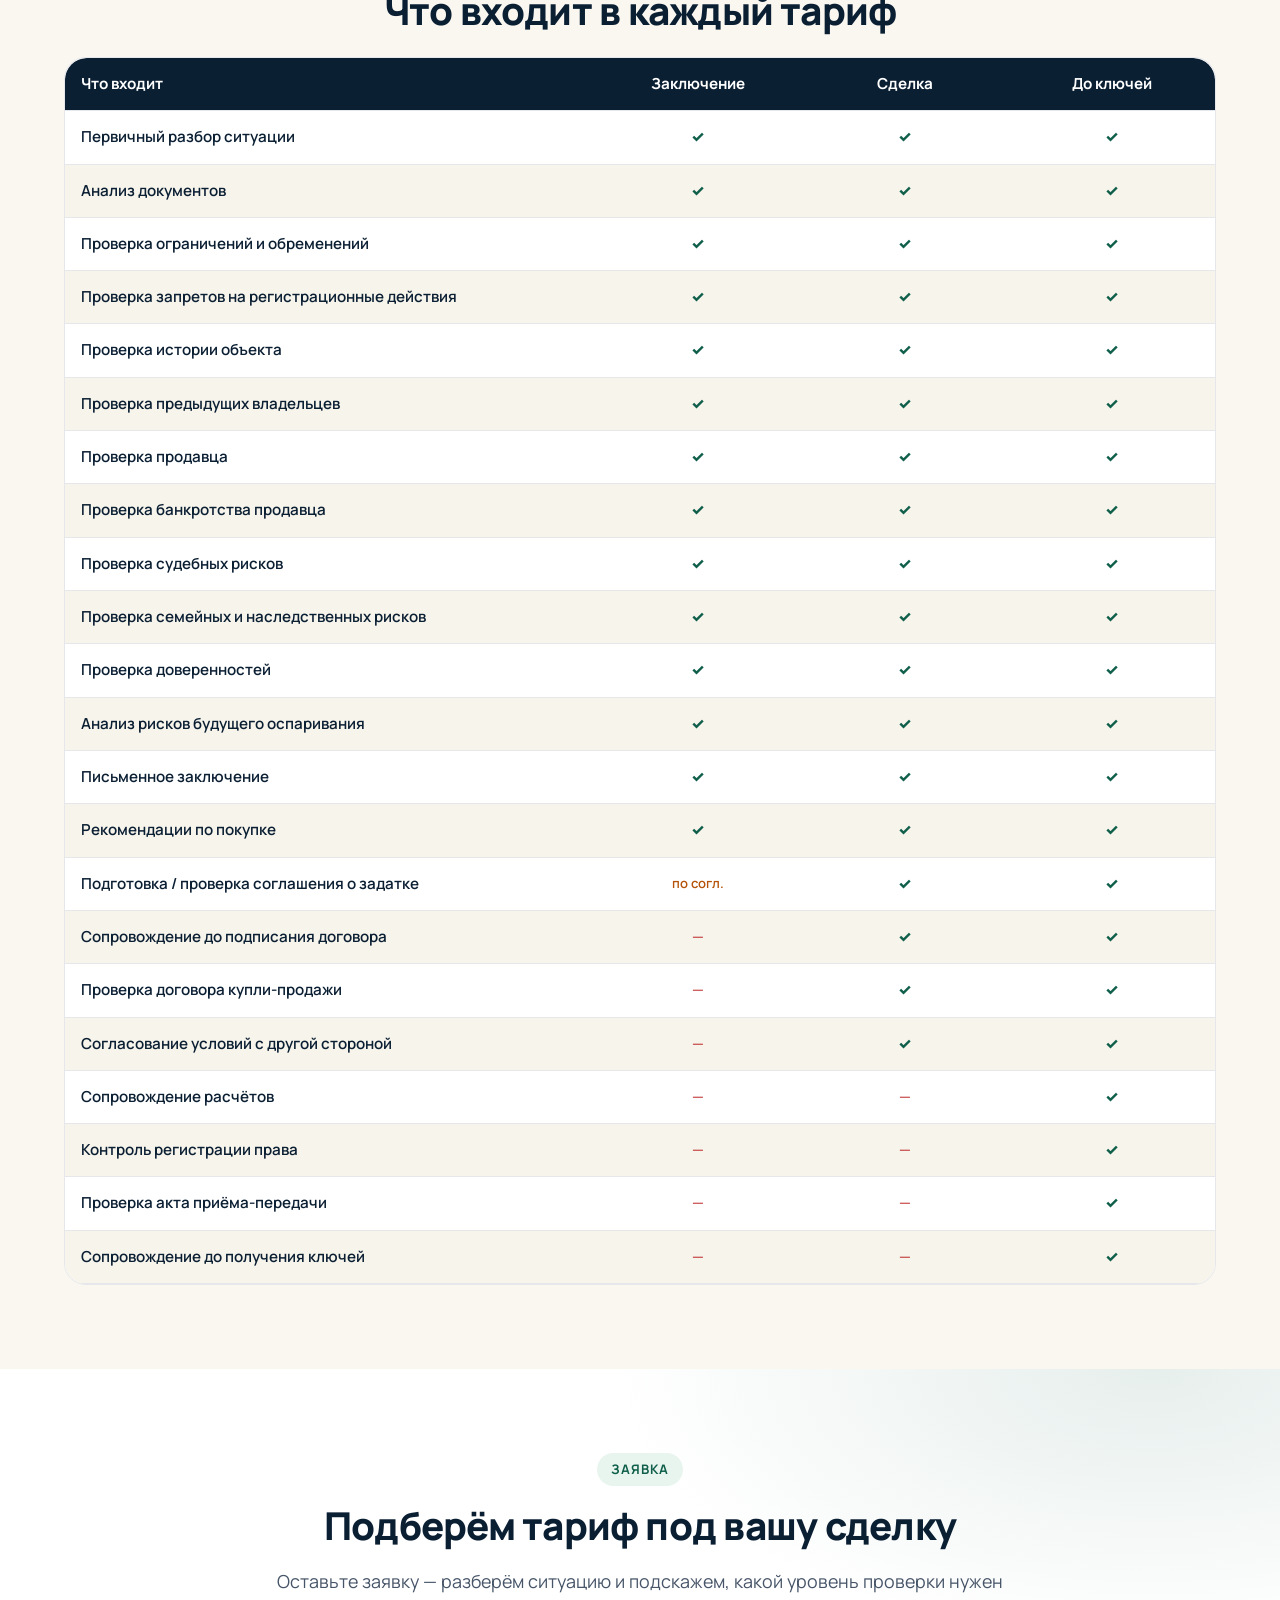
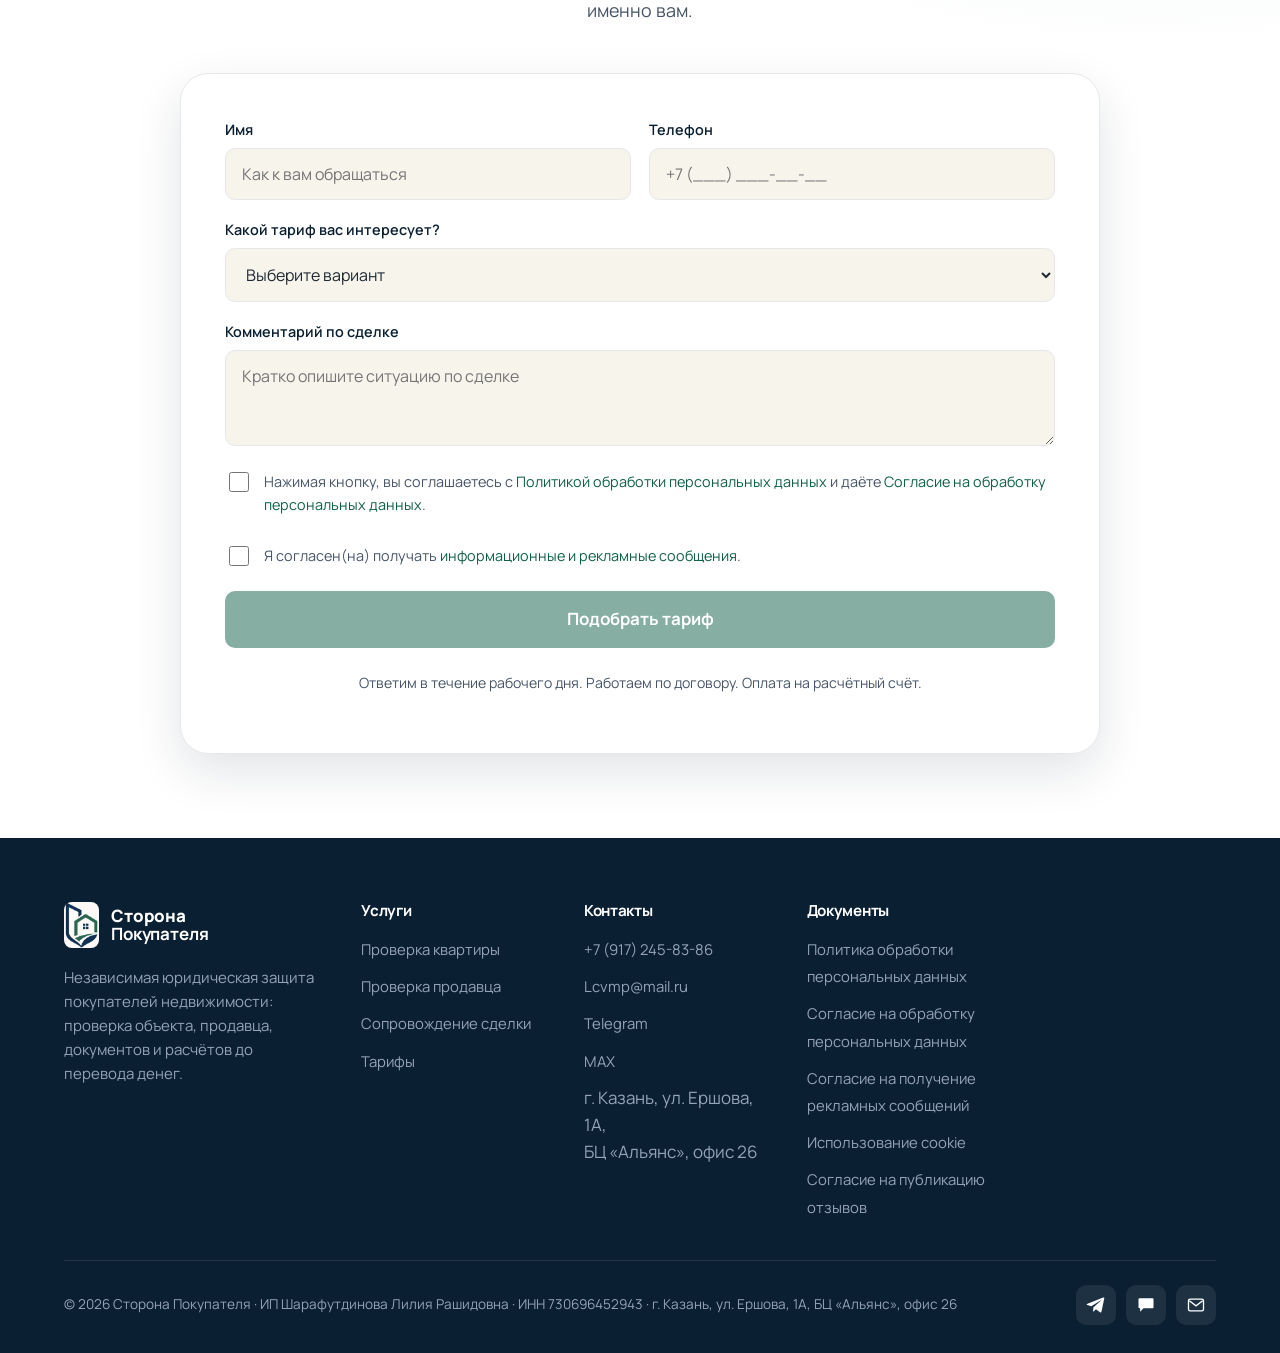
<file: tarify.html>
<!DOCTYPE html>
<html lang="ru">
<head>
  <meta charset="UTF-8">
  <meta name="viewport" content="width=device-width, initial-scale=1.0">
  <title>Тарифы: Заключение, Сделка, До ключей | Сторона Покупателя</title>
  <meta name="description" content="Тарифы на юридическую защиту покупателя: «Заключение» — проверка объекта и письменный вывод, «Сделка» — сопровождение до договора, «До ключей» — полное ведение до регистрации права и получения ключей.">
  <link rel="preconnect" href="https://fonts.googleapis.com">
  <link rel="preconnect" href="https://fonts.gstatic.com" crossorigin>
  <link href="https://fonts.googleapis.com/css2?family=Inter:wght@400;500;600;700;800&family=Manrope:wght@400;500;600;700;800&display=swap" rel="stylesheet">
  <link rel="stylesheet" href="assets/css/style.css?v=20260623s">
  <link rel="stylesheet" href="assets/css/extra.css?v=20260623s">
  <link rel="icon" href="assets/img/favicon.svg" type="image/svg+xml">
  <!-- Yandex.Metrika counter placeholder -->
</head>
<body>

<!-- Yandex.Metrika counter -->
<script type="text/javascript">
    (function(m,e,t,r,i,k,a){
        m[i]=m[i]||function(){(m[i].a=m[i].a||[]).push(arguments)};
        m[i].l=1*new Date();
        for (var j = 0; j < document.scripts.length; j++) {if (document.scripts[j].src === r) { return; }}
        k=e.createElement(t),a=e.getElementsByTagName(t)[0],k.async=1,k.src=r,a.parentNode.insertBefore(k,a)
    })(window, document,'script','https://mc.yandex.ru/metrika/tag.js?id=110106539', 'ym');

    ym(110106539, 'init', {ssr:true, webvisor:true, clickmap:true, ecommerce:"dataLayer", referrer: document.referrer, url: location.href, accurateTrackBounce:true, trackLinks:true});
</script>
<noscript><div><img src="https://mc.yandex.ru/watch/110106539" style="position:absolute; left:-9999px;" alt="" /></div></noscript>
<!-- /Yandex.Metrika counter -->
<script>window.YM_COUNTER_ID = 110106539;</script>

  <header class="header">
    <div class="container header__inner">
      <a class="logo" href="index.html" aria-label="Сторона Покупателя — на главную">
        <img class="logo__mark" src="emblem.png" alt="Сторона Покупателя" width="34" height="44">
        <span class="logo__text"><b>Сторона</b><span>Покупателя</span></span>
      </a>
      <nav class="nav" aria-label="Основная навигация">
        <a href="index.html#check-apartment">Проверка квартиры</a>
        <a href="index.html#check-seller">Проверка продавца</a>
        <a href="index.html#support">Сопровождение</a>
        <a href="index.html#pricing">Тарифы</a>
        <a href="index.html#team">Команда</a>
        <a href="index.html#faq">Вопросы</a>
        <a href="contacts.html">Контакты</a>
        <a class="btn btn--primary nav-cta-mobile" href="#lead" data-open-lead-modal>Проверить сделку</a>
      </nav>
      <a class="btn btn--primary header__cta" href="#lead" data-open-lead-modal>Проверить сделку</a>
      <button class="burger" aria-label="Открыть меню" aria-expanded="false"><span></span><span></span><span></span></button>
    </div>
  </header>

  <main>
    <section class="page-hero">
      <div class="container">
        <nav class="breadcrumbs"><a href="index.html">Главная</a> → Тарифы</nav>
        <div class="section-head section-head--left">
          <span class="eyebrow">Тарифы</span>
          <h1>Выберите, до какого этапа сделки вам нужен юрист</h1>
          <p>Получите заключение по объекту, сопровождение до подписания договора или полное ведение сделки до получения ключей.</p>
        </div>
      </div>
    </section>

    <section class="section" id="pricing" data-goal-view="pricing_view">
      <div class="container">
        <div class="pricing">
          <article class="plan reveal">
            <h3 class="plan__name">Заключение</h3>
            <p class="plan__desc">Для тех, кто уже выбрал квартиру и хочет понять, безопасна ли покупка до аванса, задатка или основной оплаты.</p>
            <div class="plan__price plan__price--soft">Стоимость — после первичного разбора сделки</div>
            <ul class="plan__list">
              <li><svg width="18" height="18" viewBox="0 0 24 24" fill="none"><path d="M5 12.5l4 4 10-10" stroke="currentColor" stroke-width="2" stroke-linecap="round" stroke-linejoin="round"/></svg> Анализ документов по объекту</li>
              <li><svg width="18" height="18" viewBox="0 0 24 24" fill="none"><path d="M5 12.5l4 4 10-10" stroke="currentColor" stroke-width="2" stroke-linecap="round" stroke-linejoin="round"/></svg> Ограничения, обременения и запреты на регистрацию</li>
              <li><svg width="18" height="18" viewBox="0 0 24 24" fill="none"><path d="M5 12.5l4 4 10-10" stroke="currentColor" stroke-width="2" stroke-linecap="round" stroke-linejoin="round"/></svg> Правоустанавливающие документы и выписка ЕГРН</li>
              <li><svg width="18" height="18" viewBox="0 0 24 24" fill="none"><path d="M5 12.5l4 4 10-10" stroke="currentColor" stroke-width="2" stroke-linecap="round" stroke-linejoin="round"/></svg> История объекта и предыдущие владельцы</li>
              <li><svg width="18" height="18" viewBox="0 0 24 24" fill="none"><path d="M5 12.5l4 4 10-10" stroke="currentColor" stroke-width="2" stroke-linecap="round" stroke-linejoin="round"/></svg> Проверка продавца: банкротство, суды, долги</li>
              <li><svg width="18" height="18" viewBox="0 0 24 24" fill="none"><path d="M5 12.5l4 4 10-10" stroke="currentColor" stroke-width="2" stroke-linecap="round" stroke-linejoin="round"/></svg> Семейные, наследственные риски и доверенности</li>
              <li><svg width="18" height="18" viewBox="0 0 24 24" fill="none"><path d="M5 12.5l4 4 10-10" stroke="currentColor" stroke-width="2" stroke-linecap="round" stroke-linejoin="round"/></svg> Анализ рисков будущего оспаривания</li>
              <li><svg width="18" height="18" viewBox="0 0 24 24" fill="none"><path d="M5 12.5l4 4 10-10" stroke="currentColor" stroke-width="2" stroke-linecap="round" stroke-linejoin="round"/></svg> Письменное заключение: можно / нельзя / при условиях</li>
            </ul>
            <a class="btn btn--secondary btn--block" href="#lead" data-open-lead-modal data-goal="plan_zakluchenie" data-plan="Заключение" data-tariff="Заключение">Узнать стоимость</a>
          </article>

          <article class="plan plan--featured reveal">
            <span class="plan__tag">Оптимальный выбор</span>
            <h3 class="plan__name">Сделка</h3>
            <p class="plan__desc">Для тех, кто хочет не просто проверить объект, а пройти с юристом до подписания договора.</p>
            <div class="plan__price plan__price--soft">Стоимость зависит от объекта, документов и объёма сопровождения</div>
            <ul class="plan__list">
              <li><svg width="18" height="18" viewBox="0 0 24 24" fill="none"><path d="M5 12.5l4 4 10-10" stroke="currentColor" stroke-width="2" stroke-linecap="round" stroke-linejoin="round"/></svg> Всё из тарифа «Заключение»</li>
              <li><svg width="18" height="18" viewBox="0 0 24 24" fill="none"><path d="M5 12.5l4 4 10-10" stroke="currentColor" stroke-width="2" stroke-linecap="round" stroke-linejoin="round"/></svg> Сопровождение до выбора безопасного объекта</li>
              <li><svg width="18" height="18" viewBox="0 0 24 24" fill="none"><path d="M5 12.5l4 4 10-10" stroke="currentColor" stroke-width="2" stroke-linecap="round" stroke-linejoin="round"/></svg> Повторная проверка следующего объекта при критических рисках</li>
              <li><svg width="18" height="18" viewBox="0 0 24 24" fill="none"><path d="M5 12.5l4 4 10-10" stroke="currentColor" stroke-width="2" stroke-linecap="round" stroke-linejoin="round"/></svg> Проверка и согласование аванса / задатка</li>
              <li><svg width="18" height="18" viewBox="0 0 24 24" fill="none"><path d="M5 12.5l4 4 10-10" stroke="currentColor" stroke-width="2" stroke-linecap="round" stroke-linejoin="round"/></svg> Проверка проекта договора купли-продажи</li>
              <li><svg width="18" height="18" viewBox="0 0 24 24" fill="none"><path d="M5 12.5l4 4 10-10" stroke="currentColor" stroke-width="2" stroke-linecap="round" stroke-linejoin="round"/></svg> Внесение юридически важных условий в договор</li>
              <li><svg width="18" height="18" viewBox="0 0 24 24" fill="none"><path d="M5 12.5l4 4 10-10" stroke="currentColor" stroke-width="2" stroke-linecap="round" stroke-linejoin="round"/></svg> Согласование условий с продавцом или риелтором</li>
              <li><svg width="18" height="18" viewBox="0 0 24 24" fill="none"><path d="M5 12.5l4 4 10-10" stroke="currentColor" stroke-width="2" stroke-linecap="round" stroke-linejoin="round"/></svg> Финальная проверка перед подписанием договора</li>
            </ul>
            <a class="btn btn--primary btn--block" href="#lead" data-open-lead-modal data-goal="plan_sdelka" data-plan="Сделка" data-tariff="Сделка">Узнать стоимость</a>
          </article>

          <article class="plan reveal">
            <span class="plan__tag" style="background:var(--navy);">Полное сопровождение</span>
            <h3 class="plan__name">До ключей</h3>
            <p class="plan__desc">Для тех, кто хочет, чтобы юрист был рядом на всех этапах и не оставлял покупателя одного после подписания договора.</p>
            <div class="plan__price plan__price--soft">Стоимость рассчитывается индивидуально после анализа ситуации</div>
            <ul class="plan__list">
              <li><svg width="18" height="18" viewBox="0 0 24 24" fill="none"><path d="M5 12.5l4 4 10-10" stroke="currentColor" stroke-width="2" stroke-linecap="round" stroke-linejoin="round"/></svg> Всё из тарифа «Сделка»</li>
              <li><svg width="18" height="18" viewBox="0 0 24 24" fill="none"><path d="M5 12.5l4 4 10-10" stroke="currentColor" stroke-width="2" stroke-linecap="round" stroke-linejoin="round"/></svg> Сопровождение и проверка схемы расчётов</li>
              <li><svg width="18" height="18" viewBox="0 0 24 24" fill="none"><path d="M5 12.5l4 4 10-10" stroke="currentColor" stroke-width="2" stroke-linecap="round" stroke-linejoin="round"/></svg> Контроль аккредитива, ячейки или перевода</li>
              <li><svg width="18" height="18" viewBox="0 0 24 24" fill="none"><path d="M5 12.5l4 4 10-10" stroke="currentColor" stroke-width="2" stroke-linecap="round" stroke-linejoin="round"/></svg> Сопровождение подписания договора</li>
              <li><svg width="18" height="18" viewBox="0 0 24 24" fill="none"><path d="M5 12.5l4 4 10-10" stroke="currentColor" stroke-width="2" stroke-linecap="round" stroke-linejoin="round"/></svg> Контроль регистрации перехода права</li>
              <li><svg width="18" height="18" viewBox="0 0 24 24" fill="none"><path d="M5 12.5l4 4 10-10" stroke="currentColor" stroke-width="2" stroke-linecap="round" stroke-linejoin="round"/></svg> Проверка акта приёма-передачи</li>
              <li><svg width="18" height="18" viewBox="0 0 24 24" fill="none"><path d="M5 12.5l4 4 10-10" stroke="currentColor" stroke-width="2" stroke-linecap="round" stroke-linejoin="round"/></svg> Сопровождение до получения ключей</li>
              <li><svg width="18" height="18" viewBox="0 0 24 24" fill="none"><path d="M5 12.5l4 4 10-10" stroke="currentColor" stroke-width="2" stroke-linecap="round" stroke-linejoin="round"/></svg> Рекомендации по финальному пакету документов</li>
            </ul>
            <a class="btn btn--secondary btn--block" href="#lead" data-open-lead-modal data-goal="plan_dokluchey" data-plan="До ключей" data-tariff="До ключей">Узнать стоимость</a>
          </article>
        </div>
        <p class="pricing-note">Стоимость указана для стандартных сделок. Итоговая цена зависит от региона, объекта, срочности, количества документов, сложности истории объекта, состава участников и выбранного объёма сопровождения.</p>

        <div class="section-head reveal" style="margin-top:56px;margin-bottom:24px;"><h2>Что входит в каждый тариф</h2></div>
        <p class="cmp-hint">← Таблицу можно прокрутить вбок →</p>
        <div class="cmp-wrap reveal">
          <table class="cmp">
            <thead>
              <tr><th>Что входит</th><th>Заключение</th><th>Сделка</th><th>До ключей</th></tr>
            </thead>
            <tbody>
              <tr><td>Первичный разбор ситуации</td><td class="yes">✓</td><td class="yes">✓</td><td class="yes">✓</td></tr>
              <tr><td>Анализ документов</td><td class="yes">✓</td><td class="yes">✓</td><td class="yes">✓</td></tr>
              <tr><td>Проверка ограничений и обременений</td><td class="yes">✓</td><td class="yes">✓</td><td class="yes">✓</td></tr>
              <tr><td>Проверка запретов на регистрационные действия</td><td class="yes">✓</td><td class="yes">✓</td><td class="yes">✓</td></tr>
              <tr><td>Проверка истории объекта</td><td class="yes">✓</td><td class="yes">✓</td><td class="yes">✓</td></tr>
              <tr><td>Проверка предыдущих владельцев</td><td class="yes">✓</td><td class="yes">✓</td><td class="yes">✓</td></tr>
              <tr><td>Проверка продавца</td><td class="yes">✓</td><td class="yes">✓</td><td class="yes">✓</td></tr>
              <tr><td>Проверка банкротства продавца</td><td class="yes">✓</td><td class="yes">✓</td><td class="yes">✓</td></tr>
              <tr><td>Проверка судебных рисков</td><td class="yes">✓</td><td class="yes">✓</td><td class="yes">✓</td></tr>
              <tr><td>Проверка семейных и наследственных рисков</td><td class="yes">✓</td><td class="yes">✓</td><td class="yes">✓</td></tr>
              <tr><td>Проверка доверенностей</td><td class="yes">✓</td><td class="yes">✓</td><td class="yes">✓</td></tr>
              <tr><td>Анализ рисков будущего оспаривания</td><td class="yes">✓</td><td class="yes">✓</td><td class="yes">✓</td></tr>
              <tr><td>Письменное заключение</td><td class="yes">✓</td><td class="yes">✓</td><td class="yes">✓</td></tr>
              <tr><td>Рекомендации по покупке</td><td class="yes">✓</td><td class="yes">✓</td><td class="yes">✓</td></tr>
              <tr><td>Подготовка / проверка соглашения о задатке</td><td class="opt">по согл.</td><td class="yes">✓</td><td class="yes">✓</td></tr>
              <tr><td>Сопровождение до подписания договора</td><td class="no">—</td><td class="yes">✓</td><td class="yes">✓</td></tr>
              <tr><td>Проверка договора купли-продажи</td><td class="no">—</td><td class="yes">✓</td><td class="yes">✓</td></tr>
              <tr><td>Согласование условий с другой стороной</td><td class="no">—</td><td class="yes">✓</td><td class="yes">✓</td></tr>
              <tr><td>Сопровождение расчётов</td><td class="no">—</td><td class="no">—</td><td class="yes">✓</td></tr>
              <tr><td>Контроль регистрации права</td><td class="no">—</td><td class="no">—</td><td class="yes">✓</td></tr>
              <tr><td>Проверка акта приёма-передачи</td><td class="no">—</td><td class="no">—</td><td class="yes">✓</td></tr>
              <tr><td>Сопровождение до получения ключей</td><td class="no">—</td><td class="no">—</td><td class="yes">✓</td></tr>
            </tbody>
          </table>
        </div>
      </div>
    </section>

    <section class="section cta-section" id="lead">
      <div class="container">
        <div class="section-head reveal"><span class="eyebrow">Заявка</span><h2>Подберём тариф под вашу сделку</h2><p>Оставьте заявку — разберём ситуацию и подскажем, какой уровень проверки нужен именно вам.</p></div>
        <form class="form-card reveal" data-lead-form novalidate>
          <div class="form-grid">
            <div class="field"><label for="name">Имя</label><input type="text" id="name" name="name" placeholder="Как к вам обращаться" required><span class="field__error">Укажите имя</span></div>
            <div class="field"><label for="phone">Телефон</label><input type="tel" id="phone" name="phone" placeholder="+7 (___) ___-__-__" required><span class="field__error">Укажите корректный номер</span></div>
            <div class="field field--full"><label for="tariff">Какой тариф вас интересует?</label><select id="tariff" name="tariff"><option value="">Выберите вариант</option><option>Заключение</option><option>Сделка</option><option>До ключей</option><option>Пока не знаю, нужна консультация</option></select></div>
            <div class="field field--full"><label for="comment">Комментарий по сделке</label><textarea id="comment" name="comment" placeholder="Кратко опишите ситуацию по сделке"></textarea></div>
            <label class="consent"><input type="checkbox" name="consent" required><span>Нажимая кнопку, вы соглашаетесь с <a href="privacy.html" target="_blank">Политикой обработки персональных данных</a> и даёте <a href="consent-pdn.html" target="_blank">Согласие на обработку персональных данных</a>.</span></label>
            <label class="consent"><input type="checkbox" name="ads_consent"><span>Я согласен(на) получать <a href="consent-ads.html" target="_blank">информационные и рекламные сообщения</a>.</span></label>
            <div class="field field--full"><button type="submit" class="btn btn--primary btn--lg btn--block">Подобрать тариф</button></div>
            <p class="form-foot">Ответим в течение рабочего дня. Работаем по договору. Оплата на расчётный счёт.</p>
          </div>
        </form>
      </div>
    </section>
  </main>

  <footer class="footer">
    <div class="container">
      <div class="footer__top">
        <div class="footer__brand">
          <a class="logo" href="index.html">
            <img class="logo__mark" src="emblem.png" alt="Сторона Покупателя" width="34" height="44">
            <span class="logo__text"><b>Сторона</b><span>Покупателя</span></span>
          </a>
          <p class="footer__about">Независимая юридическая защита покупателей недвижимости: проверка объекта, продавца, документов и расчётов до перевода денег.</p>
        </div>
        <div>
          <h4>Услуги</h4>
          <ul>
            <li><a href="proverka-kvartiry.html">Проверка квартиры</a></li>
            <li><a href="proverka-prodavca.html">Проверка продавца</a></li>
            <li><a href="soprovozhdenie-sdelki.html">Сопровождение сделки</a></li>
            <li><a href="tarify.html">Тарифы</a></li>
          </ul>
        </div>
        <div>
          <h4>Контакты</h4>
          <ul>
            <li><a href="tel:+79172458386" data-goal="phone_click">+7 (917) 245-83-86</a></li>
            <li><a href="mailto:Lcvmp@mail.ru" data-goal="email_click">Lcvmp@mail.ru</a></li>
            <li><a href="https://t.me/Liliya_03031993" target="_blank" rel="noopener" data-goal="telegram_click">Telegram</a></li>
            <li><a href="https://max.ru/u/f9LHodD0cOKvPAYLXpleD3N2qbvk6agdpkLa9-tQQDycm63a1Pai1zaIuNs" target="_blank" rel="noopener" data-goal="max_click">MAX</a></li>
            <li>г. Казань, ул. Ершова, 1А,<br>БЦ «Альянс», офис 26</li>
          </ul>
        </div>
        <div>
          <h4>Документы</h4>
          <ul>
            <li><a href="privacy.html">Политика обработки персональных данных</a></li>
            <li><a href="consent-pdn.html">Согласие на обработку персональных данных</a></li>
            <li><a href="consent-ads.html">Согласие на получение рекламных сообщений</a></li>
            <li><a href="cookies.html">Использование cookie</a></li>
            <li><a href="consent-publication.html">Согласие на публикацию отзывов</a></li>
          </ul>
        </div>
      </div>
      <div class="footer__bottom">
        <span>© <span data-year>2026</span> Сторона Покупателя · ИП Шарафутдинова Лилия Рашидовна · ИНН 730696452943 · г. Казань, ул. Ершова, 1А, БЦ «Альянс», офис 26</span>
        <div class="footer__socials">
          <a href="https://t.me/Liliya_03031993" target="_blank" rel="noopener" aria-label="Telegram" data-goal="telegram_click"><svg width="20" height="20" viewBox="0 0 24 24" fill="currentColor"><path d="M21.9 4.3l-3.3 15.6c-.2 1-.9 1.3-1.8.8l-4.9-3.6-2.4 2.3c-.3.3-.5.5-1 .5l.3-5 9.1-8.2c.4-.3-.1-.5-.6-.2L6.4 13.6 1.6 12c-1-.3-1-.9.2-1.4L20.6 3c.9-.3 1.6.2 1.3 1.3z"/></svg></a>
          <a href="https://max.ru/u/f9LHodD0cOKvPAYLXpleD3N2qbvk6agdpkLa9-tQQDycm63a1Pai1zaIuNs" target="_blank" rel="noopener" aria-label="MAX" data-goal="max_click"><svg width="20" height="20" viewBox="0 0 24 24" fill="currentColor"><path d="M4 4h16a1 1 0 011 1v10a1 1 0 01-1 1H9l-4 4v-4H4a1 1 0 01-1-1V5a1 1 0 011-1z"/></svg></a>
          <a href="mailto:Lcvmp@mail.ru" aria-label="Email"><svg width="20" height="20" viewBox="0 0 24 24" fill="none"><rect x="3" y="5" width="18" height="14" rx="2" stroke="currentColor" stroke-width="1.6"/><path d="M4 7l8 6 8-6" stroke="currentColor" stroke-width="1.6"/></svg></a>
        </div>
      </div>
    </div>
  </footer>

  <!-- ====================== LEAD MODAL (Яндекс Форма) ====================== -->
  <!-- Важно: отправка заявок на Lcvmp@mail.ru настраивается в кабинете Яндекс Форм: Интеграции → Почта → поле "Кому" -->
  <!--
    Важно: Яндекс Форма вставлена через iframe, поэтому стили сайта не могут
    полностью изменить поля и кнопку внутри формы. Для 100% фирменного дизайна
    нужно заменить iframe на собственную HTML-форму с отправкой через
    backend / webhook / Telegram / email.
  -->
  <div class="lead-modal" id="leadModal" aria-hidden="true">
    <div class="lead-modal__overlay" data-close-modal></div>
    <div class="lead-modal__dialog" role="dialog" aria-modal="true" aria-labelledby="leadModalTitle">
      <button class="lead-modal__close" type="button" aria-label="Закрыть окно" data-close-modal>&times;</button>
      <div class="lead-modal__header">
        <span class="eyebrow">Заявка на проверку сделки</span>
        <h2 id="leadModalTitle">Проверить сделку</h2>
        <p>Заполните форму — мы свяжемся с вами и подскажем, с чего начать проверку.</p>
      </div>
      <div class="lead-modal__form">
        <script src="https://forms.yandex.ru/_static/embed.js"></script>
        <iframe src="https://forms.yandex.ru/u/6a3a6b90068ff04311f0223a?iframe=1" frameborder="0" name="ya-form-6a3a6b90068ff04311f0223a" width="650" title="Форма заявки на проверку сделки"></iframe>
      </div>
    </div>
  </div>

  <script src="assets/js/main.js?v=20260623s"></script>
</body>
</html>
</file>
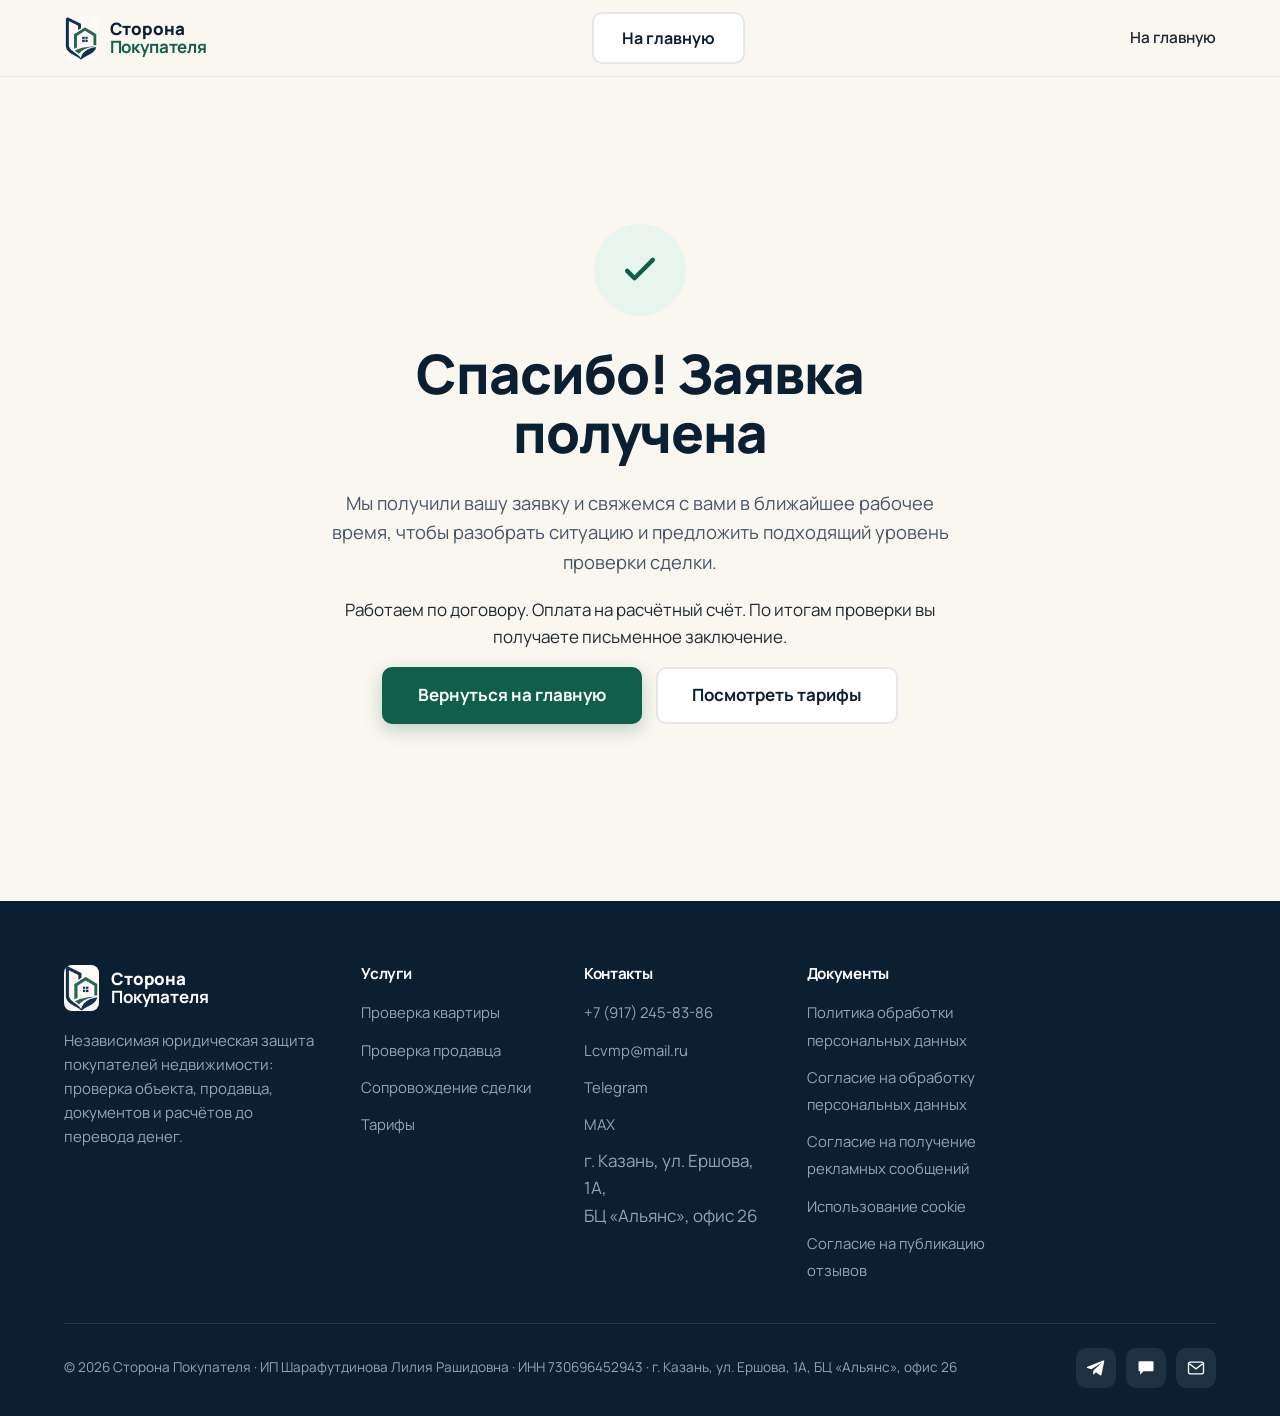
<file: thanks.html>
<!DOCTYPE html>
<html lang="ru">
<head>
  <meta charset="UTF-8">
  <meta name="viewport" content="width=device-width, initial-scale=1.0">
  <title>Спасибо за заявку | Сторона Покупателя</title>
  <meta name="description" content="Спасибо! Мы получили вашу заявку и свяжемся с вами в ближайшее рабочее время.">
  <meta name="robots" content="noindex, nofollow">
  <link rel="preconnect" href="https://fonts.googleapis.com">
  <link rel="preconnect" href="https://fonts.gstatic.com" crossorigin>
  <link href="https://fonts.googleapis.com/css2?family=Inter:wght@400;500;600;700;800&family=Manrope:wght@400;500;600;700;800&display=swap" rel="stylesheet">
  <link rel="stylesheet" href="assets/css/style.css?v=20260623s">
  <link rel="stylesheet" href="assets/css/extra.css?v=20260623s">
  <link rel="icon" href="assets/img/favicon.svg" type="image/svg+xml">
  <!-- Yandex.Metrika counter placeholder. Цель «заявка» можно зафиксировать здесь. -->
</head>
<body>

<!-- Yandex.Metrika counter -->
<script type="text/javascript">
    (function(m,e,t,r,i,k,a){
        m[i]=m[i]||function(){(m[i].a=m[i].a||[]).push(arguments)};
        m[i].l=1*new Date();
        for (var j = 0; j < document.scripts.length; j++) {if (document.scripts[j].src === r) { return; }}
        k=e.createElement(t),a=e.getElementsByTagName(t)[0],k.async=1,k.src=r,a.parentNode.insertBefore(k,a)
    })(window, document,'script','https://mc.yandex.ru/metrika/tag.js?id=110106539', 'ym');

    ym(110106539, 'init', {ssr:true, webvisor:true, clickmap:true, ecommerce:"dataLayer", referrer: document.referrer, url: location.href, accurateTrackBounce:true, trackLinks:true});
</script>
<noscript><div><img src="https://mc.yandex.ru/watch/110106539" style="position:absolute; left:-9999px;" alt="" /></div></noscript>
<!-- /Yandex.Metrika counter -->
<script>window.YM_COUNTER_ID = 110106539;</script>

  <header class="header">
    <div class="container header__inner">
      <a class="logo" href="index.html" aria-label="Сторона Покупателя — на главную">
        <img class="logo__mark" src="emblem.png" alt="Сторона Покупателя" width="34" height="44">
        <span class="logo__text"><b>Сторона</b><span>Покупателя</span></span>
      </a>
      <a class="btn btn--secondary header__cta" href="index.html">На главную</a>
      <button class="burger" aria-label="Открыть меню" aria-expanded="false"><span></span><span></span><span></span></button>
      <nav class="nav" aria-label="Основная навигация"><a href="index.html">На главную</a></nav>
    </div>
  </header>

  <main>
    <div class="container thanks">
      <div class="thanks__card">
        <div class="thanks__icon"><svg width="44" height="44" viewBox="0 0 24 24" fill="none"><path d="M5 12.5l4 4 10-10" stroke="currentColor" stroke-width="2.4" stroke-linecap="round" stroke-linejoin="round"/></svg></div>
        <h1>Спасибо! Заявка получена</h1>
        <p class="lead">Мы получили вашу заявку и свяжемся с вами в ближайшее рабочее время, чтобы разобрать ситуацию и предложить подходящий уровень проверки сделки.</p>
        <p>Работаем по договору. Оплата на расчётный счёт. По итогам проверки вы получаете письменное заключение.</p>
        <div class="hero__actions" style="justify-content:center;">
          <a class="btn btn--primary btn--lg" href="index.html">Вернуться на главную</a>
          <a class="btn btn--secondary btn--lg" href="tarify.html">Посмотреть тарифы</a>
        </div>
      </div>
    </div>
  </main>

  <footer class="footer">
    <div class="container">
      <div class="footer__top">
        <div class="footer__brand">
          <a class="logo" href="index.html">
            <img class="logo__mark" src="emblem.png" alt="Сторона Покупателя" width="34" height="44">
            <span class="logo__text"><b>Сторона</b><span>Покупателя</span></span>
          </a>
          <p class="footer__about">Независимая юридическая защита покупателей недвижимости: проверка объекта, продавца, документов и расчётов до перевода денег.</p>
        </div>
        <div>
          <h4>Услуги</h4>
          <ul>
            <li><a href="proverka-kvartiry.html">Проверка квартиры</a></li>
            <li><a href="proverka-prodavca.html">Проверка продавца</a></li>
            <li><a href="soprovozhdenie-sdelki.html">Сопровождение сделки</a></li>
            <li><a href="tarify.html">Тарифы</a></li>
          </ul>
        </div>
        <div>
          <h4>Контакты</h4>
          <ul>
            <li><a href="tel:+79172458386" data-goal="phone_click">+7 (917) 245-83-86</a></li>
            <li><a href="mailto:Lcvmp@mail.ru" data-goal="email_click">Lcvmp@mail.ru</a></li>
            <li><a href="https://t.me/Liliya_03031993" target="_blank" rel="noopener" data-goal="telegram_click">Telegram</a></li>
            <li><a href="https://max.ru/u/f9LHodD0cOKvPAYLXpleD3N2qbvk6agdpkLa9-tQQDycm63a1Pai1zaIuNs" target="_blank" rel="noopener" data-goal="max_click">MAX</a></li>
            <li>г. Казань, ул. Ершова, 1А,<br>БЦ «Альянс», офис 26</li>
          </ul>
        </div>
        <div>
          <h4>Документы</h4>
          <ul>
            <li><a href="privacy.html">Политика обработки персональных данных</a></li>
            <li><a href="consent-pdn.html">Согласие на обработку персональных данных</a></li>
            <li><a href="consent-ads.html">Согласие на получение рекламных сообщений</a></li>
            <li><a href="cookies.html">Использование cookie</a></li>
            <li><a href="consent-publication.html">Согласие на публикацию отзывов</a></li>
          </ul>
        </div>
      </div>
      <div class="footer__bottom">
        <span>© <span data-year>2026</span> Сторона Покупателя · ИП Шарафутдинова Лилия Рашидовна · ИНН 730696452943 · г. Казань, ул. Ершова, 1А, БЦ «Альянс», офис 26</span>
        <div class="footer__socials">
          <a href="https://t.me/Liliya_03031993" target="_blank" rel="noopener" aria-label="Telegram" data-goal="telegram_click"><svg width="20" height="20" viewBox="0 0 24 24" fill="currentColor"><path d="M21.9 4.3l-3.3 15.6c-.2 1-.9 1.3-1.8.8l-4.9-3.6-2.4 2.3c-.3.3-.5.5-1 .5l.3-5 9.1-8.2c.4-.3-.1-.5-.6-.2L6.4 13.6 1.6 12c-1-.3-1-.9.2-1.4L20.6 3c.9-.3 1.6.2 1.3 1.3z"/></svg></a>
          <a href="https://max.ru/u/f9LHodD0cOKvPAYLXpleD3N2qbvk6agdpkLa9-tQQDycm63a1Pai1zaIuNs" target="_blank" rel="noopener" aria-label="MAX" data-goal="max_click"><svg width="20" height="20" viewBox="0 0 24 24" fill="currentColor"><path d="M4 4h16a1 1 0 011 1v10a1 1 0 01-1 1H9l-4 4v-4H4a1 1 0 01-1-1V5a1 1 0 011-1z"/></svg></a>
          <a href="mailto:Lcvmp@mail.ru" aria-label="Email"><svg width="20" height="20" viewBox="0 0 24 24" fill="none"><rect x="3" y="5" width="18" height="14" rx="2" stroke="currentColor" stroke-width="1.6"/><path d="M4 7l8 6 8-6" stroke="currentColor" stroke-width="1.6"/></svg></a>
        </div>
      </div>
    </div>
  </footer>

  <!-- ====================== LEAD MODAL (Яндекс Форма) ====================== -->
  <!-- Важно: отправка заявок на Lcvmp@mail.ru настраивается в кабинете Яндекс Форм: Интеграции → Почта → поле "Кому" -->
  <!--
    Важно: Яндекс Форма вставлена через iframe, поэтому стили сайта не могут
    полностью изменить поля и кнопку внутри формы. Для 100% фирменного дизайна
    нужно заменить iframe на собственную HTML-форму с отправкой через
    backend / webhook / Telegram / email.
  -->
  <div class="lead-modal" id="leadModal" aria-hidden="true">
    <div class="lead-modal__overlay" data-close-modal></div>
    <div class="lead-modal__dialog" role="dialog" aria-modal="true" aria-labelledby="leadModalTitle">
      <button class="lead-modal__close" type="button" aria-label="Закрыть окно" data-close-modal>&times;</button>
      <div class="lead-modal__header">
        <span class="eyebrow">Заявка на проверку сделки</span>
        <h2 id="leadModalTitle">Проверить сделку</h2>
        <p>Заполните форму — мы свяжемся с вами и подскажем, с чего начать проверку.</p>
      </div>
      <div class="lead-modal__form">
        <script src="https://forms.yandex.ru/_static/embed.js"></script>
        <iframe src="https://forms.yandex.ru/u/6a3a6b90068ff04311f0223a?iframe=1" frameborder="0" name="ya-form-6a3a6b90068ff04311f0223a" width="650" title="Форма заявки на проверку сделки"></iframe>
      </div>
    </div>
  </div>

  <script src="assets/js/main.js?v=20260623s"></script>
</body>
</html>
</file>
<file: assets/css/style.css>
/* ==========================================================================
   Сторона Покупателя — дизайн-система
   Премиальный юридический сервис контроля сделки с недвижимостью
   ========================================================================== */

/* ----- Design tokens ----- */
:root {
  /* Цвета */
  --navy: #0B1F33;
  --navy-2: #102A43;
  --green: #0F5F4A;
  --green-2: #145C43;
  --green-dark: #0B4839;
  --bg: #FAF7F0;
  --bg-warm: #F7F4EC;
  --white: #FFFFFF;
  --ink: #1F2933;
  --ink-soft: #475569;
  --accent-light: #E8F5EE;
  --accent-light-2: #DDEFE6;
  --line: #E5E7EB;
  --amber: #F59E0B;
  --amber-soft: #FEF3E2;

  /* Типографика */
  --font: 'Inter', 'Manrope', -apple-system, BlinkMacSystemFont, 'Segoe UI', Arial, sans-serif;

  /* Радиусы */
  --r-sm: 10px;
  --r-md: 16px;
  --r-lg: 22px;
  --r-xl: 28px;

  /* Тени */
  --shadow-sm: 0 1px 3px rgba(11, 31, 51, 0.06), 0 1px 2px rgba(11, 31, 51, 0.04);
  --shadow-md: 0 8px 24px rgba(11, 31, 51, 0.08);
  --shadow-lg: 0 18px 48px rgba(11, 31, 51, 0.12);

  /* Контейнер */
  --container: 1200px;
  --gutter: 24px;

  --header-h: 76px;
}

/* ----- Reset & base ----- */
*,
*::before,
*::after {
  box-sizing: border-box;
}

html {
  scroll-behavior: smooth;
  scroll-padding-top: calc(var(--header-h) + 16px);
  -webkit-text-size-adjust: 100%;
}

body {
  margin: 0;
  font-family: var(--font);
  color: var(--ink);
  background: var(--bg);
  line-height: 1.6;
  font-size: 17px;
  -webkit-font-smoothing: antialiased;
  -moz-osx-font-smoothing: grayscale;
}

img {
  max-width: 100%;
  display: block;
}

a {
  color: var(--green);
  text-decoration: none;
  transition: color 0.2s ease;
}

a:hover {
  color: var(--green-dark);
}

h1, h2, h3, h4 {
  color: var(--navy);
  font-weight: 800;
  line-height: 1.15;
  letter-spacing: -0.02em;
  margin: 0 0 0.5em;
}

h1 { font-size: clamp(2rem, 4.4vw, 3.25rem); }
h2 { font-size: clamp(1.6rem, 3.2vw, 2.4rem); }
h3 { font-size: clamp(1.15rem, 1.8vw, 1.4rem); }

p { margin: 0 0 1em; }

ul { margin: 0; padding: 0; }

:focus-visible {
  outline: 3px solid var(--green);
  outline-offset: 2px;
  border-radius: 4px;
}

/* ----- Layout helpers ----- */
.container {
  width: 100%;
  max-width: var(--container);
  margin: 0 auto;
  padding: 0 var(--gutter);
}

.section {
  padding: 84px 0;
}

.section--tight { padding: 60px 0; }

.section--alt {
  background: var(--white);
}

.section--navy {
  background: var(--navy);
  color: #CBD5E1;
}

.section--navy h2,
.section--navy h3 { color: var(--white); }

.section-head {
  max-width: 760px;
  margin: 0 auto 48px;
  text-align: center;
}

.section-head--left {
  margin-left: 0;
  text-align: left;
}

.section-head p {
  font-size: 1.12rem;
  color: var(--ink-soft);
  margin-bottom: 0;
}

.eyebrow {
  display: inline-block;
  font-size: 0.82rem;
  font-weight: 700;
  letter-spacing: 0.08em;
  text-transform: uppercase;
  color: var(--green);
  background: var(--accent-light);
  padding: 6px 14px;
  border-radius: 100px;
  margin-bottom: 18px;
}

.lead {
  font-size: 1.15rem;
  color: var(--ink-soft);
}

/* ----- Buttons ----- */
.btn {
  display: inline-flex;
  align-items: center;
  justify-content: center;
  gap: 10px;
  font-family: inherit;
  font-size: 1rem;
  font-weight: 700;
  line-height: 1;
  padding: 16px 28px;
  border-radius: var(--r-sm);
  border: 2px solid transparent;
  cursor: pointer;
  transition: background 0.2s ease, color 0.2s ease, transform 0.15s ease, box-shadow 0.2s ease, border-color 0.2s ease;
  text-align: center;
  white-space: nowrap;
}

.btn:hover { transform: translateY(-1px); }
.btn:active { transform: translateY(0); }

.btn--primary {
  background: var(--green);
  color: var(--white);
  box-shadow: 0 6px 18px rgba(15, 95, 74, 0.25);
}

.btn--primary:hover {
  background: var(--green-dark);
  color: var(--white);
  box-shadow: 0 10px 26px rgba(15, 95, 74, 0.32);
}

.btn--secondary {
  background: var(--white);
  color: var(--navy);
  border-color: var(--line);
}

.btn--secondary:hover {
  border-color: var(--green);
  color: var(--green);
}

.btn--ghost {
  background: transparent;
  color: var(--white);
  border-color: rgba(255, 255, 255, 0.35);
}

.btn--ghost:hover {
  background: rgba(255, 255, 255, 0.1);
  color: var(--white);
  border-color: var(--white);
}

.btn--lg { padding: 18px 34px; font-size: 1.06rem; }
.btn--block { width: 100%; }

.btn:disabled,
.btn[disabled] {
  opacity: 0.5;
  cursor: not-allowed;
  transform: none;
  box-shadow: none;
}

/* ==========================================================================
   Header
   ========================================================================== */
.header {
  position: sticky;
  top: 0;
  z-index: 100;
  background: rgba(250, 247, 240, 0.92);
  backdrop-filter: blur(10px);
  border-bottom: 1px solid var(--line);
}

.header__inner {
  display: flex;
  align-items: center;
  justify-content: space-between;
  height: var(--header-h);
  gap: 24px;
}

.logo {
  display: flex;
  align-items: center;
  gap: 12px;
  flex-shrink: 0;
}

.logo__mark {
  width: 40px;
  height: 40px;
  flex-shrink: 0;
}

.logo__text {
  display: flex;
  flex-direction: column;
  line-height: 1.05;
}

.logo__text b {
  color: var(--navy);
  font-weight: 800;
  font-size: 1.06rem;
  letter-spacing: -0.01em;
}

.logo__text span {
  color: var(--green);
  font-weight: 700;
  font-size: 1.06rem;
  letter-spacing: -0.01em;
}

.nav {
  display: flex;
  align-items: center;
  gap: 28px;
}

.nav a {
  color: var(--ink);
  font-weight: 600;
  font-size: 0.96rem;
  white-space: nowrap;
}

.nav a:hover { color: var(--green); }

.header__cta { flex-shrink: 0; }

.burger {
  display: none;
  flex-direction: column;
  justify-content: center;
  gap: 5px;
  width: 46px;
  height: 46px;
  background: var(--white);
  border: 1px solid var(--line);
  border-radius: var(--r-sm);
  cursor: pointer;
}

.burger span {
  display: block;
  width: 22px;
  height: 2px;
  background: var(--navy);
  margin: 0 auto;
  border-radius: 2px;
  transition: transform 0.25s ease, opacity 0.25s ease;
}

.burger.is-open span:nth-child(1) { transform: translateY(7px) rotate(45deg); }
.burger.is-open span:nth-child(2) { opacity: 0; }
.burger.is-open span:nth-child(3) { transform: translateY(-7px) rotate(-45deg); }

/* ==========================================================================
   Hero
   ========================================================================== */
.hero {
  position: relative;
  padding: 64px 0 80px;
  background:
    radial-gradient(1100px 520px at 88% -8%, rgba(15, 95, 74, 0.08), transparent 60%),
    radial-gradient(900px 500px at -5% 10%, rgba(16, 42, 67, 0.06), transparent 55%);
  overflow: hidden;
}

.hero__grid {
  display: grid;
  grid-template-columns: 1.05fr 1fr;
  gap: 56px;
  align-items: center;
}

.hero h1 {
  margin-bottom: 20px;
}

.hero__sub {
  font-size: 1.18rem;
  color: var(--ink-soft);
  max-width: 560px;
  margin-bottom: 18px;
}

.hero__result {
  font-size: 1.05rem;
  color: var(--ink);
  font-weight: 600;
  background: var(--accent-light);
  border-left: 4px solid var(--green);
  padding: 14px 18px;
  border-radius: 0 var(--r-sm) var(--r-sm) 0;
  margin-bottom: 16px;
}

.hero__guarantee {
  display: flex;
  gap: 10px;
  align-items: flex-start;
  font-size: 0.98rem;
  color: var(--ink-soft);
  margin-bottom: 30px;
}

.hero__guarantee svg { flex-shrink: 0; margin-top: 2px; }

.hero__actions {
  display: flex;
  flex-wrap: wrap;
  gap: 14px;
  margin-bottom: 30px;
}

.hero__bullets {
  display: grid;
  gap: 12px;
  list-style: none;
}

.hero__bullets li {
  display: flex;
  align-items: flex-start;
  gap: 10px;
  font-size: 0.98rem;
  font-weight: 500;
  color: var(--ink);
}

.hero__bullets svg { flex-shrink: 0; margin-top: 2px; }

/* ----- Hero dashboard ----- */
.dashboard {
  position: relative;
  background: var(--white);
  border: 1px solid var(--line);
  border-radius: var(--r-xl);
  box-shadow: var(--shadow-lg);
  padding: 22px;
  overflow: hidden;
}

.dashboard::before {
  content: "";
  position: absolute;
  inset: 0;
  background: linear-gradient(160deg, rgba(15,95,74,0.04), transparent 40%);
  pointer-events: none;
}

.dashboard__bar {
  display: flex;
  align-items: center;
  justify-content: space-between;
  padding-bottom: 16px;
  margin-bottom: 18px;
  border-bottom: 1px solid var(--line);
}

.dashboard__title {
  font-weight: 800;
  color: var(--navy);
  font-size: 1.02rem;
}

.dashboard__dot {
  display: inline-block;
  width: 9px; height: 9px;
  border-radius: 50%;
  margin-right: 6px;
}
.dashboard__dot--g { background: var(--green); }

.dashboard__live {
  display: inline-flex;
  align-items: center;
  font-size: 0.82rem;
  font-weight: 700;
  color: var(--green);
  background: var(--accent-light);
  padding: 5px 12px;
  border-radius: 100px;
}

.dash-cards {
  display: grid;
  grid-template-columns: 1fr 1fr;
  gap: 12px;
}

.dash-card {
  background: var(--bg-warm);
  border: 1px solid var(--line);
  border-radius: var(--r-md);
  padding: 14px;
}

.dash-card--wide { grid-column: 1 / -1; }

.dash-card--final {
  grid-column: 1 / -1;
  background: linear-gradient(135deg, var(--green) 0%, var(--green-dark) 100%);
  border-color: transparent;
  color: #fff;
}

.dash-card__head {
  display: flex;
  align-items: center;
  gap: 8px;
  margin-bottom: 8px;
}

.dash-card__icon {
  width: 30px; height: 30px;
  display: grid;
  place-items: center;
  background: var(--white);
  border-radius: 8px;
  color: var(--green);
  flex-shrink: 0;
  box-shadow: var(--shadow-sm);
}

.dash-card__label {
  font-weight: 700;
  font-size: 0.9rem;
  color: var(--navy);
}

.dash-card__meta {
  font-size: 0.82rem;
  color: var(--ink-soft);
  margin-bottom: 8px;
}

.dash-status {
  display: inline-flex;
  align-items: center;
  gap: 6px;
  font-size: 0.78rem;
  font-weight: 700;
  padding: 4px 10px;
  border-radius: 100px;
}

.dash-status--check {
  background: var(--accent-light);
  color: var(--green);
}

.dash-status--progress {
  background: var(--amber-soft);
  color: #B45309;
}

.dash-card--final .dash-card__label,
.dash-card--final .dash-card__meta { color: #fff; }

.dash-card--final .dash-card__icon { color: var(--green); }

.dash-verdict {
  display: flex;
  gap: 8px;
  margin-top: 4px;
  flex-wrap: wrap;
}

.dash-verdict span {
  font-size: 0.78rem;
  font-weight: 700;
  padding: 5px 11px;
  border-radius: 100px;
  background: rgba(255,255,255,0.16);
  color: #fff;
}

.dash-verdict span.is-active {
  background: #fff;
  color: var(--green-dark);
}

/* ----- Trust strip under hero ----- */
.trust-strip {
  background: var(--white);
  border-top: 1px solid var(--line);
  border-bottom: 1px solid var(--line);
}

.trust-strip__inner {
  display: flex;
  flex-wrap: wrap;
  justify-content: space-between;
  gap: 24px;
  padding: 26px 0;
}

.trust-strip__item {
  display: flex;
  align-items: center;
  gap: 12px;
  font-weight: 600;
  color: var(--navy);
  font-size: 0.96rem;
}

.trust-strip__item svg { color: var(--green); flex-shrink: 0; }

/* ==========================================================================
   Cards grids
   ========================================================================== */
.grid {
  display: grid;
  gap: 22px;
}

.grid--2 { grid-template-columns: repeat(2, 1fr); }
.grid--3 { grid-template-columns: repeat(3, 1fr); }
.grid--4 { grid-template-columns: repeat(4, 1fr); }
.grid--6 { grid-template-columns: repeat(3, 1fr); }

.card {
  background: var(--white);
  border: 1px solid var(--line);
  border-radius: var(--r-lg);
  padding: 28px;
  transition: transform 0.25s ease, box-shadow 0.25s ease, border-color 0.25s ease;
}

.card:hover {
  transform: translateY(-4px);
  box-shadow: var(--shadow-md);
  border-color: var(--accent-light-2);
}

.card__icon {
  width: 52px;
  height: 52px;
  display: grid;
  place-items: center;
  background: var(--accent-light);
  color: var(--green);
  border-radius: var(--r-md);
  margin-bottom: 18px;
}

.card h3 { margin-bottom: 10px; }

.card p {
  color: var(--ink-soft);
  font-size: 0.98rem;
  margin-bottom: 0;
}

.card__num {
  font-size: 0.9rem;
  font-weight: 800;
  color: var(--green);
  margin-bottom: 12px;
}

/* Pain cards (warm accent) */
.card--pain .card__icon {
  background: var(--amber-soft);
  color: var(--amber);
}

/* ==========================================================================
   Who is on your side (comparison)
   ========================================================================== */
.parties {
  display: grid;
  gap: 14px;
}

.party {
  display: grid;
  grid-template-columns: 220px 1fr;
  gap: 20px;
  align-items: center;
  background: var(--white);
  border: 1px solid var(--line);
  border-radius: var(--r-md);
  padding: 20px 24px;
}

.party__name {
  display: flex;
  align-items: center;
  gap: 12px;
  font-weight: 800;
  color: var(--navy);
  font-size: 1.05rem;
}

.party__name svg { color: var(--ink-soft); flex-shrink: 0; }

.party p { margin: 0; color: var(--ink-soft); }

.party--highlight {
  background: linear-gradient(135deg, var(--green) 0%, var(--green-dark) 100%);
  border-color: transparent;
  color: #fff;
}

.party--highlight .party__name { color: #fff; }
.party--highlight .party__name svg { color: #fff; }
.party--highlight p { color: rgba(255,255,255,0.9); }

.keyline {
  text-align: center;
  font-size: 1.3rem;
  font-weight: 800;
  color: var(--navy);
  max-width: 760px;
  margin: 40px auto 0;
}

.keyline span { color: var(--green); }

/* ==========================================================================
   Document / verdict block
   ========================================================================== */
.result-grid {
  display: grid;
  grid-template-columns: 1fr 1fr;
  gap: 48px;
  align-items: center;
}

.doc {
  background: var(--white);
  border: 1px solid var(--line);
  border-radius: var(--r-lg);
  box-shadow: var(--shadow-md);
  overflow: hidden;
}

.doc__head {
  display: flex;
  align-items: center;
  gap: 12px;
  background: var(--navy);
  color: #fff;
  padding: 18px 24px;
}

.doc__head svg { flex-shrink: 0; }
.doc__head b { font-size: 1.1rem; }
.doc__head span { display: block; font-size: 0.82rem; color: #94A3B8; font-weight: 500; }

.doc__body { padding: 22px 24px; }

.doc__list { list-style: none; display: grid; gap: 11px; }

.doc__list li {
  display: flex;
  align-items: flex-start;
  gap: 10px;
  font-size: 0.96rem;
  color: var(--ink);
}

.doc__list svg { color: var(--green); flex-shrink: 0; margin-top: 3px; }

.verdicts { display: grid; gap: 16px; }

.verdict {
  display: flex;
  gap: 16px;
  align-items: flex-start;
  background: var(--white);
  border: 1px solid var(--line);
  border-left-width: 5px;
  border-radius: var(--r-md);
  padding: 20px 22px;
}

.verdict__badge {
  width: 44px; height: 44px;
  border-radius: 12px;
  display: grid;
  place-items: center;
  flex-shrink: 0;
}

.verdict h3 { margin-bottom: 4px; font-size: 1.12rem; }
.verdict p { margin: 0; color: var(--ink-soft); font-size: 0.95rem; }

.verdict--yes { border-left-color: var(--green); }
.verdict--yes .verdict__badge { background: var(--accent-light); color: var(--green); }

.verdict--cond { border-left-color: var(--amber); }
.verdict--cond .verdict__badge { background: var(--amber-soft); color: #B45309; }

.verdict--no { border-left-color: #B91C1C; }
.verdict--no .verdict__badge { background: #FEE2E2; color: #B91C1C; }

/* ==========================================================================
   Steps / how we work
   ========================================================================== */
.steps {
  display: grid;
  grid-template-columns: repeat(4, 1fr);
  gap: 18px;
  counter-reset: step;
}

.step {
  position: relative;
  background: var(--white);
  border: 1px solid var(--line);
  border-radius: var(--r-md);
  padding: 26px 22px;
}

.step__num {
  width: 42px; height: 42px;
  display: grid;
  place-items: center;
  background: var(--green);
  color: #fff;
  font-weight: 800;
  border-radius: 50%;
  margin-bottom: 16px;
}

.step h3 { font-size: 1.05rem; margin-bottom: 8px; }
.step p { margin: 0; color: var(--ink-soft); font-size: 0.93rem; }

/* ==========================================================================
   Guarantee block
   ========================================================================== */
.guarantee {
  background: linear-gradient(135deg, var(--navy) 0%, var(--navy-2) 100%);
  border-radius: var(--r-xl);
  padding: 56px;
  color: #CBD5E1;
  position: relative;
  overflow: hidden;
}

.guarantee::after {
  content: "";
  position: absolute;
  right: -60px; top: -60px;
  width: 280px; height: 280px;
  background: radial-gradient(circle, rgba(15,95,74,0.45), transparent 70%);
  border-radius: 50%;
}

.guarantee__inner { position: relative; max-width: 760px; }

.guarantee h2 { color: #fff; }
.guarantee p { color: #CBD5E1; font-size: 1.06rem; }

.guarantee__highlight {
  display: inline-block;
  margin-top: 18px;
  font-size: 1.2rem;
  font-weight: 800;
  color: #fff;
  border-left: 4px solid var(--green);
  padding-left: 18px;
}

.guarantee__badge {
  display: inline-flex;
  align-items: center;
  gap: 10px;
  background: var(--green);
  color: #fff;
  font-weight: 800;
  padding: 12px 22px;
  border-radius: 100px;
  margin-bottom: 22px;
}

/* ==========================================================================
   Pricing
   ========================================================================== */
.pricing {
  display: grid;
  grid-template-columns: repeat(3, 1fr);
  gap: 24px;
  align-items: stretch;
}

.plan {
  display: flex;
  flex-direction: column;
  background: var(--white);
  border: 1px solid var(--line);
  border-radius: var(--r-lg);
  padding: 32px 28px;
  transition: transform 0.25s ease, box-shadow 0.25s ease;
}

.plan:hover { transform: translateY(-4px); box-shadow: var(--shadow-md); }

.plan--featured {
  border-color: var(--green);
  border-width: 2px;
  box-shadow: var(--shadow-md);
  position: relative;
}

.plan__tag {
  position: absolute;
  top: -13px;
  left: 28px;
  background: var(--green);
  color: #fff;
  font-size: 0.78rem;
  font-weight: 700;
  padding: 5px 14px;
  border-radius: 100px;
}

.plan__name { font-size: 1.3rem; margin-bottom: 6px; }
.plan__desc { color: var(--ink-soft); font-size: 0.95rem; min-height: 48px; }

.plan__price {
  font-size: 1.9rem;
  font-weight: 800;
  color: var(--navy);
  margin: 16px 0 6px;
}

.plan__price small {
  display: block;
  font-size: 0.85rem;
  font-weight: 600;
  color: var(--ink-soft);
}

.plan__list {
  list-style: none;
  display: grid;
  gap: 11px;
  margin: 22px 0 28px;
  flex-grow: 1;
}

.plan__list li {
  display: flex;
  align-items: flex-start;
  gap: 10px;
  font-size: 0.95rem;
  color: var(--ink);
}

.plan__list svg { color: var(--green); flex-shrink: 0; margin-top: 3px; }

.pricing-note {
  text-align: center;
  color: var(--ink-soft);
  font-size: 0.95rem;
  margin-top: 28px;
}

/* ==========================================================================
   Team
   ========================================================================== */
.team {
  display: grid;
  grid-template-columns: repeat(3, 1fr);
  gap: 24px;
}

.member {
  background: var(--white);
  border: 1px solid var(--line);
  border-radius: var(--r-lg);
  padding: 28px;
  text-align: center;
}

.member__photo {
  width: 96px;
  height: 96px;
  border-radius: 50%;
  margin: 0 auto 18px;
  background: linear-gradient(135deg, var(--accent-light), var(--accent-light-2));
  display: grid;
  place-items: center;
  color: var(--green);
  font-weight: 800;
  font-size: 1.6rem;
  overflow: hidden;
}

.member__photo img { width: 100%; height: 100%; object-fit: cover; }

.member__name { font-size: 1.15rem; margin-bottom: 4px; }
.member__role { color: var(--green); font-weight: 700; font-size: 0.92rem; margin-bottom: 14px; }
.member p { color: var(--ink-soft); font-size: 0.93rem; margin: 0; }

/* ==========================================================================
   Risk tags / chips
   ========================================================================== */
.chips {
  display: flex;
  flex-wrap: wrap;
  gap: 12px;
}

.chip {
  background: var(--white);
  border: 1px solid var(--line);
  border-radius: var(--r-md);
  padding: 16px 20px;
  display: flex;
  flex-direction: column;
  gap: 4px;
  flex: 1 1 240px;
  transition: border-color 0.2s ease, box-shadow 0.2s ease;
}

.chip:hover { border-color: var(--amber); box-shadow: var(--shadow-sm); }

.chip b { color: var(--navy); font-size: 1rem; }
.chip span { color: var(--ink-soft); font-size: 0.9rem; }

/* checklist (effect block) */
.checklist {
  display: grid;
  grid-template-columns: repeat(2, 1fr);
  gap: 12px;
  list-style: none;
  margin-top: 8px;
}

.checklist li {
  display: flex;
  align-items: center;
  gap: 10px;
  font-size: 0.96rem;
  color: var(--ink);
  background: var(--white);
  border: 1px solid var(--line);
  border-radius: var(--r-sm);
  padding: 12px 16px;
}

.checklist svg { color: var(--green); flex-shrink: 0; }

/* ==========================================================================
   FAQ
   ========================================================================== */
.faq { max-width: 820px; margin: 0 auto; display: grid; gap: 12px; }

.faq-item {
  background: var(--white);
  border: 1px solid var(--line);
  border-radius: var(--r-md);
  overflow: hidden;
}

.faq-item summary {
  list-style: none;
  cursor: pointer;
  padding: 22px 24px;
  font-weight: 700;
  color: var(--navy);
  font-size: 1.05rem;
  display: flex;
  justify-content: space-between;
  align-items: center;
  gap: 16px;
}

.faq-item summary::-webkit-details-marker { display: none; }

.faq-item summary::after {
  content: "+";
  font-size: 1.5rem;
  font-weight: 400;
  color: var(--green);
  transition: transform 0.25s ease;
  flex-shrink: 0;
}

.faq-item[open] summary::after { transform: rotate(45deg); }

.faq-item__body {
  padding: 0 24px 22px;
  color: var(--ink-soft);
}

.faq-item__body p { margin: 0; }

/* ==========================================================================
   Forms / CTA
   ========================================================================== */
.cta-section {
  background:
    radial-gradient(900px 460px at 90% 0%, rgba(15,95,74,0.10), transparent 60%),
    var(--white);
}

.form-card {
  background: var(--white);
  border: 1px solid var(--line);
  border-radius: var(--r-xl);
  box-shadow: var(--shadow-lg);
  padding: 44px;
  max-width: 920px;
  margin: 0 auto;
}

.form-grid {
  display: grid;
  grid-template-columns: 1fr 1fr;
  gap: 18px;
}

.field { display: flex; flex-direction: column; gap: 7px; }
.field--full { grid-column: 1 / -1; }

.field label {
  font-size: 0.9rem;
  font-weight: 600;
  color: var(--navy);
}

.field input,
.field select,
.field textarea {
  font-family: inherit;
  font-size: 1rem;
  color: var(--ink);
  background: var(--bg-warm);
  border: 1.5px solid var(--line);
  border-radius: var(--r-sm);
  padding: 14px 16px;
  transition: border-color 0.2s ease, background 0.2s ease;
}

.field input:focus,
.field select:focus,
.field textarea:focus {
  outline: none;
  border-color: var(--green);
  background: #fff;
}

.field textarea { resize: vertical; min-height: 96px; }

.field--error input,
.field--error select,
.field--error textarea { border-color: #DC2626; }

.field__error {
  font-size: 0.82rem;
  color: #DC2626;
  display: none;
}

.field--error .field__error { display: block; }

.consent {
  grid-column: 1 / -1;
  display: flex;
  align-items: flex-start;
  gap: 12px;
  font-size: 0.9rem;
  color: var(--ink-soft);
  margin: 6px 0 4px;
}

.consent input {
  width: 20px; height: 20px;
  margin-top: 2px;
  accent-color: var(--green);
  flex-shrink: 0;
  cursor: pointer;
}

.form-foot {
  grid-column: 1 / -1;
  font-size: 0.88rem;
  color: var(--ink-soft);
  text-align: center;
  margin-top: 6px;
}

/* ==========================================================================
   Footer
   ========================================================================== */
.footer {
  background: var(--navy);
  color: #94A3B8;
  padding: 64px 0 28px;
}

.footer__top {
  display: grid;
  grid-template-columns: 1.4fr 1fr 1fr 1fr 1fr;
  gap: 36px;
  padding-bottom: 40px;
  border-bottom: 1px solid rgba(255,255,255,0.1);
}

.footer .logo__text b,
.footer .logo__text span { color: #fff; }

.footer__about {
  font-size: 0.94rem;
  margin: 18px 0 0;
  max-width: 280px;
}

.footer h4 {
  color: #fff;
  font-size: 0.95rem;
  margin-bottom: 16px;
  font-weight: 700;
}

.footer ul { list-style: none; display: grid; gap: 10px; }

.footer a { color: #94A3B8; font-size: 0.93rem; }
.footer a:hover { color: #fff; }

.footer__bottom {
  display: flex;
  justify-content: space-between;
  align-items: center;
  flex-wrap: wrap;
  gap: 12px;
  padding-top: 24px;
  font-size: 0.85rem;
}

.footer__socials { display: flex; gap: 10px; }

.footer__socials a {
  width: 40px; height: 40px;
  display: grid;
  place-items: center;
  background: rgba(255,255,255,0.08);
  border-radius: 10px;
  color: #fff;
  transition: background 0.2s ease;
}

.footer__socials a:hover { background: var(--green); }

/* ==========================================================================
   Page hero (inner pages)
   ========================================================================== */
.page-hero {
  padding: 56px 0;
  background:
    radial-gradient(900px 460px at 85% -10%, rgba(15,95,74,0.08), transparent 60%),
    var(--bg);
}

.page-hero__grid {
  display: grid;
  grid-template-columns: 1.1fr 0.9fr;
  gap: 48px;
  align-items: center;
}

.breadcrumbs {
  font-size: 0.88rem;
  color: var(--ink-soft);
  margin-bottom: 18px;
}

.breadcrumbs a { color: var(--ink-soft); }
.breadcrumbs a:hover { color: var(--green); }

/* simple info list panel */
.panel {
  background: var(--white);
  border: 1px solid var(--line);
  border-radius: var(--r-lg);
  box-shadow: var(--shadow-md);
  padding: 28px;
}

.panel h3 { margin-bottom: 16px; }

.panel ul { list-style: none; display: grid; gap: 12px; }

.panel li {
  display: flex;
  align-items: flex-start;
  gap: 10px;
  font-size: 0.96rem;
}

.panel svg { color: var(--green); flex-shrink: 0; margin-top: 3px; }

/* contacts */
.contact-grid {
  display: grid;
  grid-template-columns: 1fr 1fr;
  gap: 40px;
  align-items: start;
}

.contact-list { list-style: none; display: grid; gap: 20px; }

.contact-list li {
  display: flex;
  align-items: center;
  gap: 16px;
}

.contact-list__icon {
  width: 48px; height: 48px;
  border-radius: 12px;
  background: var(--accent-light);
  color: var(--green);
  display: grid;
  place-items: center;
  flex-shrink: 0;
}

.contact-list b { display: block; color: var(--navy); font-size: 1.05rem; }
.contact-list span { color: var(--ink-soft); font-size: 0.9rem; }

.requisites {
  background: var(--white);
  border: 1px solid var(--line);
  border-radius: var(--r-md);
  padding: 24px;
  margin-top: 32px;
  font-size: 0.92rem;
  color: var(--ink-soft);
}

.requisites dt { font-weight: 700; color: var(--navy); margin-top: 10px; }
.requisites dd { margin: 0 0 4px; }

/* legal / static pages */
.legal { max-width: 820px; margin: 0 auto; }
.legal h2 { margin-top: 40px; }
.legal h3 { margin-top: 28px; }
.legal p, .legal li { color: var(--ink-soft); }
.legal ul { padding-left: 22px; list-style: disc; display: grid; gap: 8px; margin-bottom: 1em; }

/* thanks page */
.thanks {
  min-height: calc(100vh - var(--header-h));
  display: grid;
  place-items: center;
  text-align: center;
  padding: 80px 0;
}

.thanks__icon {
  width: 92px; height: 92px;
  border-radius: 50%;
  background: var(--accent-light);
  color: var(--green);
  display: grid;
  place-items: center;
  margin: 0 auto 28px;
}

.thanks__card { max-width: 620px; }

/* ==========================================================================
   Animations
   ========================================================================== */
.reveal {
  opacity: 0;
  transform: translateY(20px);
  transition: opacity 0.6s ease, transform 0.6s ease;
}

.reveal.is-visible {
  opacity: 1;
  transform: none;
}

@media (prefers-reduced-motion: reduce) {
  html { scroll-behavior: auto; }
  .reveal { opacity: 1; transform: none; transition: none; }
  .btn:hover, .card:hover, .plan:hover { transform: none; }
}

/* ==========================================================================
   Responsive
   ========================================================================== */
@media (max-width: 1024px) {
  .hero__grid { gap: 36px; }
  .footer__top { grid-template-columns: 1fr 1fr 1fr; }
  .footer__brand { grid-column: 1 / -1; }
  .grid--4 { grid-template-columns: repeat(2, 1fr); }
  .steps { grid-template-columns: repeat(2, 1fr); }
}

@media (max-width: 880px) {
  .nav,
  .header__cta { display: none; }

  .burger { display: flex; }

  .nav.is-open {
    display: flex;
    flex-direction: column;
    position: absolute;
    top: var(--header-h);
    left: 0;
    right: 0;
    background: var(--white);
    border-bottom: 1px solid var(--line);
    box-shadow: var(--shadow-md);
    padding: 20px var(--gutter) 28px;
    gap: 4px;
    align-items: stretch;
  }

  .nav.is-open a {
    padding: 12px 4px;
    border-bottom: 1px solid var(--line);
    font-size: 1.05rem;
  }

  .nav.is-open .btn {
    margin-top: 14px;
    border-bottom: none;
  }

  .hero__grid,
  .result-grid,
  .page-hero__grid,
  .contact-grid { grid-template-columns: 1fr; }

  .dashboard { order: 2; }

  .grid--2,
  .grid--3,
  .grid--6,
  .pricing,
  .team { grid-template-columns: 1fr; }

  .form-grid { grid-template-columns: 1fr; }

  .party { grid-template-columns: 1fr; gap: 8px; }

  .checklist { grid-template-columns: 1fr; }

  .guarantee { padding: 36px 28px; }

  .section { padding: 60px 0; }
}

@media (max-width: 560px) {
  body { font-size: 16px; }
  .grid--4 { grid-template-columns: 1fr; }
  .steps { grid-template-columns: 1fr; }
  .form-card { padding: 28px 20px; }
  .hero__actions .btn,
  .hero__actions { width: 100%; }
  .hero__actions .btn { width: 100%; }
  .dash-cards { grid-template-columns: 1fr; }
  .footer__top { grid-template-columns: 1fr 1fr; }
  .trust-strip__inner { gap: 14px; }
  .trust-strip__item { flex: 1 1 100%; }
}
</file>
<file: assets/css/extra.css>
/* ==========================================================================
   Logo image (uploaded brand emblem)
   ========================================================================== */
img.logo__mark {
  height: 44px;
  width: auto;
  border-radius: 8px;
  display: block;
}

.footer img.logo__mark { height: 46px; }

@media (max-width: 560px) {
  img.logo__mark { height: 38px; }
}

/* ==========================================================================
   Section showcase media (generated graphics)
   ========================================================================== */
.media {
  border-radius: var(--r-lg);
  overflow: hidden;
  box-shadow: var(--shadow-lg);
  border: 1px solid var(--line);
  background: var(--white);
}

.media img { width: 100%; height: auto; display: block; }

.showcase {
  max-width: 940px;
  margin: 0 auto 40px;
  border-radius: var(--r-lg);
  overflow: hidden;
  box-shadow: var(--shadow-md);
  border: 1px solid var(--line);
}

.showcase img { width: 100%; height: auto; display: block; }

/* ==========================================================================
   Team carousel
   ========================================================================== */
.team-carousel { position: relative; }

.team-head-row {
  display: flex;
  align-items: flex-end;
  justify-content: space-between;
  gap: 24px;
  margin-bottom: 36px;
}

.team-head-row .section-head { margin: 0; text-align: left; max-width: 640px; }

.team-nav { display: flex; gap: 12px; flex-shrink: 0; }

.team-nav button {
  width: 52px; height: 52px;
  border-radius: 50%;
  border: 1.5px solid var(--line);
  background: var(--white);
  color: var(--navy);
  cursor: pointer;
  display: grid;
  place-items: center;
  transition: background 0.2s ease, color 0.2s ease, border-color 0.2s ease, opacity 0.2s ease;
}

.team-nav button:hover { background: var(--green); color: #fff; border-color: var(--green); }
.team-nav button:disabled { opacity: 0.35; cursor: not-allowed; }
.team-nav button:disabled:hover { background: var(--white); color: var(--navy); border-color: var(--line); }

.team-track {
  display: flex;
  gap: 24px;
  overflow-x: auto;
  scroll-snap-type: x mandatory;
  scroll-behavior: smooth;
  padding: 4px 4px 16px;
  margin: 0 -4px;
  -ms-overflow-style: none;
  scrollbar-width: none;
}
.team-track::-webkit-scrollbar { display: none; }

.member-card {
  flex: 0 0 calc((100% - 3 * 24px) / 4);
  scroll-snap-align: start;
  background: var(--white);
  border: 1px solid var(--line);
  border-radius: var(--r-lg);
  overflow: hidden;
  box-shadow: var(--shadow-sm);
  transition: transform 0.25s ease, box-shadow 0.25s ease;
  display: flex;
  flex-direction: column;
}

.member-card:hover { transform: translateY(-4px); box-shadow: var(--shadow-md); }

.member-card__photo {
  aspect-ratio: 4 / 5;
  background: var(--accent-light);
  overflow: hidden;
}

.member-card__photo img { width: 100%; height: 100%; object-fit: cover; display: block; }

.member-card__body { padding: 20px 20px 24px; }

.member-card__name { font-size: 1.12rem; margin-bottom: 4px; }

.member-card__role {
  display: inline-block;
  font-size: 0.82rem;
  font-weight: 700;
  color: var(--green);
  background: var(--accent-light);
  padding: 4px 12px;
  border-radius: 100px;
  margin-bottom: 12px;
}

.member-card__desc { font-size: 0.92rem; color: var(--ink-soft); margin: 0; }

.team-dots {
  display: flex;
  justify-content: center;
  gap: 8px;
  margin-top: 24px;
}

.team-dots button {
  width: 9px; height: 9px;
  border-radius: 50%;
  border: none;
  background: var(--line);
  cursor: pointer;
  padding: 0;
  transition: background 0.2s ease, width 0.2s ease;
}

.team-dots button.is-active { background: var(--green); width: 26px; border-radius: 100px; }

@media (max-width: 1024px) {
  .member-card { flex-basis: calc((100% - 24px) / 2); }
}

@media (max-width: 880px) {
  .team-head-row { flex-direction: column; align-items: stretch; }
  .team-head-row .section-head { text-align: center; max-width: none; }
  .team-nav { justify-content: center; }
  .result-media-grid { grid-template-columns: 1fr; }
}

@media (max-width: 600px) {
  .member-card { flex-basis: 84%; }
}

/* ==========================================================================
   Competitor-analysis enhancements
   ========================================================================== */
.progress {
  display: grid;
  grid-template-columns: 1fr auto 1fr auto 1fr;
  align-items: center;
  gap: 12px;
  max-width: 880px;
  margin: 0 auto;
}
.progress__step {
  background: var(--white);
  border: 1px solid var(--line);
  border-radius: var(--r-md);
  padding: 18px 20px;
  text-align: center;
  font-weight: 700;
  color: var(--navy);
  box-shadow: var(--shadow-sm);
}
.progress__step span { display: block; font-size: 0.8rem; font-weight: 600; color: var(--green); margin-bottom: 4px; }
.progress__arrow { color: var(--green); font-size: 1.4rem; font-weight: 700; }
@media (max-width: 720px) {
  .progress { grid-template-columns: 1fr; }
  .progress__arrow { transform: rotate(90deg); }
}

.card ul.tick { list-style: none; display: grid; gap: 8px; margin-top: 12px; }
.card ul.tick li { display: flex; gap: 8px; align-items: flex-start; font-size: 0.92rem; color: var(--ink-soft); }
.card ul.tick li::before { content: "—"; color: var(--green); font-weight: 700; }

.cmp-wrap { overflow-x: auto; -webkit-overflow-scrolling: touch; border: 1px solid var(--line); border-radius: var(--r-lg); background: var(--white); }
.cmp { width: 100%; min-width: 720px; border-collapse: collapse; font-size: 0.95rem; }
.cmp th, .cmp td { padding: 14px 16px; text-align: left; border-bottom: 1px solid var(--line); }
.cmp thead th { background: var(--navy); color: #fff; font-weight: 700; position: sticky; top: 0; }
.cmp thead th:first-child { border-top-left-radius: var(--r-lg); }
.cmp thead th:last-child { border-top-right-radius: var(--r-lg); }
.cmp tbody td:not(:first-child), .cmp thead th:not(:first-child) { text-align: center; width: 18%; }
.cmp tbody tr:nth-child(even) { background: var(--bg-warm); }
.cmp td:first-child { color: var(--navy); font-weight: 600; }
.cmp .yes { color: var(--green); font-weight: 800; }
.cmp .no { color: #B91C1C; }
.cmp .opt { color: #B45309; font-size: 0.82rem; font-weight: 600; }
.cmp-hint { display: none; font-size: 0.85rem; color: var(--ink-soft); margin-bottom: 10px; }
@media (max-width: 760px) { .cmp-hint { display: block; } }

.sticky-cta {
  position: fixed;
  left: 0; right: 0; bottom: 0;
  z-index: 90;
  display: none;
  gap: 8px;
  padding: 10px 12px calc(10px + env(safe-area-inset-bottom));
  background: rgba(255,255,255,0.97);
  backdrop-filter: blur(8px);
  border-top: 1px solid var(--line);
  box-shadow: 0 -6px 20px rgba(11,31,51,0.08);
}
.sticky-cta .btn { flex: 1 1 auto; padding: 14px 16px; }
.sticky-cta__icon {
  flex: 0 0 auto;
  width: 50px;
  display: grid;
  place-items: center;
  border-radius: var(--r-sm);
  border: 1.5px solid var(--line);
  background: var(--white);
  color: var(--green);
}
.sticky-cta__icon:hover { border-color: var(--green); }
@media (max-width: 880px) {
  .sticky-cta { display: flex; }
  body { padding-bottom: 76px; }
}

/* ==========================================================================
   Premium polish (post-audit)
   ========================================================================== */
/* Manrope подключается в <head> каждой страницы (см. <link> Google Fonts) */
:root { --font: 'Manrope', 'Inter', system-ui, -apple-system, BlinkMacSystemFont, 'Segoe UI', sans-serif; }

/* ==========================================================================
   Hero — цельный первый экран: оффер слева, крупный визуал справа
   ========================================================================== */
.hero {
  position: relative;
  padding: 40px 0 52px;
  overflow: hidden;
  background: var(--bg);
}
.hero-inner { position: relative; display: flex; align-items: center; }
.hero-content { position: relative; z-index: 2; width: min(100%, 560px); }
.eyebrow.hero-badge { margin-bottom: 18px; }
.hero h1 {
  margin: 0 0 22px;
  font-size: clamp(40px, 4vw, 64px);
  line-height: 0.98;
  letter-spacing: -0.03em;
  color: var(--navy);
}
.hero-lead { max-width: 540px; margin: 0 0 20px; font-size: 1.15rem; line-height: 1.5; color: var(--ink-soft); }
.hero-note {
  position: relative;
  max-width: 540px;
  margin: 0 0 26px;
  padding-left: 34px;
  font-size: 0.98rem;
  line-height: 1.5;
  color: var(--ink-soft);
}
.hero-note::before {
  content: "✓";
  position: absolute;
  left: 0; top: 2px;
  width: 22px; height: 22px;
  border-radius: 50%;
  display: inline-flex; align-items: center; justify-content: center;
  background: var(--accent-light);
  color: var(--green);
  font-size: 13px; font-weight: 800;
}
.hero-actions { display: flex; align-items: center; gap: 14px; flex-wrap: wrap; }
.hero-actions .btn { min-width: 220px; }
.hero-visual {
  position: absolute;
  z-index: 1;
  right: -72px;
  top: 50%;
  transform: translateY(-50%);
  width: min(70vw, 1120px);
  pointer-events: none;
}
.hero-visual img { width: 100%; height: auto; display: block; object-fit: contain; }

@media (min-width: 992px) {
  .hero { min-height: calc(100vh - var(--header-h)); display: flex; align-items: center; padding: 36px 0 48px; }
  .hero-inner { min-height: calc(100vh - 184px); width: 100%; }
}

/* Hero trust chips (replaces plain bullets) */
.hero-chips { display: grid; grid-template-columns: 1fr 1fr; gap: 12px; }
.hero-chip {
  display: flex; align-items: center; gap: 10px;
  background: var(--white);
  border: 1px solid var(--line);
  border-radius: var(--r-md);
  padding: 13px 15px;
  font-size: 0.92rem; font-weight: 600; color: var(--navy);
  box-shadow: var(--shadow-sm);
}
.hero-chip svg { color: var(--green); flex-shrink: 0; }
@media (max-width: 479px) { .hero-chips { grid-template-columns: 1fr; } }

/* Featured tariff subtle tint + remove badge/CTA clash */
.plan--featured { background: linear-gradient(180deg, var(--accent-light) 0%, var(--white) 24%); }
.plan__tag { box-shadow: var(--shadow-sm); }

/* Slightly larger, calmer headings (premium) */
@media (min-width: 1200px) {
  h1 { font-size: 3.4rem; line-height: 1.08; }
}

/* ==========================================================================
   Header: ровно одна CTA-кнопка (фикс дубля «Проверить сделку»)
   На desktop любая кнопка внутри .nav скрыта — видна только .header__cta.
   На mobile сама .nav скрыта, а в раскрытом меню кнопка показывается.
   ========================================================================== */
.nav .btn { display: none; }

@media (max-width: 880px) {
  .nav.is-open .btn { display: inline-flex; }
}

/* ==========================================================================
   Lead modal (всплывающее окно с Яндекс Формой)
   ========================================================================== */
.lead-modal {
  position: fixed;
  inset: 0;
  z-index: 1000;
  display: none;
  align-items: center;
  justify-content: center;
  padding: 24px;
}
.lead-modal.is-open { display: flex; }
.lead-modal__overlay {
  position: absolute;
  inset: 0;
  background: rgba(11, 31, 51, 0.64);
  backdrop-filter: blur(10px);
}
.lead-modal__dialog {
  position: relative;
  z-index: 1;
  width: min(100%, 720px);
  max-height: calc(100vh - 48px);
  overflow: auto;
  background: var(--bg);
  border: 1px solid rgba(16, 42, 67, 0.12);
  border-radius: 30px;
  box-shadow: 0 32px 90px rgba(11, 31, 51, 0.34);
  padding: 34px 36px 28px;
}
.lead-modal__close {
  position: absolute;
  top: 20px;
  right: 20px;
  width: 44px;
  height: 44px;
  border: 0;
  border-radius: 50%;
  background: var(--white);
  color: var(--navy);
  font-size: 28px;
  line-height: 1;
  cursor: pointer;
  box-shadow: 0 10px 28px rgba(11, 31, 51, 0.12);
  transition: transform 0.2s ease, box-shadow 0.2s ease;
}
.lead-modal__close:hover { transform: translateY(-1px); box-shadow: 0 14px 34px rgba(11, 31, 51, 0.16); }
.lead-modal__header { max-width: 620px; margin-bottom: 22px; }
.lead-modal__header .eyebrow { margin-bottom: 14px; }
.lead-modal__header h2 { margin: 0 0 10px; font-size: clamp(30px, 3.2vw, 44px); line-height: 1.06; letter-spacing: -0.03em; color: var(--navy); }
.lead-modal__header p { margin: 0; max-width: 560px; color: var(--ink-soft); font-size: 1.05rem; line-height: 1.45; }
.lead-modal__form {
  background: var(--white);
  border-radius: 22px;
  overflow: hidden;
  border: 1px solid rgba(16, 42, 67, 0.08);
}
.lead-modal__form iframe {
  width: 100%;
  min-height: 470px;
  height: 470px;
  border: 0;
  display: block;
  background: var(--white);
}
body.modal-open { overflow: hidden; }
@media (max-width: 767px) {
  .lead-modal { padding: 10px; align-items: flex-start; }
  .lead-modal__dialog { width: 100%; max-height: calc(100vh - 20px); padding: 24px 16px 18px; border-radius: 24px; margin-top: 10px; }
  .lead-modal__close { top: 12px; right: 12px; width: 42px; height: 42px; }
  .lead-modal__header { padding-right: 44px; margin-bottom: 18px; }
  .lead-modal__header h2 { font-size: 30px; }
  .lead-modal__header p { font-size: 1rem; }
  .lead-modal__form iframe { min-height: 560px; height: 560px; }
}

/* ==========================================================================
   Блок «Сопровождение сделки на стороне покупателя»
   ========================================================================== */
.support-visual {
  width: min(100%, 1120px);
  margin: 40px auto 0;
  padding: 16px;
  background: rgba(255, 255, 255, 0.72);
  border: 1px solid rgba(16, 42, 67, 0.08);
  border-radius: 28px;
  box-shadow: 0 18px 55px rgba(11, 31, 51, 0.10);
}
.support-visual img {
  width: 100%;
  max-height: 640px;
  height: auto;
  display: block;
  object-fit: contain;
  border-radius: 22px;
}
.support-grid { display: grid; grid-template-columns: repeat(3, 1fr); gap: 24px; margin-top: 32px; }
.support-card {
  background: var(--white);
  border: 1px solid rgba(16, 42, 67, 0.08);
  border-radius: 24px;
  padding: 30px;
  min-height: 220px;
  box-shadow: 0 14px 40px rgba(11, 31, 51, 0.06);
}
.support-card__icon {
  width: 56px;
  height: 56px;
  border-radius: 16px;
  display: inline-flex;
  align-items: center;
  justify-content: center;
  margin-bottom: 22px;
  background: var(--accent-light);
  color: var(--green);
}
.support-card__icon svg { width: 28px; height: 28px; }
.support-card h3 { margin: 0 0 12px; font-size: 1.35rem; line-height: 1.16; color: var(--navy); }
.support-card p { margin: 0; font-size: 1.02rem; line-height: 1.55; color: var(--ink-soft); }

/* CTA-плашка после карточек сопровождения */
.support-cta {
  margin-top: 32px;
  padding: 28px 32px;
  border-radius: 24px;
  background: linear-gradient(135deg, rgba(15, 95, 74, 0.10), rgba(255, 255, 255, 0.78));
  border: 1px solid rgba(15, 95, 74, 0.18);
  display: flex;
  align-items: center;
  justify-content: space-between;
  gap: 24px;
}
.support-cta h3 { margin: 0 0 8px; font-size: 1.55rem; line-height: 1.2; color: var(--navy); }
.support-cta p { margin: 0; color: var(--ink-soft); font-size: 1.02rem; line-height: 1.45; }
.support-cta .btn { flex-shrink: 0; }

/* Плашка «безопасно работать» — центральный вывод блока */
.safe-work-note {
  margin: 32px auto 44px;
  padding: 30px 36px;
  max-width: 1040px;
  border-radius: 28px;
  background: linear-gradient(135deg, rgba(15, 95, 74, 0.10), rgba(255, 255, 255, 0.86));
  border: 1px solid rgba(15, 95, 74, 0.18);
  box-shadow: 0 16px 44px rgba(11, 31, 51, 0.07);
  display: flex;
  flex-direction: column;
  align-items: center;
  text-align: center;
}
.safe-work-note__icon {
  width: 52px;
  height: 52px;
  margin-bottom: 18px;
  border-radius: 16px;
  background: var(--accent-light);
  color: var(--green);
  display: inline-flex;
  align-items: center;
  justify-content: center;
  flex: 0 0 auto;
}
.safe-work-note__icon svg { width: 28px; height: 28px; }
.safe-work-note__content { max-width: 820px; }
.safe-work-note h3 { margin: 0 0 12px; font-size: 1.4rem; line-height: 1.28; color: var(--navy); }
.safe-work-note p { margin: 0; font-size: 1.02rem; line-height: 1.55; color: var(--ink-soft); }
@media (max-width: 767px) {
  .safe-work-note { margin: 28px auto 32px; padding: 24px 20px; border-radius: 22px; }
  .safe-work-note__icon { width: 48px; height: 48px; margin-bottom: 16px; }
  .safe-work-note h3 { font-size: 1.25rem; line-height: 1.25; }
  .safe-work-note p { font-size: 0.95rem; line-height: 1.5; }
}

@media (max-width: 991px) { .support-grid { grid-template-columns: repeat(2, 1fr); } }
@media (max-width: 767px) {
  .support-grid { grid-template-columns: 1fr; }
  .support-visual { padding: 10px; border-radius: 20px; }
  .support-visual img { border-radius: 16px; }
  .support-cta { flex-direction: column; align-items: flex-start; padding: 24px; }
  .support-cta .btn { width: 100%; }
}

/* Светло-зелёная плашка-вывод под карточками результата */
.result-keynote {
  margin: 28px 0 0;
  padding: 16px 22px;
  background: var(--accent-light);
  border-left: 4px solid var(--green);
  border-radius: 0 var(--r-md) var(--r-md) 0;
  color: var(--green-dark);
  font-weight: 600;
}

/* Юридические страницы */
.legal-card {
  background: var(--accent-light);
  border: 1px solid var(--line);
  border-radius: var(--r-md);
  padding: 18px 22px;
  margin: 0 0 28px;
}
.legal-card p { margin: 0 0 6px; color: var(--ink); }
.legal-card p:last-child { margin: 0; }
.legal-updated { color: var(--ink-soft); font-size: 0.9rem; margin: 0 0 24px; }

/* Якоря меню не должны прятаться под sticky-header */
#check-apartment,
#check-seller,
#support,
#pricing,
#team,
#faq,
#lead-form,
#contact-form { scroll-margin-top: 120px; }
@media (max-width: 767px) {
  #check-apartment,
  #check-seller,
  #support,
  #pricing,
  #team,
  #faq,
  #lead-form,
  #contact-form { scroll-margin-top: 96px; }
}

/* ==========================================================================
   Hero — адаптив (tablet / mobile): картинка в обычный поток после CTA
   ========================================================================== */
@media (max-width: 991px) {
  .hero { min-height: auto; padding: 40px 0 56px; display: block; }
  .hero-inner { min-height: auto; flex-direction: column; align-items: stretch; gap: 28px; }
  .hero-content { width: 100%; }
  .hero-visual { position: relative; right: auto; top: auto; transform: none; width: 100%; margin-top: 4px; }
  .hero-visual img { width: 100%; height: auto; }
}
@media (max-width: 767px) {
  .hero h1 { font-size: 34px; line-height: 1.08; }
  .hero-lead { font-size: 1rem; line-height: 1.55; }
  .hero-note { font-size: 0.95rem; }
  .hero-actions { display: grid; grid-template-columns: 1fr; gap: 12px; }
  .hero-actions .btn { width: 100%; min-width: 0; }
}

/* ==========================================================================
   Тарифы — цена и подпись строго разными элементами (без склеек)
   ========================================================================== */
.plan__price { display: flex; flex-direction: column; gap: 6px; margin: 16px 0 6px; }
.plan__price-main { font-size: 2rem; font-weight: 800; color: var(--navy); line-height: 1; }
.plan__price-note { font-size: 0.88rem; font-weight: 600; color: var(--ink-soft); line-height: 1.3; }

/* Тарифы без цены — мягкая формулировка вместо суммы */
.plan__price--soft {
  display: block;
  background: var(--accent-light);
  color: var(--green-dark);
  font-weight: 600;
  font-size: 0.95rem;
  line-height: 1.4;
  padding: 13px 16px;
  border-radius: var(--r-sm);
  margin: 16px 0 6px;
}

/* Блок «Почему с нами выгодно» — сетка карточек и компактное изображение */
.profit-section { padding: 88px 0; }
.profit-cards { display: grid; grid-template-columns: repeat(3, 1fr); gap: 24px; }
@media (max-width: 991px) { .profit-cards { grid-template-columns: repeat(2, 1fr); } }
@media (max-width: 767px) { .profit-cards { grid-template-columns: 1fr; } }

.profit-comparison {
  width: min(100%, 1040px);
  margin: 40px auto 0;
  padding: 18px;
  background: rgba(255, 255, 255, 0.72);
  border: 1px solid rgba(16, 42, 67, 0.08);
  border-radius: 28px;
  box-shadow: 0 18px 55px rgba(11, 31, 51, 0.10);
}
.profit-comparison img {
  width: 100%;
  max-height: 600px;
  height: auto;
  display: block;
  object-fit: contain;
  border-radius: 22px;
}
@media (max-width: 767px) {
  .profit-section { padding: 64px 0; }
  .profit-comparison { width: 100%; margin-top: 28px; padding: 10px; border-radius: 20px; }
  .profit-comparison img { max-height: none; width: 100%; border-radius: 16px; }
}

/* ==========================================================================
   Парный split-блок «текст + крупное изображение» (риски/документы с лупой)
   ========================================================================== */
@media (min-width: 881px) {
  .result-grid.split-img {
    grid-template-columns: minmax(0, 1fr) minmax(480px, 560px);
    align-items: stretch;
  }
  .result-grid.split-img .media { display: flex; }
  .result-grid.split-img .media img { width: 100%; height: 100%; object-fit: cover; }
}


/* ==========================================================================
   Mobile hardening — строго в ширину экрана, без горизонтального скролла
   (overflow-x: clip сохраняет работу sticky-header, в отличие от hidden)
   ========================================================================== */
html, body { max-width: 100%; overflow-x: clip; }
img, svg, video, iframe { max-width: 100%; }
img { height: auto; }

/* Hero-визуал из desktop (absolute) на планшете/мобиле — строго в потоке */
@media (max-width: 991px) {
  .hero-visual {
    position: static !important;
    transform: none !important;
    right: auto !important;
    top: auto !important;
    width: 100% !important;
    max-width: 100% !important;
  }
}

/* Модальный iframe не шире своего контейнера */
.lead-modal__form, .lead-modal__form iframe { max-width: 100%; }
.lead-modal__form iframe { width: 100% !important; }

/* Sticky CTA строго по ширине экрана */
.sticky-cta { max-width: 100%; box-sizing: border-box; }

@media (max-width: 767px) {
  /* Визуалы, сетки и карточки не выходят за экран (таблицу .cmp не трогаем —
     она скроллится внутри .cmp-wrap) */
  [class*="visual"],
  [class*="grid"],
  [class*="card"] { max-width: 100%; min-width: 0; }
  .container { padding-left: 20px; padding-right: 20px; }
  .team-track { margin: 0; }
}
@media (max-width: 390px) {
  .container { padding-left: 16px; padding-right: 16px; }
}
/* ===================== Mobile fixes for new sections ===================== */

@media (max-width: 768px) {
  .founder-message {
    padding: 32px 0;
  }

  .founder-message__card {
    display: flex !important;
    flex-direction: column !important;
    gap: 24px !important;
    padding: 28px 20px !important;
    border-radius: 24px !important;
  }

  .founder-message__content {
    width: 100% !important;
  }

  .founder-message__content h2 {
    font-size: 34px !important;
    line-height: 1.08 !important;
    max-width: 100% !important;
  }

  .founder-message__content p {
    font-size: 17px !important;
    line-height: 1.55 !important;
    max-width: 100% !important;
  }

  .founder-message__visual {
    width: 100% !important;
    order: -1;
  }

  .founder-message__visual img {
    width: 100% !important;
    max-height: 420px !important;
    object-fit: cover !important;
    object-position: center top !important;
  }

  .founder-message .btn {
    width: 100% !important;
    justify-content: center !important;
  }

  .lead-magnet {
    padding: 32px 0;
  }

  .lead-magnet__card {
    display: flex !important;
    flex-direction: column !important;
    gap: 24px !important;
    padding: 28px 20px !important;
    border-radius: 24px !important;
  }

  .lead-magnet__content {
    width: 100% !important;
  }

  .lead-magnet__content h2 {
    font-size: 34px !important;
    line-height: 1.08 !important;
    max-width: 100% !important;
  }

  .lead-magnet__content p {
    font-size: 17px !important;
    line-height: 1.55 !important;
    max-width: 100% !important;
  }

  .lead-magnet__visual {
    width: 100% !important;
    transform: none !important;
    order: -1;
  }

  .lead-magnet__visual img {
    width: 100% !important;
    height: auto !important;
  }

  .lead-magnet .btn {
    width: 100% !important;
    justify-content: center !important;
  }
}

@media (max-width: 420px) {
  .founder-message__card,
  .lead-magnet__card {
    padding: 24px 18px !important;
  }

  .founder-message__content h2,
  .lead-magnet__content h2 {
    font-size: 30px !important;
  }

  .founder-message__content p,
  .lead-magnet__content p {
    font-size: 16px !important;
  }
}
/* ===================== Global mobile polish ===================== */

@media (max-width: 768px) {
  html,
  body {
    max-width: 100%;
    overflow-x: hidden;
  }

  body {
    padding-bottom: 96px;
  }

  .container {
    width: 100% !important;
    max-width: 100% !important;
    padding-left: 20px !important;
    padding-right: 20px !important;
  }

  .section {
    padding-top: 56px !important;
    padding-bottom: 56px !important;
  }

  img {
    max-width: 100%;
    height: auto;
  }

  /* Все длинные CTA на мобильной версии */
  .btn,
  .btn--lg,
  .btn--block,
  a.btn,
  button.btn {
    width: 100% !important;
    max-width: 100% !important;
    min-height: 58px !important;
    white-space: normal !important;
    text-align: center !important;
    justify-content: center !important;
    align-items: center !important;
    line-height: 1.25 !important;
    padding-left: 18px !important;
    padding-right: 18px !important;
    box-sizing: border-box !important;
  }

  /* Чтобы длинные кнопки в тарифах не вылезали вправо */
  .pricing .btn,
  .plans .btn,
  .plan .btn,
  .compare .btn,
  .documents .btn,
  .support .btn {
    display: flex !important;
    width: 100% !important;
    max-width: 100% !important;
    overflow-wrap: anywhere !important;
  }

  /* Блок с картинкой дома после первого экрана */
  .hero-visual,
  .profit-comparison,
  .hero__visual {
    width: 100% !important;
    max-width: 100% !important;
    margin-top: 28px !important;
  }

  .hero-visual img,
  .profit-comparison img,
  .hero__visual img {
    display: block !important;
    width: 100% !important;
    max-width: 100% !important;
    border-radius: 22px !important;
    object-fit: cover !important;
  }

  /* Если картинка дома стоит отдельным блоком, делаем её компактнее */
  .profit-comparison {
    padding-left: 0 !important;
    padding-right: 0 !important;
  }

  /* Нижняя липкая панель не должна перекрывать контент */
  .sticky-cta,
  .mobile-sticky,
  .sticky-cta-mobile {
    padding: 10px 18px calc(10px + env(safe-area-inset-bottom)) !important;
  }

  .sticky-cta .btn,
  .mobile-sticky .btn,
  .sticky-cta-mobile .btn {
    min-height: 56px !important;
    font-size: 18px !important;
  }

  /* Блок обращения */
  .founder-message__card {
    display: flex !important;
    flex-direction: column !important;
    gap: 24px !important;
    padding: 28px 20px !important;
  }

  .founder-message__visual {
    width: 100% !important;
    order: -1;
  }

  .founder-message__visual img {
    width: 100% !important;
    max-height: 420px !important;
    object-fit: cover !important;
    object-position: center top !important;
  }

  .founder-message__content h2 {
    font-size: 32px !important;
    line-height: 1.1 !important;
  }

  .founder-message__content p {
    font-size: 16px !important;
    line-height: 1.55 !important;
  }

  /* Блок чек-листа */
  .lead-magnet__card {
    display: flex !important;
    flex-direction: column !important;
    gap: 24px !important;
    padding: 28px 20px !important;
  }

  .lead-magnet__visual {
    width: 100% !important;
    transform: none !important;
    order: -1;
  }

  .lead-magnet__content h2 {
    font-size: 32px !important;
    line-height: 1.1 !important;
  }

  .lead-magnet__content p {
    font-size: 16px !important;
    line-height: 1.55 !important;
  }
}

@media (max-width: 420px) {
  .container {
    padding-left: 18px !important;
    padding-right: 18px !important;
  }

  .founder-message__card,
  .lead-magnet__card {
    padding: 24px 18px !important;
    border-radius: 24px !important;
  }

  .founder-message__content h2,
  .lead-magnet__content h2 {
    font-size: 30px !important;
  }

  .btn,
  .btn--lg,
  .btn--block {
    font-size: 17px !important;
  }
}
/* Скрываем большую картинку дома на мобильной версии */
@media (max-width: 768px) {
  .profit-comparison {
    display: none !important;
  }
}
@media (max-width: 768px) {
  .profit-comparison,
  .profit-comparison.reveal,
  div.profit-comparison,
  div.profit-comparison.reveal {
    display: none !important;
    height: 0 !important;
    overflow: hidden !important;
    margin: 0 !important;
    padding: 0 !important;
  }
}
/* Скрываем главный визуал с домом на мобильной версии */
@media (max-width: 768px) {
  .mobile-hide {
    display: none !important;
  }

  .hero-visual.mobile-hide {
    display: none !important;
  }
}
</file>
